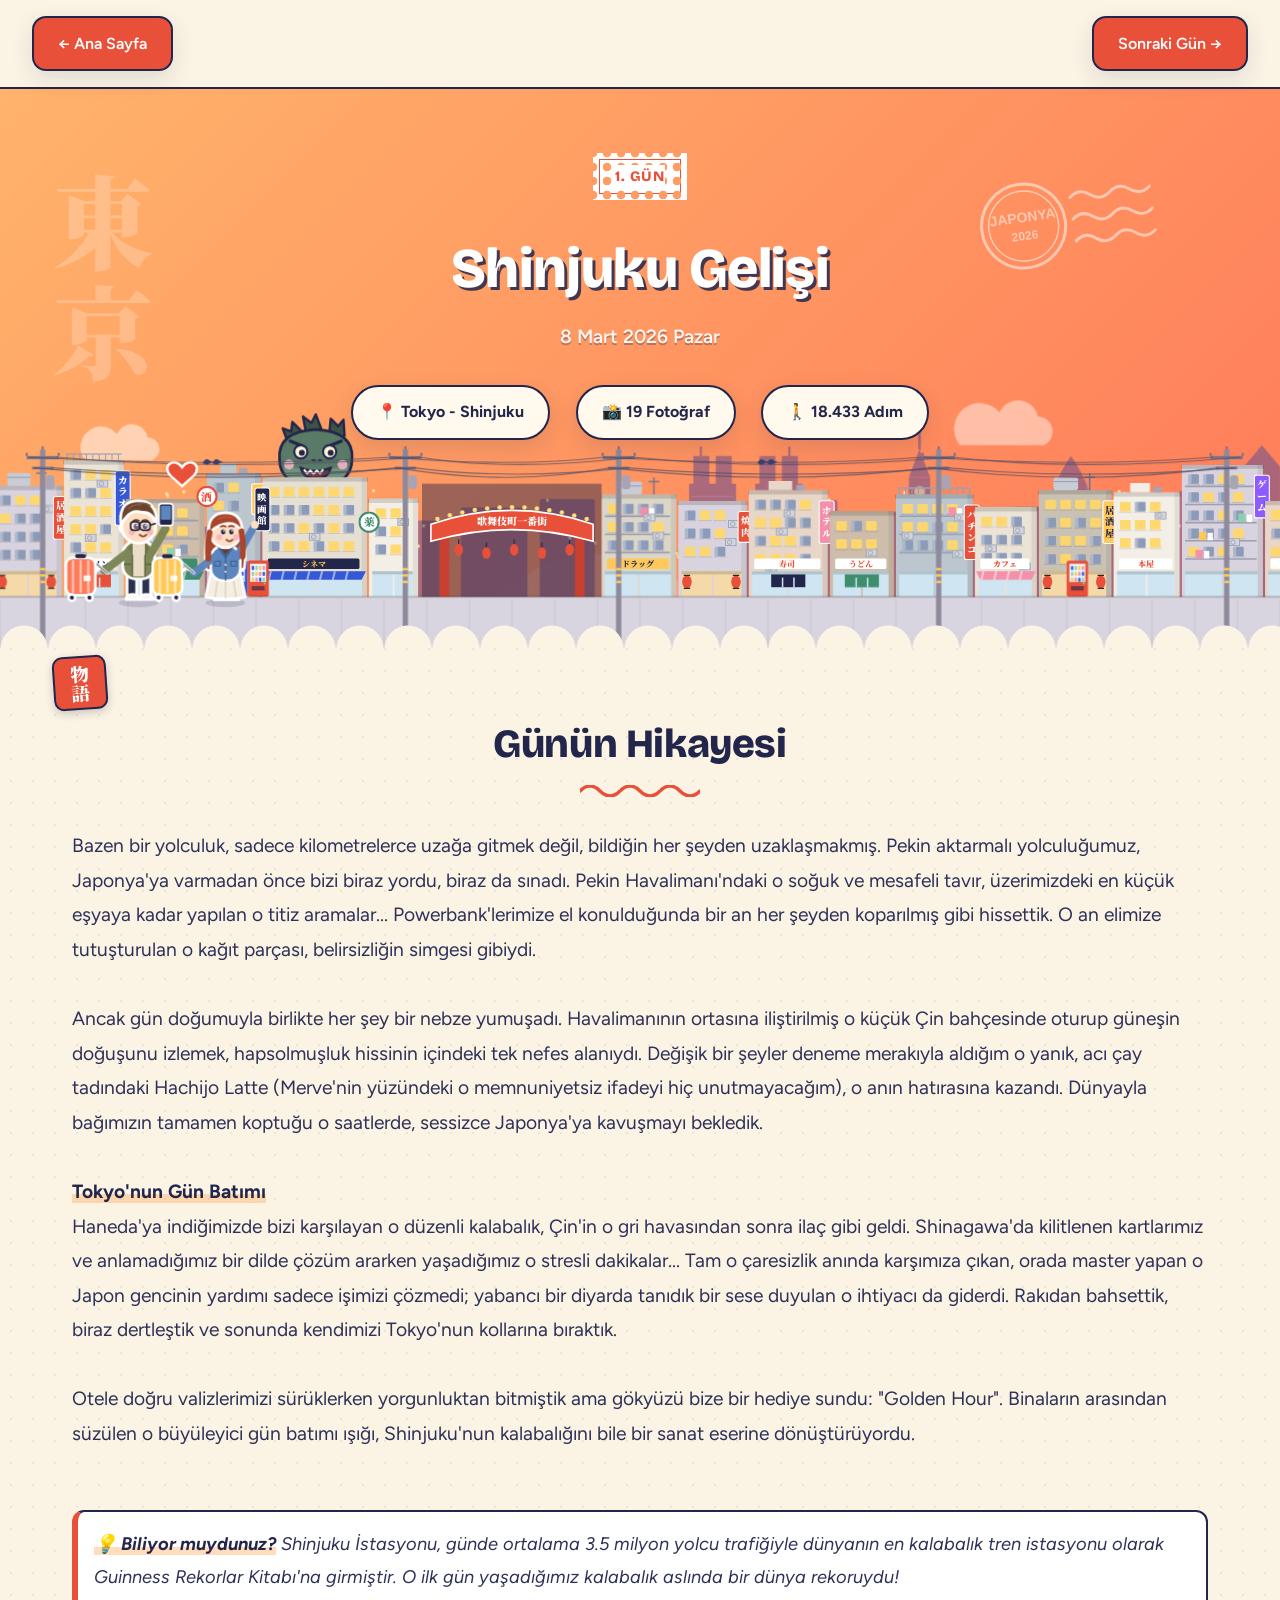
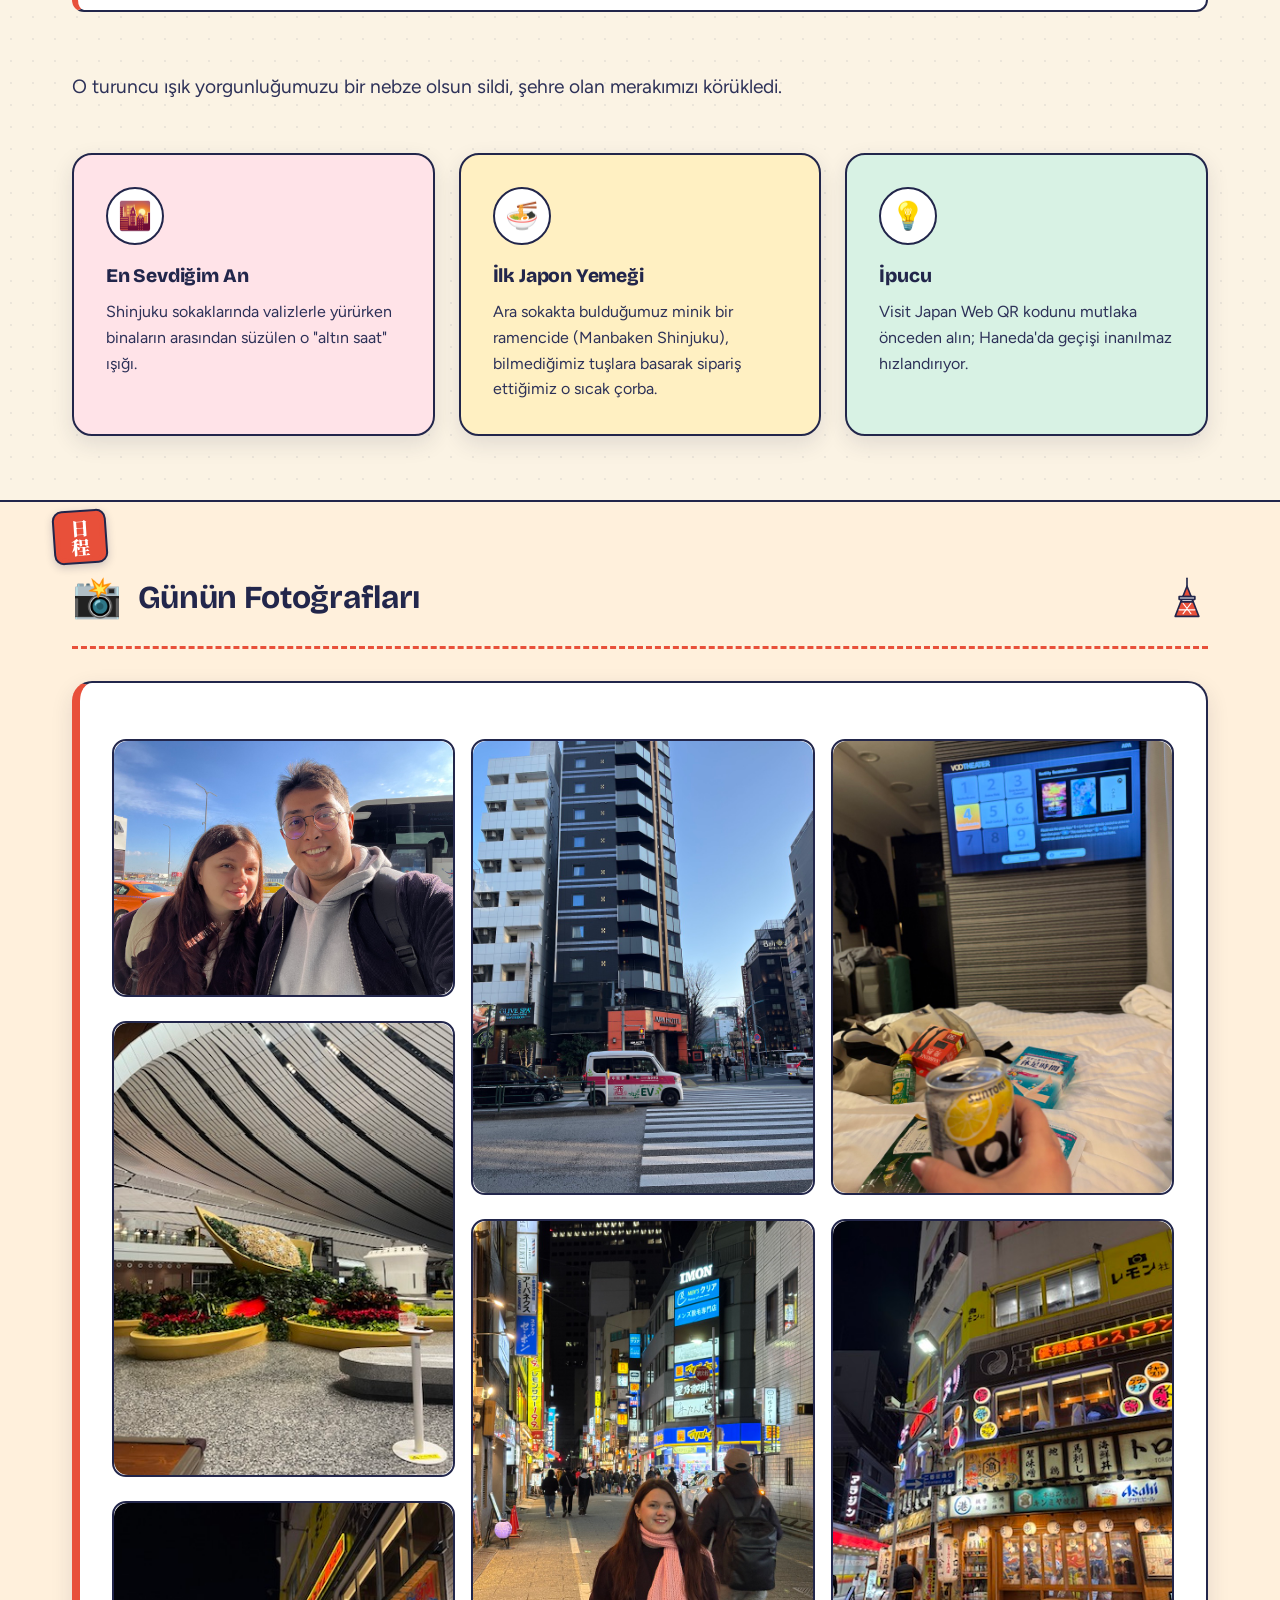
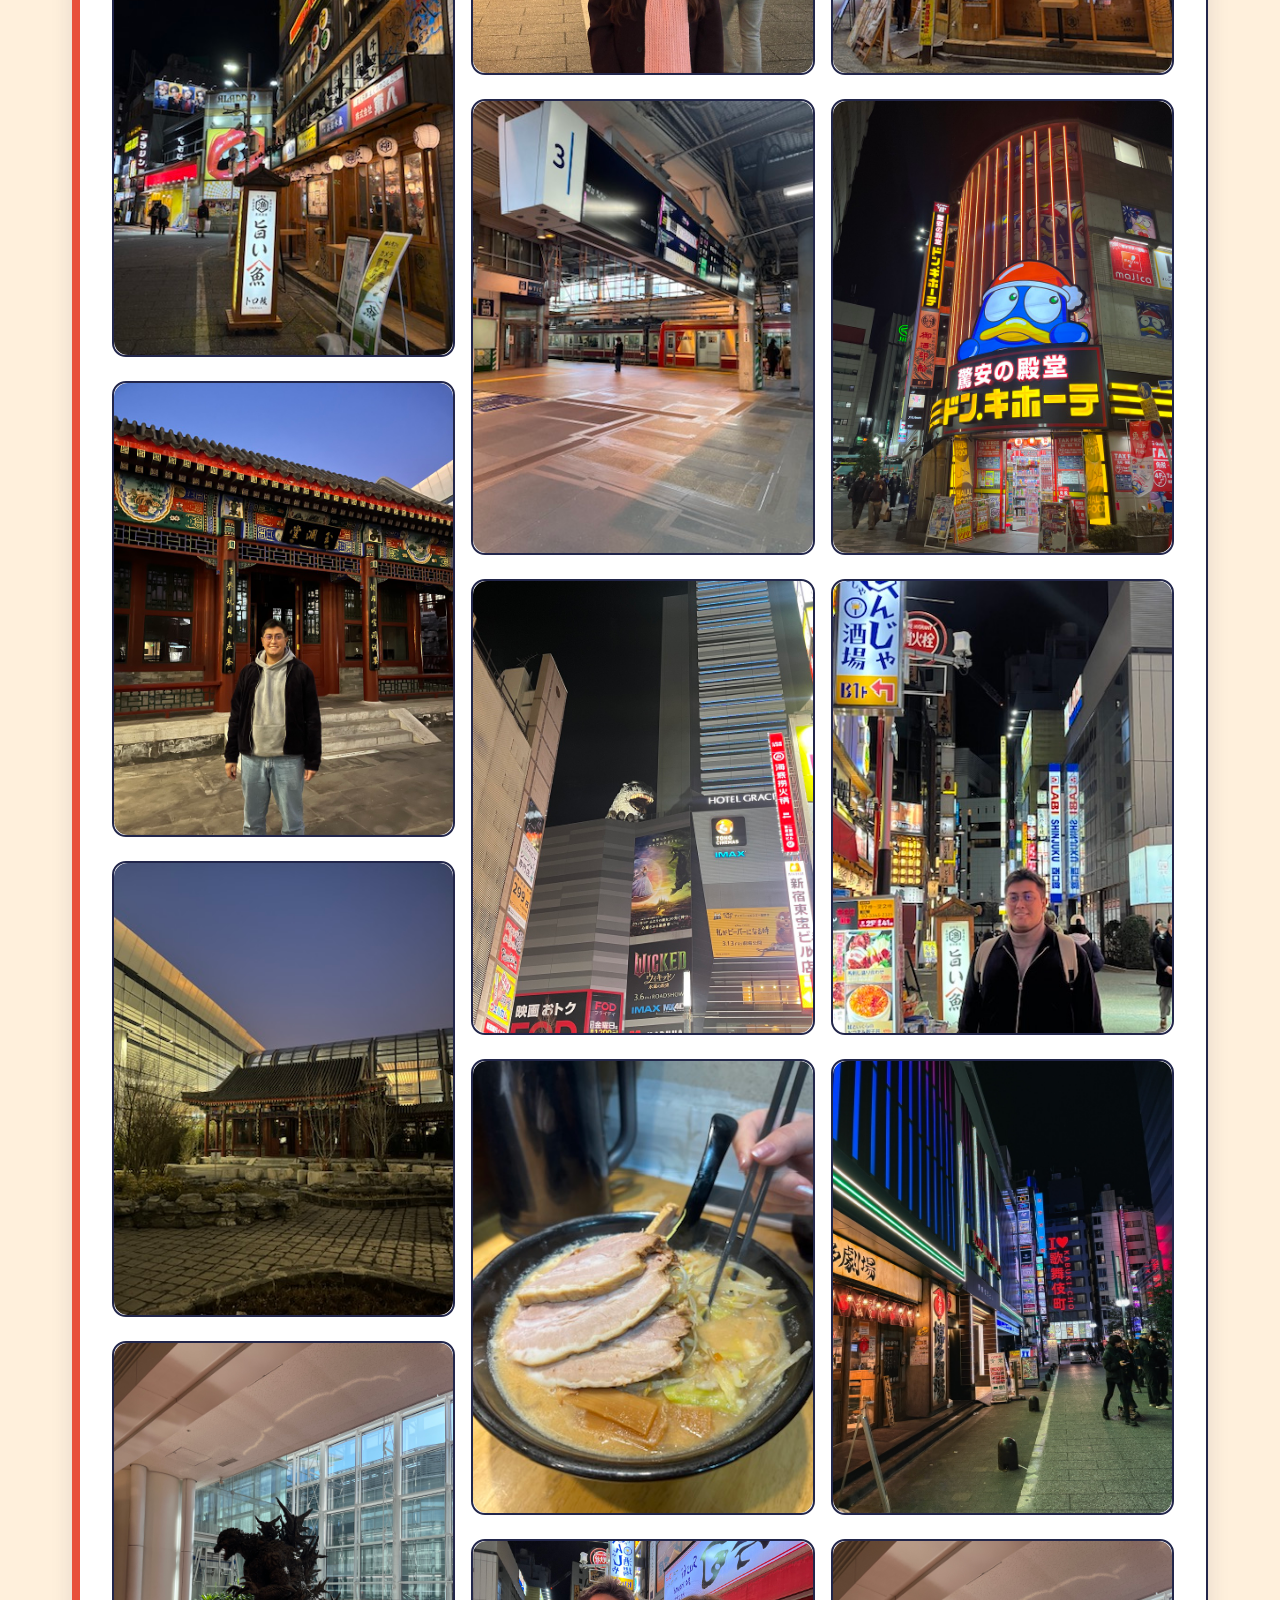
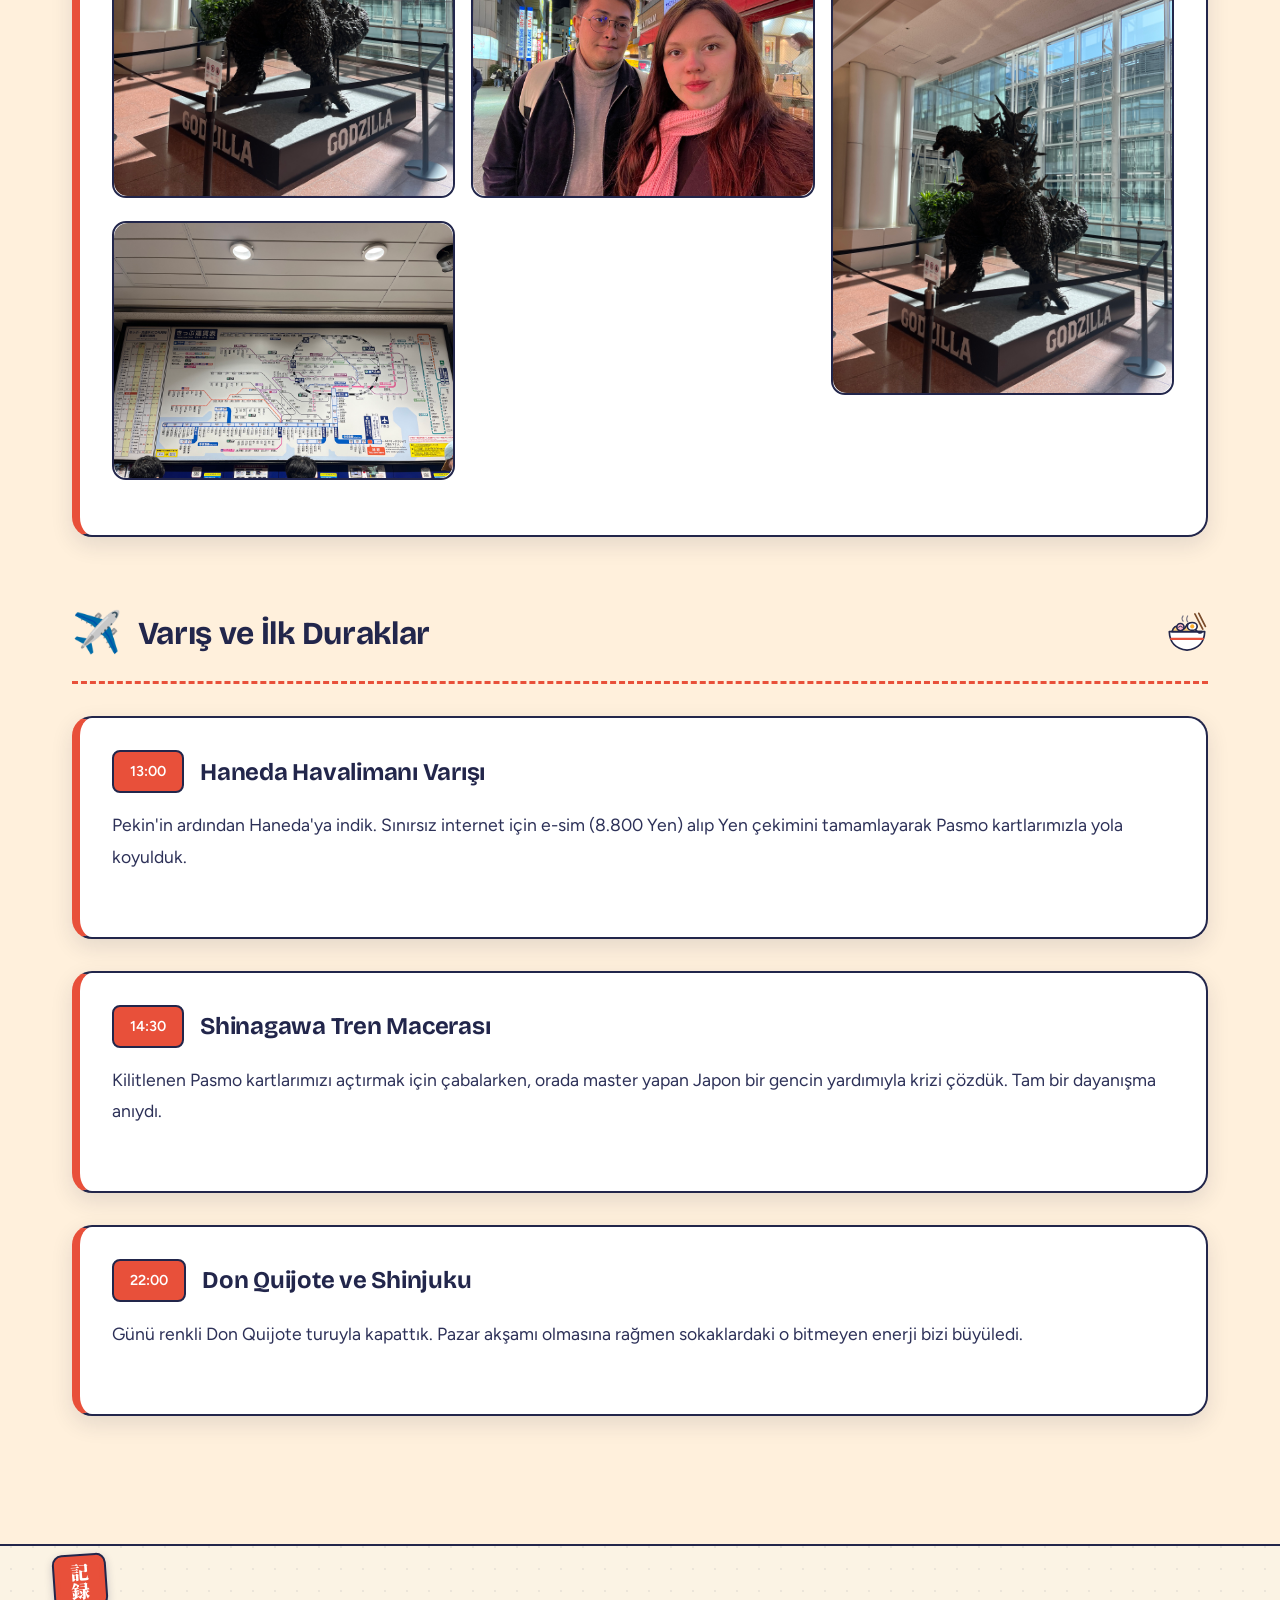
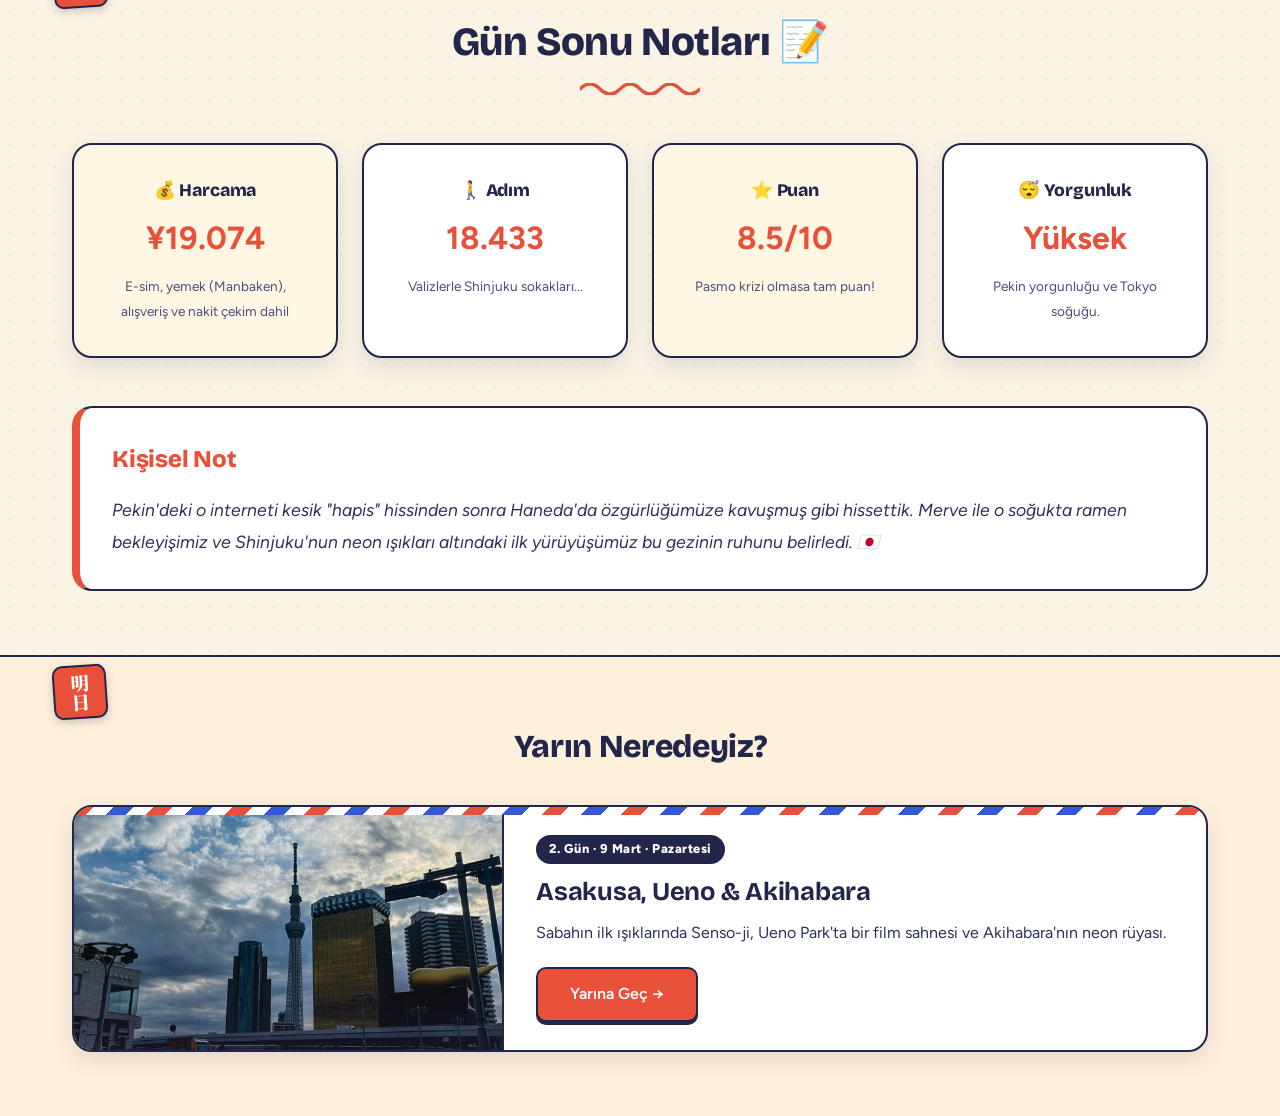
<file: days/day01.html>
<!DOCTYPE html>
<html lang="tr">
<head>
    <meta charset="UTF-8">
    <meta name="viewport" content="width=device-width, initial-scale=1.0">
    <title>1. Gün - Shinjuku Gelişi | Japonya 2026</title>
    <meta name="description" content="Pekin aktarmasından Tokyo'nun altın saatine: İlk günün yorgunluğu ve Shinjuku'nun büyüleyici ışıkları.">
    <link href="https://fonts.googleapis.com/css2?family=Yuji+Boku&family=Shippori+Mincho:wght@400;500;600;700;800&family=Zen+Antique&family=Inter:wght@300;400;600;700&display=swap" rel="stylesheet">
    <link href="https://fonts.googleapis.com/css2?family=Bricolage+Grotesque:opsz,wght@12..96,500;12..96,700;12..96,800&family=Figtree:wght@400;500;600;700&display=swap" rel="stylesheet">
    <link rel="stylesheet" href="../styles.css">
    <link rel="stylesheet" href="../gallery.css">
    <link rel="stylesheet" href="../responsive.css">
    <link rel="stylesheet" href="../theme.css">
    <link rel="stylesheet" href="../illustrated.css">
    <link rel="stylesheet" href="../decor.css?v=2">
    <script src="../decor.js?v=2" defer></script>
</head>
<body class="day-detail-page">
    
    <nav class="detail-nav">
        <a href="../index.html" class="btn-back">← Ana Sayfa</a>
        <div class="day-navigation">
            <a href="day02.html" class="btn-next">Sonraki Gün →</a>
        </div>
    </nav>

    <header class="day-hero" style="background: linear-gradient(135deg, #f3a683 0%, #f7d794 100%);">
        <div class="hero-overlay"></div>
        <div class="hero-content">
            <span class="day-label">1. Gün</span>
            <h1 class="day-title">Shinjuku Gelişi</h1>
            <p class="day-date">8 Mart 2026 Pazar</p>
            <div class="day-stats">
                <span class="stat">📍 Tokyo - Shinjuku</span>
                <span class="stat">📸 230 Fotoğraf</span>
                <span class="stat">🚶 18.433 Adım</span>
            </div>
        </div>
    </header>

    <section class="day-summary">
        <div class="container">
            <h2>Günün Hikayesi</h2>
            <p class="story-text">
                Bazen bir yolculuk, sadece kilometrelerce uzağa gitmek değil, bildiğin her şeyden uzaklaşmakmış. Pekin aktarmalı yolculuğumuz, Japonya'ya varmadan önce bizi biraz yordu, biraz da sınadı. Pekin Havalimanı'ndaki o soğuk ve mesafeli tavır, üzerimizdeki en küçük eşyaya kadar yapılan o titiz aramalar... Powerbank'lerimize el konulduğunda bir an her şeyden koparılmış gibi hissettik. O an elimize tutuşturulan o kağıt parçası, belirsizliğin simgesi gibiydi. <br><br>
                Ancak gün doğumuyla birlikte her şey bir nebze yumuşadı. Havalimanının ortasına iliştirilmiş o küçük Çin bahçesinde oturup güneşin doğuşunu izlemek, hapsolmuşluk hissinin içindeki tek nefes alanıydı. Değişik bir şeyler deneme merakıyla aldığım o yanık, acı çay tadındaki Hachijo Latte (Merve'nin yüzündeki o memnuniyetsiz ifadeyi hiç unutmayacağım), o anın hatırasına kazandı. Dünyayla bağımızın tamamen koptuğu o saatlerde, sessizce Japonya'ya kavuşmayı bekledik.<br><br>
                
                <strong>Tokyo'nun Gün Batımı</strong><br>
                Haneda'ya indiğimizde bizi karşılayan o düzenli kalabalık, Çin'in o gri havasından sonra ilaç gibi geldi. Shinagawa'da kilitlenen kartlarımız ve anlamadığımız bir dilde çözüm ararken yaşadığımız o stresli dakikalar... Tam o çaresizlik anında karşımıza çıkan, orada master yapan o Japon gencinin yardımı sadece işimizi çözmedi; yabancı bir diyarda tanıdık bir sese duyulan o ihtiyacı da giderdi. Rakıdan bahsettik, biraz dertleştik ve sonunda kendimizi Tokyo'nun kollarına bıraktık. <br><br>
                
                Otele doğru valizlerimizi sürüklerken yorgunluktan bitmiştik ama gökyüzü bize bir hediye sundu: "Golden Hour". Binaların arasından süzülen o büyüleyici gün batımı ışığı, Shinjuku'nun kalabalığını bile bir sanat eserine dönüştürüyordu. <br><br>
                
                <em style="display: block; padding: 1rem; background: rgba(255,255,255,0.05); border-left: 3px solid #f3a683; margin: 1.5rem 0; font-size: 0.95em;">
                    <strong>💡 Biliyor muydunuz?</strong> Shinjuku İstasyonu, günde ortalama 3.5 milyon yolcu trafiğiyle dünyanın en kalabalık tren istasyonu olarak Guinness Rekorlar Kitabı'na girmiştir. O ilk gün yaşadığımız kalabalık aslında bir dünya rekoruydu!
                </em><br>
                
                O turuncu ışık yorgunluğumuzu bir nebze olsun sildi, şehre olan merakımızı körükledi.
            </p>
            
            <div class="highlights-grid">
                <div class="highlight-box">
                    <div class="icon">🌇</div>
                    <h4>En Sevdiğim An</h4>
                    <p>Shinjuku sokaklarında valizlerle yürürken binaların arasından süzülen o "altın saat" ışığı.</p>
                </div>
                <div class="highlight-box">
                    <div class="icon">🍜</div>
                    <h4>İlk Japon Yemeği</h4>
                    <p>Ara sokakta bulduğumuz minik bir ramencide (Manbaken Shinjuku), bilmediğimiz tuşlara basarak sipariş ettiğimiz o sıcak çorba.</p>
                </div>
                <div class="highlight-box">
                    <div class="icon">💡</div>
                    <h4>İpucu</h4>
                    <p>Visit Japan Web QR kodunu mutlaka önceden alın; Haneda'da geçişi inanılmaz hızlandırıyor.</p>
                </div>
            </div>
        </div>
    </section>

    <section class="timeline-detailed">
        <div class="container">
            <div class="time-block">
                <h3 class="time-header">
                    <span class="time-icon">📸</span>
                    Günün Fotoğrafları
                </h3>
                <div class="activity-detail">
                    <div class="photo-gallery masonry" id="day01-all-photos"></div>
                </div>
            </div>

            <div class="time-block">
                <h3 class="time-header"><span class="time-icon">✈️</span> Varış ve İlk Duraklar</h3>
                <div class="activity-detail">
                    <div class="activity-header"><span class="time-badge">13:00</span><h4>Haneda Havalimanı Varışı</h4></div>
                    <p class="activity-story">Pekin'in ardından Haneda'ya indik. Sınırsız internet için e-sim (8.800 Yen) alıp Yen çekimini tamamlayarak Pasmo kartlarımızla yola koyulduk.</p>
                </div>
                <div class="activity-detail">
                    <div class="activity-header"><span class="time-badge">14:30</span><h4>Shinagawa Tren Macerası</h4></div>
                    <p class="activity-story">Kilitlenen Pasmo kartlarımızı açtırmak için çabalarken, orada master yapan Japon bir gencin yardımıyla krizi çözdük. Tam bir dayanışma anıydı.</p>
                </div>
                <div class="activity-detail">
                    <div class="activity-header"><span class="time-badge">22:00</span><h4>Don Quijote ve Shinjuku</h4></div>
                    <p class="activity-story">Günü renkli Don Quijote turuyla kapattık. Pazar akşamı olmasına rağmen sokaklardaki o bitmeyen enerji bizi büyüledi.</p>
                </div>
            </div>
        </div>
    </section>

    <section class="day-notes">
        <div class="container">
            <h2>Gün Sonu Notları 📝</h2>
            <div class="notes-grid">
                <div class="note-card">
                    <h4>💰 Harcama</h4>
                    <p>¥19.074</p>
                    <small>E-sim, yemek (Manbaken), alışveriş ve nakit çekim dahil</small>
                </div>
                <div class="note-card">
                    <h4>🚶 Adım</h4>
                    <p>18.433</p>
                    <small>Valizlerle Shinjuku sokakları...</small>
                </div>
                <div class="note-card">
                    <h4>⭐ Puan</h4>
                    <p>8.5/10</p>
                    <small>Pasmo krizi olmasa tam puan!</small>
                </div>
                <div class="note-card">
                    <h4>😴 Yorgunluk</h4>
                    <p>Yüksek</p>
                    <small>Pekin yorgunluğu ve Tokyo soğuğu.</small>
                </div>
            </div>
            
            <div class="personal-note">
                <h4>Kişisel Not</h4>
                <p>
                    Pekin'deki o interneti kesik "hapis" hissinden sonra Haneda'da özgürlüğümüze kavuşmuş gibi hissettik. 
                    Merve ile o soğukta ramen bekleyişimiz ve Shinjuku'nun neon ışıkları altındaki ilk yürüyüşümüz bu gezinin ruhunu belirledi. 🇯🇵
                </p>
            </div>
        </div>
    </section>

    <section class="next-day-preview">
        <div class="container">
            <h3>Yarın Neredeyiz?</h3>
            <a href="day02.html" class="next-day-card">
                <div class="next-day-image"><img src="../photos/previews/day02.jpg" alt="Asakusa, Ueno &amp; Akihabara" loading="lazy" onerror="this.remove()"></div>
                <div class="next-day-content">
                    <span class="next-label">2. Gün · 9 Mart · Pazartesi</span>
                    <h4>Asakusa, Ueno & Akihabara</h4>
                    <p>Sabahın ilk ışıklarında Senso-ji, Ueno Park'ta bir film sahnesi ve Akihabara'nın neon rüyası.</p>
                    <span class="btn-next-day">Yarına Geç →</span>
                </div>
            </a>
        </div>
    </section>

    <div id="lightbox" class="lightbox" onclick="closeLightbox()">
        <span class="lightbox-close">&times;</span>
        <img class="lightbox-content" id="lightbox-img">
        <div class="lightbox-caption" id="lightbox-caption"></div>
        <button class="lightbox-nav prev" onclick="event.stopPropagation(); navigateLightbox(-1)">‹</button>
        <button class="lightbox-nav next" onclick="event.stopPropagation(); navigateLightbox(1)">›</button>
    </div>

    <script src="../lightbox.js"></script>
    <script src="../photos/manifest.js"></script>
    <script src="../auto-loader.js"></script>
    <script>
        // Fotoğrafları yükle - hata olursa sessizce devam et
        (function() {
            try {
                loadAllPhotos('day01', 'day01-all-photos');
            } catch(e) {
                console.log('day01 photos not yet loaded');
            }
        })();
    </script>
</body>
</html>
</file>
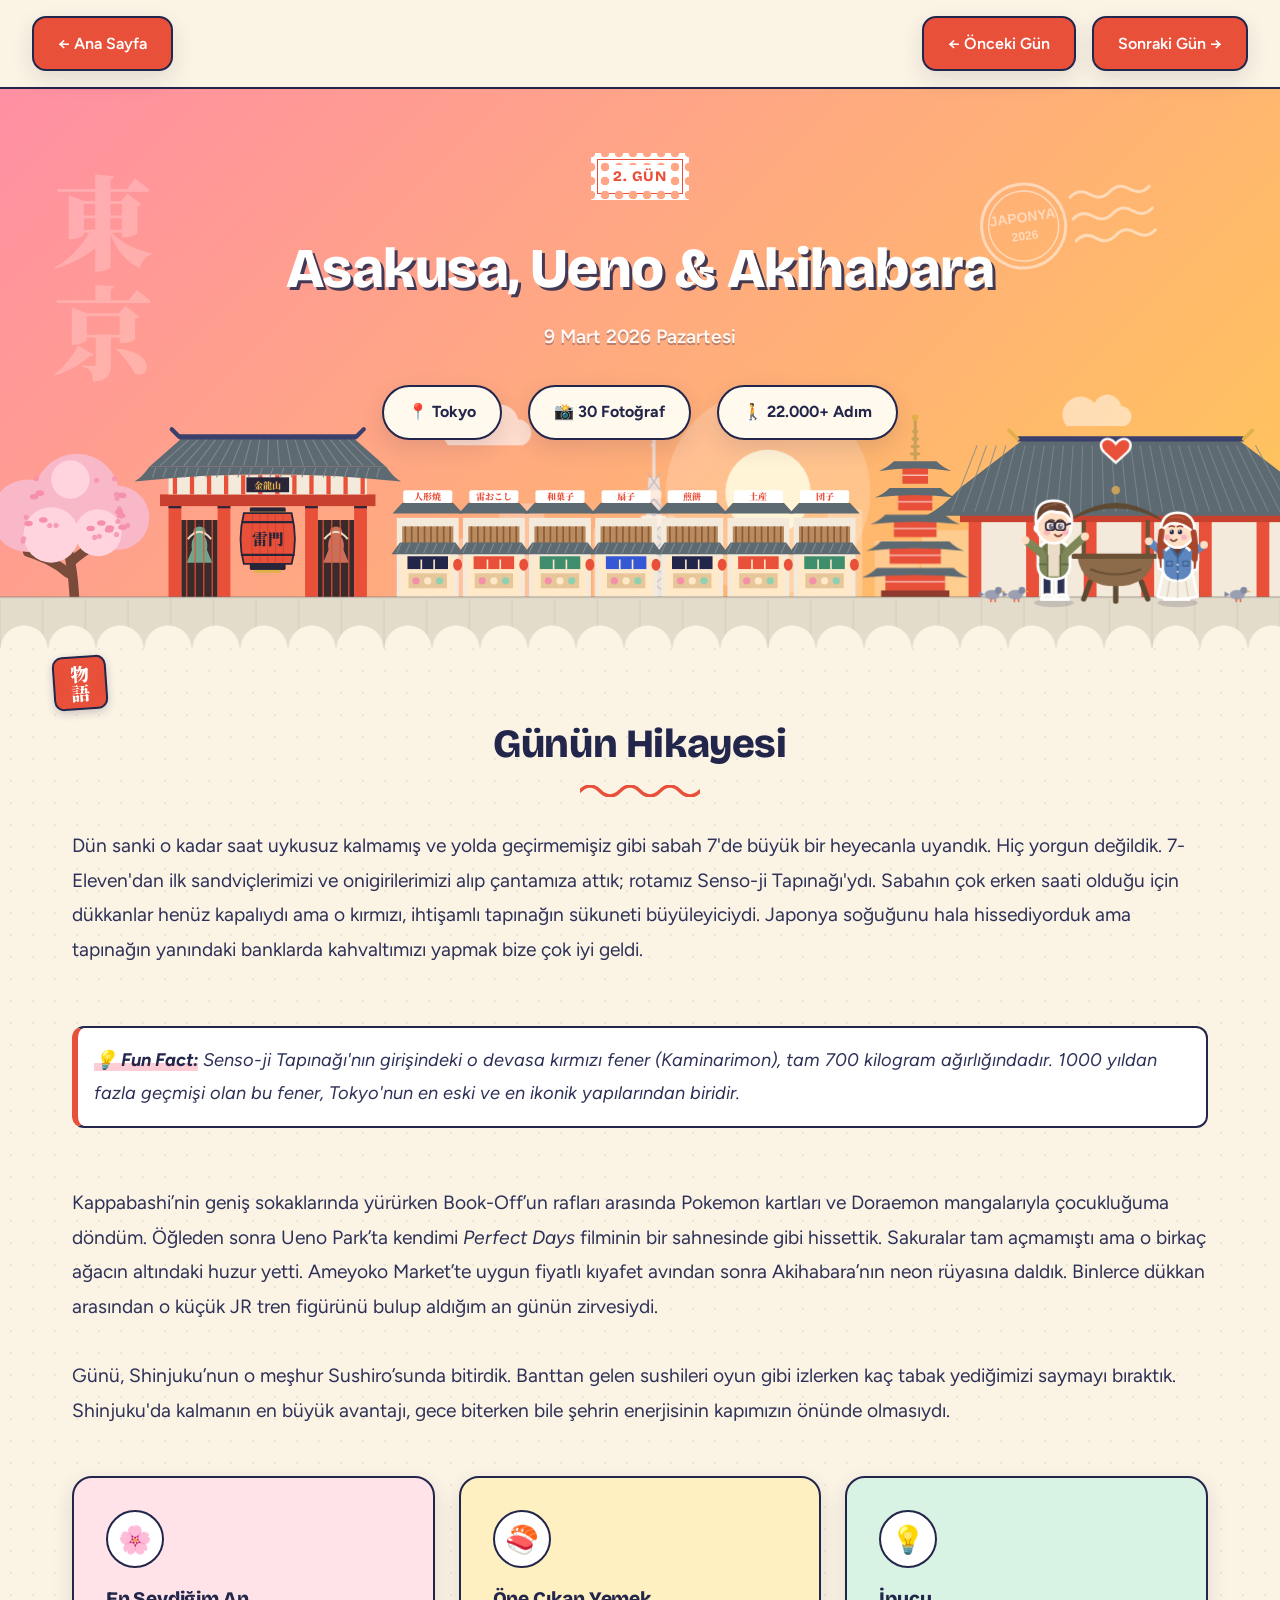
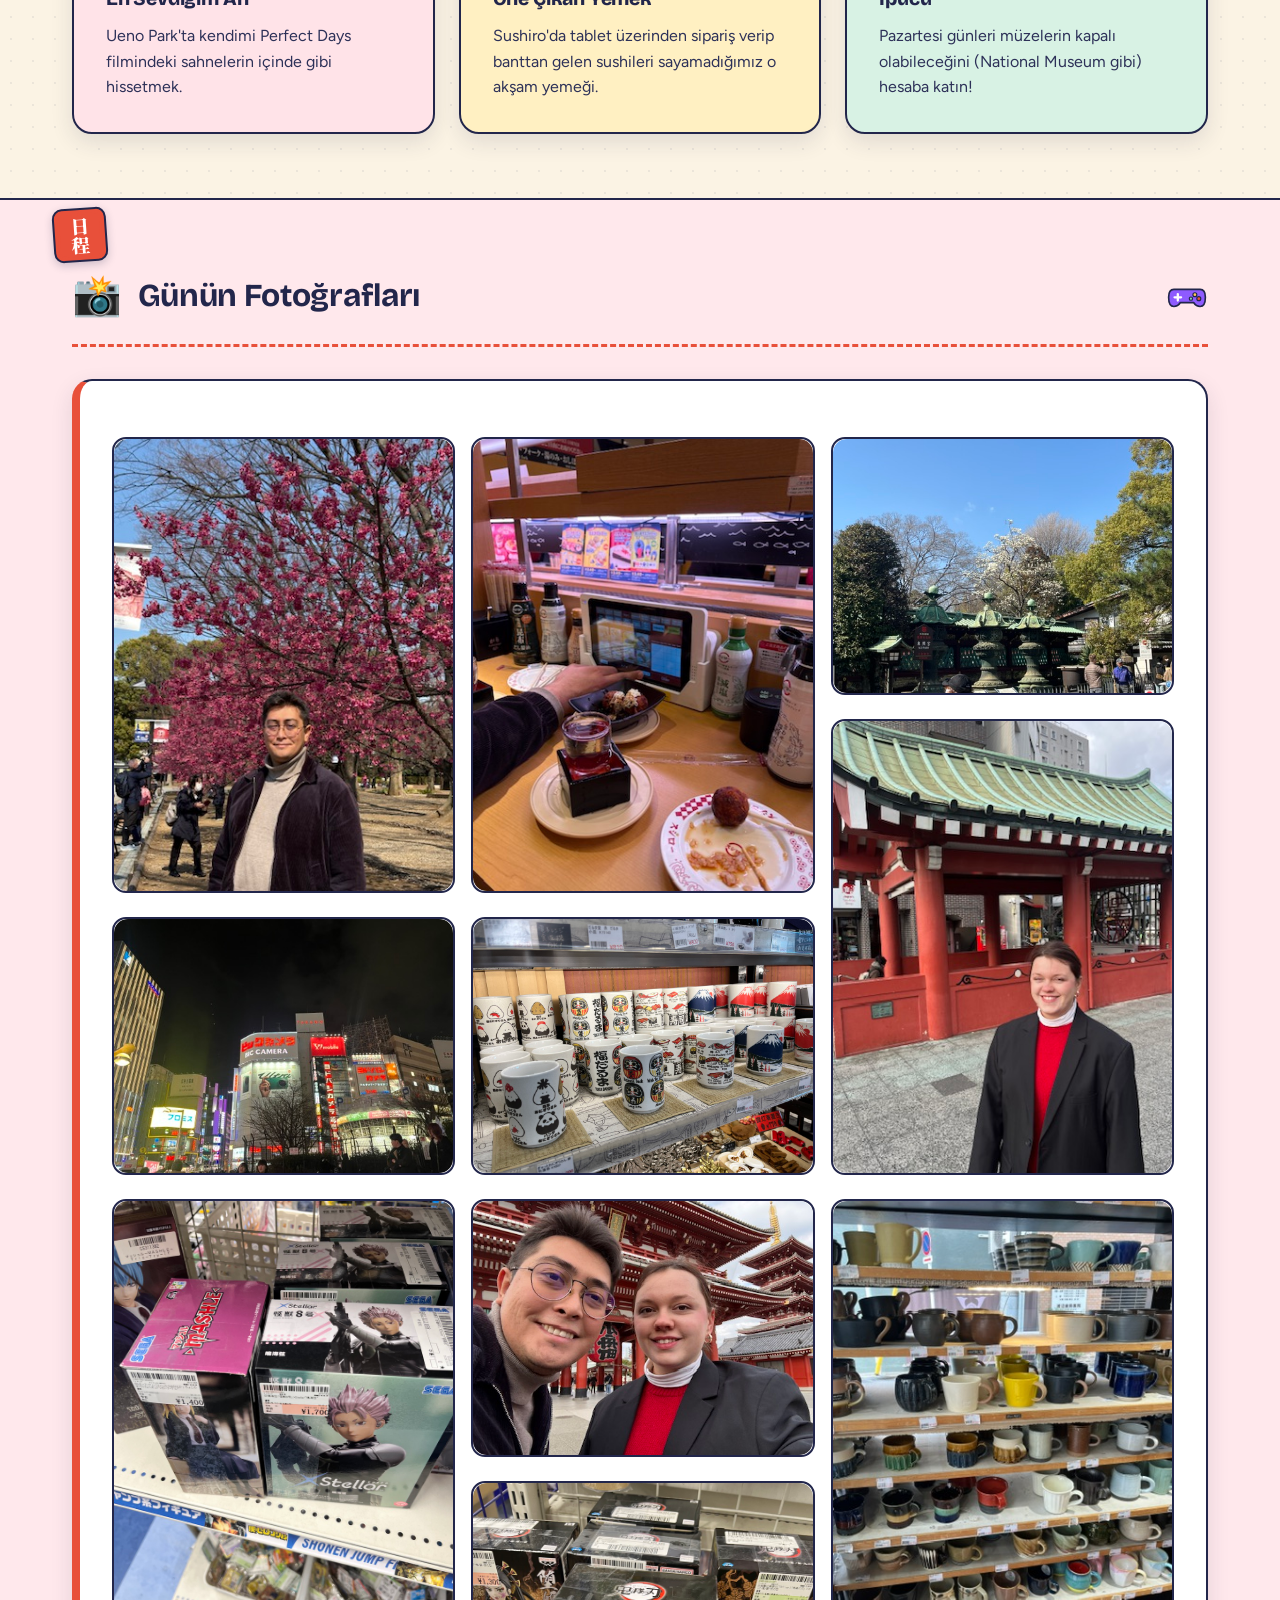
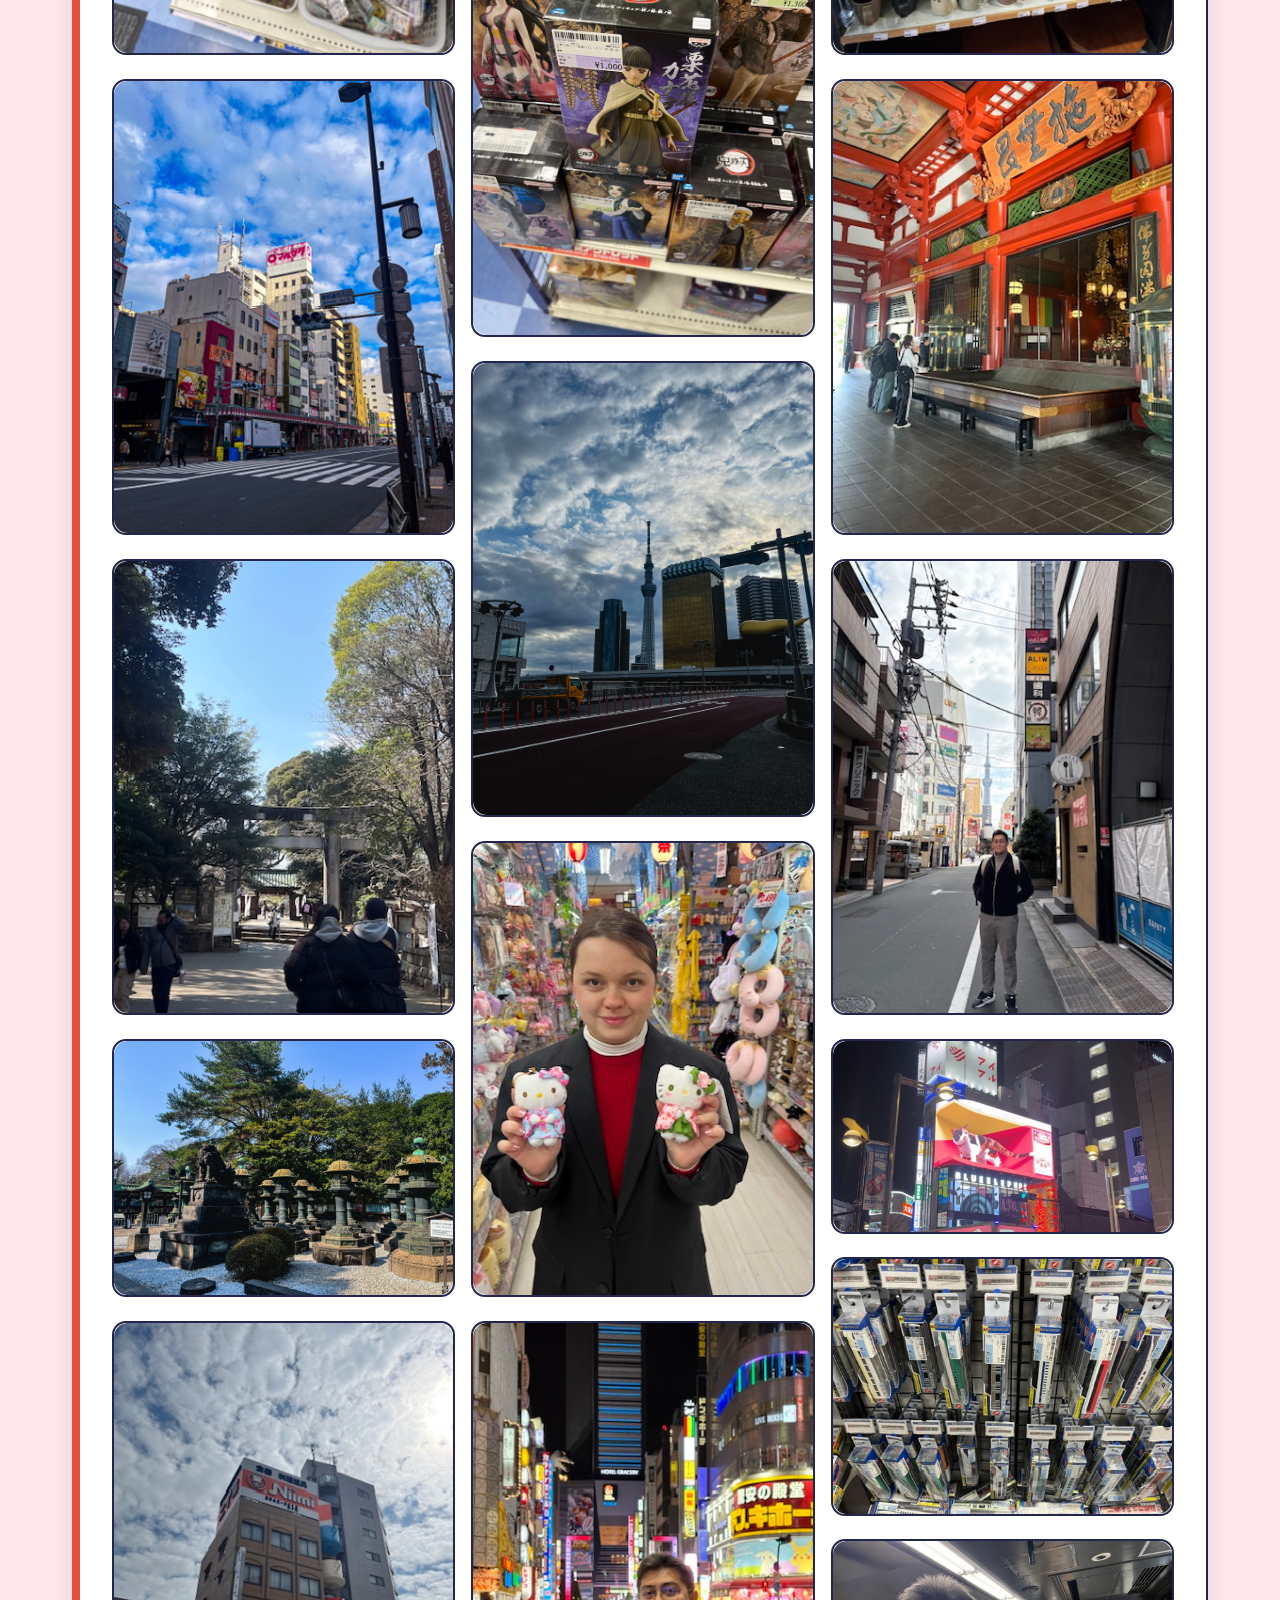
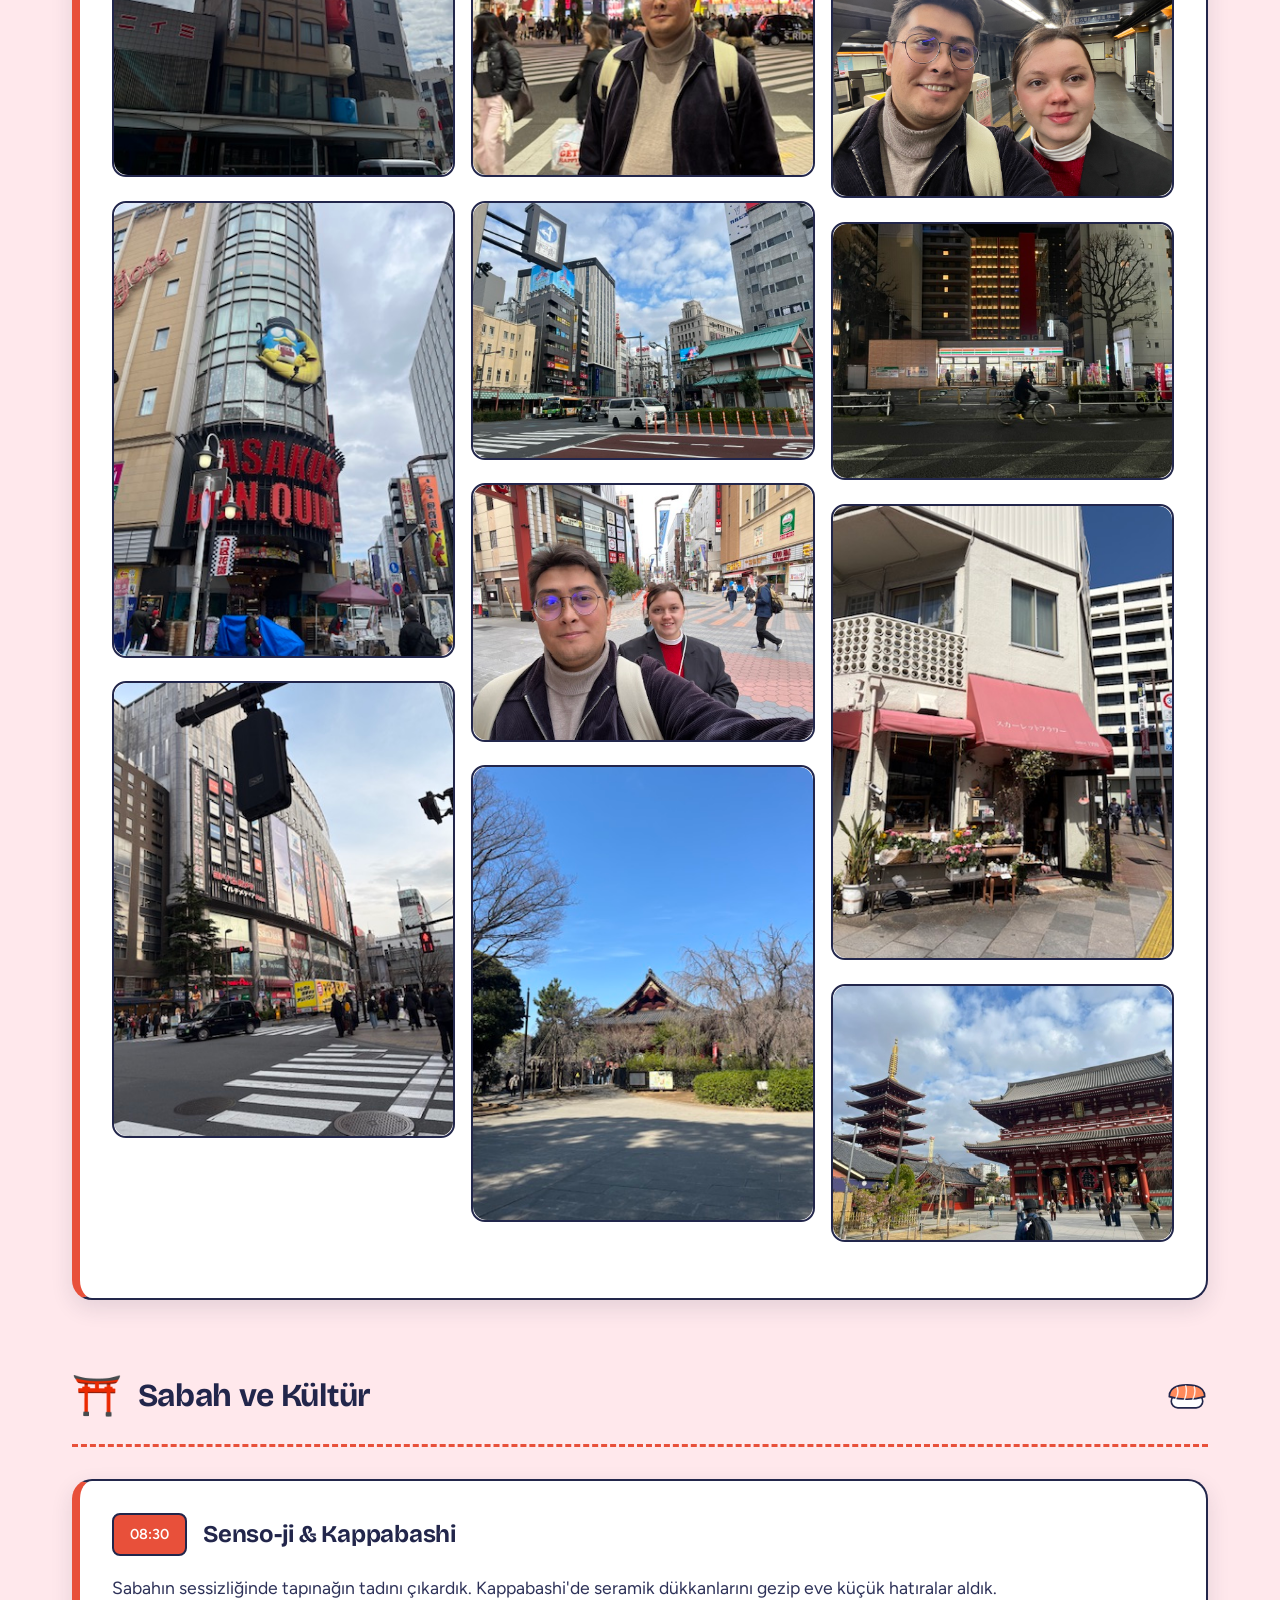
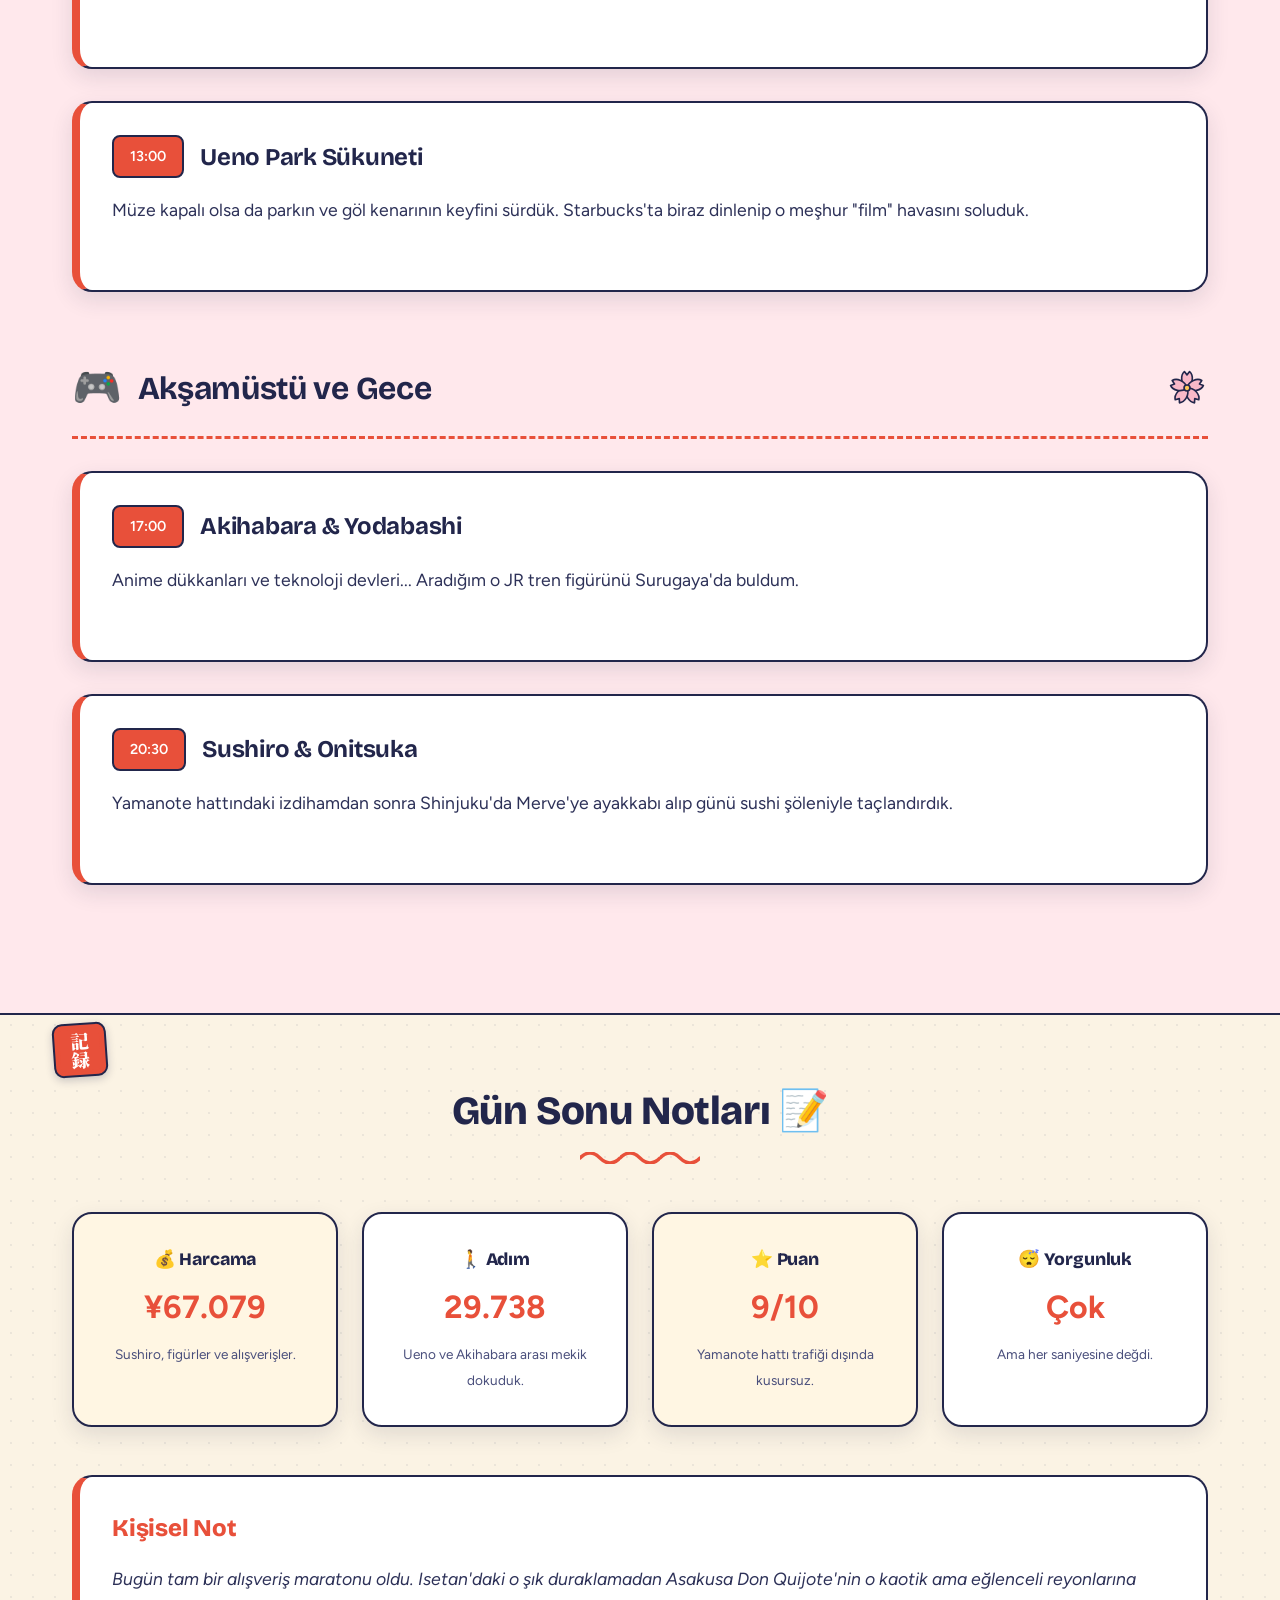
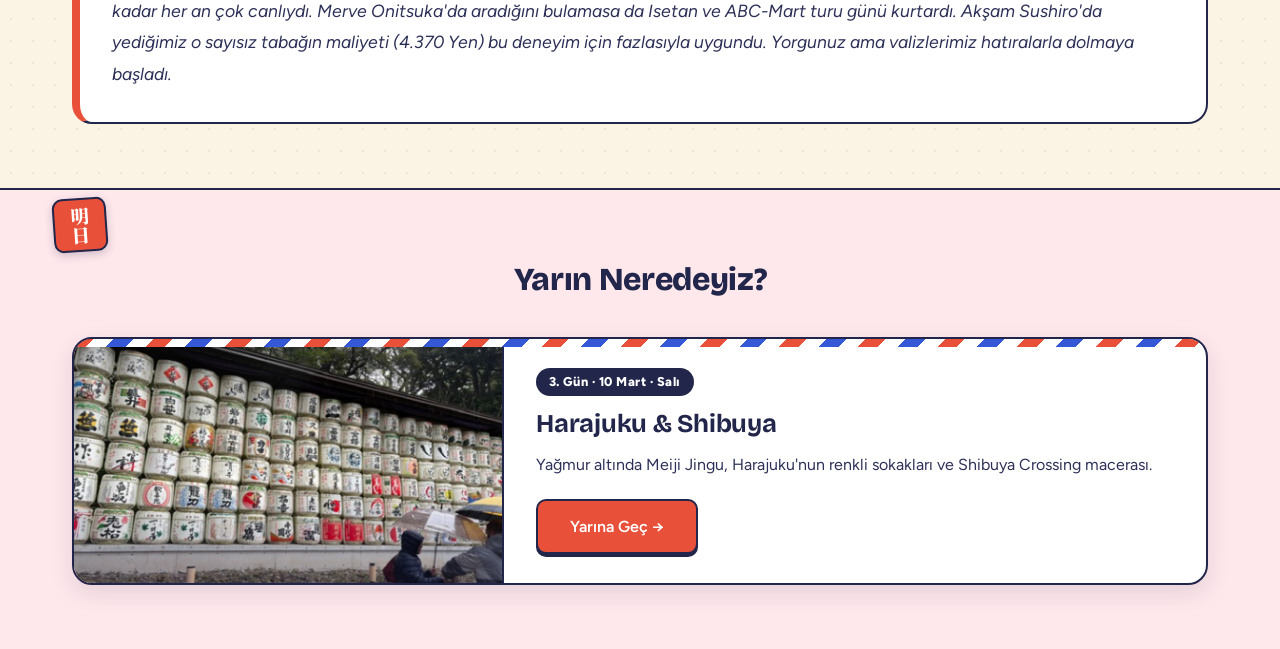
<file: days/day02.html>
<!DOCTYPE html>
<html lang="tr">
<head>
    <meta charset="UTF-8">
    <meta name="viewport" content="width=device-width, initial-scale=1.0">
    <title>2. Gün - Asakusa, Ueno & Akihabara | Japonya 2026</title>
    <meta name="description" content="Sabahın ilk ışıklarında Senso-ji, Ueno Park'ta bir film sahnesi ve Akihabara'nın neon rüyası.">
    <link href="https://fonts.googleapis.com/css2?family=Yuji+Boku&family=Shippori+Mincho:wght@400;500;600;700;800&family=Zen+Antique&family=Inter:wght@300;400;600;700&display=swap" rel="stylesheet">
    <link href="https://fonts.googleapis.com/css2?family=Bricolage+Grotesque:opsz,wght@12..96,500;12..96,700;12..96,800&family=Figtree:wght@400;500;600;700&display=swap" rel="stylesheet">
    <link rel="stylesheet" href="../styles.css">
    <link rel="stylesheet" href="../gallery.css">
    <link rel="stylesheet" href="../responsive.css">
    <link rel="stylesheet" href="../theme.css">
    <link rel="stylesheet" href="../illustrated.css">
    <link rel="stylesheet" href="../decor.css?v=2">
    <script src="../decor.js?v=2" defer></script>
</head>
<body class="day-detail-page">
    
    <nav class="detail-nav">
        <a href="../index.html" class="btn-back">← Ana Sayfa</a>
        <div class="day-navigation">
            <a href="day01.html" class="btn-back">← Önceki Gün</a>
            <a href="day03.html" class="btn-next">Sonraki Gün →</a>
        </div>
    </nav>

    <header class="day-hero" style="background: linear-gradient(135deg, #e66767 0%, #303952 100%);">
        <div class="hero-overlay"></div>
        <div class="hero-content">
            <span class="day-label">2. Gün</span>
            <h1 class="day-title">Asakusa, Ueno & Akihabara</h1>
            <p class="day-date">9 Mart 2026 Pazartesi</p>
            <div class="day-stats">
                <span class="stat">📍 Tokyo</span>
                <span class="stat">📸 20 Fotoğraf</span>
                <span class="stat">🚶 22.000+ Adım</span>
            </div>
        </div>
    </header>

    <section class="day-summary">
        <div class="container">
            <h2>Günün Hikayesi</h2>
            <p class="story-text">
                Dün sanki o kadar saat uykusuz kalmamış ve yolda geçirmemişiz gibi sabah 7'de büyük bir heyecanla uyandık. Hiç yorgun değildik. 7-Eleven'dan ilk sandviçlerimizi ve onigirilerimizi alıp çantamıza attık; rotamız Senso-ji Tapınağı'ydı. Sabahın çok erken saati olduğu için dükkanlar henüz kapalıydı ama o kırmızı, ihtişamlı tapınağın sükuneti büyüleyiciydi. Japonya soğuğunu hala hissediyorduk ama tapınağın yanındaki banklarda kahvaltımızı yapmak bize çok iyi geldi. <br><br>
                <em style="display: block; padding: 1rem; background: rgba(255,255,255,0.05); border-left: 3px solid #e66767; margin: 1.5rem 0; font-size: 0.95em;">
    <strong>💡 Fun Fact:</strong> Senso-ji Tapınağı'nın girişindeki o devasa kırmızı fener (Kaminarimon), tam 700 kilogram ağırlığındadır. 1000 yıldan fazla geçmişi olan bu fener, Tokyo'nun en eski ve en ikonik yapılarından biridir.
</em><br>
                
                Kappabashi’nin geniş sokaklarında yürürken Book-Off’un rafları arasında Pokemon kartları ve Doraemon mangalarıyla çocukluğuma döndüm. Öğleden sonra Ueno Park’ta kendimi <i>Perfect Days</i> filminin bir sahnesinde gibi hissettik. Sakuralar tam açmamıştı ama o birkaç ağacın altındaki huzur yetti. Ameyoko Market’te uygun fiyatlı kıyafet avından sonra Akihabara’nın neon rüyasına daldık. Binlerce dükkan arasından o küçük JR tren figürünü bulup aldığım an günün zirvesiydi. <br><br>
                Günü, Shinjuku’nun o meşhur Sushiro’sunda bitirdik. Banttan gelen sushileri oyun gibi izlerken kaç tabak yediğimizi saymayı bıraktık. Shinjuku'da kalmanın en büyük avantajı, gece biterken bile şehrin enerjisinin kapımızın önünde olmasıydı.
            </p>
            
            <div class="highlights-grid">
                <div class="highlight-box">
                    <div class="icon">🌸</div>
                    <h4>En Sevdiğim An</h4>
                    <p>Ueno Park'ta kendimi Perfect Days filmindeki sahnelerin içinde gibi hissetmek.</p>
                </div>
                <div class="highlight-box">
                    <div class="icon">🍣</div>
                    <h4>Öne Çıkan Yemek</h4>
                    <p>Sushiro'da tablet üzerinden sipariş verip banttan gelen sushileri sayamadığımız o akşam yemeği.</p>
                </div>
                <div class="highlight-box">
                    <div class="icon">💡</div>
                    <h4>İpucu</h4>
                    <p>Pazartesi günleri müzelerin kapalı olabileceğini (National Museum gibi) hesaba katın!</p>
                </div>
            </div>
        </div>
    </section>

    <section class="timeline-detailed">
        <div class="container">
            <div class="time-block">
                <h3 class="time-header">
                    <span class="time-icon">📸</span>
                    Günün Fotoğrafları
                </h3>
                <div class="activity-detail">
                    <div class="photo-gallery masonry" id="day02-all-photos">
                        </div>
                </div>
            </div>

            <div class="time-block">
                <h3 class="time-header"><span class="time-icon">⛩️</span> Sabah ve Kültür</h3>
                <div class="activity-detail">
                    <div class="activity-header"><span class="time-badge">08:30</span><h4>Senso-ji & Kappabashi</h4></div>
                    <p class="activity-story">Sabahın sessizliğinde tapınağın tadını çıkardık. Kappabashi'de seramik dükkanlarını gezip eve küçük hatıralar aldık.</p>
                </div>
                <div class="activity-detail">
                    <div class="activity-header"><span class="time-badge">13:00</span><h4>Ueno Park Sükuneti</h4></div>
                    <p class="activity-story">Müze kapalı olsa da parkın ve göl kenarının keyfini sürdük. Starbucks'ta biraz dinlenip o meşhur "film" havasını soluduk.</p>
                </div>
            </div>

            <div class="time-block">
                <h3 class="time-header"><span class="time-icon">🎮</span> Akşamüstü ve Gece</h3>
                <div class="activity-detail">
                    <div class="activity-header"><span class="time-badge">17:00</span><h4>Akihabara & Yodabashi</h4></div>
                    <p class="activity-story">Anime dükkanları ve teknoloji devleri... Aradığım o JR tren figürünü Surugaya'da buldum.</p>
                </div>
                <div class="activity-detail">
                    <div class="activity-header"><span class="time-badge">20:30</span><h4>Sushiro & Onitsuka</h4></div>
                    <p class="activity-story">Yamanote hattındaki izdihamdan sonra Shinjuku'da Merve'ye ayakkabı alıp günü sushi şöleniyle taçlandırdık.</p>
                </div>
            </div>
        </div>
    </section>

    <section class="day-notes">
        <div class="container">
            <h2>Gün Sonu Notları 📝</h2>
            <div class="notes-grid">
                <div class="note-card">
                    <h4>💰 Harcama</h4>
                    <p>¥67.079</p>
                    <small>Sushiro, figürler ve alışverişler.</small>
                </div>
                <div class="note-card">
                    <h4>🚶 Adım</h4>
                    <p>29.738</p>
                    <small>Ueno ve Akihabara arası mekik dokuduk.</small>
                </div>
                <div class="note-card">
                    <h4>⭐ Puan</h4>
                    <p>9/10</p>
                    <small>Yamanote hattı trafiği dışında kusursuz.</small>
                </div>
                <div class="note-card">
                    <h4>😴 Yorgunluk</h4>
                    <p>Çok</p>
                    <small>Ama her saniyesine değdi.</small>
                </div>
            </div>
            <div class="personal-note">
                <h4>Kişisel Not</h4>
                <p>Bugün tam bir alışveriş maratonu oldu. Isetan'daki o şık duraklamadan Asakusa Don Quijote'nin o kaotik ama eğlenceli reyonlarına kadar her an çok canlıydı. Merve Onitsuka'da aradığını bulamasa da Isetan ve ABC-Mart turu günü kurtardı. Akşam Sushiro'da yediğimiz o sayısız tabağın maliyeti (4.370 Yen) bu deneyim için fazlasıyla uygundu. Yorgunuz ama valizlerimiz hatıralarla dolmaya başladı.</p>
            </div>
        </div>
    </section>

    <section class="next-day-preview">
        <div class="container">
            <h3>Yarın Neredeyiz?</h3>
            <a href="day03.html" class="next-day-card">
                <div class="next-day-image"><img src="../photos/previews/day03.jpg" alt="Harajuku &amp; Shibuya" loading="lazy" onerror="this.remove()"></div>
                <div class="next-day-content">
                    <span class="next-label">3. Gün · 10 Mart · Salı</span>
                    <h4>Harajuku & Shibuya</h4>
                    <p>Yağmur altında Meiji Jingu, Harajuku'nun renkli sokakları ve Shibuya Crossing macerası.</p>
                    <span class="btn-next-day">Yarına Geç →</span>
                </div>
            </a>
        </div>
    </section>

    <script src="../lightbox.js"></script>
    <script src="../photos/manifest.js"></script>
    <script src="../auto-loader.js"></script>
    <script>
        // Fotoğrafları yükle - hata olursa sessizce devam et
        (function() {
            try {
                loadAllPhotos('day02', 'day02-all-photos');
            } catch(e) {
                console.log('day02 photos not yet loaded');
            }
        })();
    </script>
</body>
</html>
</file>
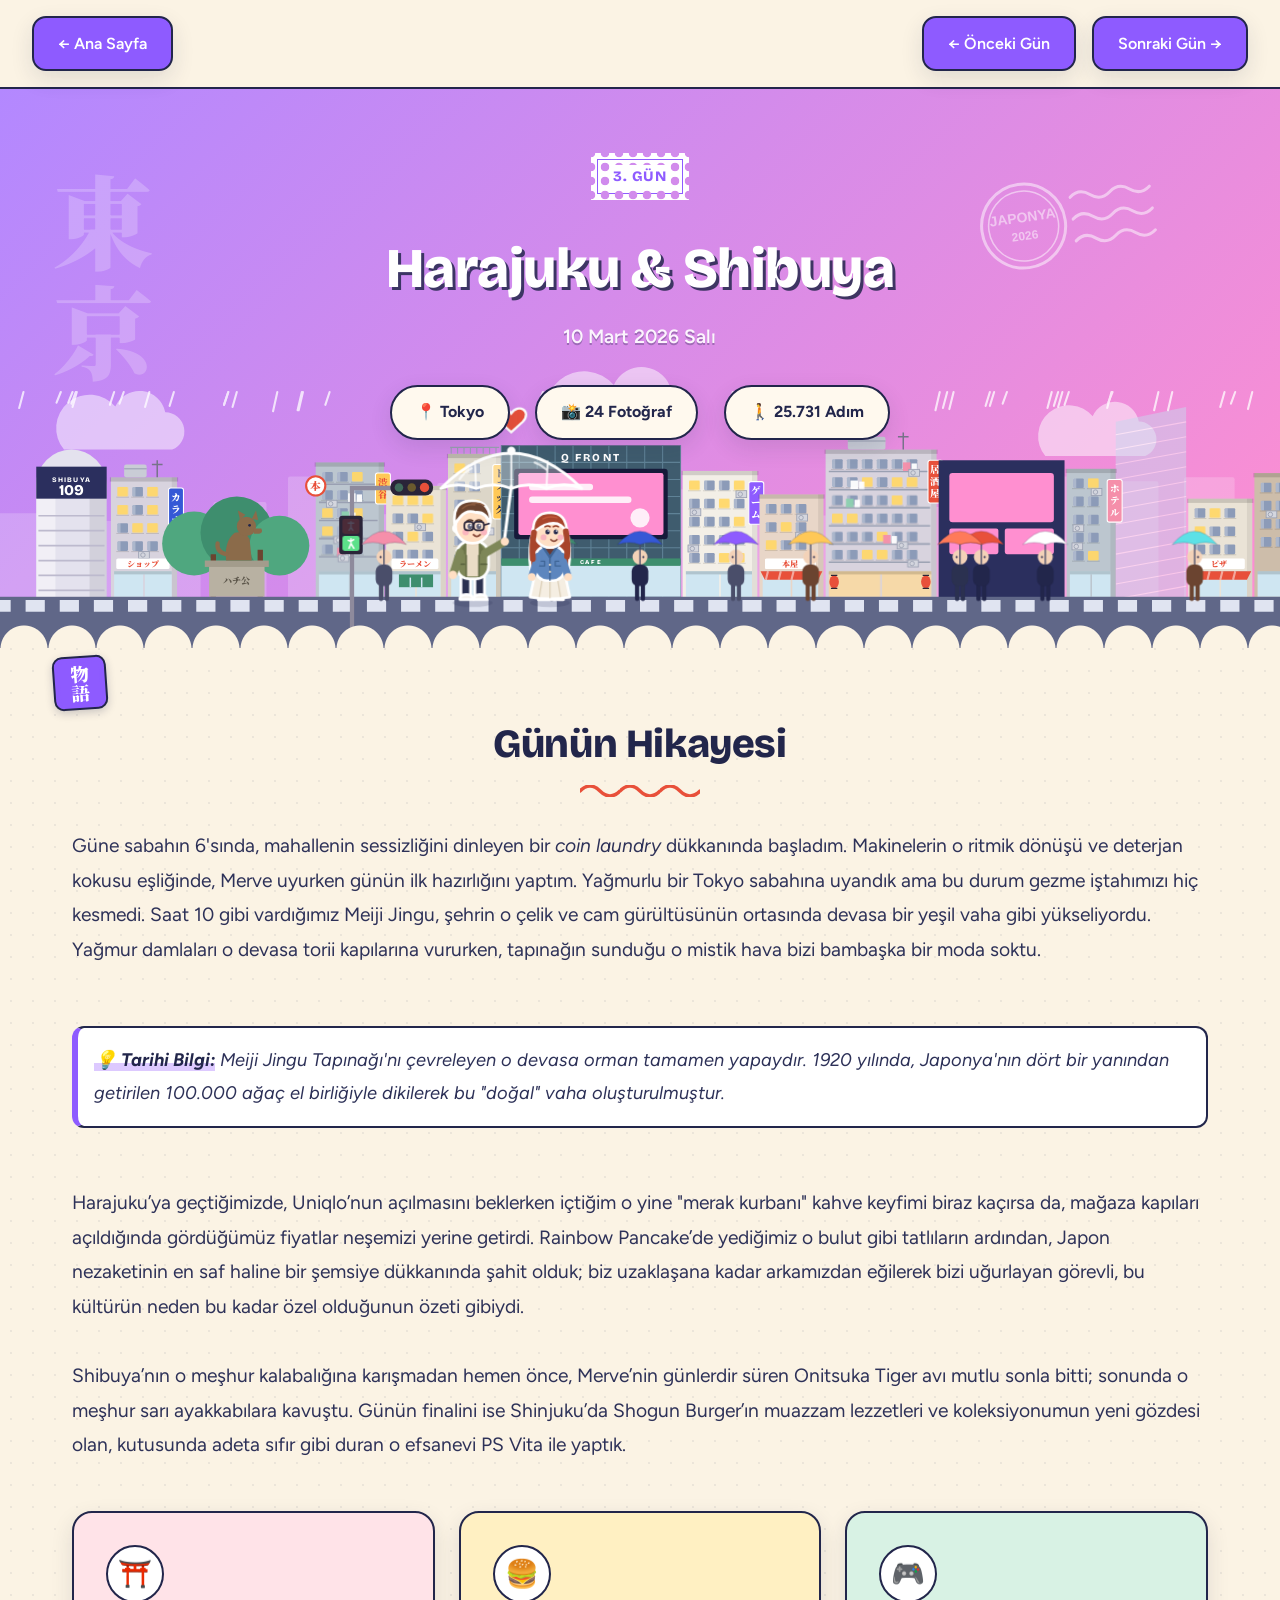
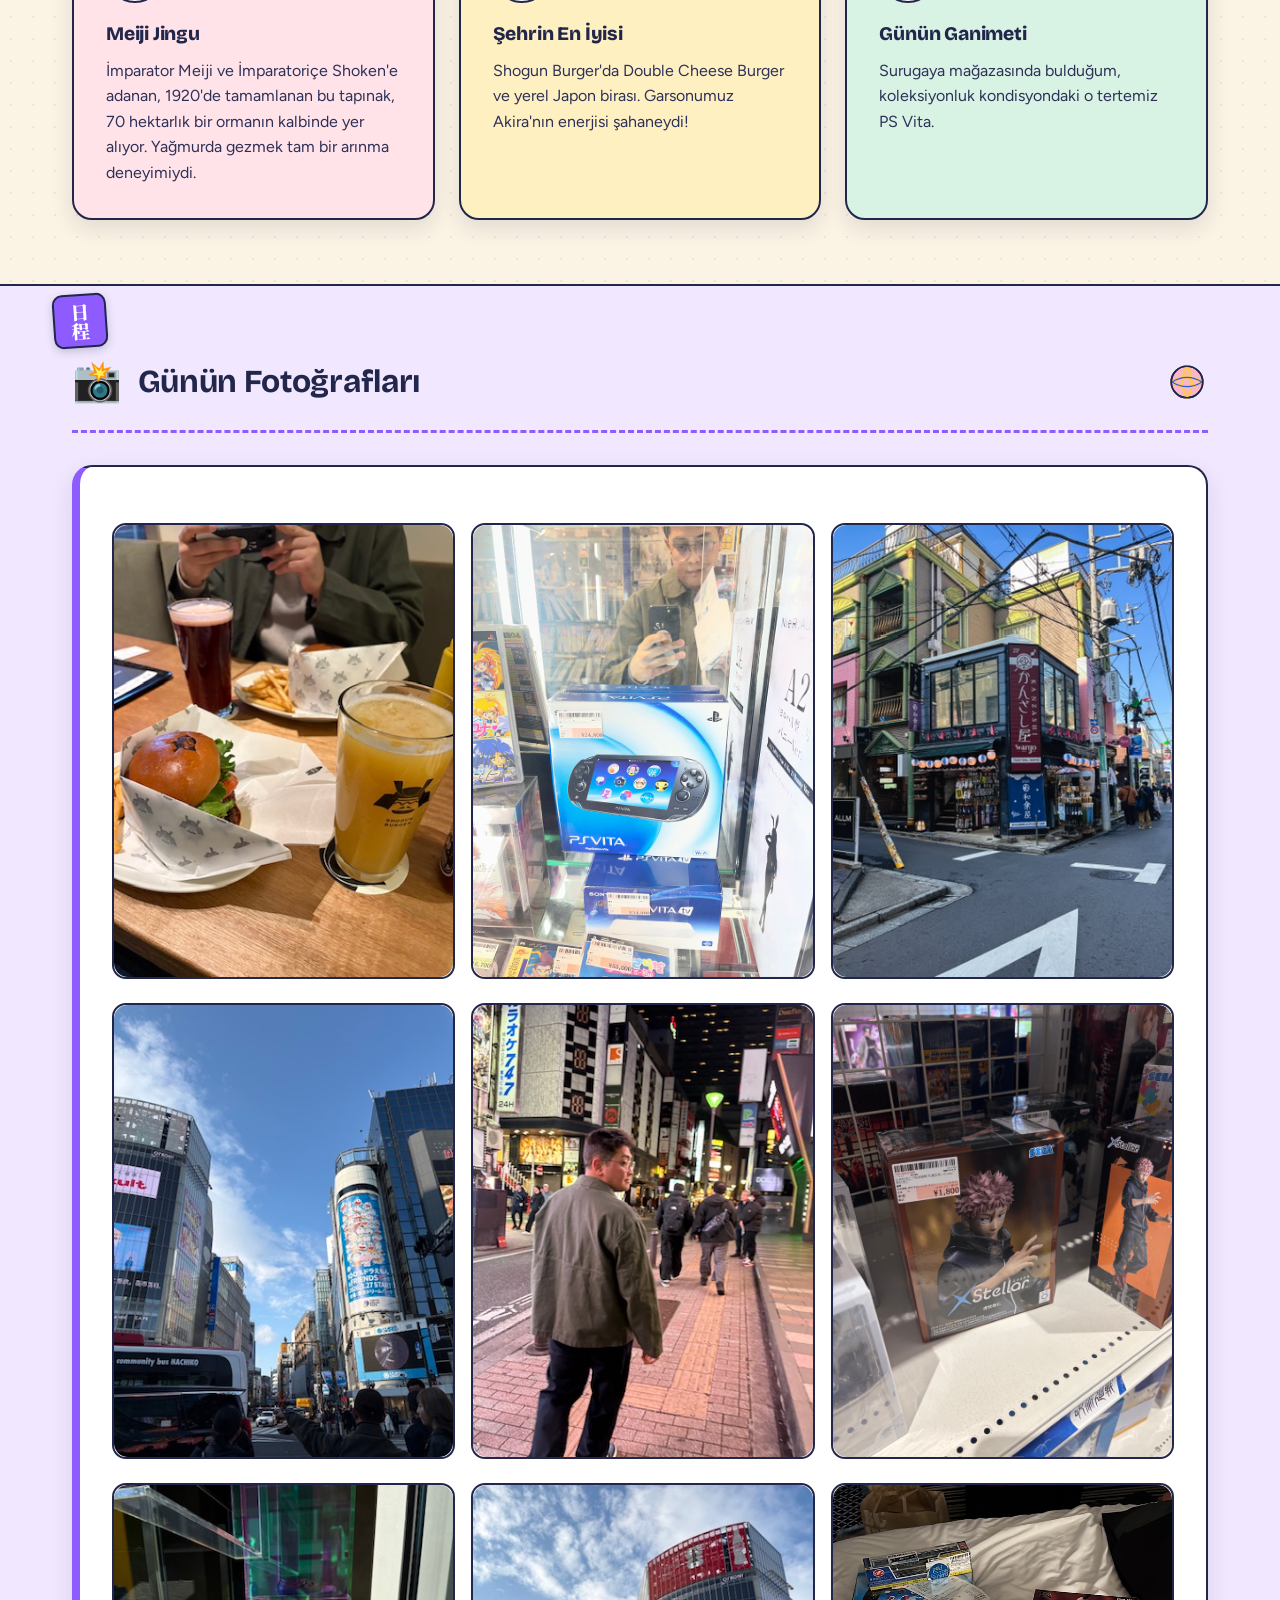
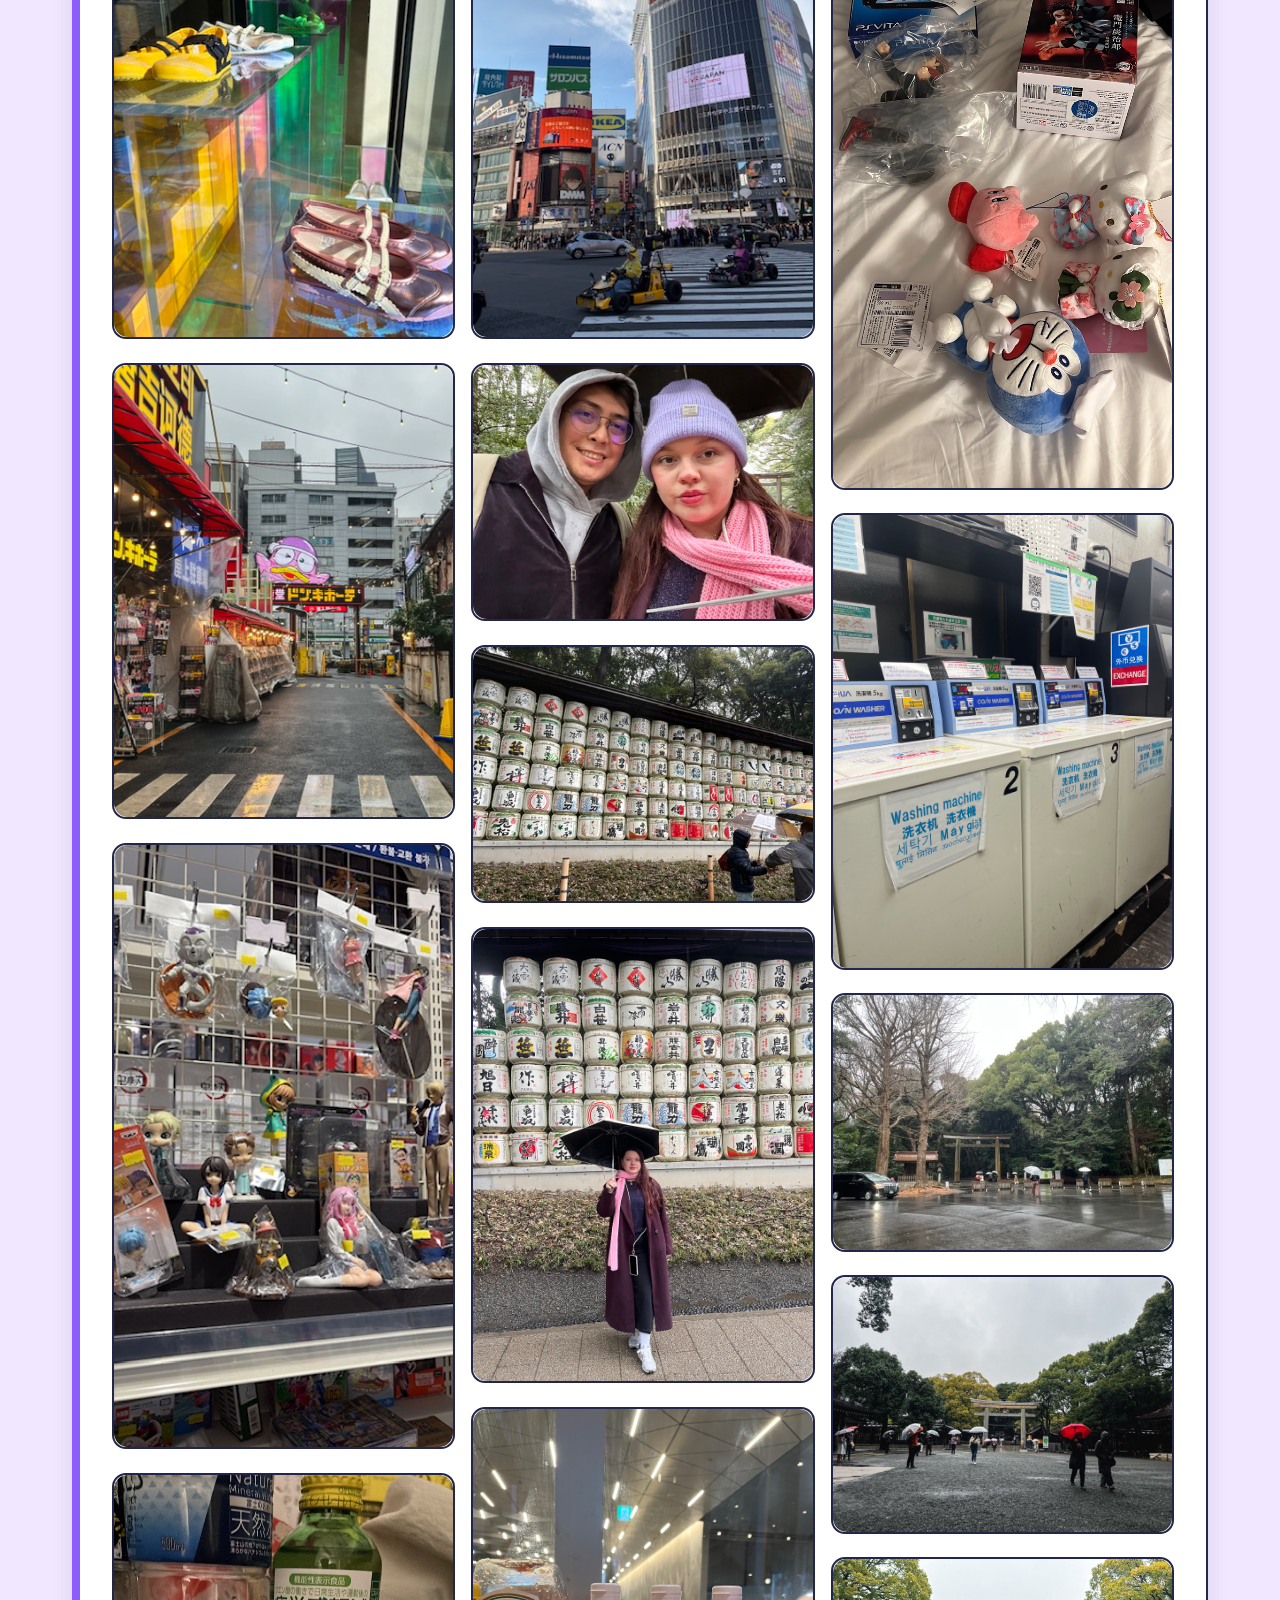
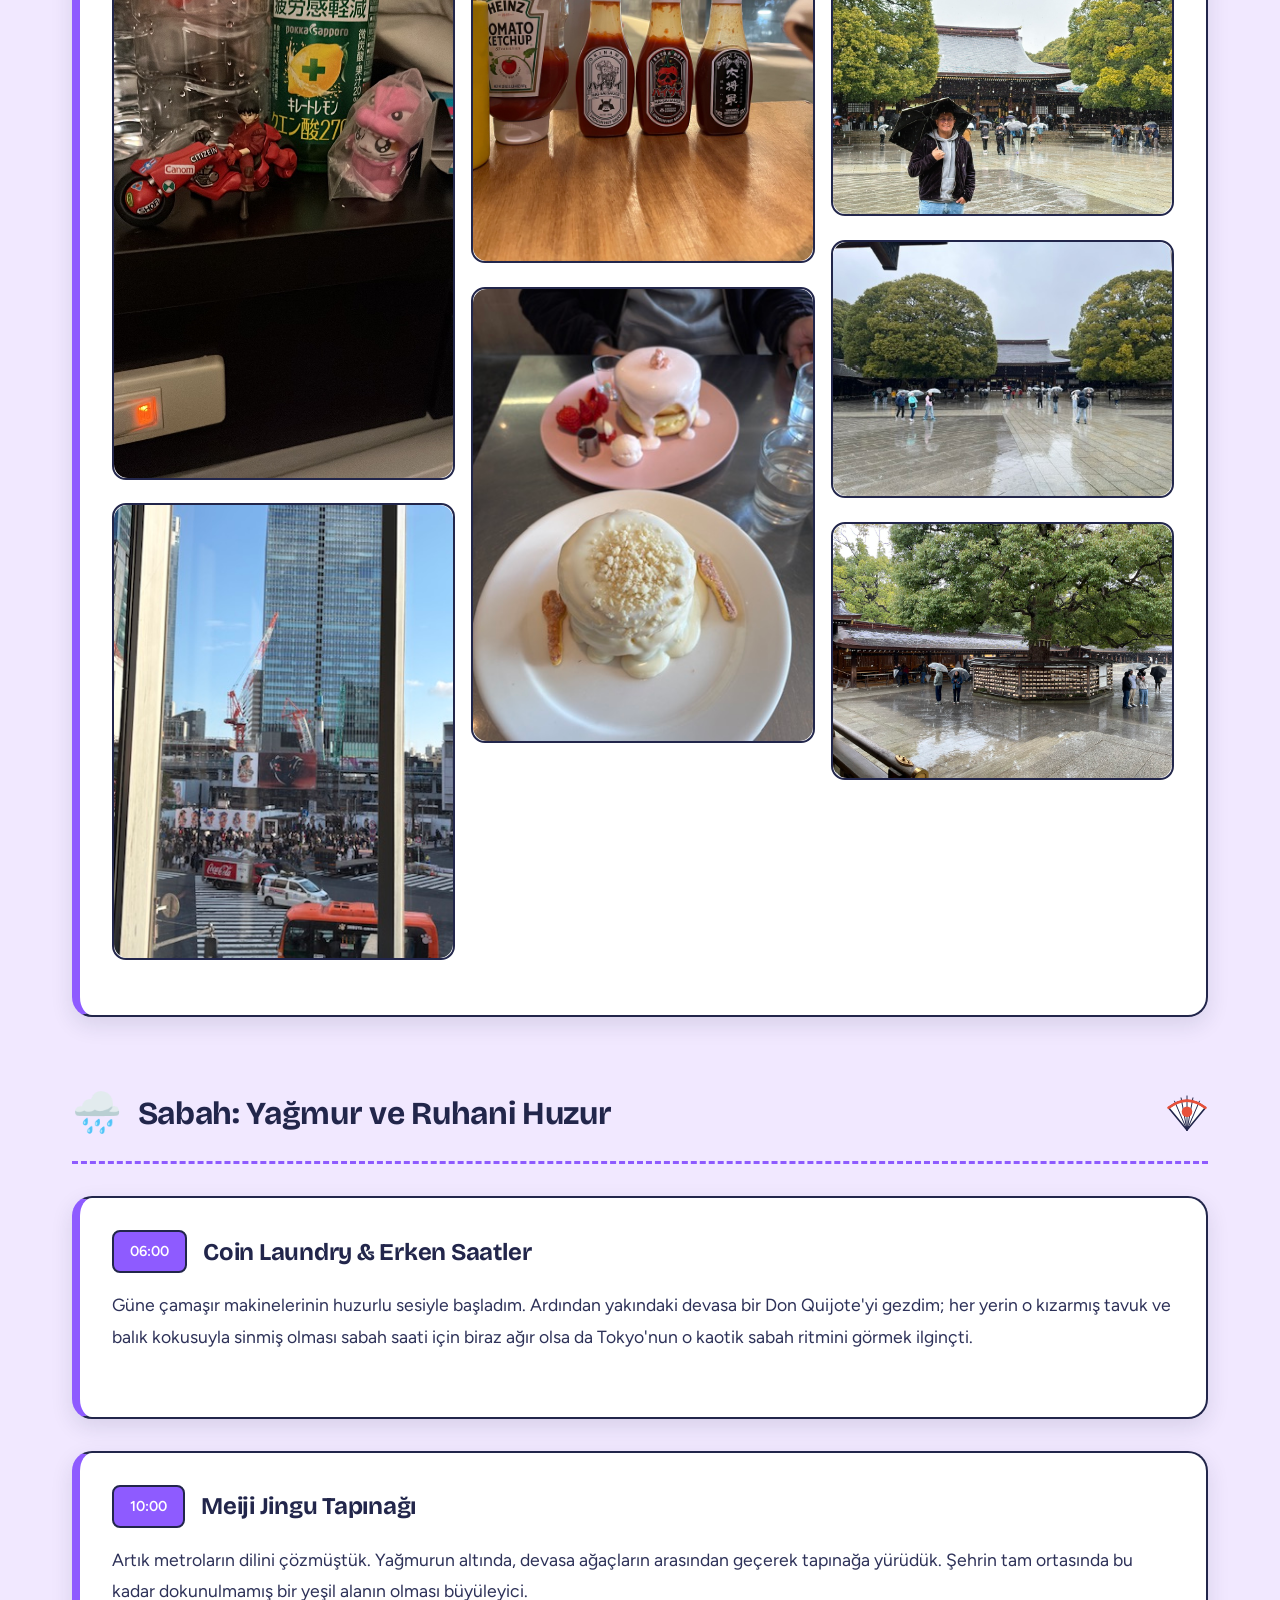
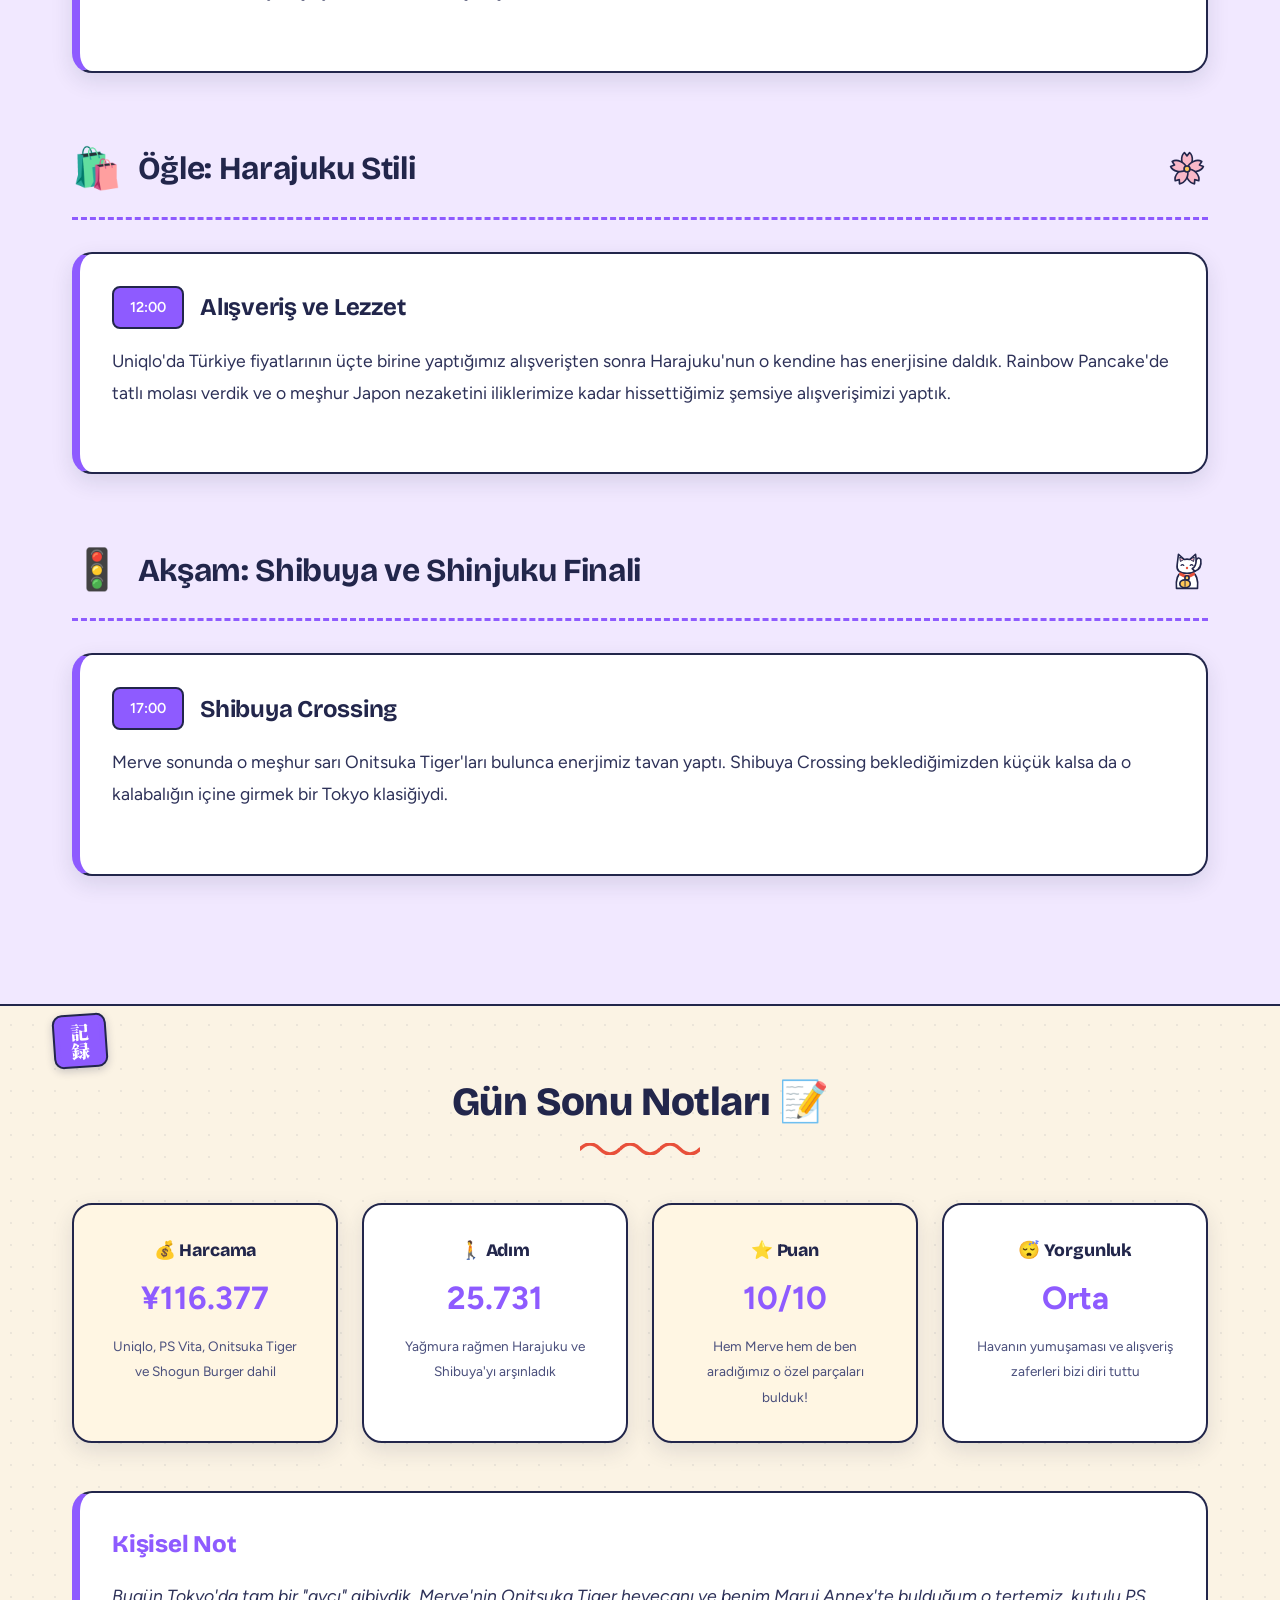
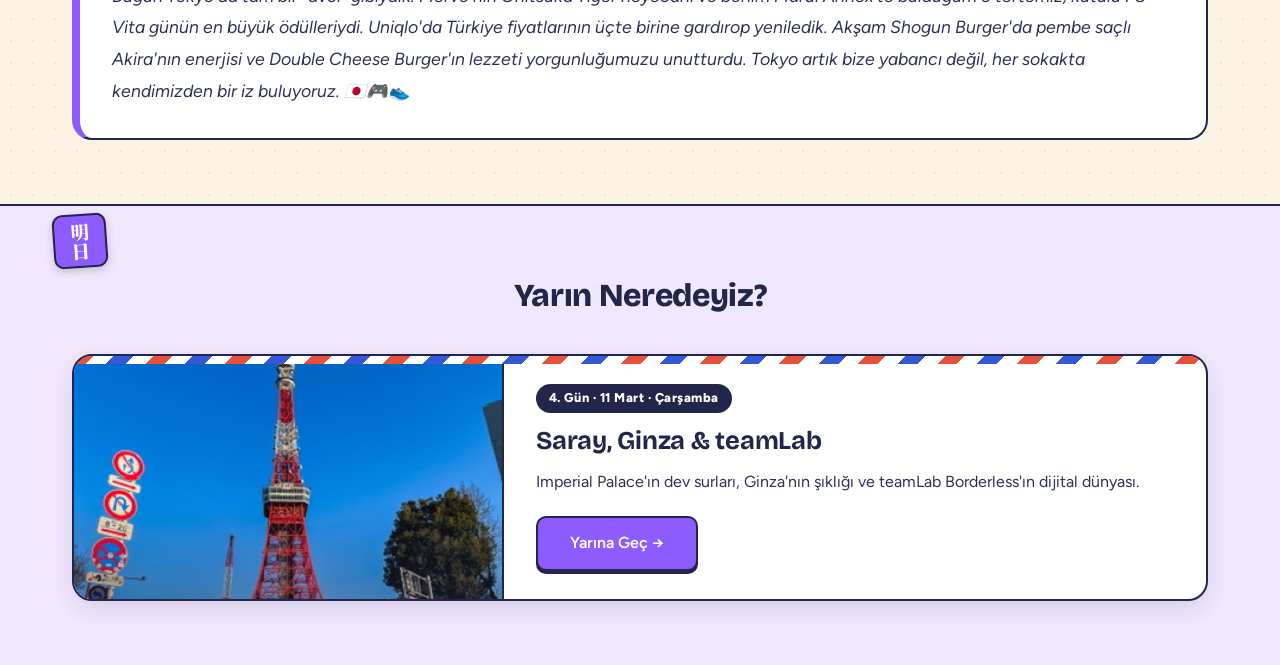
<file: days/day03.html>
<!DOCTYPE html>
<html lang="tr">
<head>
    <meta charset="UTF-8">
    <meta name="viewport" content="width=device-width, initial-scale=1.0">
    <title>3. Gün - Harajuku & Shibuya | Japonya 2026</title>
    <meta name="description" content="Yağmur altında Meiji Jingu, Harajuku'nun renkli sokakları ve Shibuya Crossing macerası.">
    <link href="https://fonts.googleapis.com/css2?family=Yuji+Boku&family=Shippori+Mincho:wght@400;500;600;700;800&family=Zen+Antique&family=Inter:wght@300;400;600;700&display=swap" rel="stylesheet">
    <link href="https://fonts.googleapis.com/css2?family=Bricolage+Grotesque:opsz,wght@12..96,500;12..96,700;12..96,800&family=Figtree:wght@400;500;600;700&display=swap" rel="stylesheet">
    <link rel="stylesheet" href="../styles.css">
    <link rel="stylesheet" href="../gallery.css">
    <link rel="stylesheet" href="../responsive.css">
    <link rel="stylesheet" href="../theme.css">
    <link rel="stylesheet" href="../illustrated.css">
    <link rel="stylesheet" href="../decor.css?v=2">
    <script src="../decor.js?v=2" defer></script>
</head>
<body class="day-detail-page">
    
    <nav class="detail-nav">
        <a href="../index.html" class="btn-back">← Ana Sayfa</a>
        <div class="day-navigation">
            <a href="day02.html" class="btn-back">← Önceki Gün</a>
            <a href="day04.html" class="btn-next">Sonraki Gün →</a>
        </div>
    </nav>

    <header class="day-hero" style="background: linear-gradient(135deg, #a8e6cf 0%, #3d84a8 100%);">
        <div class="hero-overlay"></div>
        <div class="hero-content">
            <span class="day-label">3. Gün</span>
            <h1 class="day-title">Harajuku & Shibuya</h1>
            <p class="day-date">10 Mart 2026 Salı</p>
            <div class="day-stats">
                <span class="stat">📍 Tokyo</span>
                <span class="stat">📸 30+ Fotoğraf</span>
                <span class="stat">🚶 25.731 Adım</span>
            </div>
        </div>
    </header>

    <section class="day-summary">
        <div class="container">
            <h2>Günün Hikayesi</h2>
            <p class="story-text">
                Güne sabahın 6'sında, mahallenin sessizliğini dinleyen bir <i>coin laundry</i> dükkanında başladım. Makinelerin o ritmik dönüşü ve deterjan kokusu eşliğinde, Merve uyurken günün ilk hazırlığını yaptım. Yağmurlu bir Tokyo sabahına uyandık ama bu durum gezme iştahımızı hiç kesmedi. Saat 10 gibi vardığımız Meiji Jingu, şehrin o çelik ve cam gürültüsünün ortasında devasa bir yeşil vaha gibi yükseliyordu. Yağmur damlaları o devasa torii kapılarına vururken, tapınağın sunduğu o mistik hava bizi bambaşka bir moda soktu. <br><br>
                <em style="display: block; padding: 1rem; background: rgba(255,255,255,0.05); border-left: 3px solid #a8e6cf; margin: 1.5rem 0; font-size: 0.95em;">
    <strong>💡 Tarihi Bilgi:</strong> Meiji Jingu Tapınağı'nı çevreleyen o devasa orman tamamen yapaydır. 1920 yılında, Japonya'nın dört bir yanından getirilen 100.000 ağaç el birliğiyle dikilerek bu "doğal" vaha oluşturulmuştur.
</em><br>
                
                Harajuku’ya geçtiğimizde, Uniqlo’nun açılmasını beklerken içtiğim o yine "merak kurbanı" kahve keyfimi biraz kaçırsa da, mağaza kapıları açıldığında gördüğümüz fiyatlar neşemizi yerine getirdi. Rainbow Pancake’de yediğimiz o bulut gibi tatlıların ardından, Japon nezaketinin en saf haline bir şemsiye dükkanında şahit olduk; biz uzaklaşana kadar arkamızdan eğilerek bizi uğurlayan görevli, bu kültürün neden bu kadar özel olduğunun özeti gibiydi. <br><br>
                Shibuya’nın o meşhur kalabalığına karışmadan hemen önce, Merve’nin günlerdir süren Onitsuka Tiger avı mutlu sonla bitti; sonunda o meşhur sarı ayakkabılara kavuştu. Günün finalini ise Shinjuku’da Shogun Burger’ın muazzam lezzetleri ve koleksiyonumun yeni gözdesi olan, kutusunda adeta sıfır gibi duran o efsanevi PS Vita ile yaptık. 
            </p>
            
            <div class="highlights-grid">
                <div class="highlight-box">
                    <div class="icon">⛩️</div>
                    <h4>Meiji Jingu</h4>
                    <p>İmparator Meiji ve İmparatoriçe Shoken'e adanan, 1920'de tamamlanan bu tapınak, 70 hektarlık bir ormanın kalbinde yer alıyor. Yağmurda gezmek tam bir arınma deneyimiydi.</p>
                </div>
                <div class="highlight-box">
                    <div class="icon">🍔</div>
                    <h4>Şehrin En İyisi</h4>
                    <p>Shogun Burger'da Double Cheese Burger ve yerel Japon birası. Garsonumuz Akira'nın enerjisi şahaneydi!</p>
                </div>
                <div class="highlight-box">
                    <div class="icon">🎮</div>
                    <h4>Günün Ganimeti</h4>
                    <p>Surugaya mağazasında bulduğum, koleksiyonluk kondisyondaki o tertemiz PS Vita.</p>
                </div>
            </div>
        </div>
    </section>

    <section class="timeline-detailed">
        <div class="container">

            <div class="time-block">
                <h3 class="time-header">
                    <span class="time-icon">📸</span>
                    Günün Fotoğrafları
                </h3>
                <div class="activity-detail">
                    <div class="photo-gallery masonry" id="day03-all-photos"></div>
                </div>
            </div>

            <div class="time-block">
                <h3 class="time-header">
                    <span class="time-icon">🌧️</span>
                    Sabah: Yağmur ve Ruhani Huzur
                </h3>
                
                <div class="activity-detail">
                    <div class="activity-header">
                        <span class="time-badge">06:00</span>
                        <h4>Coin Laundry & Erken Saatler</h4>
                    </div>
                    <p class="activity-story">
                        Güne çamaşır makinelerinin huzurlu sesiyle başladım. Ardından yakındaki devasa bir Don Quijote'yi gezdim; her yerin o kızarmış tavuk ve balık kokusuyla sinmiş olması sabah saati için biraz ağır olsa da Tokyo'nun o kaotik sabah ritmini görmek ilginçti.
                    </p>
                </div>

                <div class="activity-detail">
                    <div class="activity-header">
                        <span class="time-badge">10:00</span>
                        <h4>Meiji Jingu Tapınağı</h4>
                    </div>
                    <p class="activity-story">
                        Artık metroların dilini çözmüştük. Yağmurun altında, devasa ağaçların arasından geçerek tapınağa yürüdük. Şehrin tam ortasında bu kadar dokunulmamış bir yeşil alanın olması büyüleyici.
                    </p>
                </div>
            </div>

            <div class="time-block">
                <h3 class="time-header">
                    <span class="time-icon">🛍️</span>
                    Öğle: Harajuku Stili
                </h3>
                
                <div class="activity-detail">
                    <div class="activity-header">
                        <span class="time-badge">12:00</span>
                        <h4>Alışveriş ve Lezzet</h4>
                    </div>
                    <p class="activity-story">
                        Uniqlo'da Türkiye fiyatlarının üçte birine yaptığımız alışverişten sonra Harajuku'nun o kendine has enerjisine daldık. Rainbow Pancake'de tatlı molası verdik ve o meşhur Japon nezaketini iliklerimize kadar hissettiğimiz şemsiye alışverişimizi yaptık.
                    </p>
                </div>
            </div>

            <div class="time-block">
                <h3 class="time-header">
                    <span class="time-icon">🚦</span>
                    Akşam: Shibuya ve Shinjuku Finali
                </h3>
                
                <div class="activity-detail">
                    <div class="activity-header">
                        <span class="time-badge">17:00</span>
                        <h4>Shibuya Crossing</h4>
                    </div>
                    <p class="activity-story">
                        Merve sonunda o meşhur sarı Onitsuka Tiger'ları bulunca enerjimiz tavan yaptı. Shibuya Crossing beklediğimizden küçük kalsa da o kalabalığın içine girmek bir Tokyo klasiğiydi.
                    </p>
                </div>
            </div>
        </div>
    </section>

    <section class="day-notes">
        <div class="container">
            <h2>Gün Sonu Notları 📝</h2>
            <div class="notes-grid">
                <div class="note-card">
                    <h4>💰 Harcama</h4>
                    <p>¥116.377</p>
                    <small>Uniqlo, PS Vita, Onitsuka Tiger ve Shogun Burger dahil</small>
                </div>
                <div class="note-card">
                    <h4>🚶 Adım</h4>
                    <p>25.731</p>
                    <small>Yağmura rağmen Harajuku ve Shibuya'yı arşınladık</small>
                </div>
                <div class="note-card">
                    <h4>⭐ Puan</h4>
                    <p>10/10</p>
                    <small>Hem Merve hem de ben aradığımız o özel parçaları bulduk!</small>
                </div>
                <div class="note-card">
                    <h4>😴 Yorgunluk</h4>
                    <p>Orta</p>
                    <small>Havanın yumuşaması ve alışveriş zaferleri bizi diri tuttu</small>
                </div>
            </div>
            
            <div class="personal-note">
                <h4>Kişisel Not</h4>
                <p>
                    Bugün Tokyo'da tam bir "avcı" gibiydik. Merve'nin Onitsuka Tiger heyecanı ve benim Marui Annex'te bulduğum o tertemiz, kutulu PS Vita günün en büyük ödülleriydi. Uniqlo'da Türkiye fiyatlarının üçte birine gardırop yeniledik. Akşam Shogun Burger'da pembe saçlı Akira'nın enerjisi ve Double Cheese Burger'ın lezzeti yorgunluğumuzu unutturdu. Tokyo artık bize yabancı değil, her sokakta kendimizden bir iz buluyoruz. 🇯🇵🎮👟
                </p>
            </div>
        </div>
    </section>

    <section class="next-day-preview">
        <div class="container">
            <h3>Yarın Neredeyiz?</h3>
            <a href="day04.html" class="next-day-card">
                <div class="next-day-image"><img src="../photos/previews/day04.jpg" alt="Saray, Ginza &amp; teamLab" loading="lazy" onerror="this.remove()"></div>
                <div class="next-day-content">
                    <span class="next-label">4. Gün · 11 Mart · Çarşamba</span>
                    <h4>Saray, Ginza & teamLab</h4>
                    <p>Imperial Palace'ın dev surları, Ginza'nın şıklığı ve teamLab Borderless'ın dijital dünyası.</p>
                    <span class="btn-next-day">Yarına Geç →</span>
                </div>
            </a>
        </div>
    </section>

    <div id="lightbox" class="lightbox" onclick="closeLightbox()">
        <span class="lightbox-close">&times;</span>
        <img class="lightbox-content" id="lightbox-img">
        <div class="lightbox-caption" id="lightbox-caption"></div>
        <button class="lightbox-nav prev" onclick="event.stopPropagation(); navigateLightbox(-1)">‹</button>
        <button class="lightbox-nav next" onclick="event.stopPropagation(); navigateLightbox(1)">›</button>
    </div>

    <script src="../lightbox.js"></script>
    <script src="../photos/manifest.js"></script>
    <script src="../auto-loader.js"></script>
    <script>
        // Fotoğrafları yükle - hata olursa sessizce devam et
        (function() {
            try {
                loadAllPhotos('day03', 'day03-all-photos');
            } catch(e) {
                console.log('day03 photos not yet loaded');
            }
        })();
    </script>
</body>
</html>
</file>
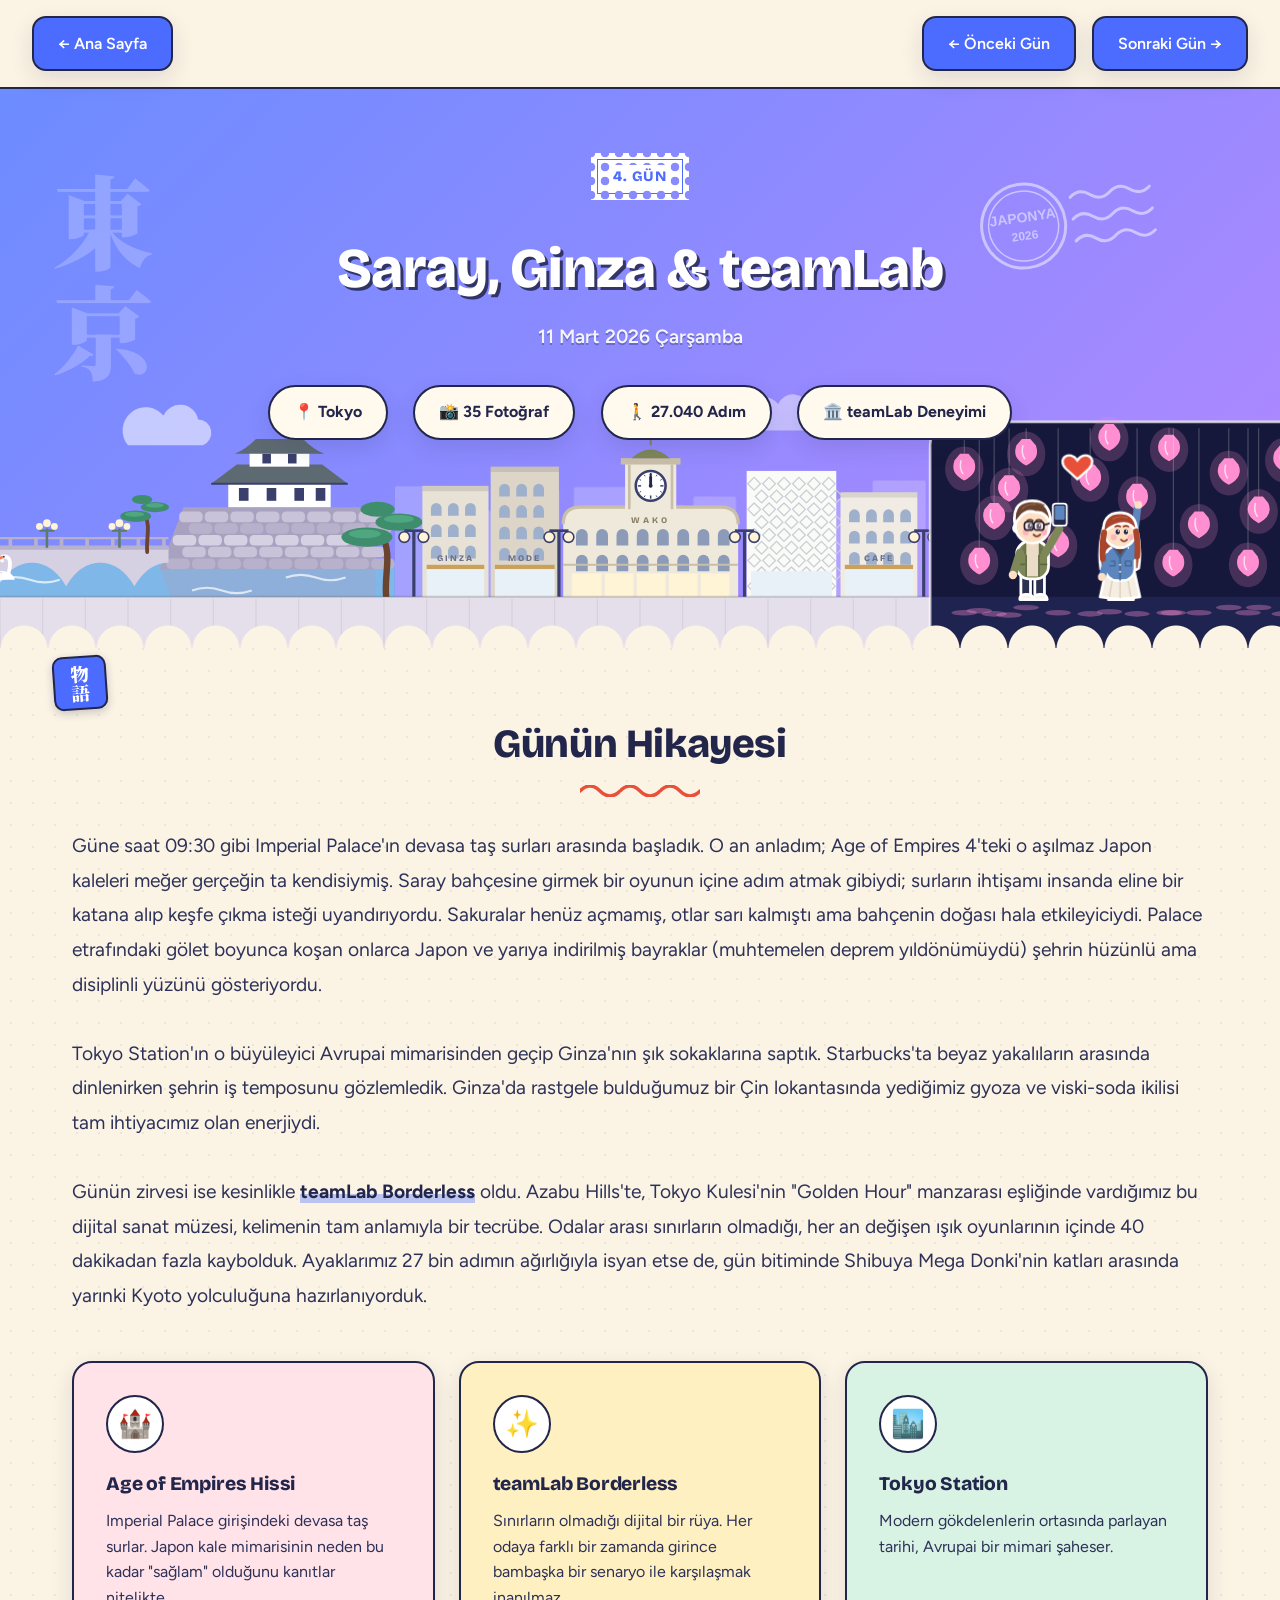
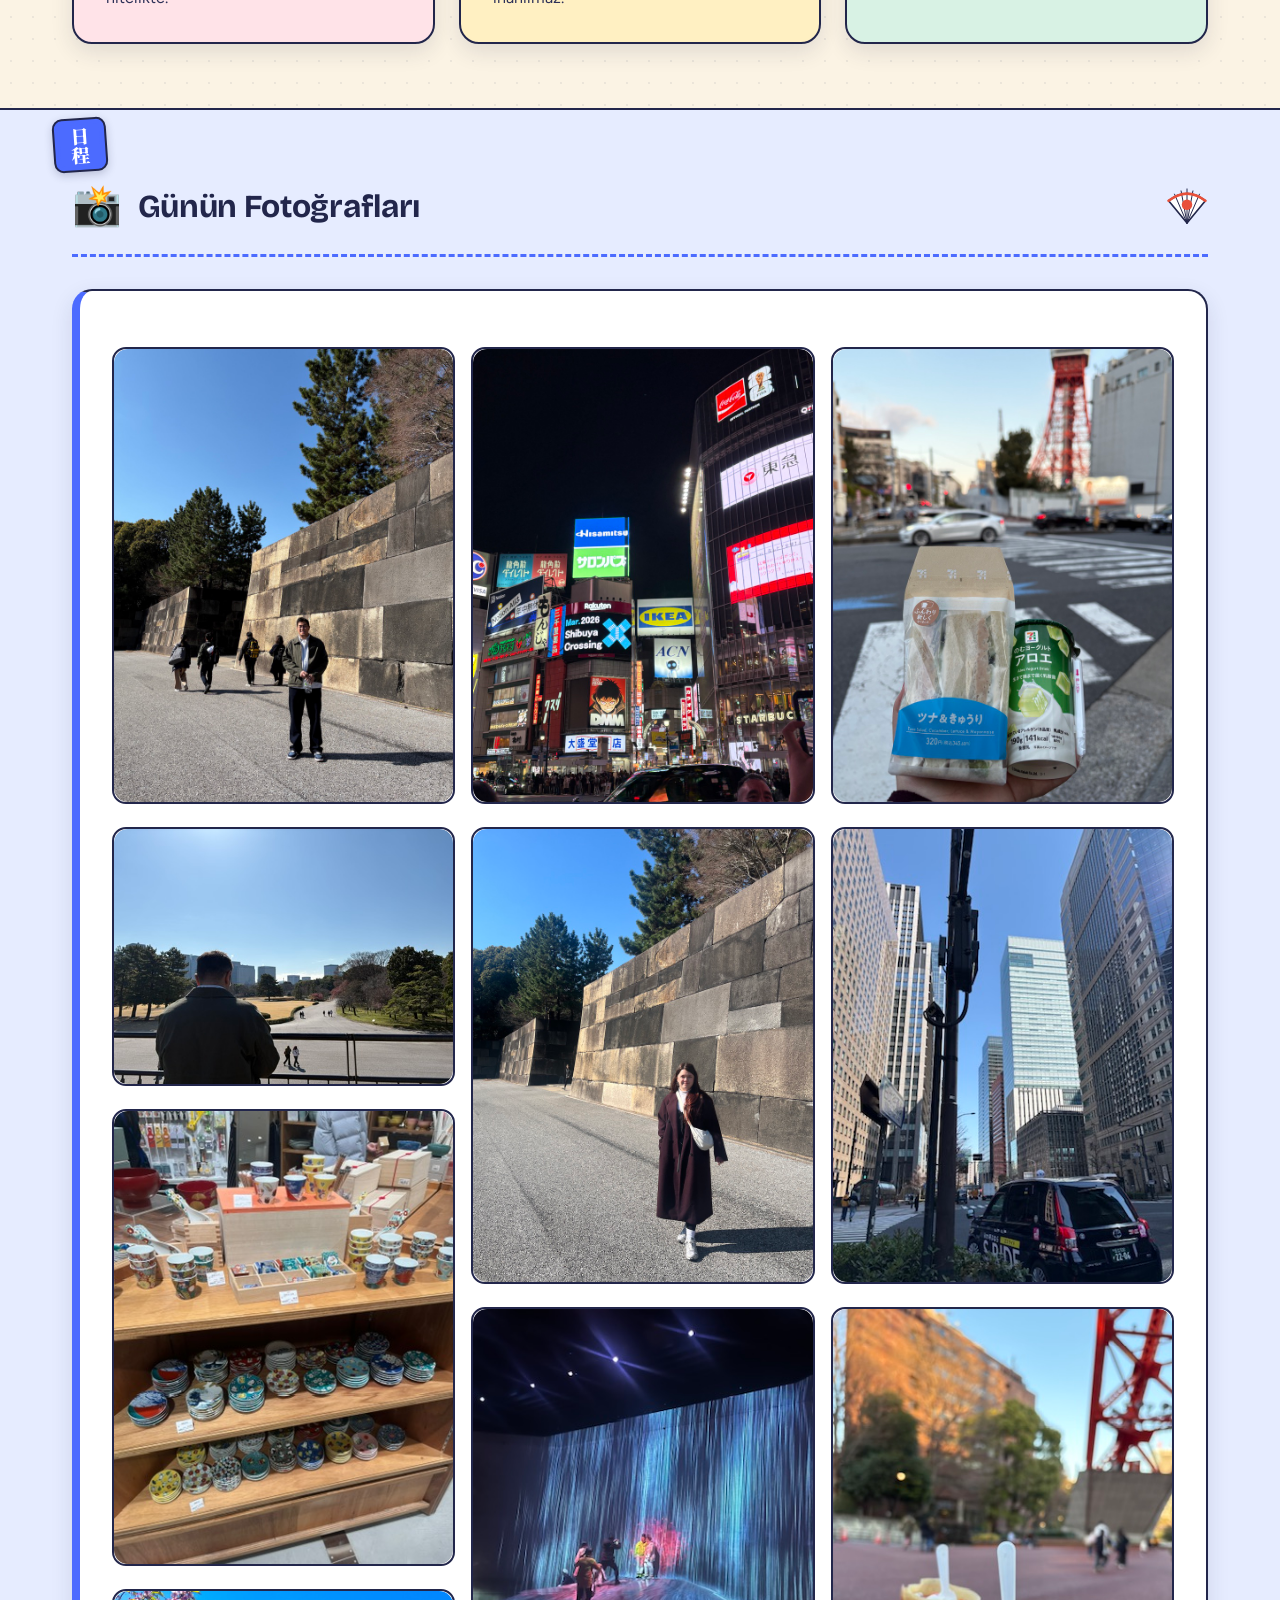
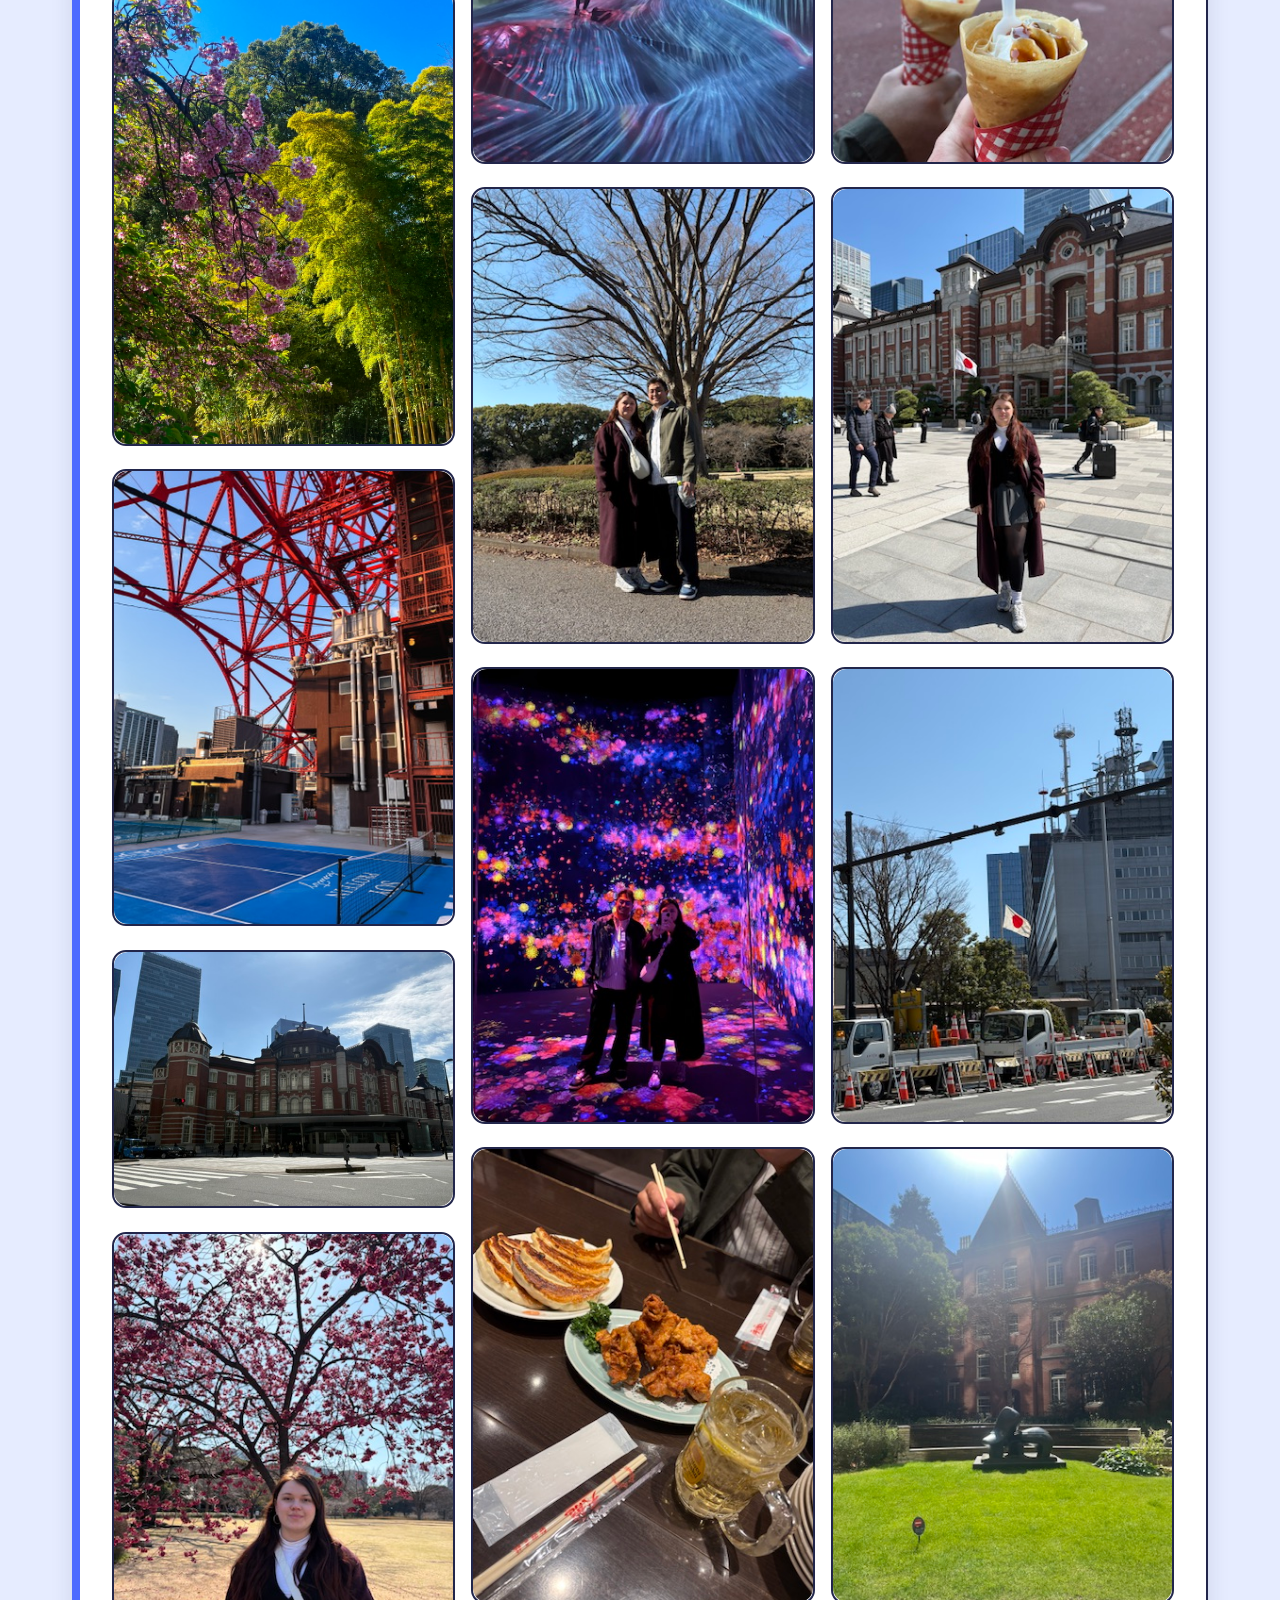
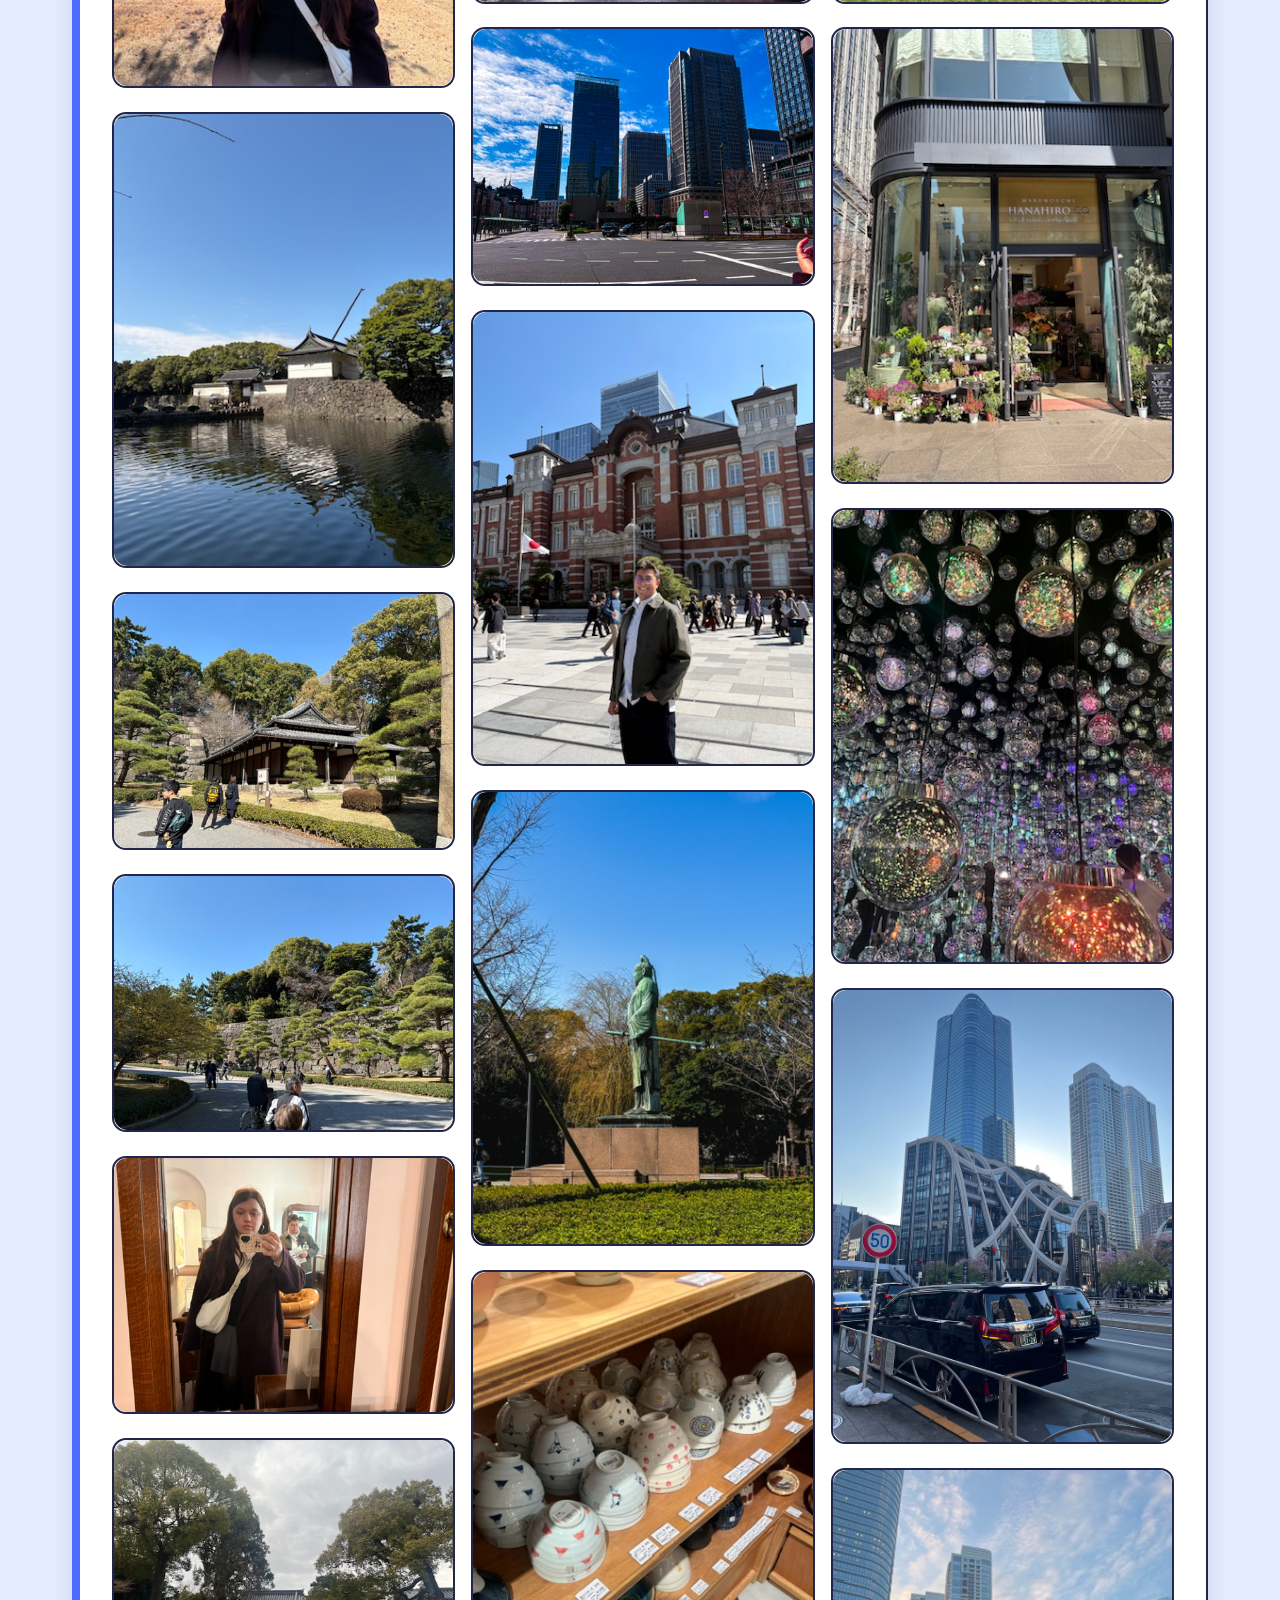
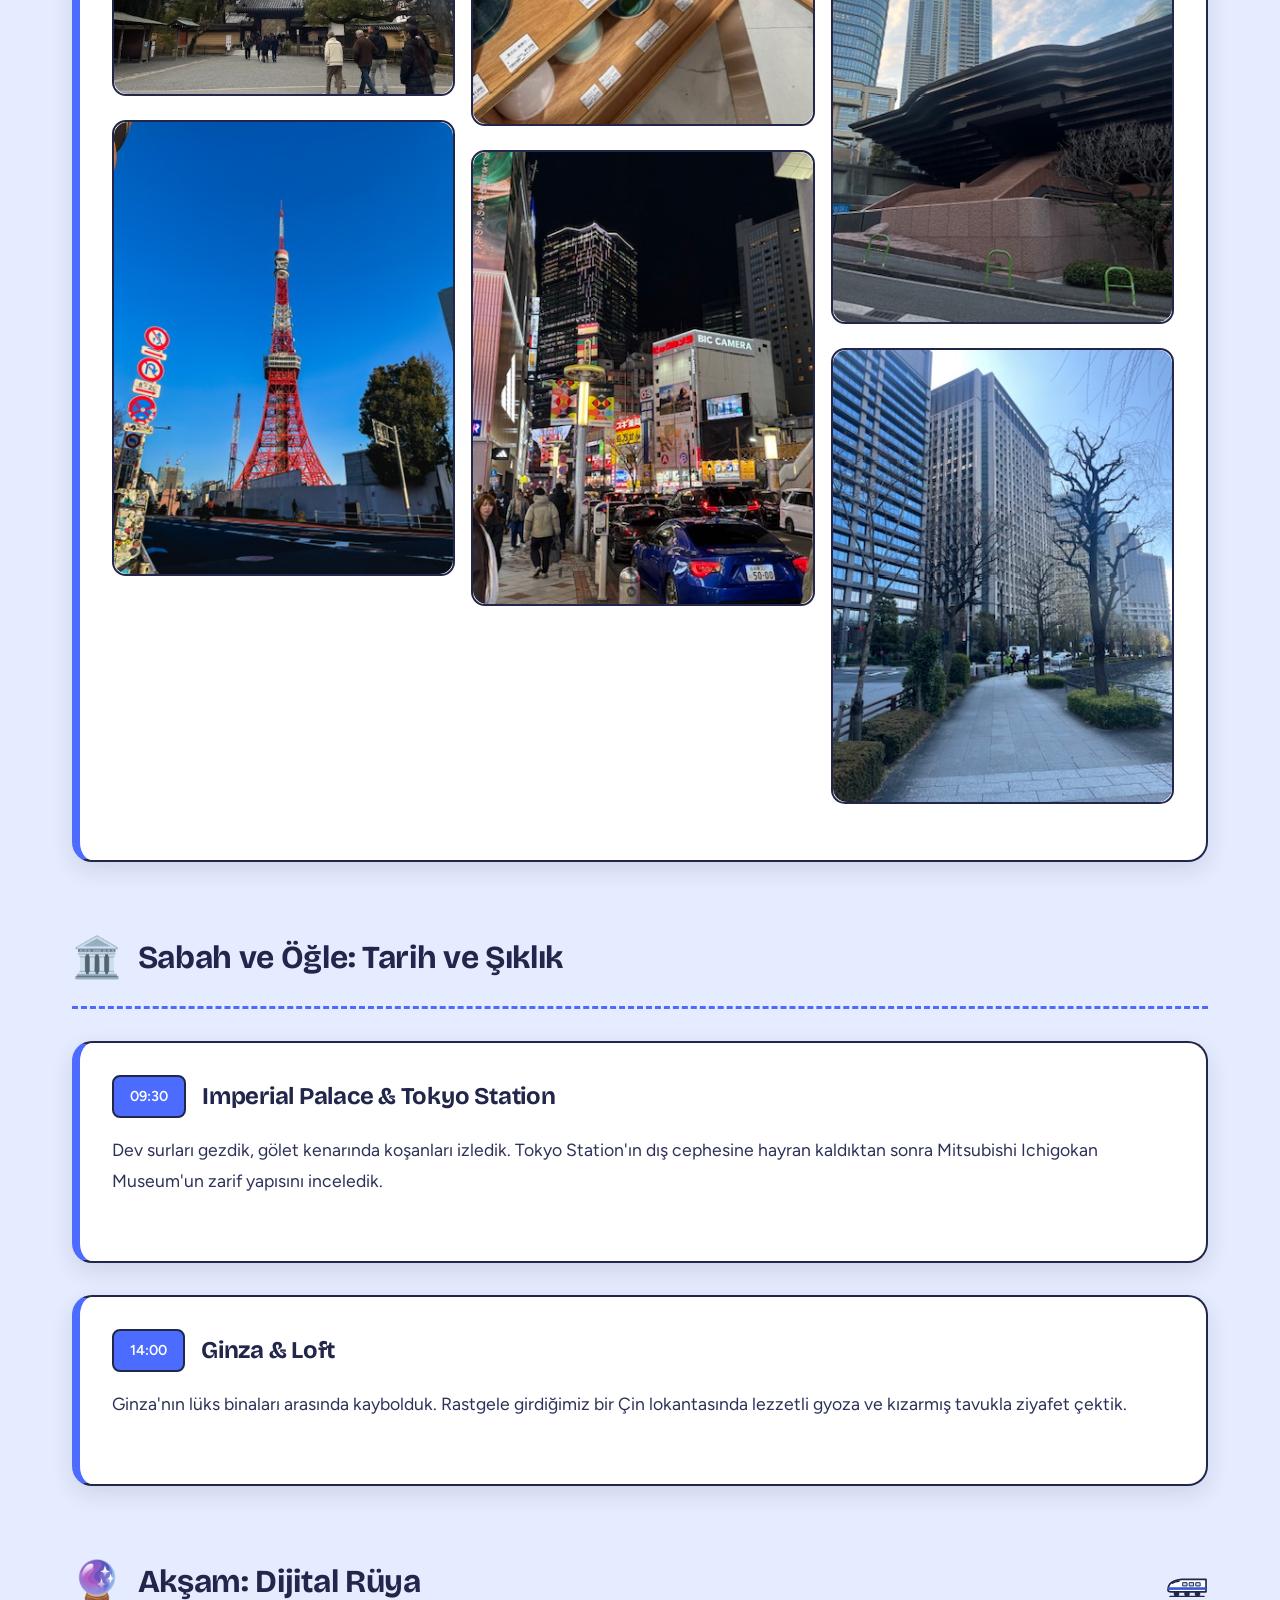
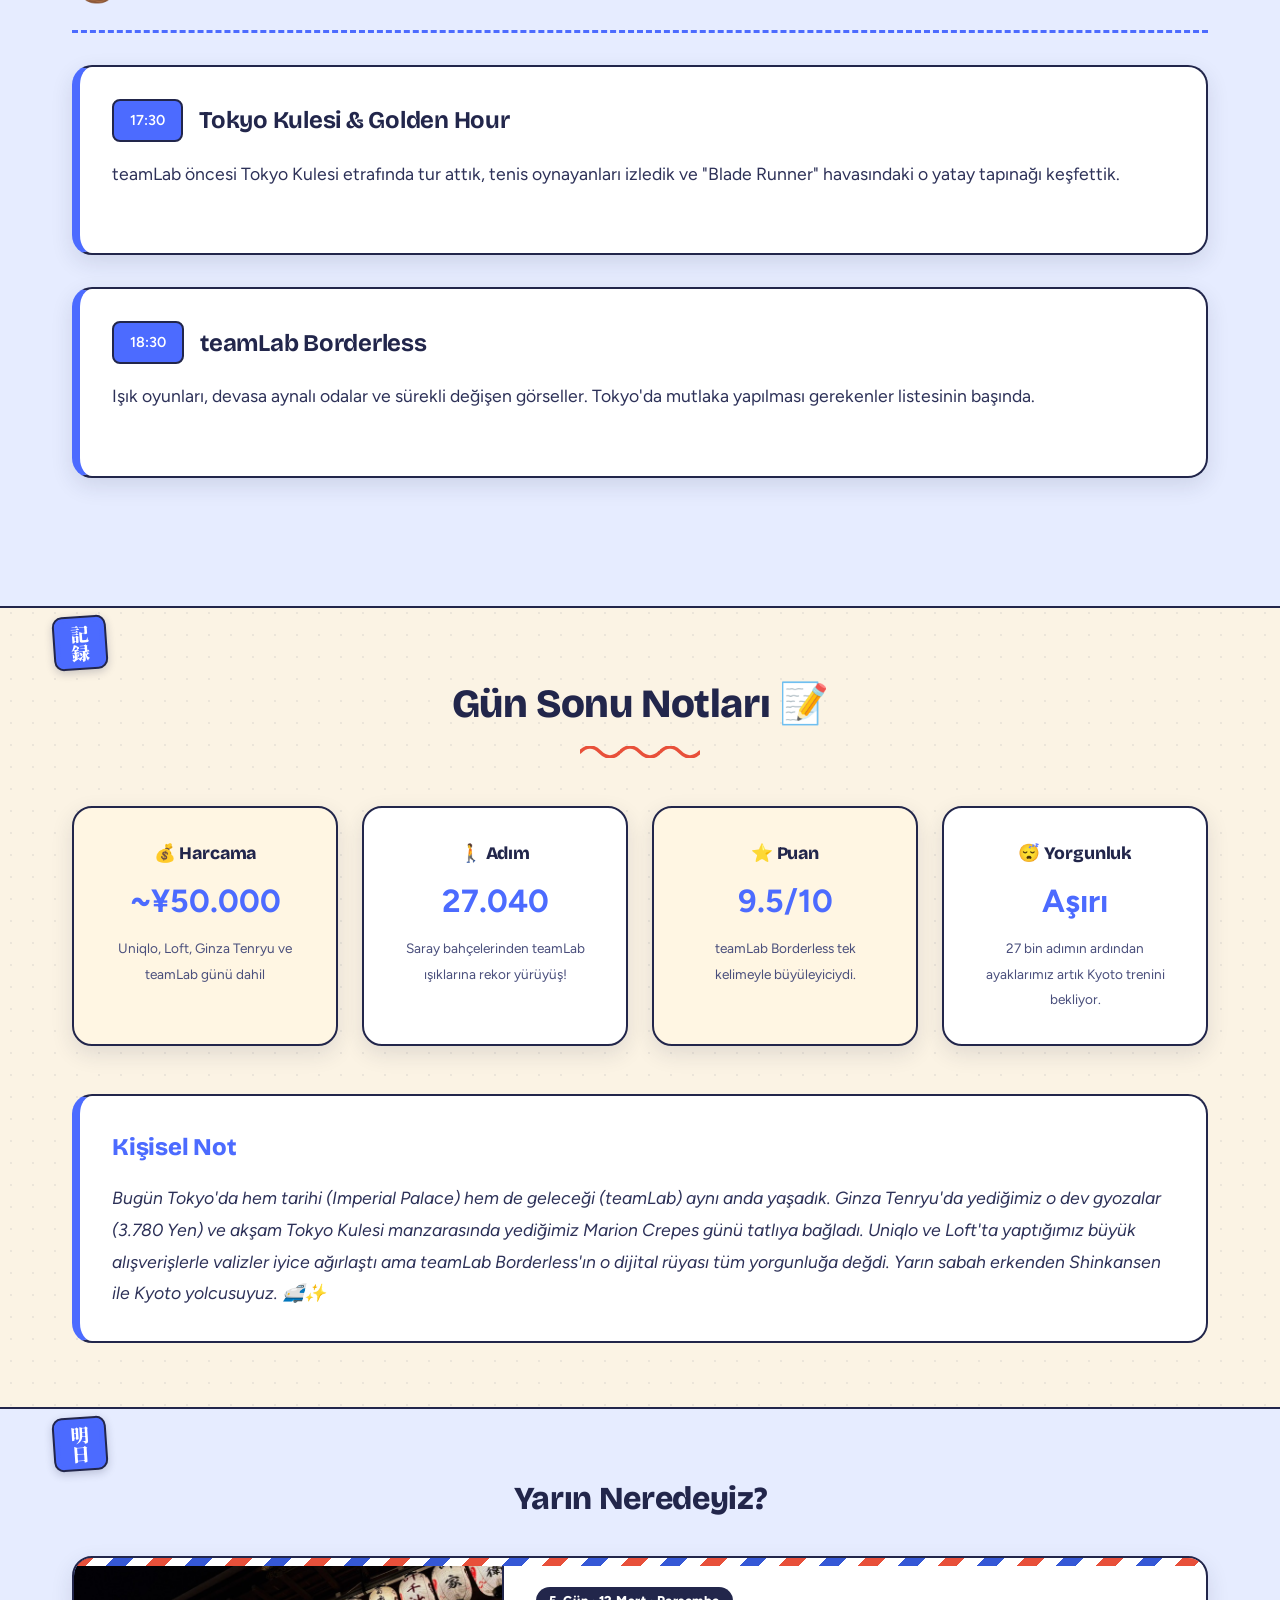
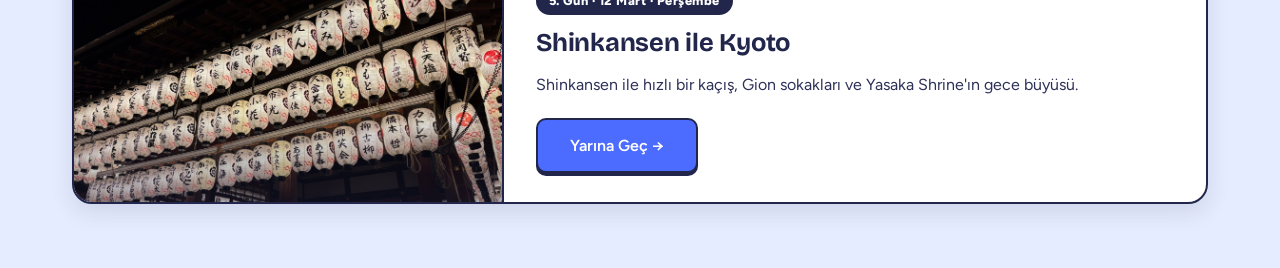
<file: days/day04.html>
<!DOCTYPE html>
<html lang="tr">
<head>
    <meta charset="UTF-8">
    <meta name="viewport" content="width=device-width, initial-scale=1.0">
    <title>4. Gün - Saray Bahçeleri, Ginza & teamLab | Japonya 2026</title>
    <meta name="description" content="Imperial Palace'ın dev surları, Ginza'nın şıklığı ve teamLab Borderless'ın dijital dünyası.">
    <link href="https://fonts.googleapis.com/css2?family=Yuji+Boku&family=Shippori+Mincho:wght@400;500;600;700;800&family=Zen+Antique&family=Inter:wght@300;400;600;700&display=swap" rel="stylesheet">
    <link href="https://fonts.googleapis.com/css2?family=Bricolage+Grotesque:opsz,wght@12..96,500;12..96,700;12..96,800&family=Figtree:wght@400;500;600;700&display=swap" rel="stylesheet">
    <link rel="stylesheet" href="../styles.css">
    <link rel="stylesheet" href="../gallery.css">
    <link rel="stylesheet" href="../responsive.css">
    <link rel="stylesheet" href="../theme.css">
    <link rel="stylesheet" href="../illustrated.css">
    <link rel="stylesheet" href="../decor.css?v=2">
    <script src="../decor.js?v=2" defer></script>
</head>
<body class="day-detail-page">
    
    <nav class="detail-nav">
        <a href="../index.html" class="btn-back">← Ana Sayfa</a>
        <div class="day-navigation">
            <a href="day03.html" class="btn-back">← Önceki Gün</a>
            <a href="day05.html" class="btn-next">Sonraki Gün →</a>
        </div>
    </nav>

    <header class="day-hero" style="background: linear-gradient(135deg, #1e3799 0%, #0c2461 100%);">
        <div class="hero-overlay"></div>
        <div class="hero-content">
            <span class="day-label">4. Gün</span>
            <h1 class="day-title">Saray, Ginza & teamLab</h1>
            <p class="day-date">11 Mart 2026 Çarşamba</p>
            <div class="day-stats">
                <span class="stat">📍 Tokyo</span>
                <span class="stat">🚶 27.040 Adım</span>
                <span class="stat">🏛️ teamLab Deneyimi</span>
            </div>
        </div>
    </header>

    <section class="day-summary">
        <div class="container">
            <h2>Günün Hikayesi</h2>
            <p class="story-text">
                Güne saat 09:30 gibi Imperial Palace'ın devasa taş surları arasında başladık. O an anladım; Age of Empires 4'teki o aşılmaz Japon kaleleri meğer gerçeğin ta kendisiymiş. Saray bahçesine girmek bir oyunun içine adım atmak gibiydi; surların ihtişamı insanda eline bir katana alıp keşfe çıkma isteği uyandırıyordu. Sakuralar henüz açmamış, otlar sarı kalmıştı ama bahçenin doğası hala etkileyiciydi. Palace etrafındaki gölet boyunca koşan onlarca Japon ve yarıya indirilmiş bayraklar (muhtemelen deprem yıldönümüydü) şehrin hüzünlü ama disiplinli yüzünü gösteriyordu. <br><br>
                Tokyo Station'ın o büyüleyici Avrupai mimarisinden geçip Ginza'nın şık sokaklarına saptık. Starbucks'ta beyaz yakalıların arasında dinlenirken şehrin iş temposunu gözlemledik. Ginza'da rastgele bulduğumuz bir Çin lokantasında yediğimiz gyoza ve viski-soda ikilisi tam ihtiyacımız olan enerjiydi. <br><br>
                Günün zirvesi ise kesinlikle <strong>teamLab Borderless</strong> oldu. Azabu Hills'te, Tokyo Kulesi'nin "Golden Hour" manzarası eşliğinde vardığımız bu dijital sanat müzesi, kelimenin tam anlamıyla bir tecrübe. Odalar arası sınırların olmadığı, her an değişen ışık oyunlarının içinde 40 dakikadan fazla kaybolduk. Ayaklarımız 27 bin adımın ağırlığıyla isyan etse de, gün bitiminde Shibuya Mega Donki'nin katları arasında yarınki Kyoto yolculuğuna hazırlanıyorduk.
            </p>
            
            <div class="highlights-grid">
                <div class="highlight-box">
                    <div class="icon">🏰</div>
                    <h4>Age of Empires Hissi</h4>
                    <p>Imperial Palace girişindeki devasa taş surlar. Japon kale mimarisinin neden bu kadar "sağlam" olduğunu kanıtlar nitelikte.</p>
                </div>
                <div class="highlight-box">
                    <div class="icon">✨</div>
                    <h4>teamLab Borderless</h4>
                    <p>Sınırların olmadığı dijital bir rüya. Her odaya farklı bir zamanda girince bambaşka bir senaryo ile karşılaşmak inanılmaz.</p>
                </div>
                <div class="highlight-box">
                    <div class="icon">🏙️</div>
                    <h4>Tokyo Station</h4>
                    <p>Modern gökdelenlerin ortasında parlayan tarihi, Avrupai bir mimari şaheser.</p>
                </div>
            </div>
        </div>
    </section>

    <section class="timeline-detailed">
        <div class="container">
            <div class="time-block">
                <h3 class="time-header"><span class="time-icon">📸</span> Günün Fotoğrafları</h3>
                <div class="activity-detail">
                    <div class="photo-gallery masonry" id="day04-all-photos">
                        </div>
                </div>
            </div>

            <div class="time-block">
                <h3 class="time-header"><span class="time-icon">🏛️</span> Sabah ve Öğle: Tarih ve Şıklık</h3>
                <div class="activity-detail">
                    <div class="activity-header"><span class="time-badge">09:30</span><h4>Imperial Palace & Tokyo Station</h4></div>
                    <p class="activity-story">Dev surları gezdik, gölet kenarında koşanları izledik. Tokyo Station'ın dış cephesine hayran kaldıktan sonra Mitsubishi Ichigokan Museum'un zarif yapısını inceledik.</p>
                </div>
                <div class="activity-detail">
                    <div class="activity-header"><span class="time-badge">14:00</span><h4>Ginza & Loft</h4></div>
                    <p class="activity-story">Ginza'nın lüks binaları arasında kaybolduk. Rastgele girdiğimiz bir Çin lokantasında lezzetli gyoza ve kızarmış tavukla ziyafet çektik.</p>
                </div>
            </div>

            <div class="time-block">
                <h3 class="time-header"><span class="time-icon">🔮</span> Akşam: Dijital Rüya</h3>
                <div class="activity-detail">
                    <div class="activity-header"><span class="time-badge">17:30</span><h4>Tokyo Kulesi & Golden Hour</h4></div>
                    <p class="activity-story">teamLab öncesi Tokyo Kulesi etrafında tur attık, tenis oynayanları izledik ve "Blade Runner" havasındaki o yatay tapınağı keşfettik.</p>
                </div>
                <div class="activity-detail">
                    <div class="activity-header"><span class="time-badge">18:30</span><h4>teamLab Borderless</h4></div>
                    <p class="activity-story">Işık oyunları, devasa aynalı odalar ve sürekli değişen görseller. Tokyo'da mutlaka yapılması gerekenler listesinin başında.</p>
                </div>
            </div>
        </div>
    </section>

    <section class="day-notes">
        <div class="container">
            <h2>Gün Sonu Notları 📝</h2>
            <div class="notes-grid">
                <div class="note-card">
                    <h4>💰 Harcama</h4>
                    <p>~¥50.000</p>
                    <small>Uniqlo, Loft, Ginza Tenryu ve teamLab günü dahil</small>
                </div>
                <div class="note-card">
                    <h4>🚶 Adım</h4>
                    <p>27.040</p>
                    <small>Saray bahçelerinden teamLab ışıklarına rekor yürüyüş!</small>
                </div>
                <div class="note-card">
                    <h4>⭐ Puan</h4>
                    <p>9.5/10</p>
                    <small>teamLab Borderless tek kelimeyle büyüleyiciydi.</small>
                </div>
                <div class="note-card">
                    <h4>😴 Yorgunluk</h4>
                    <p>Aşırı</p>
                    <small>27 bin adımın ardından ayaklarımız artık Kyoto trenini bekliyor.</small>
                </div>
            </div>
            
            <div class="personal-note">
                <h4>Kişisel Not</h4>
                <p>
                    Bugün Tokyo'da hem tarihi (Imperial Palace) hem de geleceği (teamLab) aynı anda yaşadık. Ginza Tenryu'da yediğimiz o dev gyozalar (3.780 Yen) ve akşam Tokyo Kulesi manzarasında yediğimiz Marion Crepes günü tatlıya bağladı. Uniqlo ve Loft'ta yaptığımız büyük alışverişlerle valizler iyice ağırlaştı ama teamLab Borderless'ın o dijital rüyası tüm yorgunluğa değdi. Yarın sabah erkenden Shinkansen ile Kyoto yolcusuyuz. 🚅✨
                </p>
            </div>
        </div>
    </section>

    <section class="next-day-preview">
        <div class="container">
            <h3>Yarın Neredeyiz?</h3>
            <a href="day05.html" class="next-day-card">
                <div class="next-day-image"><img src="../photos/previews/day05.jpg" alt="Shinkansen ile Kyoto" loading="lazy" onerror="this.remove()"></div>
                <div class="next-day-content">
                    <span class="next-label">5. Gün · 12 Mart · Perşembe</span>
                    <h4>Shinkansen ile Kyoto</h4>
                    <p>Shinkansen ile hızlı bir kaçış, Gion sokakları ve Yasaka Shrine'ın gece büyüsü.</p>
                    <span class="btn-next-day">Yarına Geç →</span>
                </div>
            </a>
        </div>
    </section>

    <div id="lightbox" class="lightbox" onclick="closeLightbox()">
        <span class="lightbox-close">&times;</span>
        <img class="lightbox-content" id="lightbox-img">
        <div class="lightbox-caption" id="lightbox-caption"></div>
        <button class="lightbox-nav prev" onclick="event.stopPropagation(); navigateLightbox(-1)">‹</button>
        <button class="lightbox-nav next" onclick="event.stopPropagation(); navigateLightbox(1)">›</button>
    </div>

    <script src="../lightbox.js"></script>
    <script src="../photos/manifest.js"></script>
    <script src="../auto-loader.js"></script>
    <script>
        // Fotoğrafları yükle - hata olursa sessizce devam et
        (function() {
            try {
                loadAllPhotos('day04', 'day04-all-photos');
            } catch(e) {
                console.log('day04 photos not yet loaded');
            }
        })();
    </script>
</body>
</html>
</file>
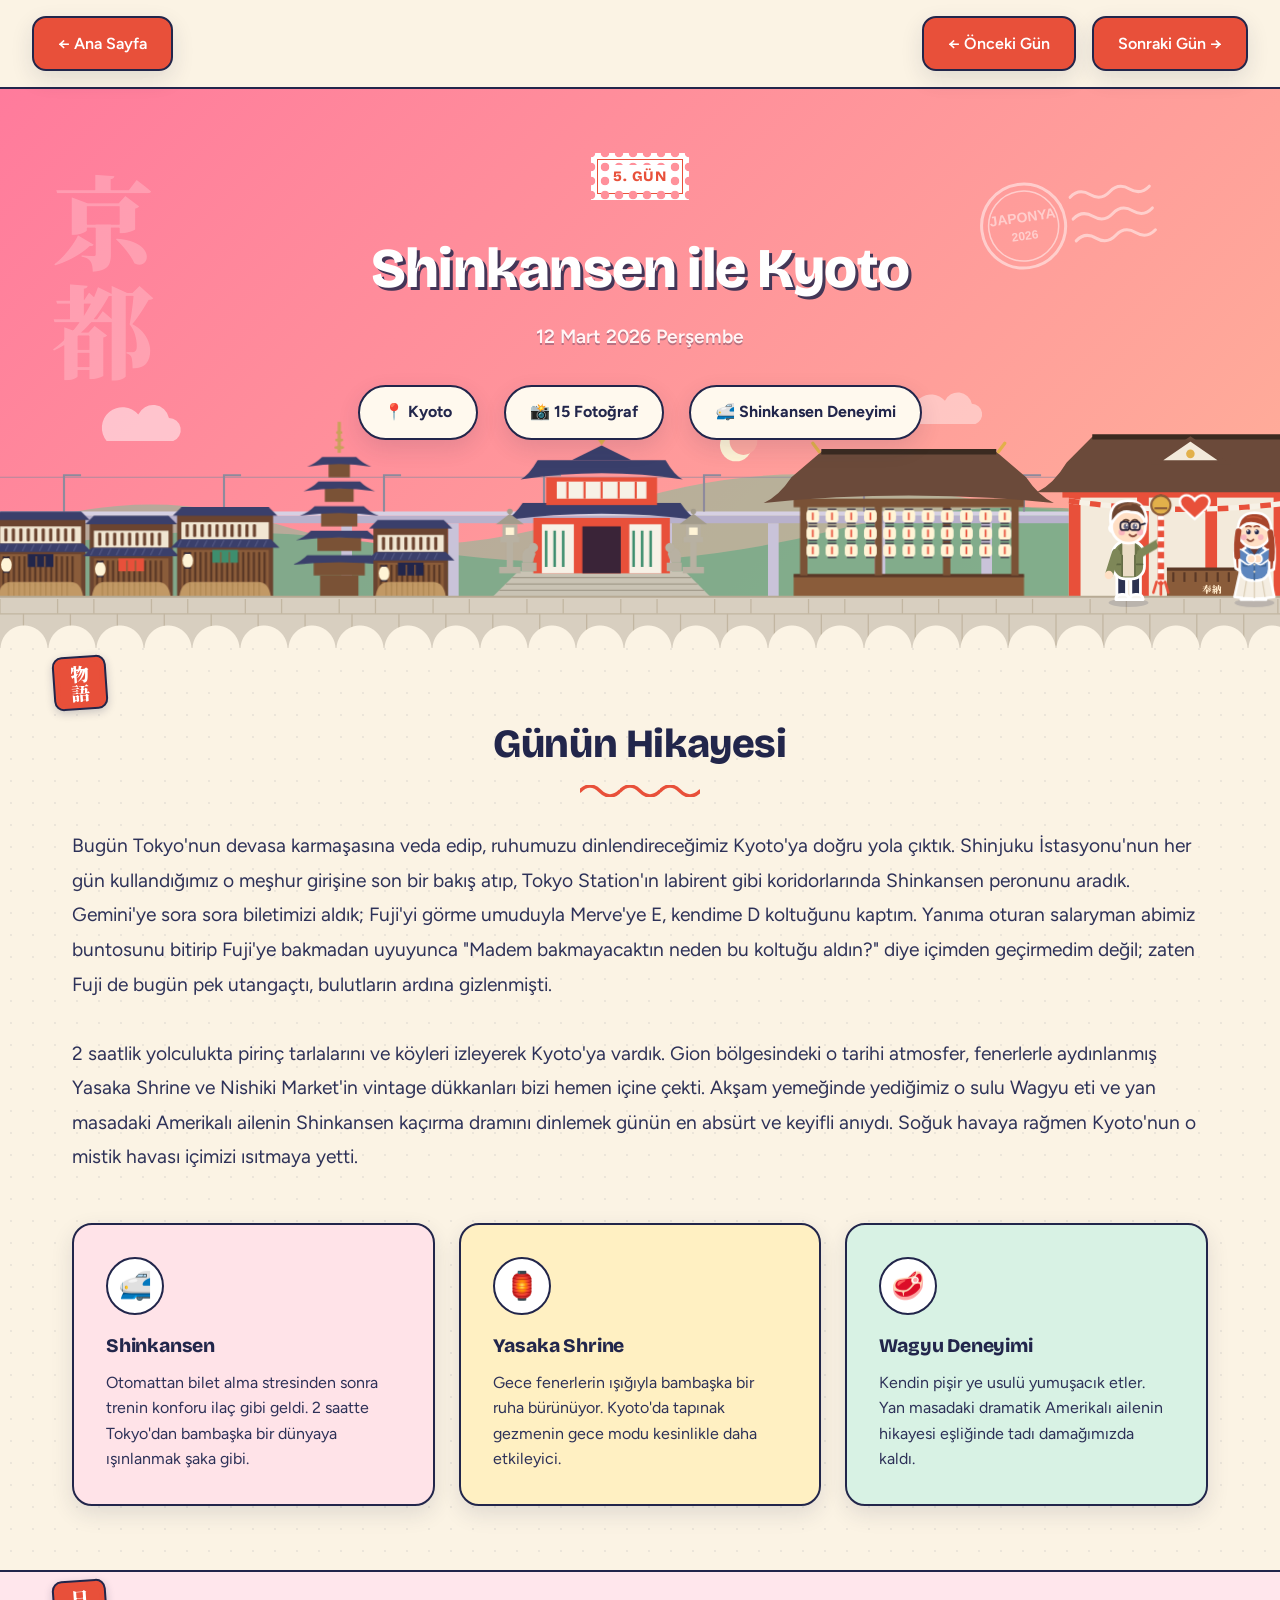
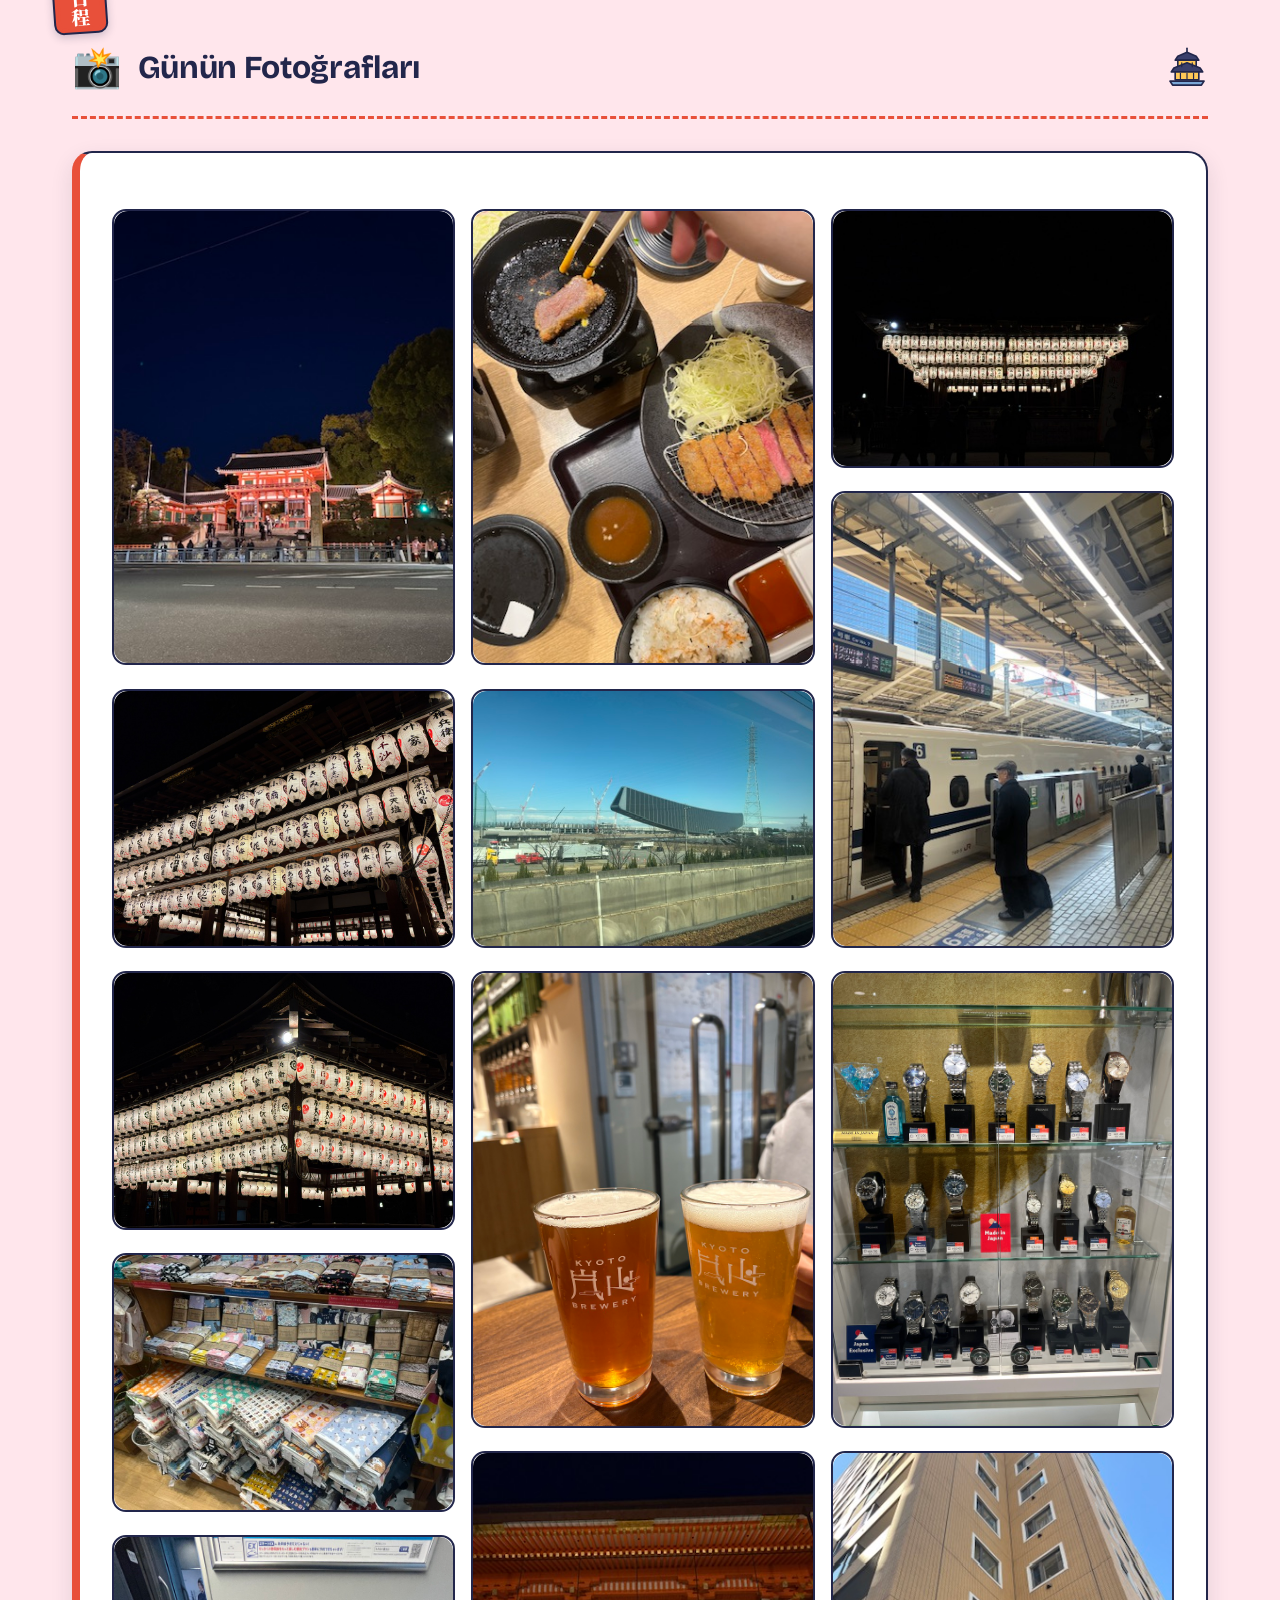
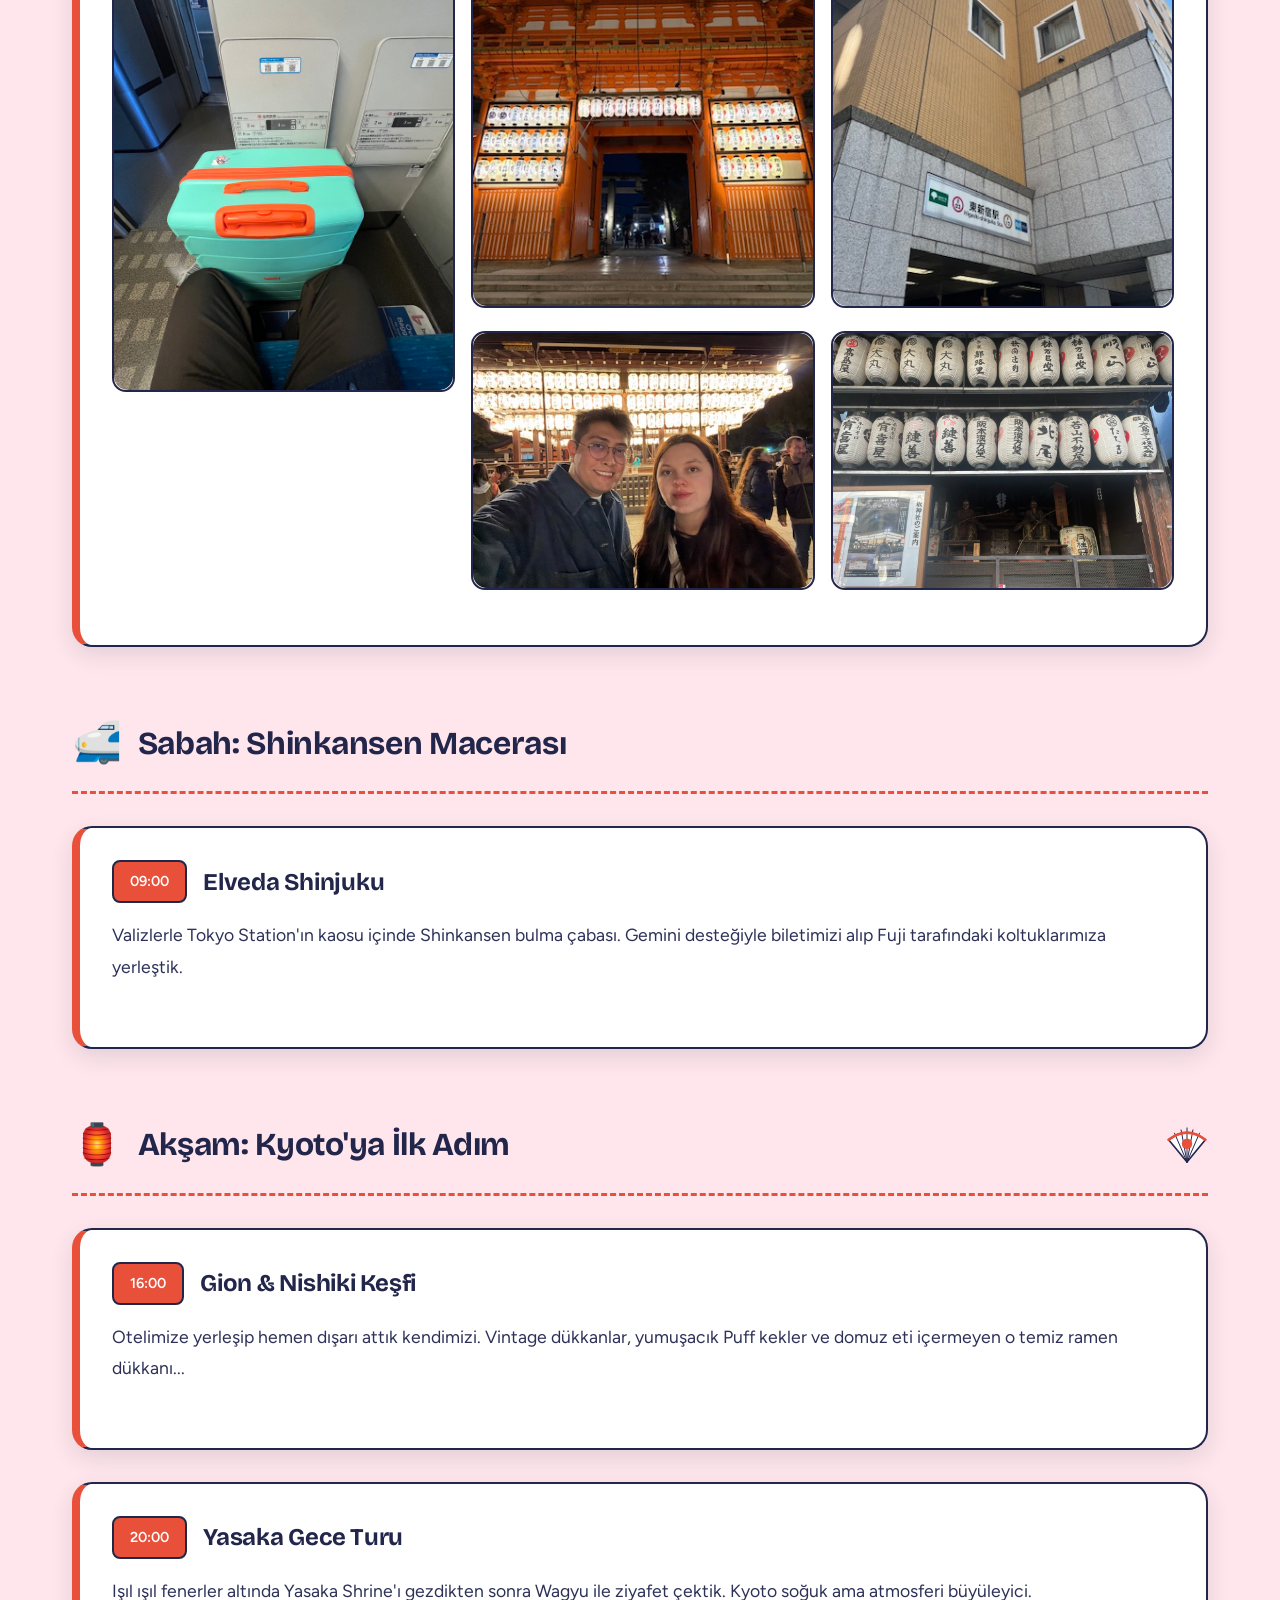
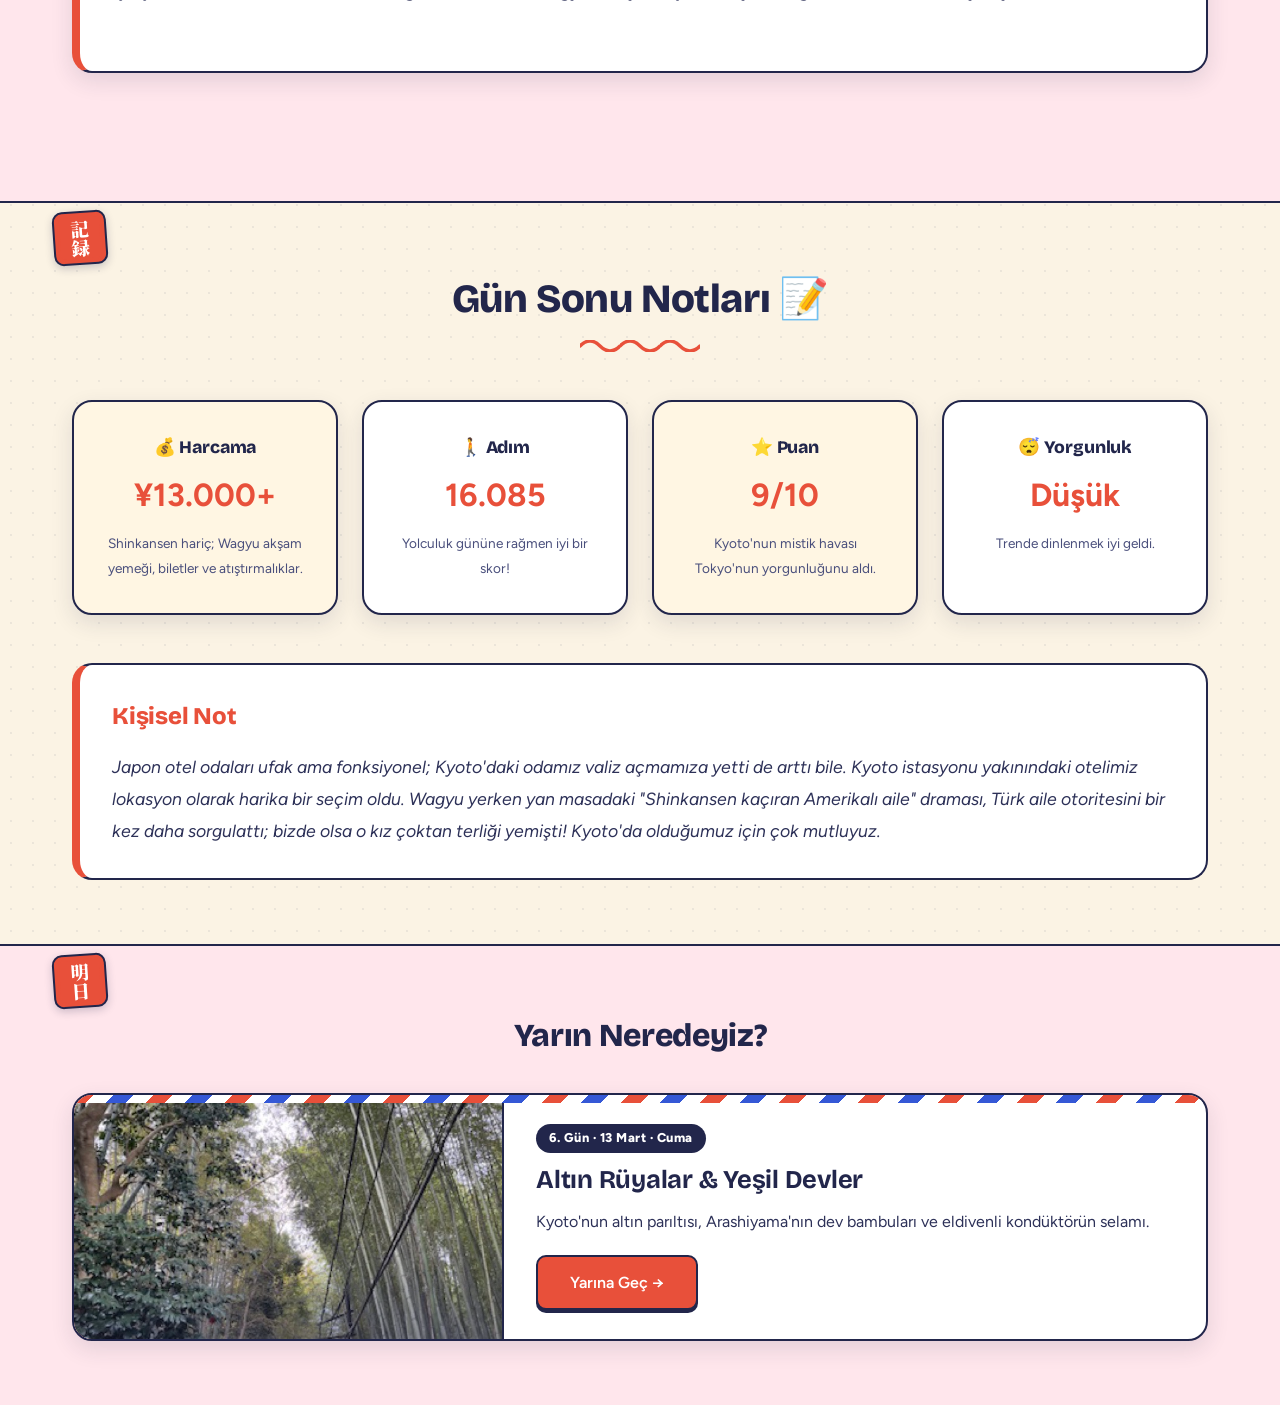
<file: days/day05.html>
<!DOCTYPE html>
<html lang="tr">
<head>
    <meta charset="UTF-8">
    <meta name="viewport" content="width=device-width, initial-scale=1.0">
    <title>5. Gün - Elveda Tokyo, Merhaba Kyoto | Japonya 2026</title>
    <meta name="description" content="Shinkansen ile hızlı bir kaçış, Gion sokakları ve Yasaka Shrine'ın gece büyüsü.">
    <link href="https://fonts.googleapis.com/css2?family=Yuji+Boku&family=Shippori+Mincho:wght@400;500;600;700;800&family=Zen+Antique&family=Inter:wght@300;400;600;700&display=swap" rel="stylesheet">
    <link href="https://fonts.googleapis.com/css2?family=Bricolage+Grotesque:opsz,wght@12..96,500;12..96,700;12..96,800&family=Figtree:wght@400;500;600;700&display=swap" rel="stylesheet">
    <link rel="stylesheet" href="../styles.css">
    <link rel="stylesheet" href="../gallery.css">
    <link rel="stylesheet" href="../responsive.css">
    <link rel="stylesheet" href="../theme.css">
    <link rel="stylesheet" href="../illustrated.css">
    <link rel="stylesheet" href="../decor.css?v=2">
    <script src="../decor.js?v=2" defer></script>
</head>
<body class="day-detail-page">
    
    <nav class="detail-nav">
        <a href="../index.html" class="btn-back">← Ana Sayfa</a>
        <div class="day-navigation">
            <a href="day04.html" class="btn-back">← Önceki Gün</a>
            <a href="day06.html" class="btn-next">Sonraki Gün →</a>
        </div>
    </nav>

    <header class="day-hero" style="background: linear-gradient(135deg, #cf6a87 0%, #eb4d4b 100%);">
        <div class="hero-overlay"></div>
        <div class="hero-content">
            <span class="day-label">5. Gün</span>
            <h1 class="day-title">Shinkansen ile Kyoto</h1>
            <p class="day-date">12 Mart 2026 Perşembe</p>
            <div class="day-stats">
                <span class="stat">📍 Kyoto</span>
                <span class="stat">📸 20 Fotoğraf</span>
                <span class="stat">🚅 Shinkansen Deneyimi</span>
            </div>
        </div>
    </header>

    <section class="day-summary">
        <div class="container">
            <h2>Günün Hikayesi</h2>
            <p class="story-text">
                Bugün Tokyo'nun devasa karmaşasına veda edip, ruhumuzu dinlendireceğimiz Kyoto'ya doğru yola çıktık. Shinjuku İstasyonu'nun her gün kullandığımız o meşhur girişine son bir bakış atıp, Tokyo Station'ın labirent gibi koridorlarında Shinkansen peronunu aradık. Gemini'ye sora sora biletimizi aldık; Fuji'yi görme umuduyla Merve'ye E, kendime D koltuğunu kaptım. Yanıma oturan salaryman abimiz buntosunu bitirip Fuji'ye bakmadan uyuyunca "Madem bakmayacaktın neden bu koltuğu aldın?" diye içimden geçirmedim değil; zaten Fuji de bugün pek utangaçtı, bulutların ardına gizlenmişti.<br><br>
                2 saatlik yolculukta pirinç tarlalarını ve köyleri izleyerek Kyoto'ya vardık. Gion bölgesindeki o tarihi atmosfer, fenerlerle aydınlanmış Yasaka Shrine ve Nishiki Market'in vintage dükkanları bizi hemen içine çekti. Akşam yemeğinde yediğimiz o sulu Wagyu eti ve yan masadaki Amerikalı ailenin Shinkansen kaçırma dramını dinlemek günün en absürt ve keyifli anıydı. Soğuk havaya rağmen Kyoto'nun o mistik havası içimizi ısıtmaya yetti.
            </p>
            
            <div class="highlights-grid">
                <div class="highlight-box">
                    <div class="icon">🚅</div>
                    <h4>Shinkansen</h4>
                    <p>Otomattan bilet alma stresinden sonra trenin konforu ilaç gibi geldi. 2 saatte Tokyo'dan bambaşka bir dünyaya ışınlanmak şaka gibi.</p>
                </div>
                <div class="highlight-box">
                    <div class="icon">🏮</div>
                    <h4>Yasaka Shrine</h4>
                    <p>Gece fenerlerin ışığıyla bambaşka bir ruha bürünüyor. Kyoto'da tapınak gezmenin gece modu kesinlikle daha etkileyici.</p>
                </div>
                <div class="highlight-box">
                    <div class="icon">🥩</div>
                    <h4>Wagyu Deneyimi</h4>
                    <p>Kendin pişir ye usulü yumuşacık etler. Yan masadaki dramatik Amerikalı ailenin hikayesi eşliğinde tadı damağımızda kaldı.</p>
                </div>
            </div>
        </div>
    </section>

    <section class="timeline-detailed">
        <div class="container">
            <div class="time-block">
                <h3 class="time-header"><span class="time-icon">📸</span> Günün Fotoğrafları</h3>
                <div class="activity-detail">
                    <div class="photo-gallery masonry" id="day05-all-photos">
                        </div>
                </div>
            </div>

            <div class="time-block">
                <h3 class="time-header"><span class="time-icon">🚅</span> Sabah: Shinkansen Macerası</h3>
                <div class="activity-detail">
                    <div class="activity-header"><span class="time-badge">09:00</span><h4>Elveda Shinjuku</h4></div>
                    <p class="activity-story">Valizlerle Tokyo Station'ın kaosu içinde Shinkansen bulma çabası. Gemini desteğiyle biletimizi alıp Fuji tarafındaki koltuklarımıza yerleştik.</p>
                </div>
            </div>

            <div class="time-block">
                <h3 class="time-header"><span class="time-icon">🏮</span> Akşam: Kyoto'ya İlk Adım</h3>
                <div class="activity-detail">
                    <div class="activity-header"><span class="time-badge">16:00</span><h4>Gion & Nishiki Keşfi</h4></div>
                    <p class="activity-story">Otelimize yerleşip hemen dışarı attık kendimizi. Vintage dükkanlar, yumuşacık Puff kekler ve domuz eti içermeyen o temiz ramen dükkanı...</p>
                </div>
                <div class="activity-detail">
                    <div class="activity-header"><span class="time-badge">20:00</span><h4>Yasaka Gece Turu</h4></div>
                    <p class="activity-story">Işıl ışıl fenerler altında Yasaka Shrine'ı gezdikten sonra Wagyu ile ziyafet çektik. Kyoto soğuk ama atmosferi büyüleyici.</p>
                </div>
            </div>
        </div>
    </section>

    <section class="day-notes">
        <div class="container">
            <h2>Gün Sonu Notları 📝</h2>
            <div class="notes-grid">
                <div class="note-card">
                    <h4>💰 Harcama</h4>
                    <p>¥13.000+</p>
                    <small>Shinkansen hariç; Wagyu akşam yemeği, biletler ve atıştırmalıklar.</small>
                </div>
                <div class="note-card">
                    <h4>🚶 Adım</h4>
                    <p>16.085</p>
                    <small>Yolculuk gününe rağmen iyi bir skor!</small>
                </div>
                <div class="note-card">
                    <h4>⭐ Puan</h4>
                    <p>9/10</p>
                    <small>Kyoto'nun mistik havası Tokyo'nun yorgunluğunu aldı.</small>
                </div>
                <div class="note-card">
                    <h4>😴 Yorgunluk</h4>
                    <p>Düşük</p>
                    <small>Trende dinlenmek iyi geldi.</small>
                </div>
            </div>
            <div class="personal-note">
                <h4>Kişisel Not</h4>
                <p>Japon otel odaları ufak ama fonksiyonel; Kyoto'daki odamız valiz açmamıza yetti de arttı bile. Kyoto istasyonu yakınındaki otelimiz lokasyon olarak harika bir seçim oldu. Wagyu yerken yan masadaki "Shinkansen kaçıran Amerikalı aile" draması, Türk aile otoritesini bir kez daha sorgulattı; bizde olsa o kız çoktan terliği yemişti! Kyoto'da olduğumuz için çok mutluyuz.</p>
            </div>
        </div>
    </section>

    <section class="next-day-preview">
        <div class="container">
            <h3>Yarın Neredeyiz?</h3>
            <a href="day06.html" class="next-day-card">
                <div class="next-day-image"><img src="../photos/previews/day06.jpg" alt="Altın Rüyalar &amp; Yeşil Devler" loading="lazy" onerror="this.remove()"></div>
                <div class="next-day-content">
                    <span class="next-label">6. Gün · 13 Mart · Cuma</span>
                    <h4>Altın Rüyalar & Yeşil Devler</h4>
                    <p>Kyoto'nun altın parıltısı, Arashiyama'nın dev bambuları ve eldivenli kondüktörün selamı.</p>
                    <span class="btn-next-day">Yarına Geç →</span>
                </div>
            </a>
        </div>
    </section>

    <div id="lightbox" class="lightbox" onclick="closeLightbox()">
        <span class="lightbox-close">&times;</span>
        <img class="lightbox-content" id="lightbox-img">
        <div class="lightbox-caption" id="lightbox-caption"></div>
    </div>

    <script src="../lightbox.js"></script>
    <script src="../photos/manifest.js"></script>
    <script src="../auto-loader.js"></script>
    <script>
        // Fotoğrafları yükle - hata olursa sessizce devam et
        (function() {
            try {
                loadAllPhotos('day05', 'day05-all-photos');
            } catch(e) {
                console.log('day05 photos not yet loaded');
            }
        })();
    </script>
</body>
</html>
</file>
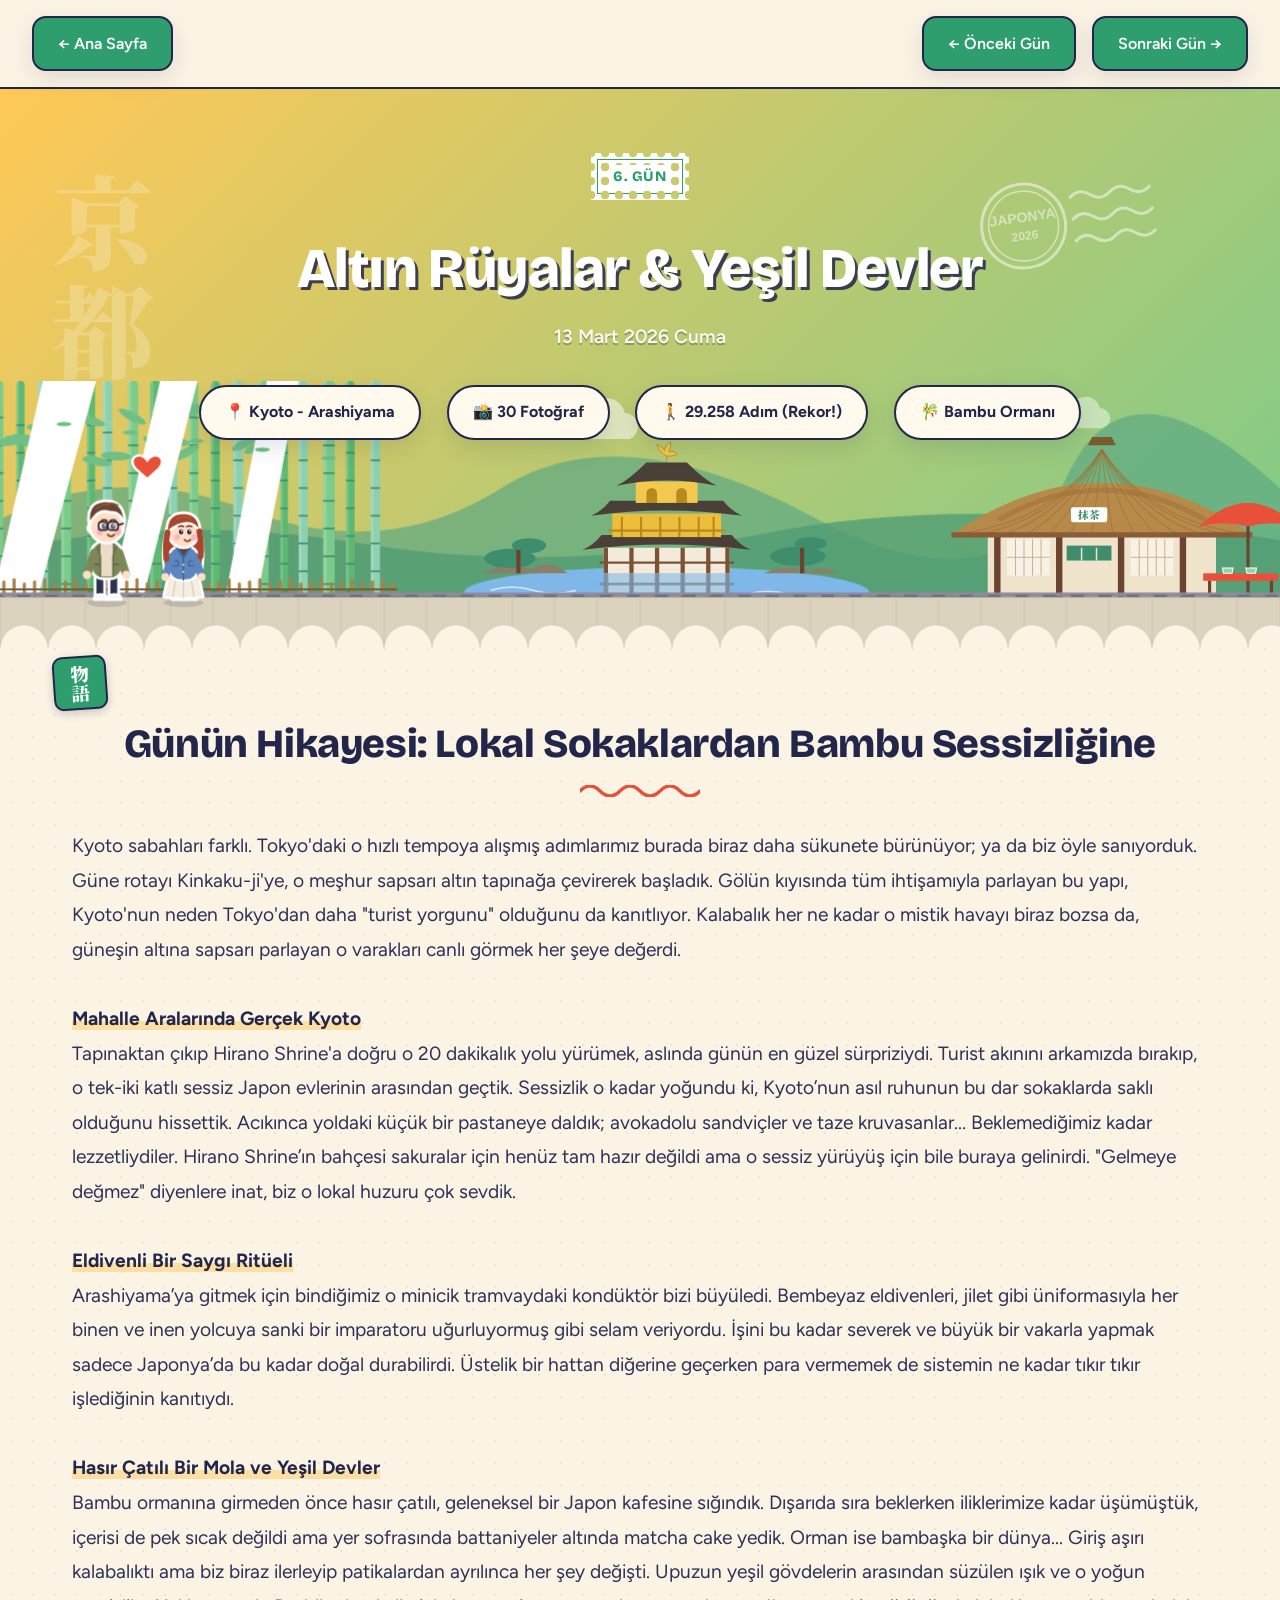
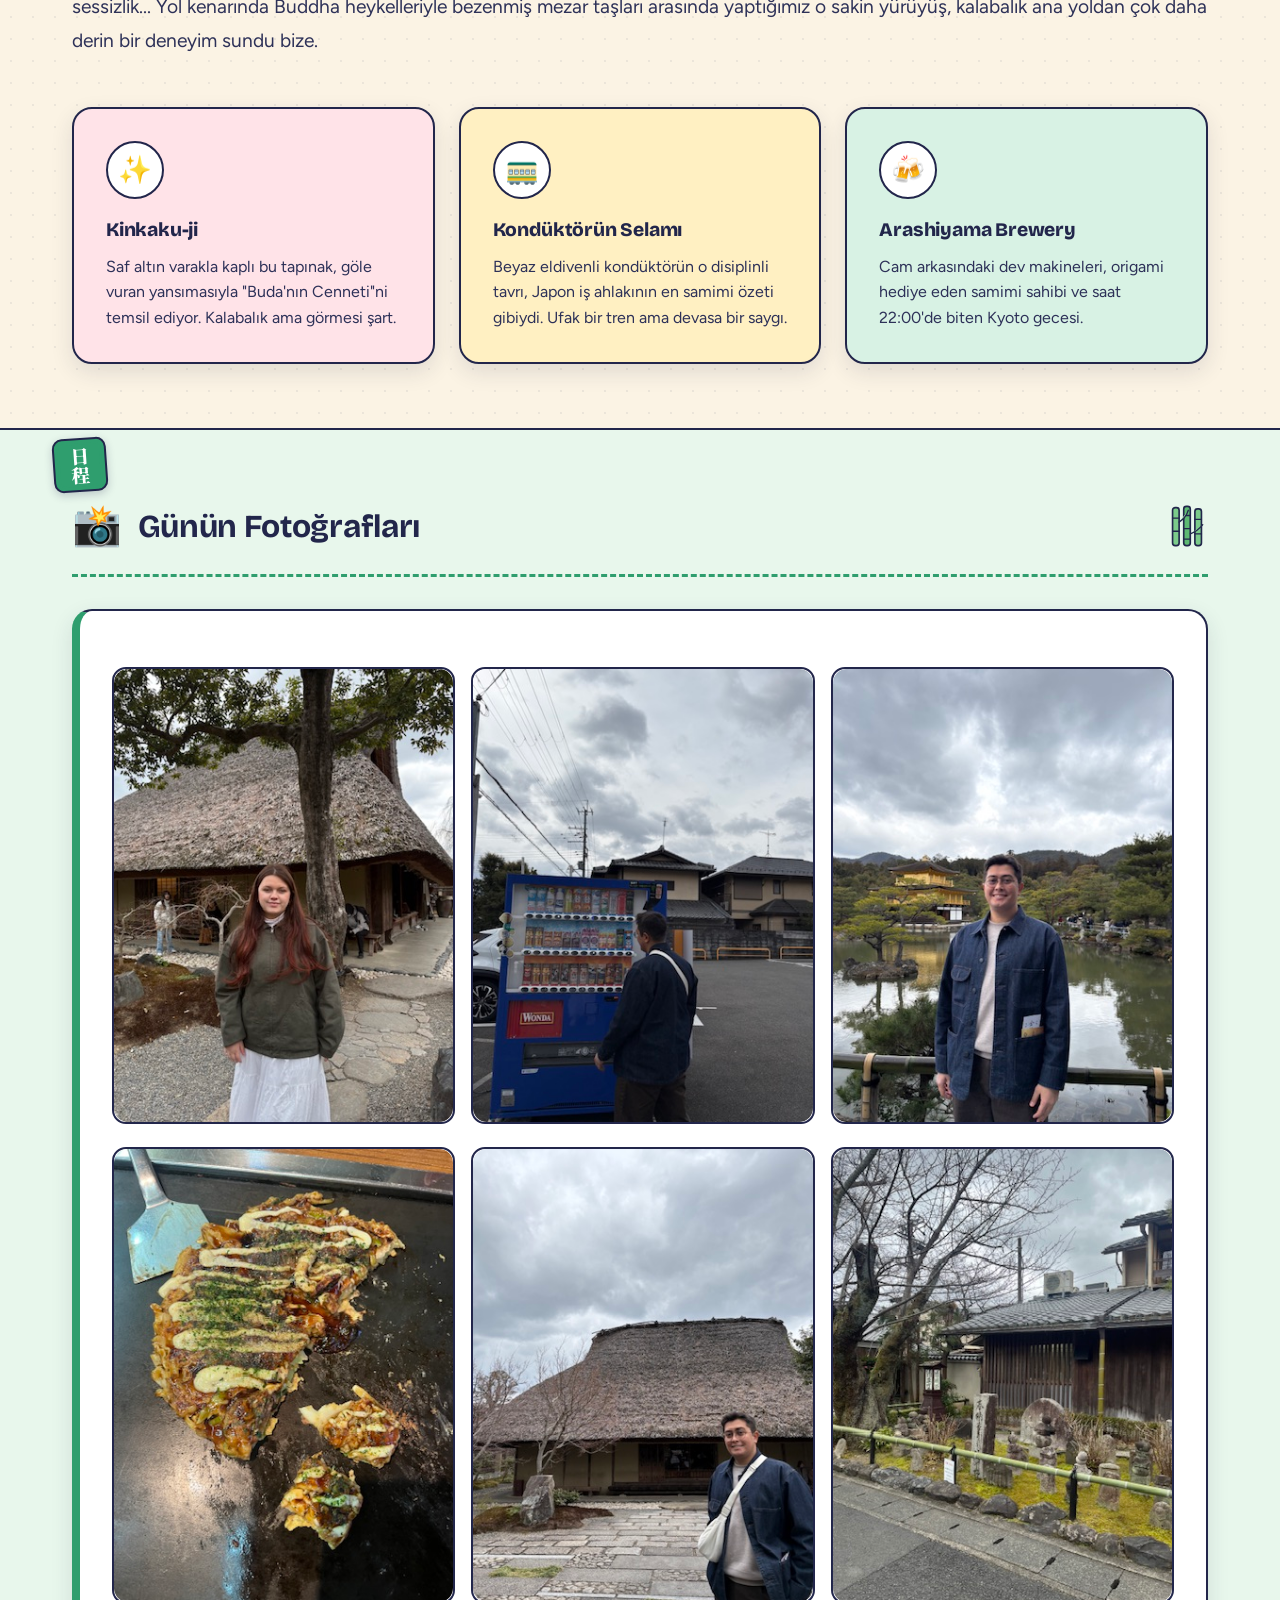
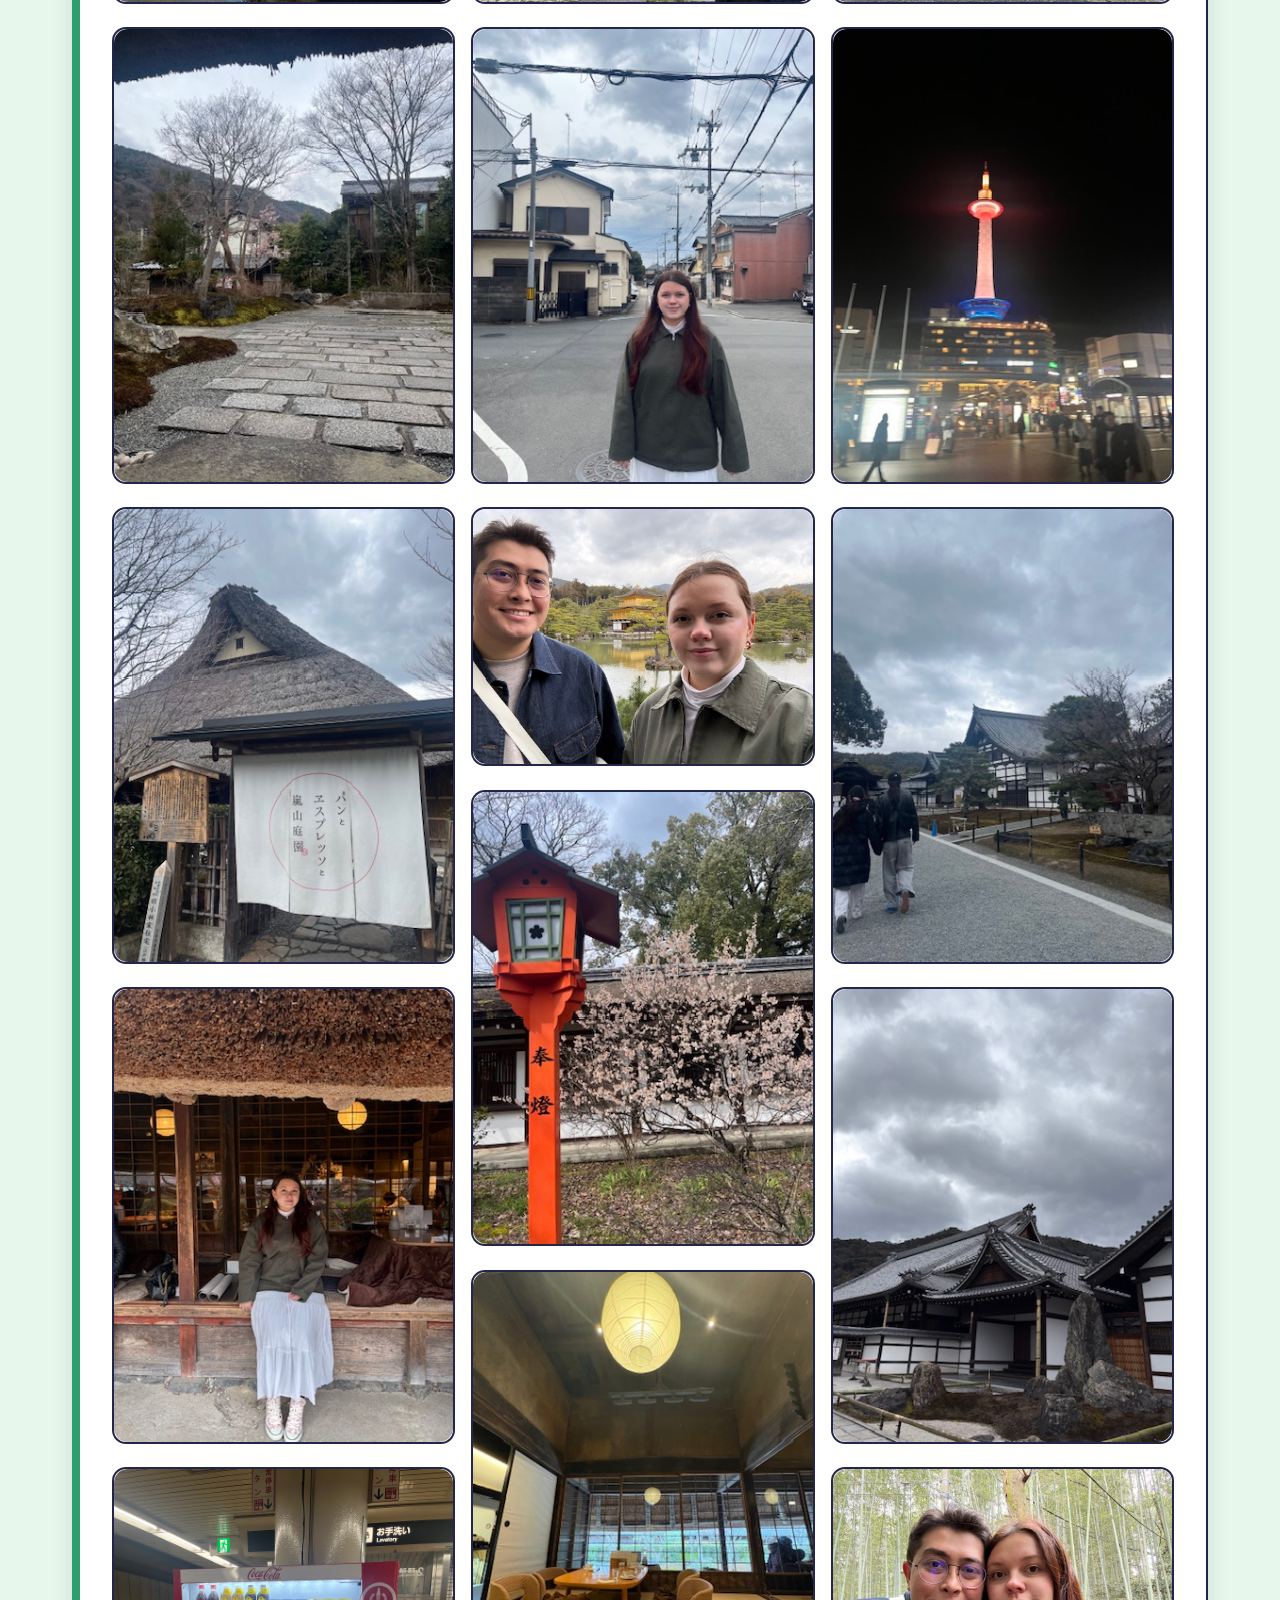
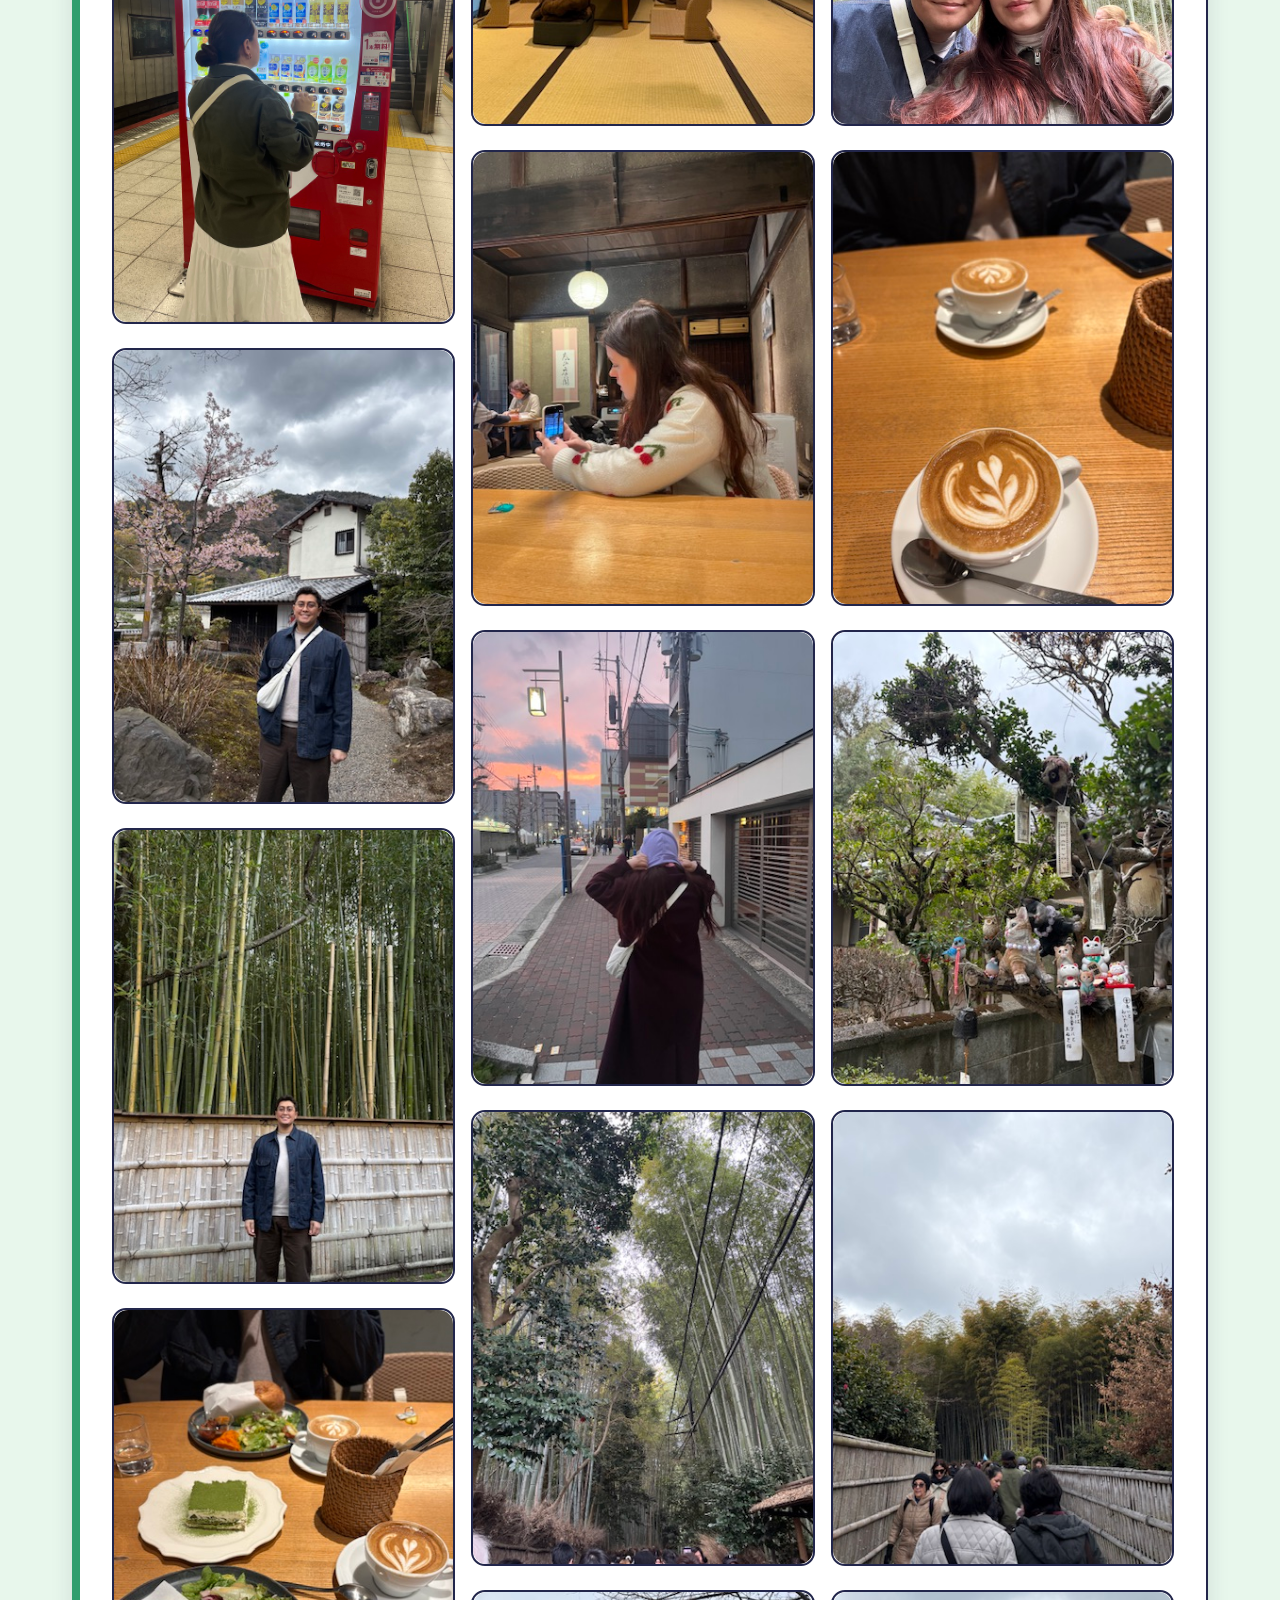
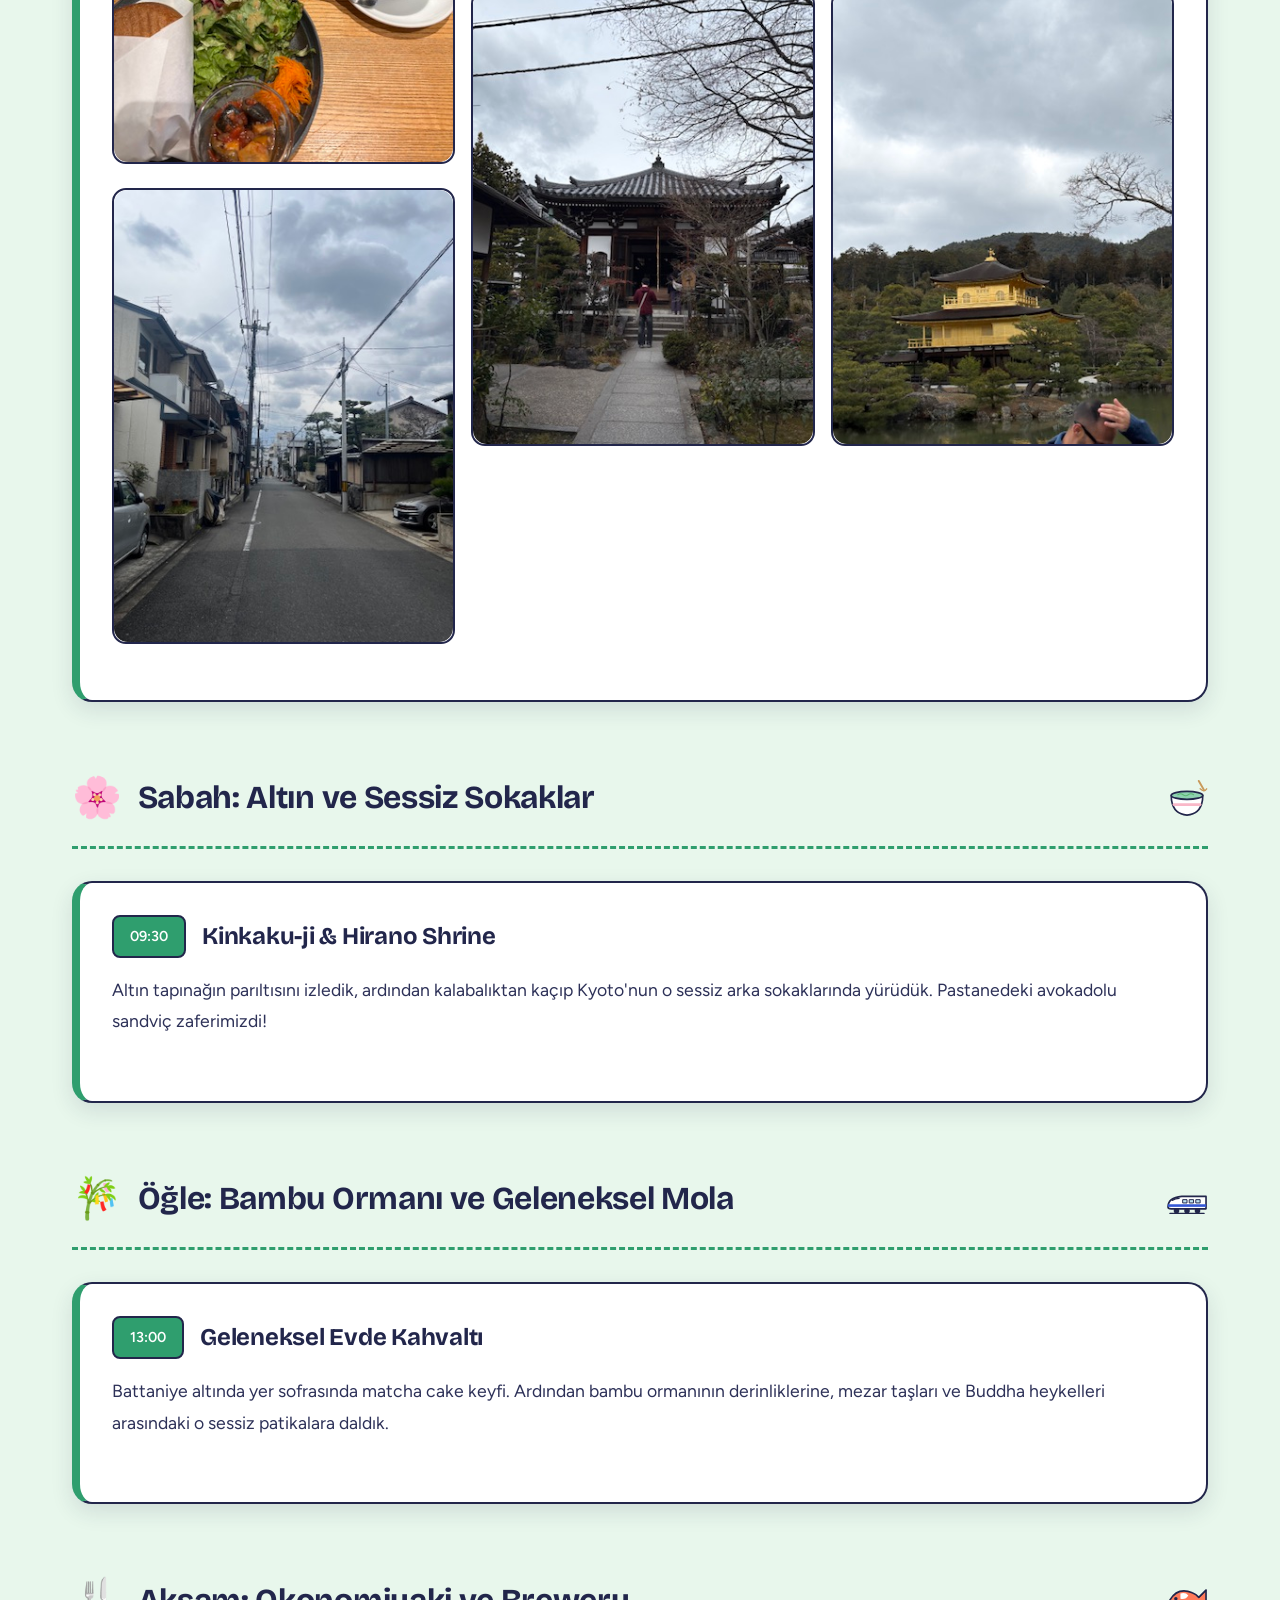
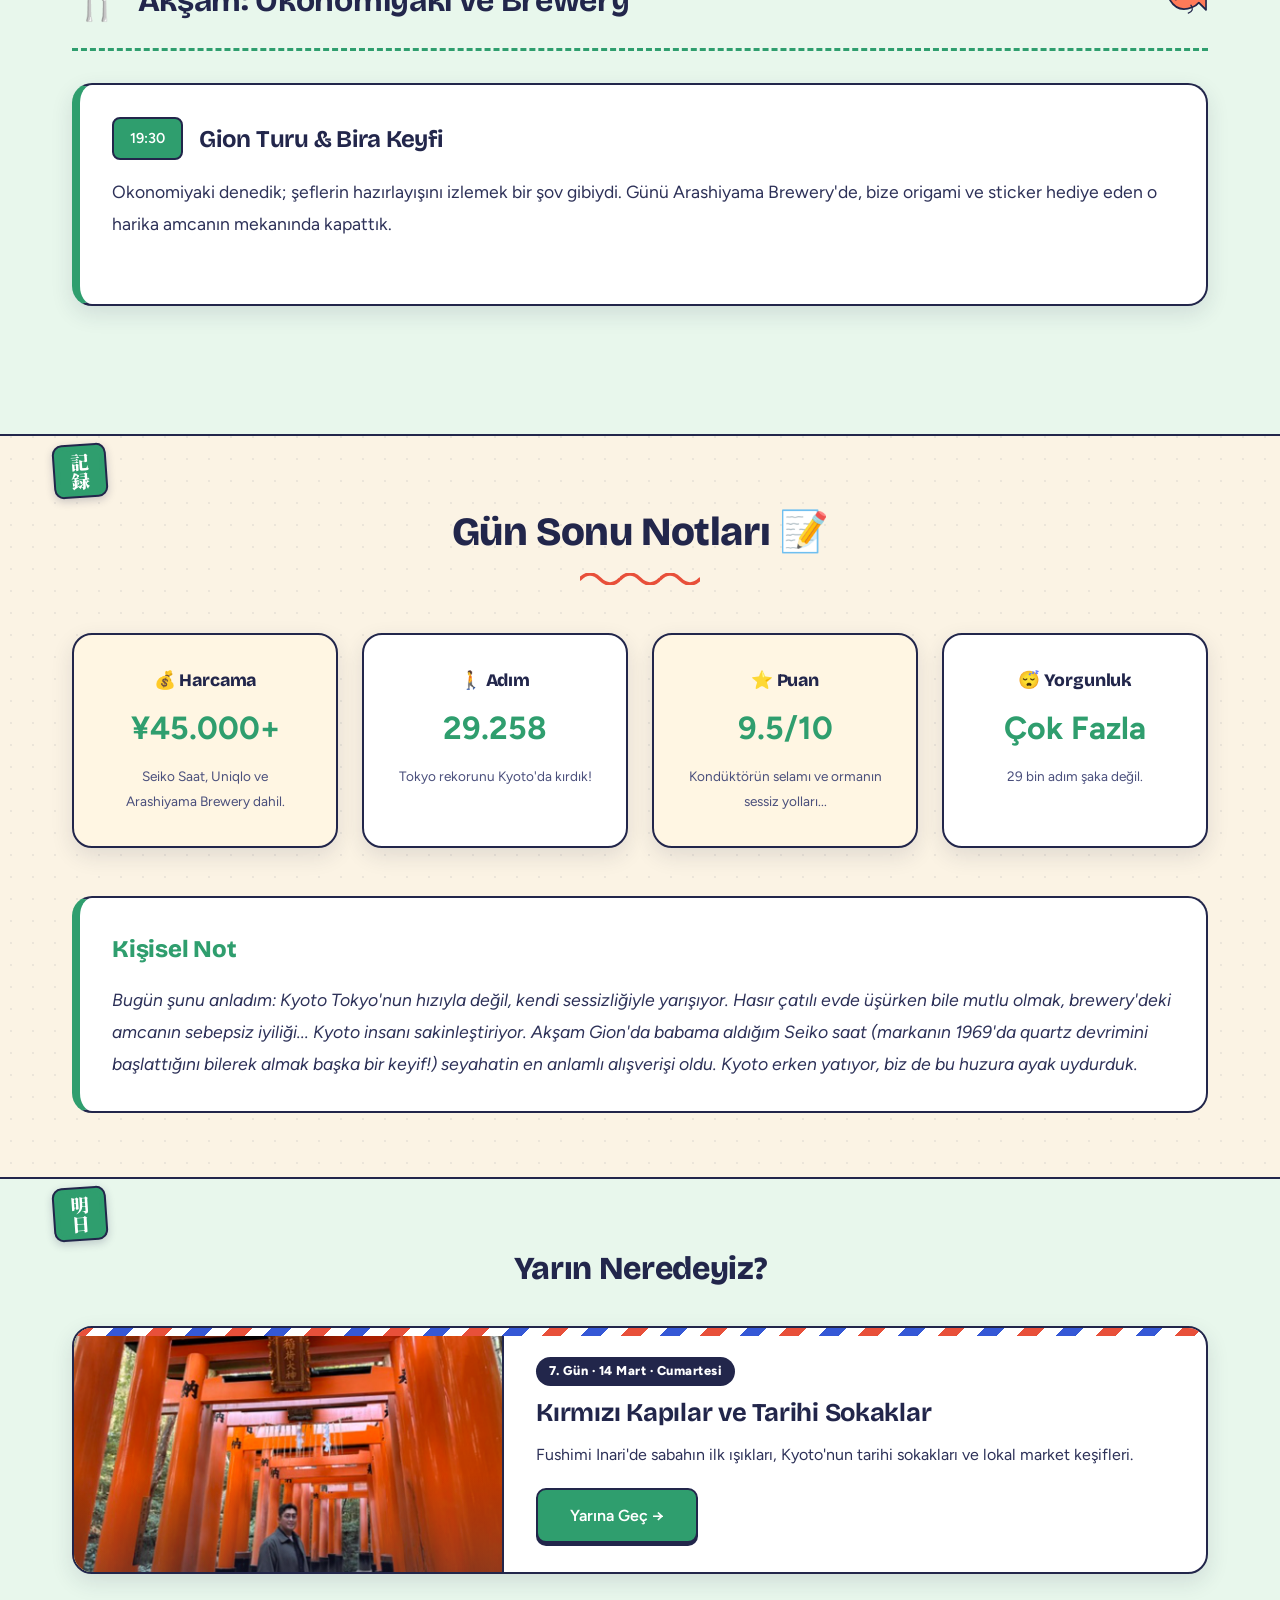
<file: days/day06.html>
<!DOCTYPE html>
<html lang="tr">
<head>
    <meta charset="UTF-8">
    <meta name="viewport" content="width=device-width, initial-scale=1.0">
    <title>6. Gün - Altın Tapınak ve Bambu Ormanı | Japonya 2026</title>
    <meta name="description" content="Kyoto'nun altın parıltısı, Arashiyama'nın dev bambuları ve eldivenli kondüktörün selamı.">
    <link href="https://fonts.googleapis.com/css2?family=Yuji+Boku&family=Shippori+Mincho:wght@400;500;600;700;800&family=Zen+Antique&family=Inter:wght@300;400;600;700&display=swap" rel="stylesheet">
    <link href="https://fonts.googleapis.com/css2?family=Bricolage+Grotesque:opsz,wght@12..96,500;12..96,700;12..96,800&family=Figtree:wght@400;500;600;700&display=swap" rel="stylesheet">
    <link rel="stylesheet" href="../styles.css">
    <link rel="stylesheet" href="../gallery.css">
    <link rel="stylesheet" href="../responsive.css">
    <link rel="stylesheet" href="../theme.css">
    <link rel="stylesheet" href="../illustrated.css">
    <link rel="stylesheet" href="../decor.css?v=2">
    <script src="../decor.js?v=2" defer></script>
</head>
<body class="day-detail-page">
    
    <nav class="detail-nav">
        <a href="../index.html" class="btn-back">← Ana Sayfa</a>
        <div class="day-navigation">
            <a href="day05.html" class="btn-back">← Önceki Gün</a>
            <a href="day07.html" class="btn-next">Sonraki Gün →</a>
        </div>
    </nav>

    <header class="day-hero" style="background: linear-gradient(135deg, #f1c40f 0%, #f39c12 100%);">
        <div class="hero-overlay"></div>
        <div class="hero-content">
            <span class="day-label">6. Gün</span>
            <h1 class="day-title">Altın Rüyalar & Yeşil Devler</h1>
            <p class="day-date">13 Mart 2026 Cuma</p>
            <div class="day-stats">
                <span class="stat">📍 Kyoto - Arashiyama</span>
                <span class="stat">🚶 29.258 Adım (Rekor!)</span>
                <span class="stat">🎋 Bambu Ormanı</span>
            </div>
        </div>
    </header>

    <section class="day-summary">
        <div class="container">
            <h2>Günün Hikayesi: Lokal Sokaklardan Bambu Sessizliğine</h2>
            <p class="story-text">
                Kyoto sabahları farklı. Tokyo'daki o hızlı tempoya alışmış adımlarımız burada biraz daha sükunete bürünüyor; ya da biz öyle sanıyorduk. Güne rotayı Kinkaku-ji'ye, o meşhur sapsarı altın tapınağa çevirerek başladık. Gölün kıyısında tüm ihtişamıyla parlayan bu yapı, Kyoto'nun neden Tokyo'dan daha "turist yorgunu" olduğunu da kanıtlıyor. Kalabalık her ne kadar o mistik havayı biraz bozsa da, güneşin altına sapsarı parlayan o varakları canlı görmek her şeye değerdi.<br><br>

                <strong>Mahalle Aralarında Gerçek Kyoto</strong><br>
                Tapınaktan çıkıp Hirano Shrine'a doğru o 20 dakikalık yolu yürümek, aslında günün en güzel sürpriziydi. Turist akınını arkamızda bırakıp, o tek-iki katlı sessiz Japon evlerinin arasından geçtik. Sessizlik o kadar yoğundu ki, Kyoto’nun asıl ruhunun bu dar sokaklarda saklı olduğunu hissettik. Acıkınca yoldaki küçük bir pastaneye daldık; avokadolu sandviçler ve taze kruvasanlar... Beklemediğimiz kadar lezzetliydiler. Hirano Shrine’ın bahçesi sakuralar için henüz tam hazır değildi ama o sessiz yürüyüş için bile buraya gelinirdi. "Gelmeye değmez" diyenlere inat, biz o lokal huzuru çok sevdik.<br><br>

                <strong>Eldivenli Bir Saygı Ritüeli</strong><br>
                Arashiyama’ya gitmek için bindiğimiz o minicik tramvaydaki kondüktör bizi büyüledi. Bembeyaz eldivenleri, jilet gibi üniformasıyla her binen ve inen yolcuya sanki bir imparatoru uğurluyormuş gibi selam veriyordu. İşini bu kadar severek ve büyük bir vakarla yapmak sadece Japonya’da bu kadar doğal durabilirdi. Üstelik bir hattan diğerine geçerken para vermemek de sistemin ne kadar tıkır tıkır işlediğinin kanıtıydı.<br><br>

                <strong>Hasır Çatılı Bir Mola ve Yeşil Devler</strong><br>
                Bambu ormanına girmeden önce hasır çatılı, geleneksel bir Japon kafesine sığındık. Dışarıda sıra beklerken iliklerimize kadar üşümüştük, içerisi de pek sıcak değildi ama yer sofrasında battaniyeler altında matcha cake yedik. Orman ise bambaşka bir dünya... Giriş aşırı kalabalıktı ama biz biraz ilerleyip patikalardan ayrılınca her şey değişti. Upuzun yeşil gövdelerin arasından süzülen ışık ve o yoğun sessizlik... Yol kenarında Buddha heykelleriyle bezenmiş mezar taşları arasında yaptığımız o sakin yürüyüş, kalabalık ana yoldan çok daha derin bir deneyim sundu bize.
            </p>
            
            <div class="highlights-grid">
                <div class="highlight-box">
                    <div class="icon">✨</div>
                    <h4>Kinkaku-ji</h4>
                    <p>Saf altın varakla kaplı bu tapınak, göle vuran yansımasıyla "Buda'nın Cenneti"ni temsil ediyor. Kalabalık ama görmesi şart.</p>
                </div>
                <div class="highlight-box">
                    <div class="icon">🚃</div>
                    <h4>Kondüktörün Selamı</h4>
                    <p>Beyaz eldivenli kondüktörün o disiplinli tavrı, Japon iş ahlakının en samimi özeti gibiydi. Ufak bir tren ama devasa bir saygı.</p>
                </div>
                <div class="highlight-box">
                    <div class="icon">🍻</div>
                    <h4>Arashiyama Brewery</h4>
                    <p>Cam arkasındaki dev makineleri, origami hediye eden samimi sahibi ve saat 22:00'de biten Kyoto gecesi.</p>
                </div>
            </div>
        </div>
    </section>

    <section class="timeline-detailed">
        <div class="container">
            <div class="time-block">
                <h3 class="time-header"><span class="time-icon">📸</span> Günün Fotoğrafları</h3>
                <div class="activity-detail">
                    <div class="photo-gallery masonry" id="day06-all-photos">
                        </div>
                </div>
            </div>

            <div class="time-block">
                <h3 class="time-header"><span class="time-icon">🌸</span> Sabah: Altın ve Sessiz Sokaklar</h3>
                <div class="activity-detail">
                    <div class="activity-header"><span class="time-badge">09:30</span><h4>Kinkaku-ji & Hirano Shrine</h4></div>
                    <p class="activity-story">Altın tapınağın parıltısını izledik, ardından kalabalıktan kaçıp Kyoto'nun o sessiz arka sokaklarında yürüdük. Pastanedeki avokadolu sandviç zaferimizdi!</p>
                </div>
            </div>

            <div class="time-block">
                <h3 class="time-header"><span class="time-icon">🎋</span> Öğle: Bambu Ormanı ve Geleneksel Mola</h3>
                <div class="activity-detail">
                    <div class="activity-header"><span class="time-badge">13:00</span><h4>Geleneksel Evde Kahvaltı</h4></div>
                    <p class="activity-story">Battaniye altında yer sofrasında matcha cake keyfi. Ardından bambu ormanının derinliklerine, mezar taşları ve Buddha heykelleri arasındaki o sessiz patikalara daldık.</p>
                </div>
            </div>

            <div class="time-block">
                <h3 class="time-header"><span class="time-icon">🍴</span> Akşam: Okonomiyaki ve Brewery</h3>
                <div class="activity-detail">
                    <div class="activity-header"><span class="time-badge">19:30</span><h4>Gion Turu & Bira Keyfi</h4></div>
                    <p class="activity-story">Okonomiyaki denedik; şeflerin hazırlayışını izlemek bir şov gibiydi. Günü Arashiyama Brewery'de, bize origami ve sticker hediye eden o harika amcanın mekanında kapattık.</p>
                </div>
            </div>
        </div>
    </section>

    <section class="day-notes">
        <div class="container">
            <h2>Gün Sonu Notları 📝</h2>
            <div class="notes-grid">
                <div class="note-card">
                    <h4>💰 Harcama</h4>
                    <p>¥45.000+</p>
                    <small>Seiko Saat, Uniqlo ve Arashiyama Brewery dahil.</small>
                </div>
                <div class="note-card">
                    <h4>🚶 Adım</h4>
                    <p>29.258</p>
                    <small>Tokyo rekorunu Kyoto'da kırdık!</small>
                </div>
                <div class="note-card">
                    <h4>⭐ Puan</h4>
                    <p>9.5/10</p>
                    <small>Kondüktörün selamı ve ormanın sessiz yolları...</small>
                </div>
                <div class="note-card">
                    <h4>😴 Yorgunluk</h4>
                    <p>Çok Fazla</p>
                    <small>29 bin adım şaka değil.</small>
                </div>
            </div>
            <div class="personal-note">
                <h4>Kişisel Not</h4>
                <p>Bugün şunu anladım: Kyoto Tokyo'nun hızıyla değil, kendi sessizliğiyle yarışıyor. Hasır çatılı evde üşürken bile mutlu olmak, brewery'deki amcanın sebepsiz iyiliği... Kyoto insanı sakinleştiriyor. Akşam Gion'da babama aldığım Seiko saat (markanın 1969'da quartz devrimini başlattığını bilerek almak başka bir keyif!) seyahatin en anlamlı alışverişi oldu. Kyoto erken yatıyor, biz de bu huzura ayak uydurduk.</p>
            </div>
        </div>
    </section>

    <section class="next-day-preview">
        <div class="container">
            <h3>Yarın Neredeyiz?</h3>
            <a href="day07.html" class="next-day-card">
                <div class="next-day-image"><img src="../photos/previews/day07.jpg" alt="Kırmızı Kapılar ve Tarihi Sokaklar" loading="lazy" onerror="this.remove()"></div>
                <div class="next-day-content">
                    <span class="next-label">7. Gün · 14 Mart · Cumartesi</span>
                    <h4>Kırmızı Kapılar ve Tarihi Sokaklar</h4>
                    <p>Fushimi Inari'de sabahın ilk ışıkları, Kyoto'nun tarihi sokakları ve lokal market keşifleri.</p>
                    <span class="btn-next-day">Yarına Geç →</span>
                </div>
            </a>
        </div>
    </section>

    <script src="../lightbox.js"></script>
    <script src="../photos/manifest.js"></script>
    <script src="../auto-loader.js"></script>
    <script>
        loadAllPhotos('day06', 'day06-all-photos');
    </script>
</body>
</html>
</file>
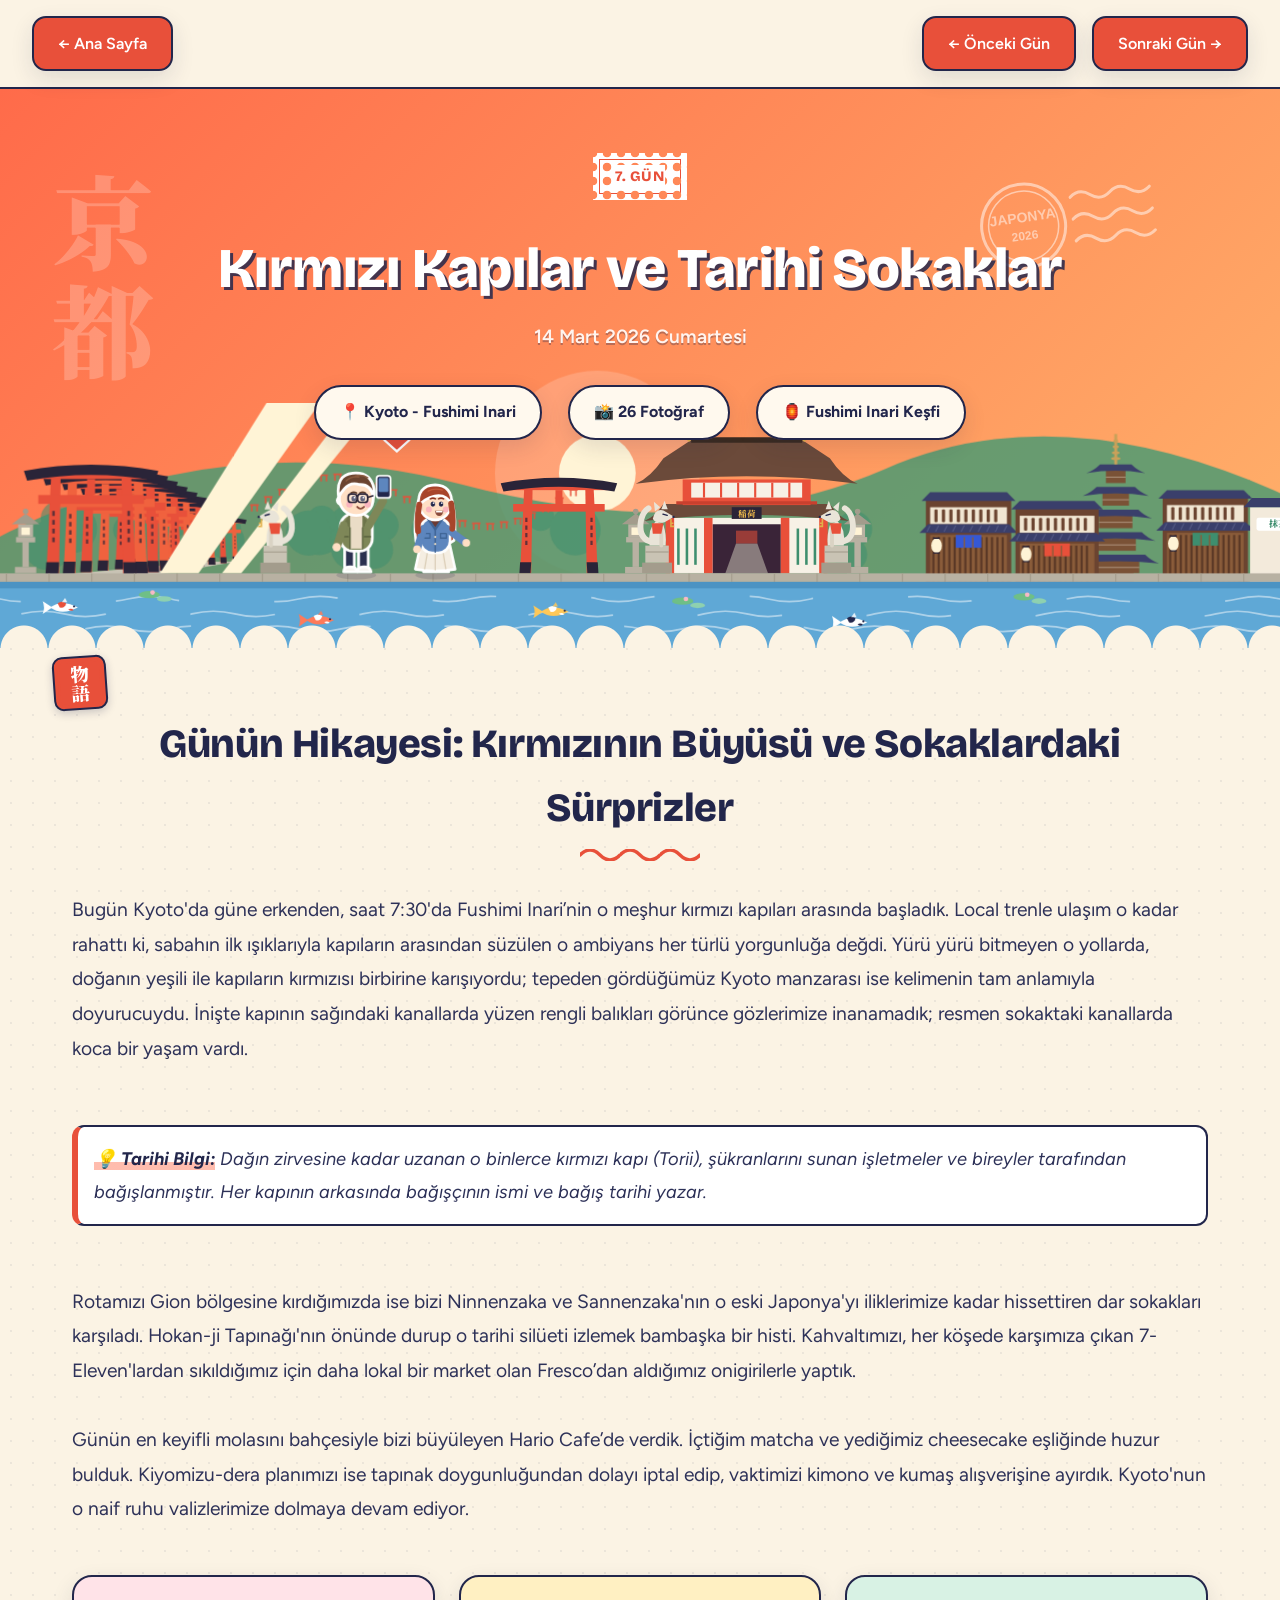
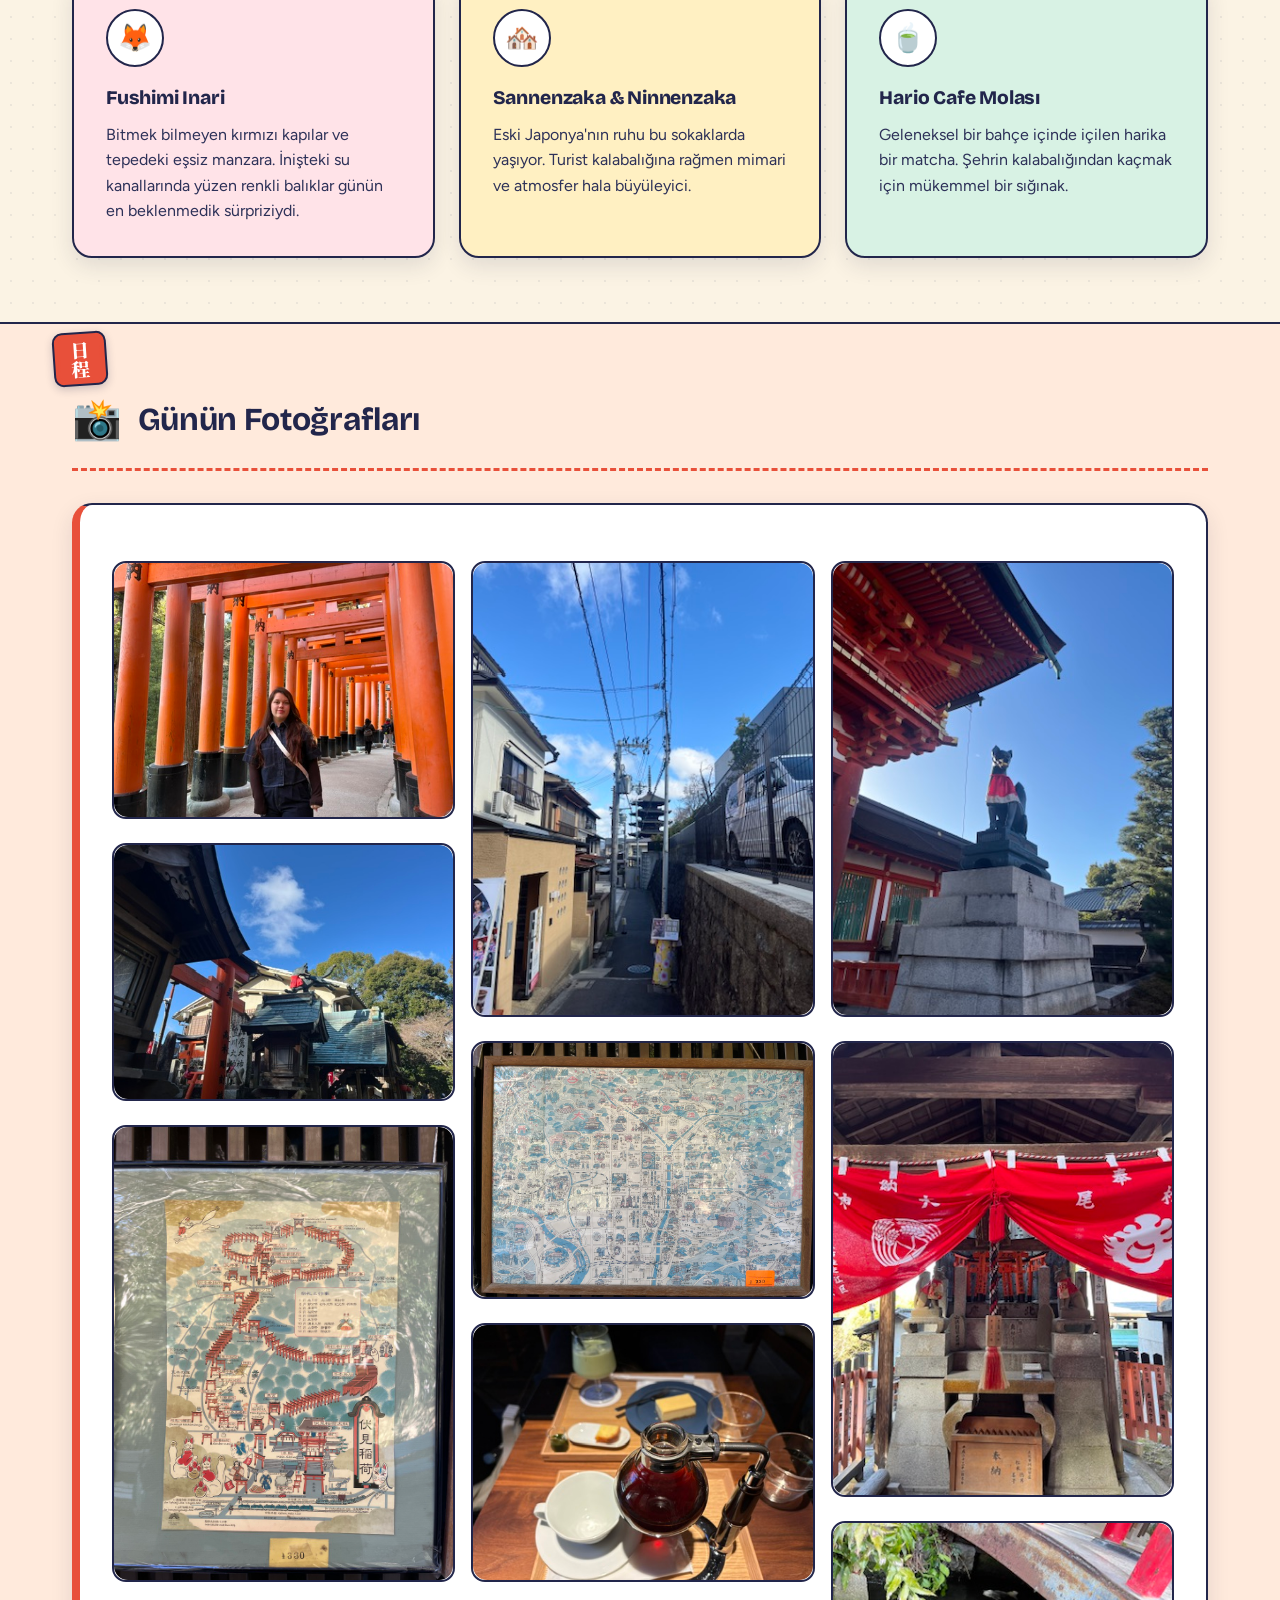
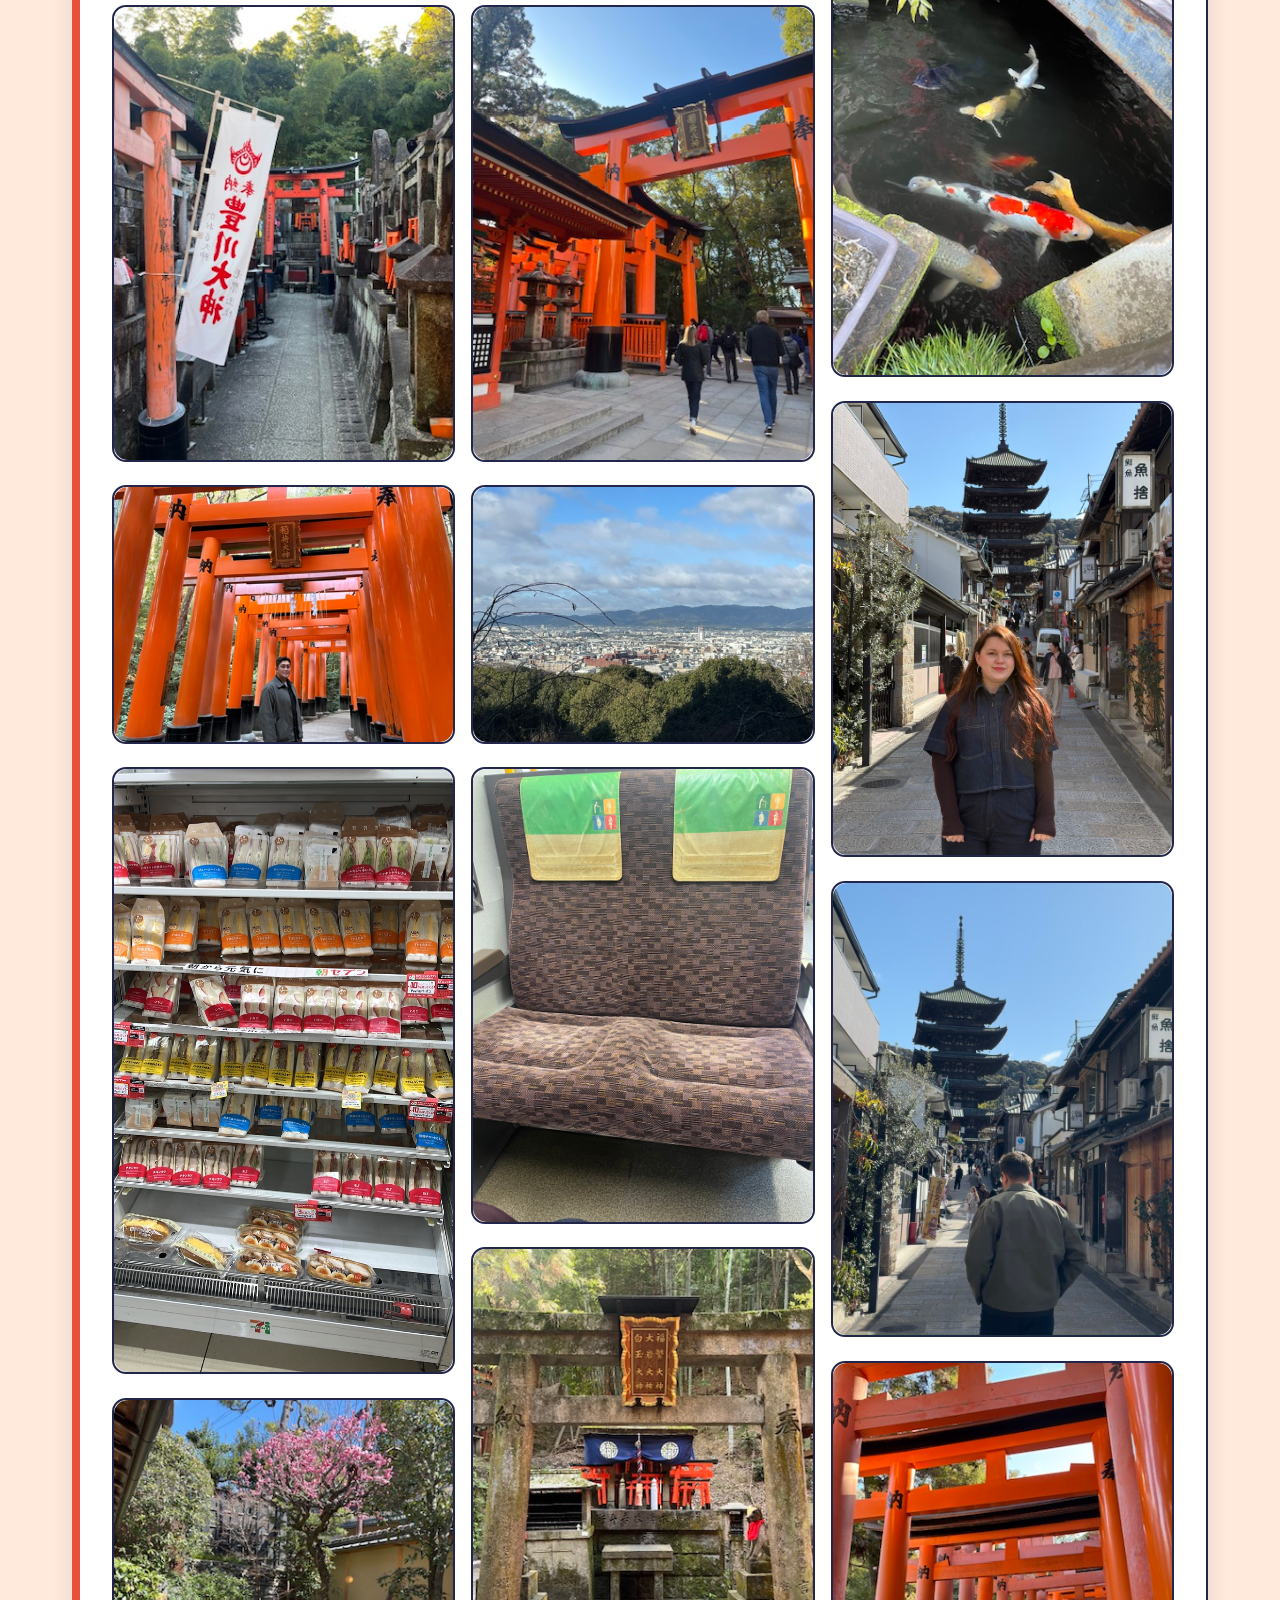
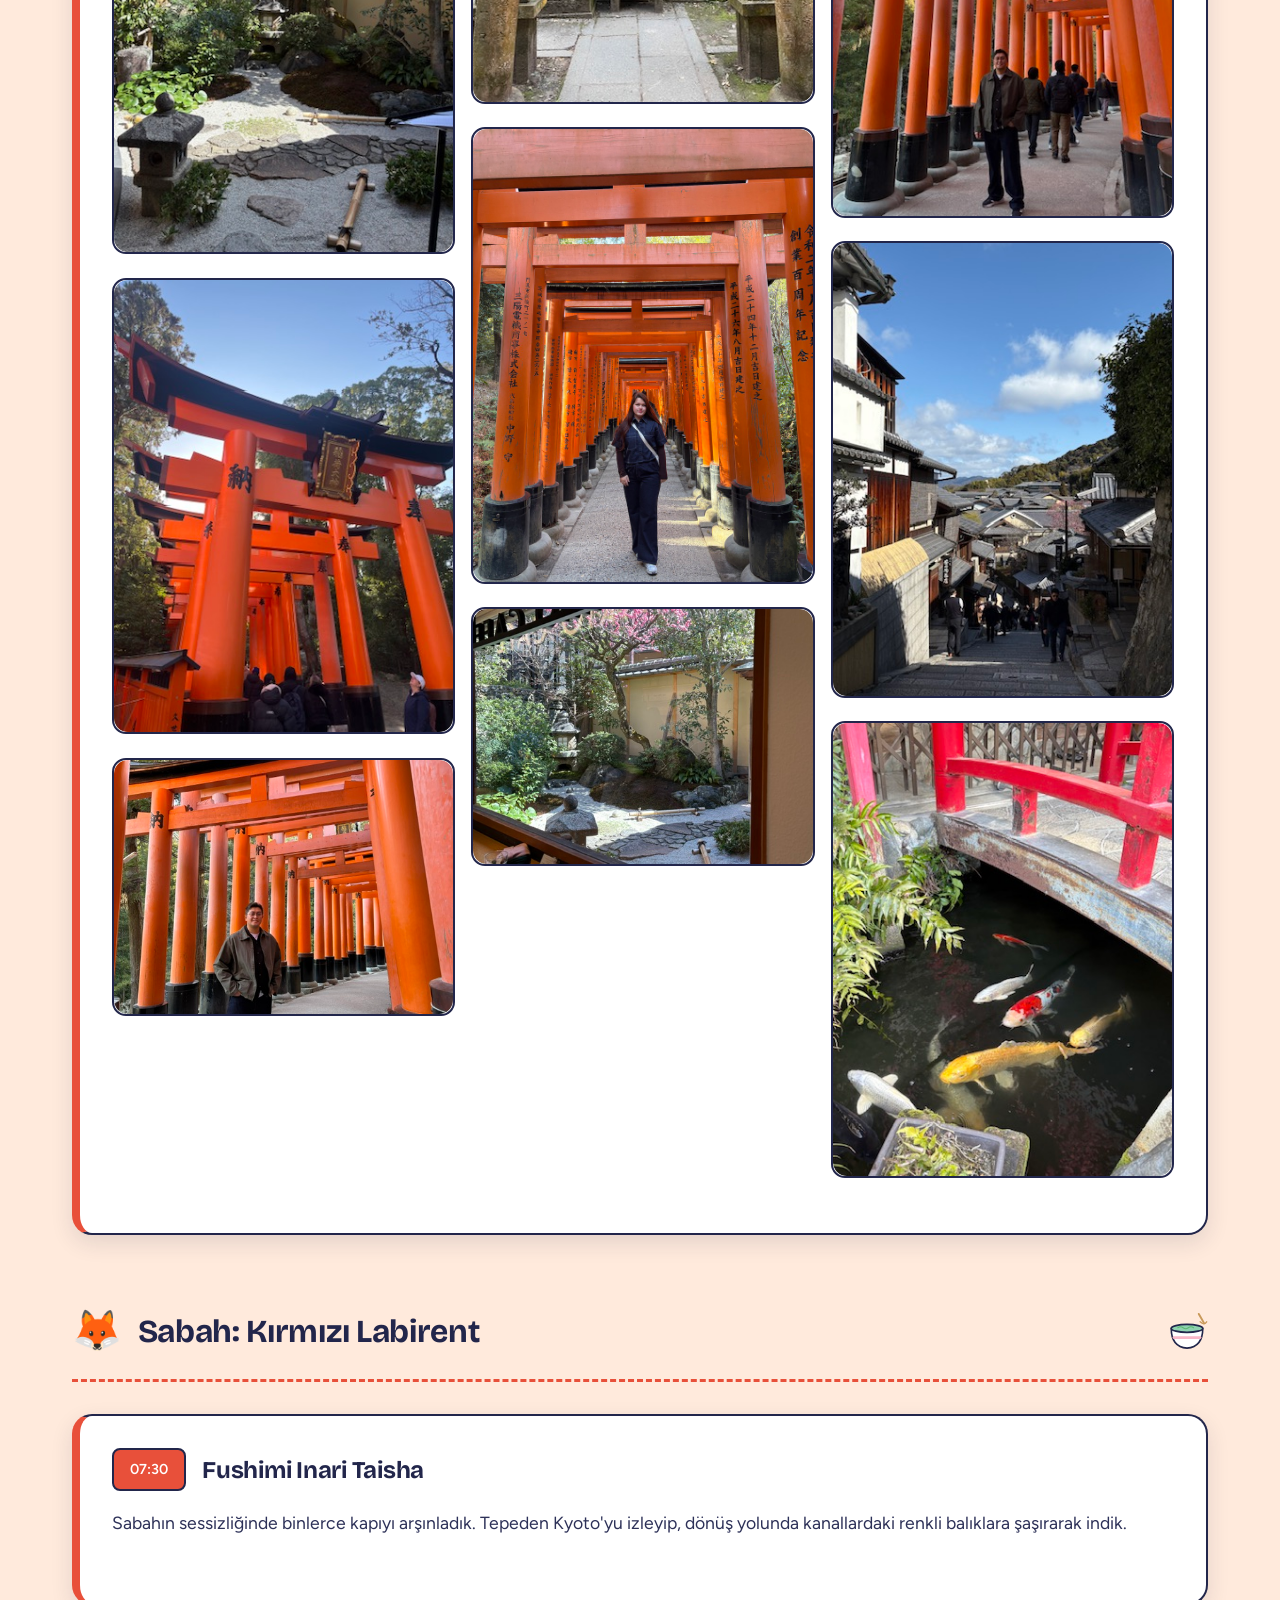
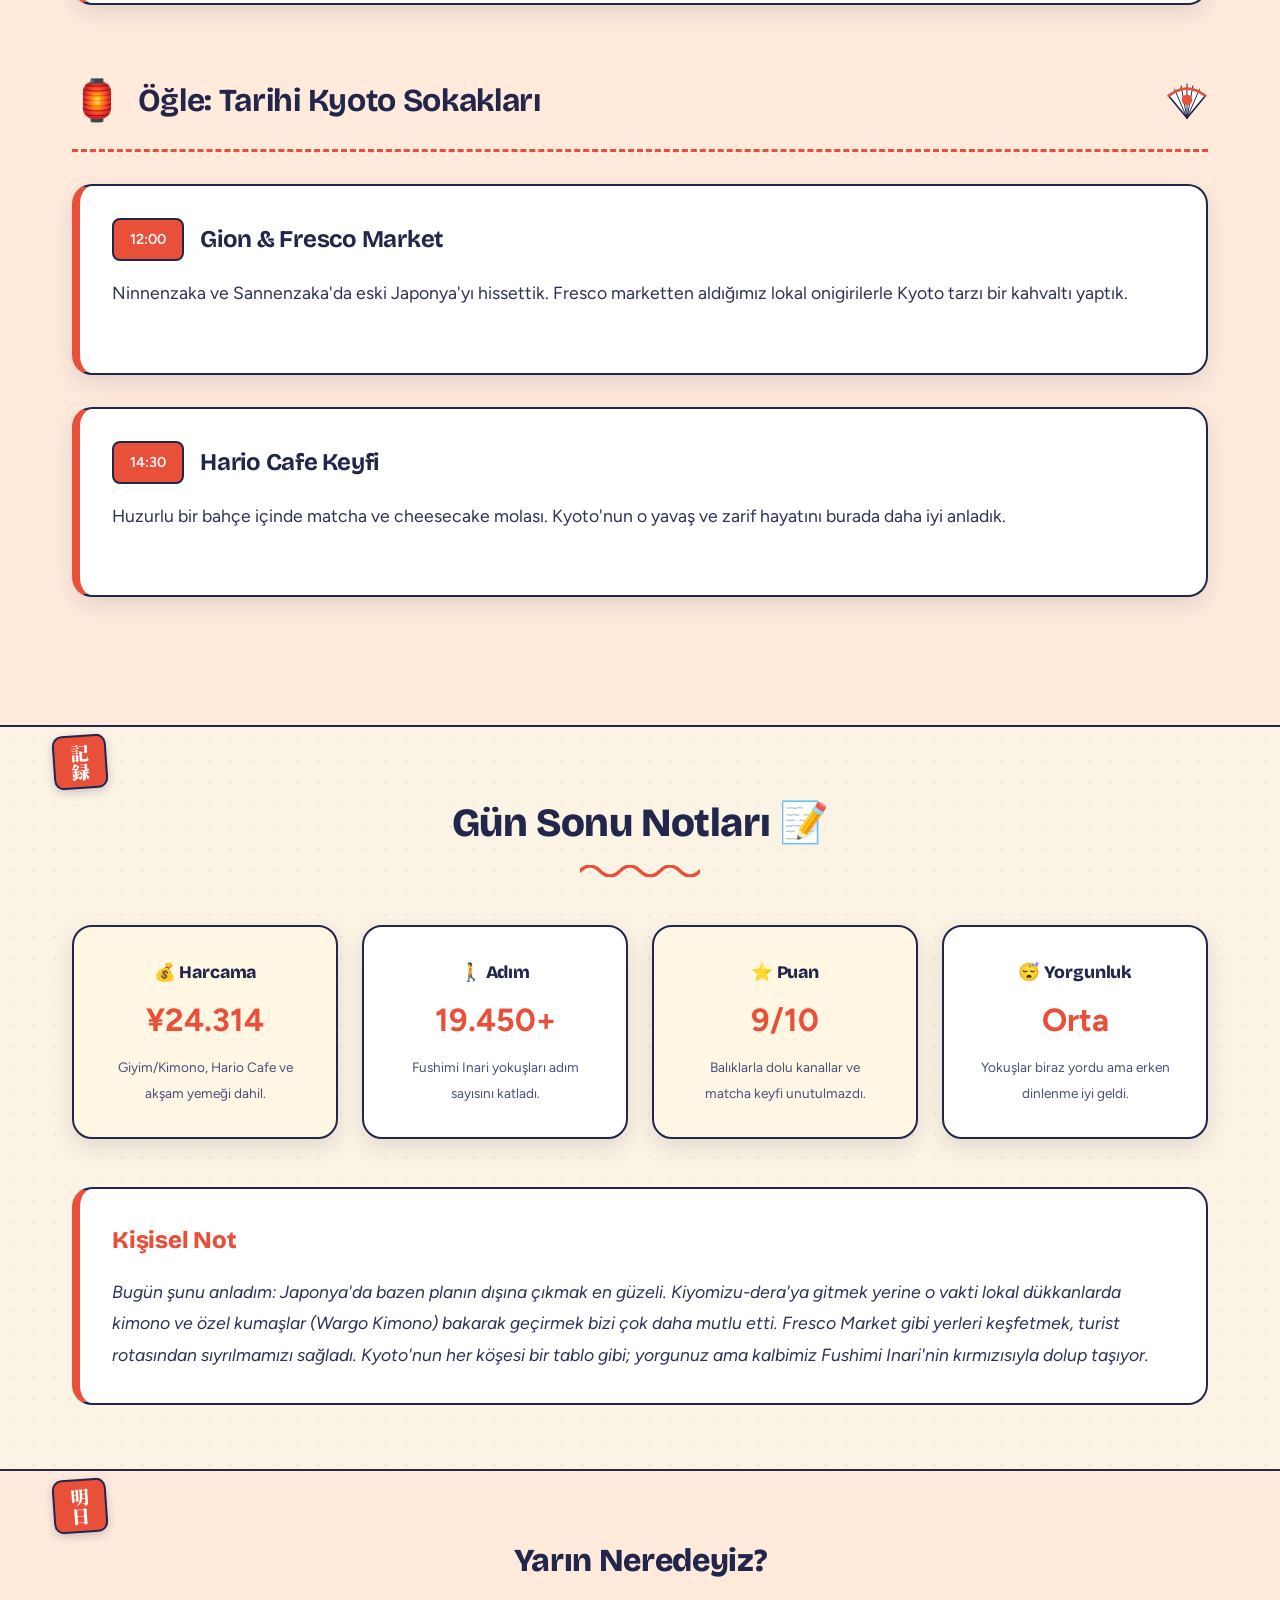
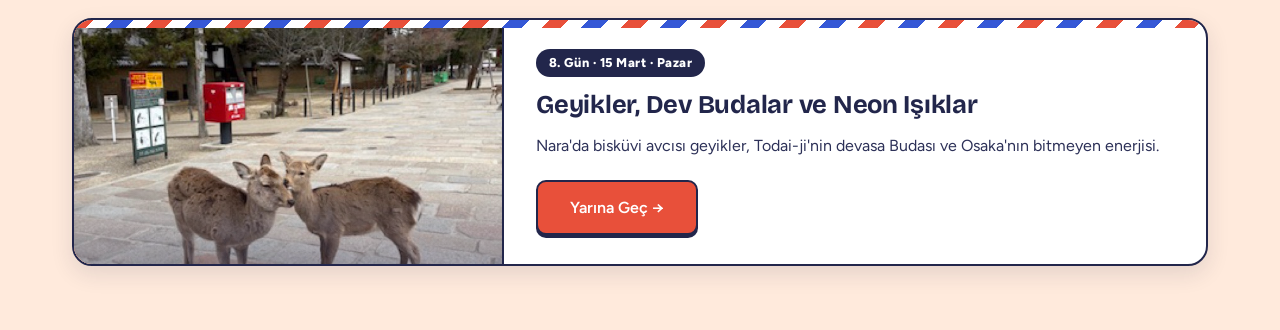
<file: days/day07.html>
<!DOCTYPE html>
<html lang="tr">
<head>
    <meta charset="UTF-8">
    <meta name="viewport" content="width=device-width, initial-scale=1.0">
    <title>7. Gün - Fushimi Inari'nin Kırmızı Kapıları ve Gion'un Eski Ruhuna Yolculuk | Japonya 2026</title>
    <meta name="description" content="Fushimi Inari'de sabahın ilk ışıkları, Kyoto'nun tarihi sokakları ve lokal market keşifleri.">
    <link href="https://fonts.googleapis.com/css2?family=Yuji+Boku&family=Shippori+Mincho:wght@400;500;600;700;800&family=Zen+Antique&family=Inter:wght@300;400;600;700&display=swap" rel="stylesheet">
    <link href="https://fonts.googleapis.com/css2?family=Bricolage+Grotesque:opsz,wght@12..96,500;12..96,700;12..96,800&family=Figtree:wght@400;500;600;700&display=swap" rel="stylesheet">
    <link rel="stylesheet" href="../styles.css">
    <link rel="stylesheet" href="../gallery.css">
    <link rel="stylesheet" href="../responsive.css">
    <link rel="stylesheet" href="../theme.css">
    <link rel="stylesheet" href="../illustrated.css">
    <link rel="stylesheet" href="../decor.css?v=2">
    <script src="../decor.js?v=2" defer></script>
</head>
<body class="day-detail-page">
    
    <nav class="detail-nav">
        <a href="../index.html" class="btn-back">← Ana Sayfa</a>
        <div class="day-navigation">
            <a href="day06.html" class="btn-back">← Önceki Gün</a>
            <a href="day08.html" class="btn-next">Sonraki Gün →</a>
        </div>
    </nav>

    <header class="day-hero" style="background: linear-gradient(135deg, #ff4d4d 0%, #ff944d 100%);">
        <div class="hero-overlay"></div>
        <div class="hero-content">
            <span class="day-label">7. Gün</span>
            <h1 class="day-title">Kırmızı Kapılar ve Tarihi Sokaklar</h1>
            <p class="day-date">14 Mart 2026 Cumartesi</p>
            <div class="day-stats">
                <span class="stat">📍 Kyoto - Fushimi Inari</span>
                <span class="stat">📸 20+ Fotoğraf</span>
                <span class="stat">🏮 Fushimi Inari Keşfi</span>
            </div>
        </div>
    </header>

    <section class="day-summary">
        <div class="container">
            <h2>Günün Hikayesi: Kırmızının Büyüsü ve Sokaklardaki Sürprizler</h2>
            <p class="story-text">
                Bugün Kyoto'da güne erkenden, saat 7:30'da Fushimi Inari’nin o meşhur kırmızı kapıları arasında başladık. Local trenle ulaşım o kadar rahattı ki, sabahın ilk ışıklarıyla kapıların arasından süzülen o ambiyans her türlü yorgunluğa değdi. Yürü yürü bitmeyen o yollarda, doğanın yeşili ile kapıların kırmızısı birbirine karışıyordu; tepeden gördüğümüz Kyoto manzarası ise kelimenin tam anlamıyla doyurucuydu. İnişte kapının sağındaki kanallarda yüzen rengli balıkları görünce gözlerimize inanamadık; resmen sokaktaki kanallarda koca bir yaşam vardı. <br><br>
                <em style="display: block; padding: 1rem; background: rgba(255,255,255,0.05); border-left: 3px solid #ff4d4d; margin: 1.5rem 0; font-size: 0.95em;">
    <strong>💡 Tarihi Bilgi:</strong> Dağın zirvesine kadar uzanan o binlerce kırmızı kapı (Torii), şükranlarını sunan işletmeler ve bireyler tarafından bağışlanmıştır. Her kapının arkasında bağışçının ismi ve bağış tarihi yazar.
</em><br>

                
                Rotamızı Gion bölgesine kırdığımızda ise bizi Ninnenzaka ve Sannenzaka'nın o eski Japonya'yı iliklerimize kadar hissettiren dar sokakları karşıladı. Hokan-ji Tapınağı'nın önünde durup o tarihi silüeti izlemek bambaşka bir histi. Kahvaltımızı, her köşede karşımıza çıkan 7-Eleven'lardan sıkıldığımız için daha lokal bir market olan Fresco’dan aldığımız onigirilerle yaptık. <br><br>
                Günün en keyifli molasını bahçesiyle bizi büyüleyen Hario Cafe’de verdik. İçtiğim matcha ve yediğimiz cheesecake eşliğinde huzur bulduk. Kiyomizu-dera planımızı ise tapınak doygunluğundan dolayı iptal edip, vaktimizi kimono ve kumaş alışverişine ayırdık. Kyoto'nun o naif ruhu valizlerimize dolmaya devam ediyor.
            </p>
            
            <div class="highlights-grid">
                <div class="highlight-box">
                    <div class="icon">🦊</div>
                    <h4>Fushimi Inari</h4>
                    <p>Bitmek bilmeyen kırmızı kapılar ve tepedeki eşsiz manzara. İnişteki su kanallarında yüzen renkli balıklar günün en beklenmedik sürpriziydi.</p>
                </div>
                <div class="highlight-box">
                    <div class="icon">🏘️</div>
                    <h4>Sannenzaka & Ninnenzaka</h4>
                    <p>Eski Japonya'nın ruhu bu sokaklarda yaşıyor. Turist kalabalığına rağmen mimari ve atmosfer hala büyüleyici.</p>
                </div>
                <div class="highlight-box">
                    <div class="icon">🍵</div>
                    <h4>Hario Cafe Molası</h4>
                    <p>Geleneksel bir bahçe içinde içilen harika bir matcha. Şehrin kalabalığından kaçmak için mükemmel bir sığınak.</p>
                </div>
            </div>
        </div>
    </section>

    <section class="timeline-detailed">
        <div class="container">
            <div class="time-block">
                <h3 class="time-header"><span class="time-icon">📸</span> Günün Fotoğrafları</h3>
                <div class="activity-detail">
                    <div class="photo-gallery masonry" id="day07-all-photos">
                        </div>
                </div>
            </div>

            <div class="time-block">
                <h3 class="time-header"><span class="time-icon">🦊</span> Sabah: Kırmızı Labirent</h3>
                <div class="activity-detail">
                    <div class="activity-header"><span class="time-badge">07:30</span><h4>Fushimi Inari Taisha</h4></div>
                    <p class="activity-story">Sabahın sessizliğinde binlerce kapıyı arşınladık. Tepeden Kyoto'yu izleyip, dönüş yolunda kanallardaki renkli balıklara şaşırarak indik.</p>
                </div>
            </div>

            <div class="time-block">
                <h3 class="time-header"><span class="time-icon">🏮</span> Öğle: Tarihi Kyoto Sokakları</h3>
                <div class="activity-detail">
                    <div class="activity-header"><span class="time-badge">12:00</span><h4>Gion & Fresco Market</h4></div>
                    <p class="activity-story">Ninnenzaka ve Sannenzaka'da eski Japonya'yı hissettik. Fresco marketten aldığımız lokal onigirilerle Kyoto tarzı bir kahvaltı yaptık.</p>
                </div>
                <div class="activity-detail">
                    <div class="activity-header"><span class="time-badge">14:30</span><h4>Hario Cafe Keyfi</h4></div>
                    <p class="activity-story">Huzurlu bir bahçe içinde matcha ve cheesecake molası. Kyoto'nun o yavaş ve zarif hayatını burada daha iyi anladık.</p>
                </div>
            </div>
        </div>
    </section>

    <section class="day-notes">
        <div class="container">
            <h2>Gün Sonu Notları 📝</h2>
            <div class="notes-grid">
                <div class="note-card">
                    <h4>💰 Harcama</h4>
                    <p>¥24.314</p>
                    <small>Giyim/Kimono, Hario Cafe ve akşam yemeği dahil.</small>
                </div>
                <div class="note-card">
                    <h4>🚶 Adım</h4>
                    <p>19.450+</p>
                    <small>Fushimi Inari yokuşları adım sayısını katladı.</small>
                </div>
                <div class="note-card">
                    <h4>⭐ Puan</h4>
                    <p>9/10</p>
                    <small>Balıklarla dolu kanallar ve matcha keyfi unutulmazdı.</small>
                </div>
                <div class="note-card">
                    <h4>😴 Yorgunluk</h4>
                    <p>Orta</p>
                    <small>Yokuşlar biraz yordu ama erken dinlenme iyi geldi.</small>
                </div>
            </div>
            <div class="personal-note">
                <h4>Kişisel Not</h4>
                <p>Bugün şunu anladım: Japonya'da bazen planın dışına çıkmak en güzeli. Kiyomizu-dera'ya gitmek yerine o vakti lokal dükkanlarda kimono ve özel kumaşlar (Wargo Kimono) bakarak geçirmek bizi çok daha mutlu etti. Fresco Market gibi yerleri keşfetmek, turist rotasından sıyrılmamızı sağladı. Kyoto'nun her köşesi bir tablo gibi; yorgunuz ama kalbimiz Fushimi Inari'nin kırmızısıyla dolup taşıyor.</p>
            </div>
        </div>
    </section>

    <section class="next-day-preview">
        <div class="container">
            <h3>Yarın Neredeyiz?</h3>
            <a href="day08.html" class="next-day-card">
                <div class="next-day-image"><img src="../photos/previews/day08.jpg" alt="Geyikler, Dev Budalar ve Neon Işıklar" loading="lazy" onerror="this.remove()"></div>
                <div class="next-day-content">
                    <span class="next-label">8. Gün · 15 Mart · Pazar</span>
                    <h4>Geyikler, Dev Budalar ve Neon Işıklar</h4>
                    <p>Nara'da bisküvi avcısı geyikler, Todai-ji'nin devasa Budası ve Osaka'nın bitmeyen enerjisi.</p>
                    <span class="btn-next-day">Yarına Geç →</span>
                </div>
            </a>
        </div>
    </section>

    <div id="lightbox" class="lightbox" onclick="closeLightbox()">
        <span class="lightbox-close">&times;</span>
        <img class="lightbox-content" id="lightbox-img">
        <div class="lightbox-caption" id="lightbox-caption"></div>
    </div>

    <script src="../lightbox.js"></script>
    <script src="../photos/manifest.js"></script>
    <script src="../auto-loader.js"></script>
    <script>
        // Fotoğrafları yükle - hata olursa sessizce devam et
        (function() {
            try {
                loadAllPhotos('day07', 'day07-all-photos');
            } catch(e) {
                console.log('day07 photos not yet loaded');
            }
        })();
    </script>
</body>
</html>
</file>
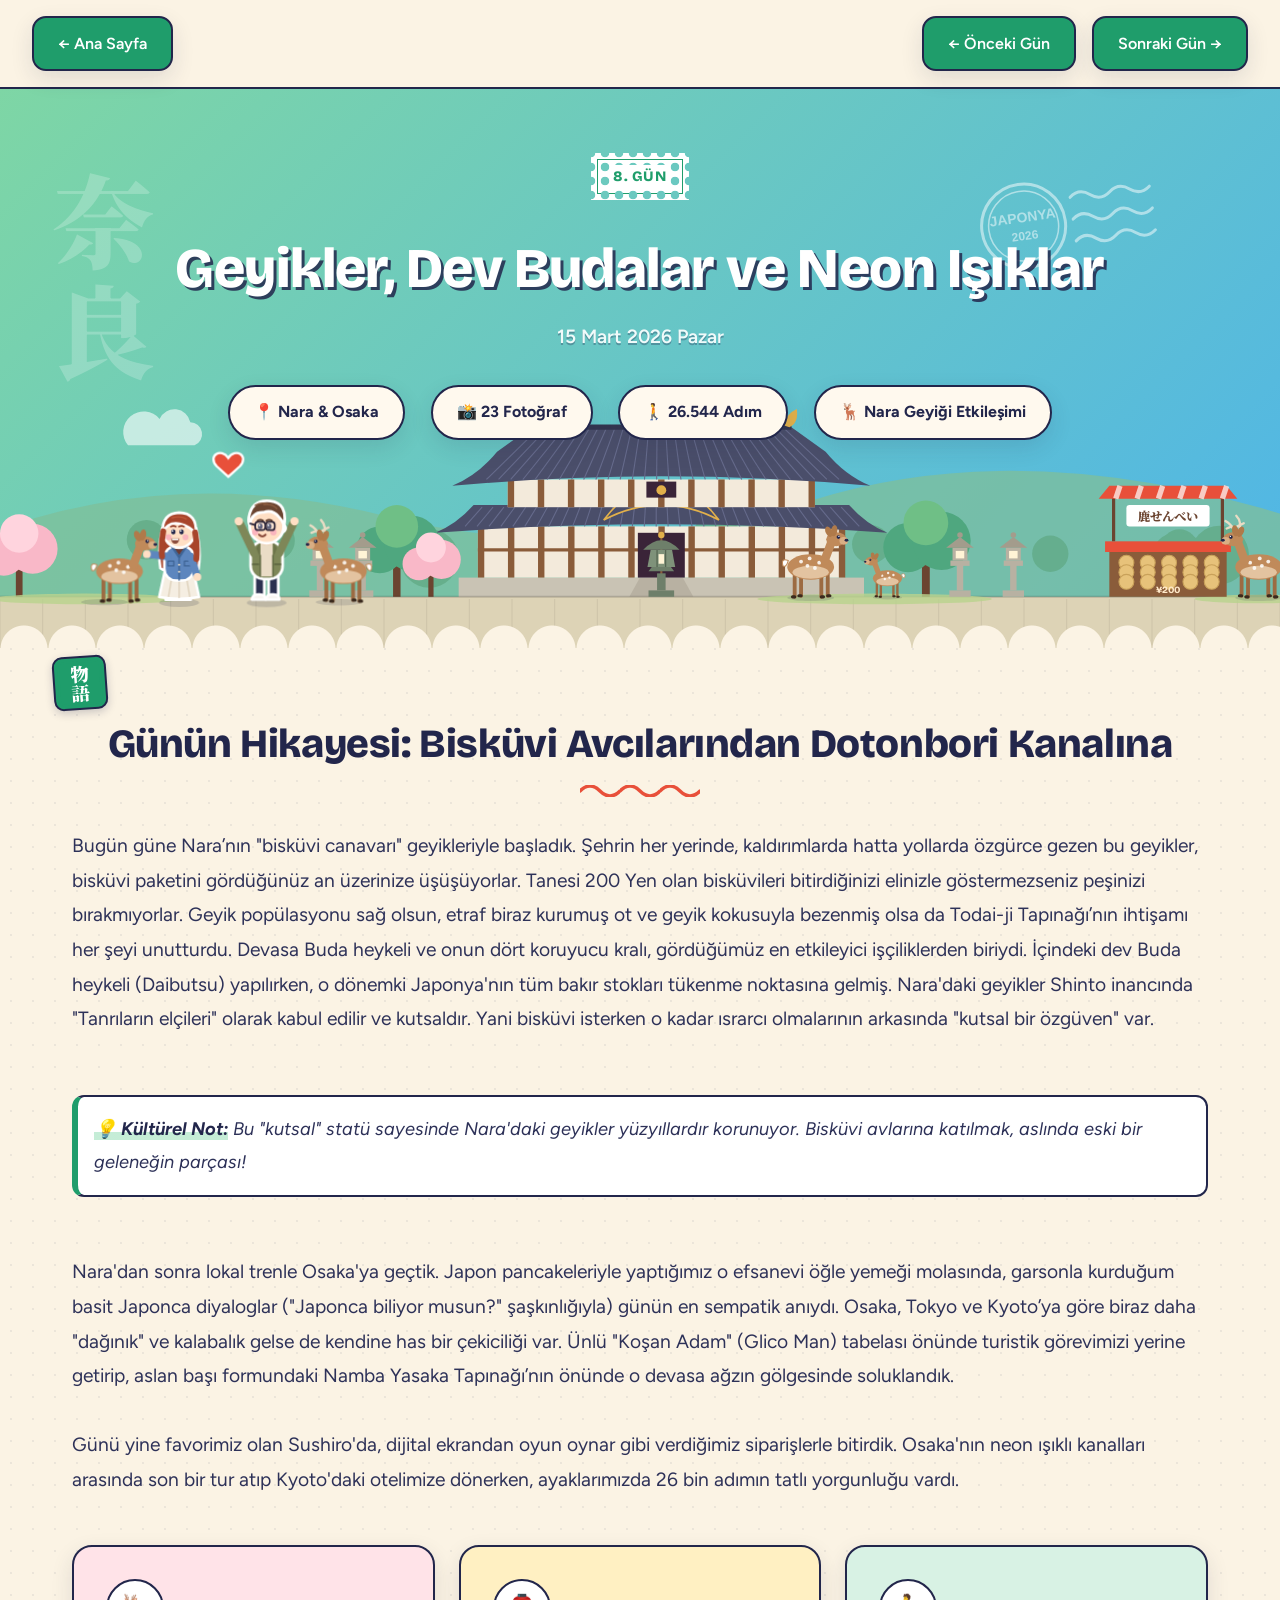
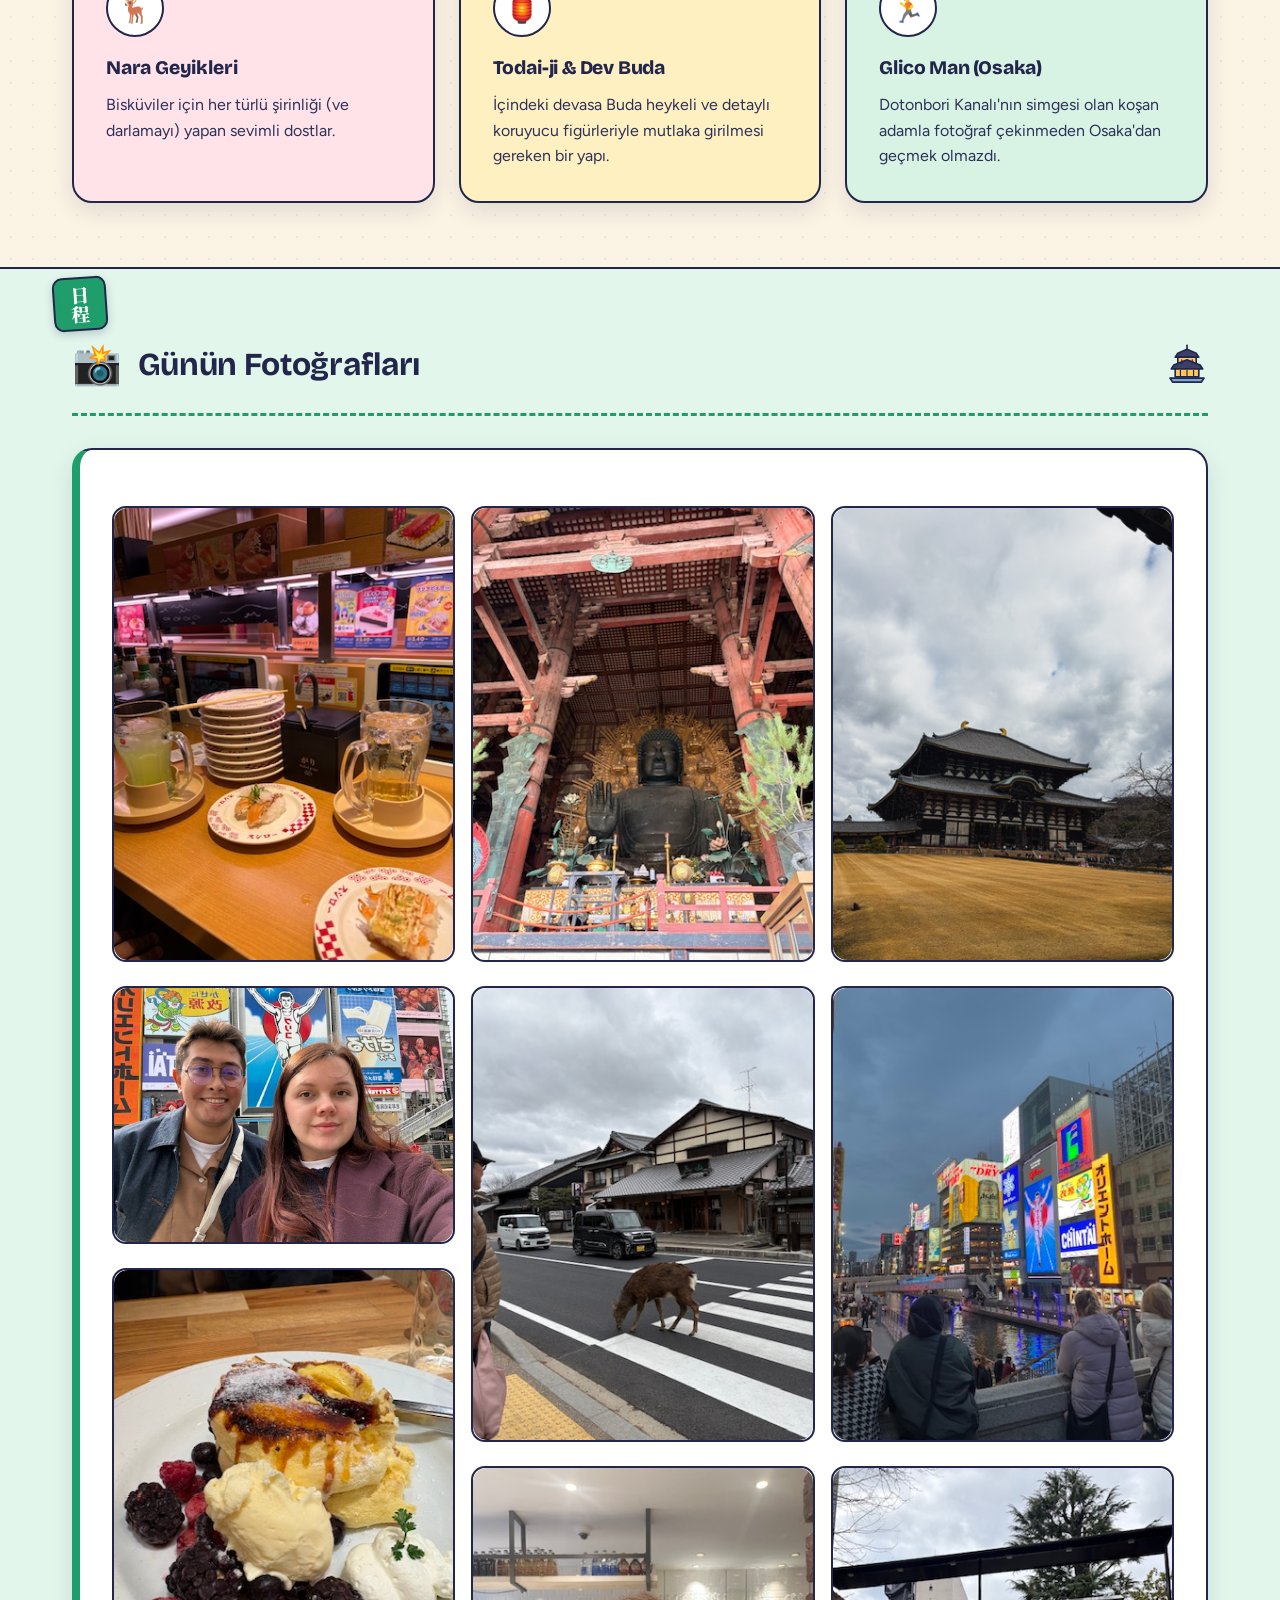
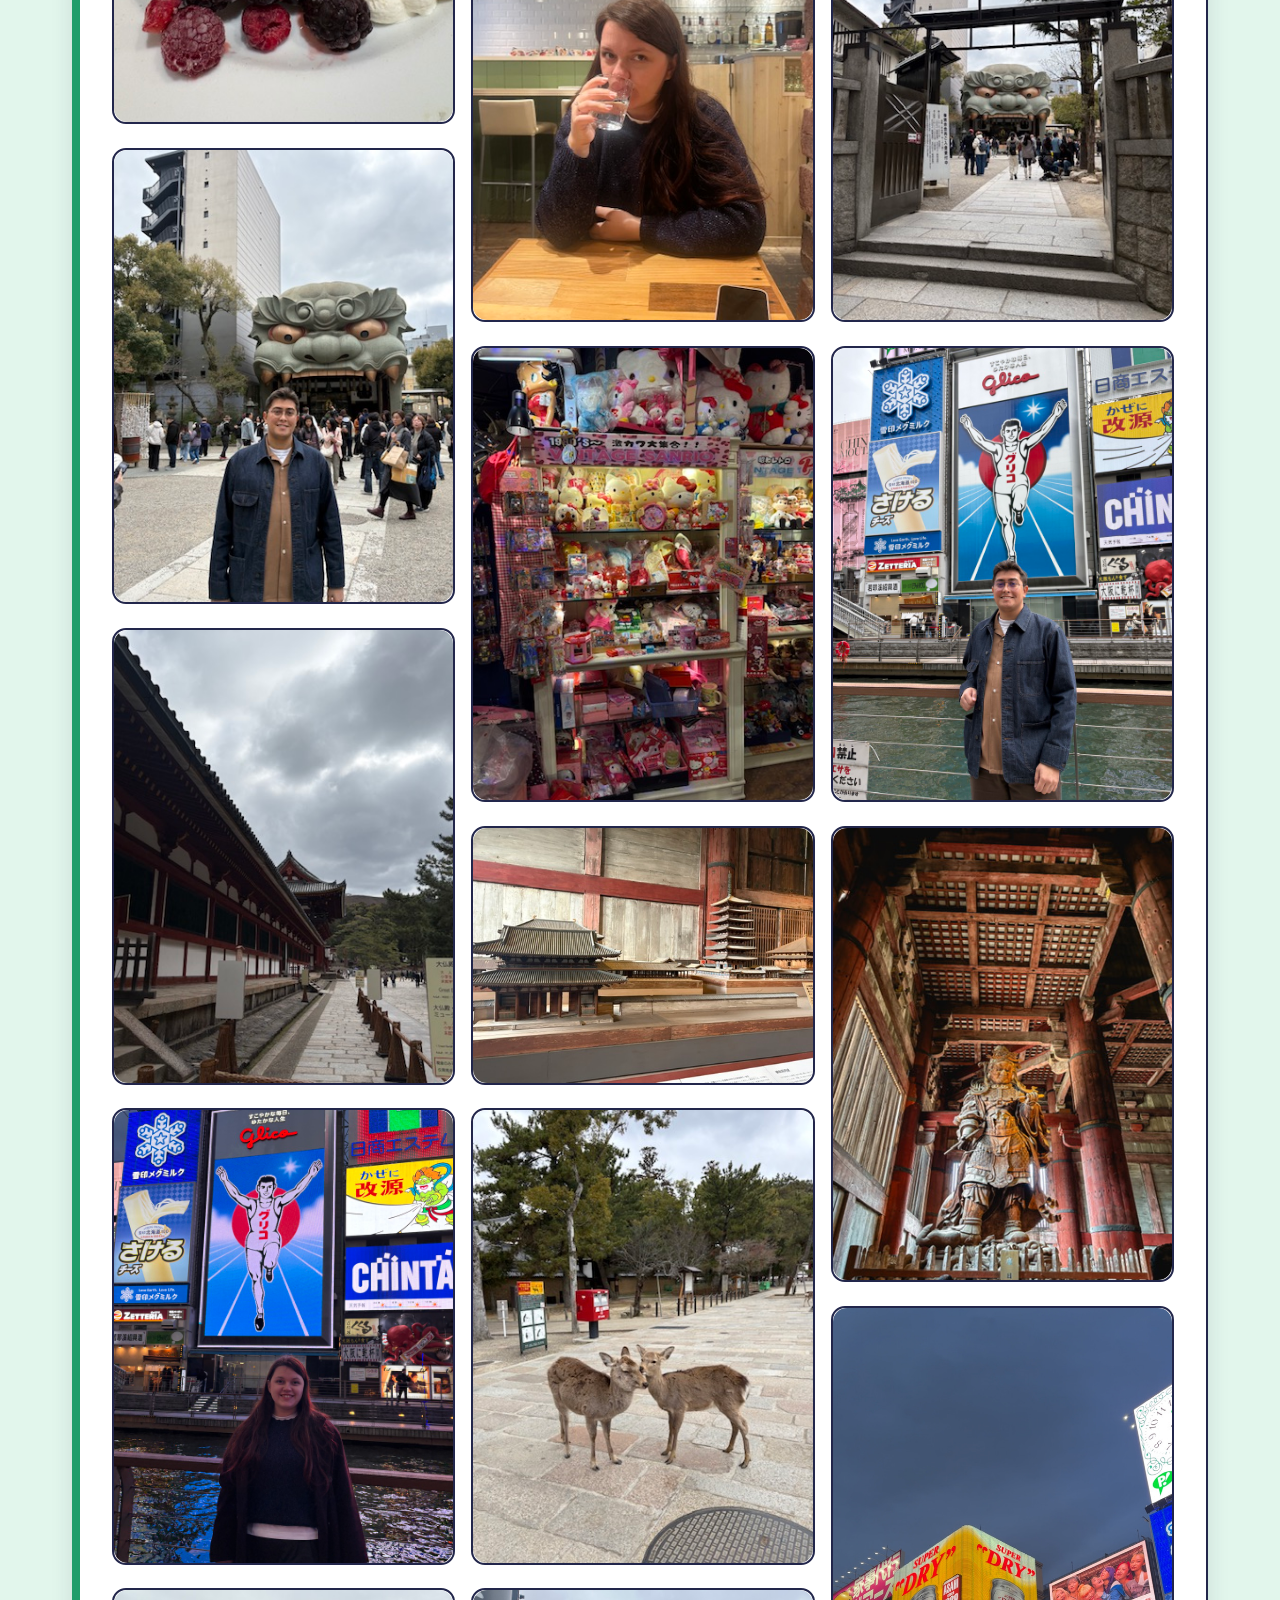
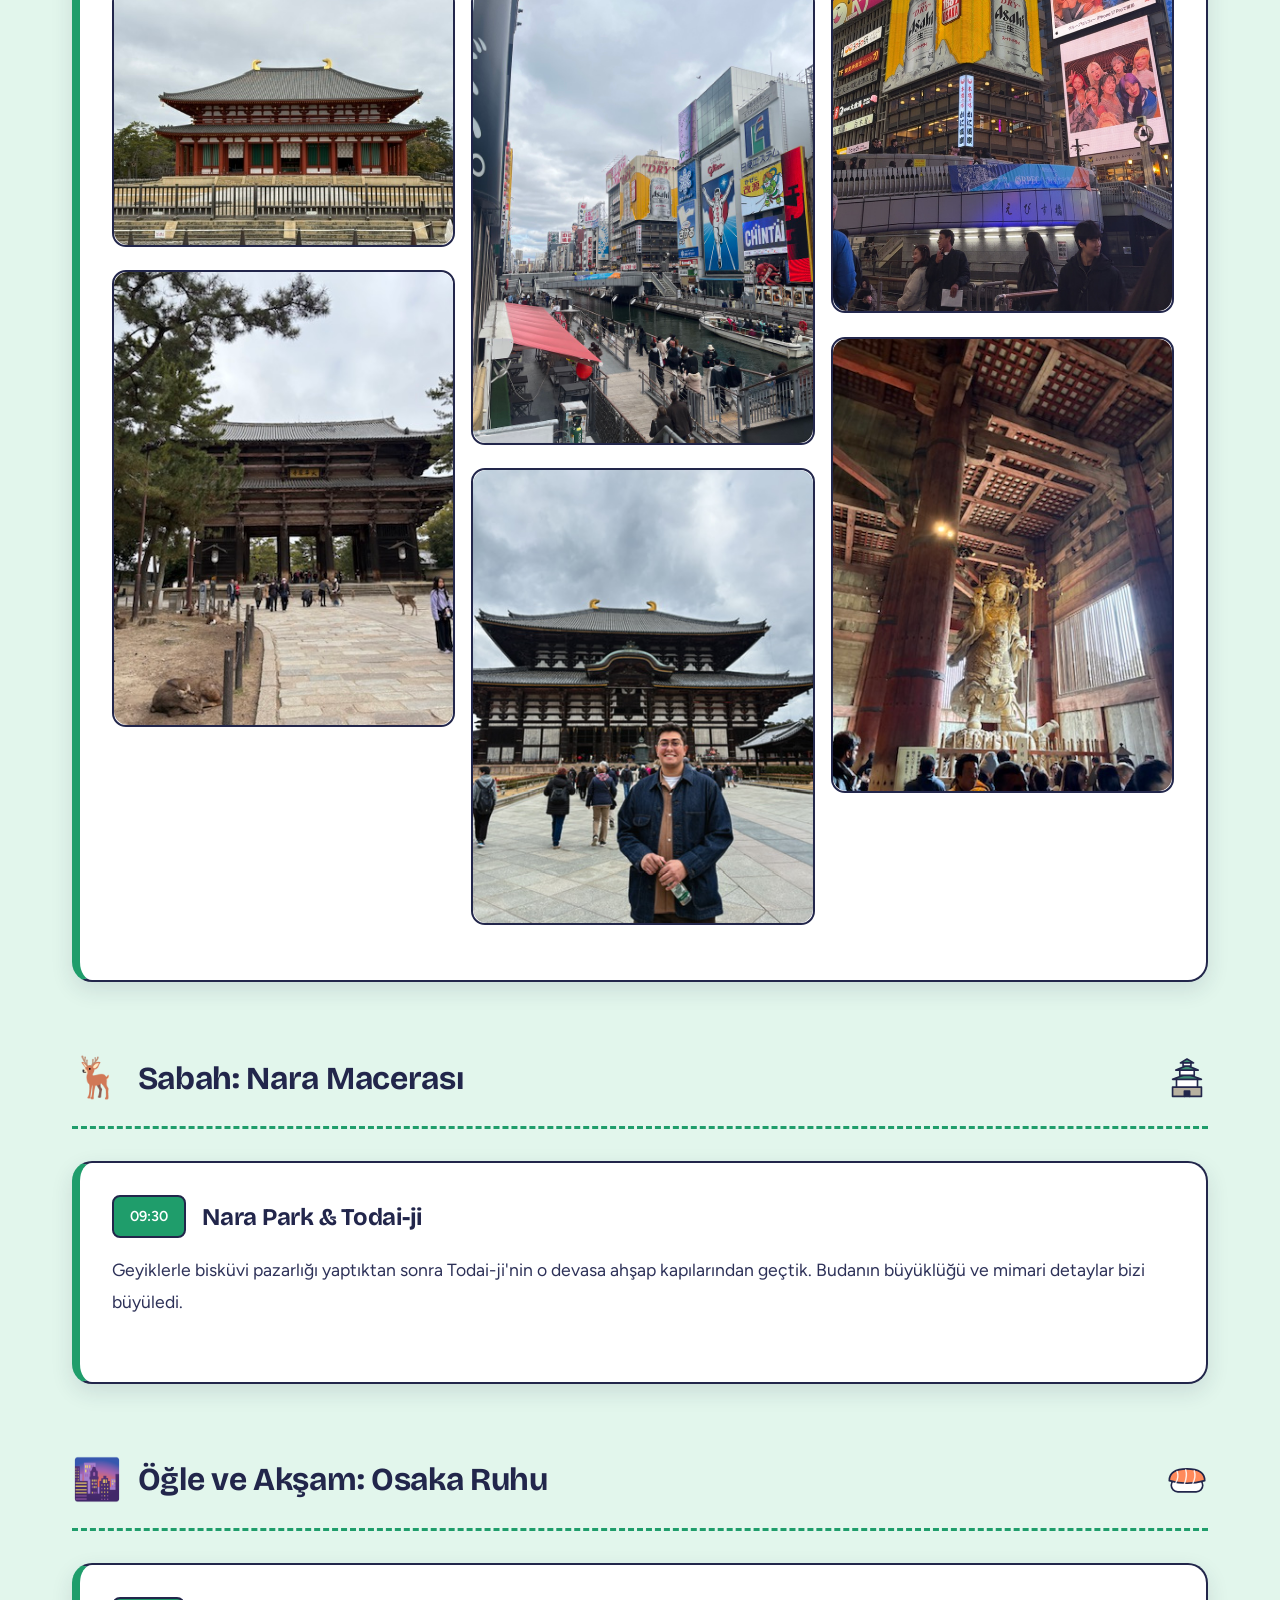
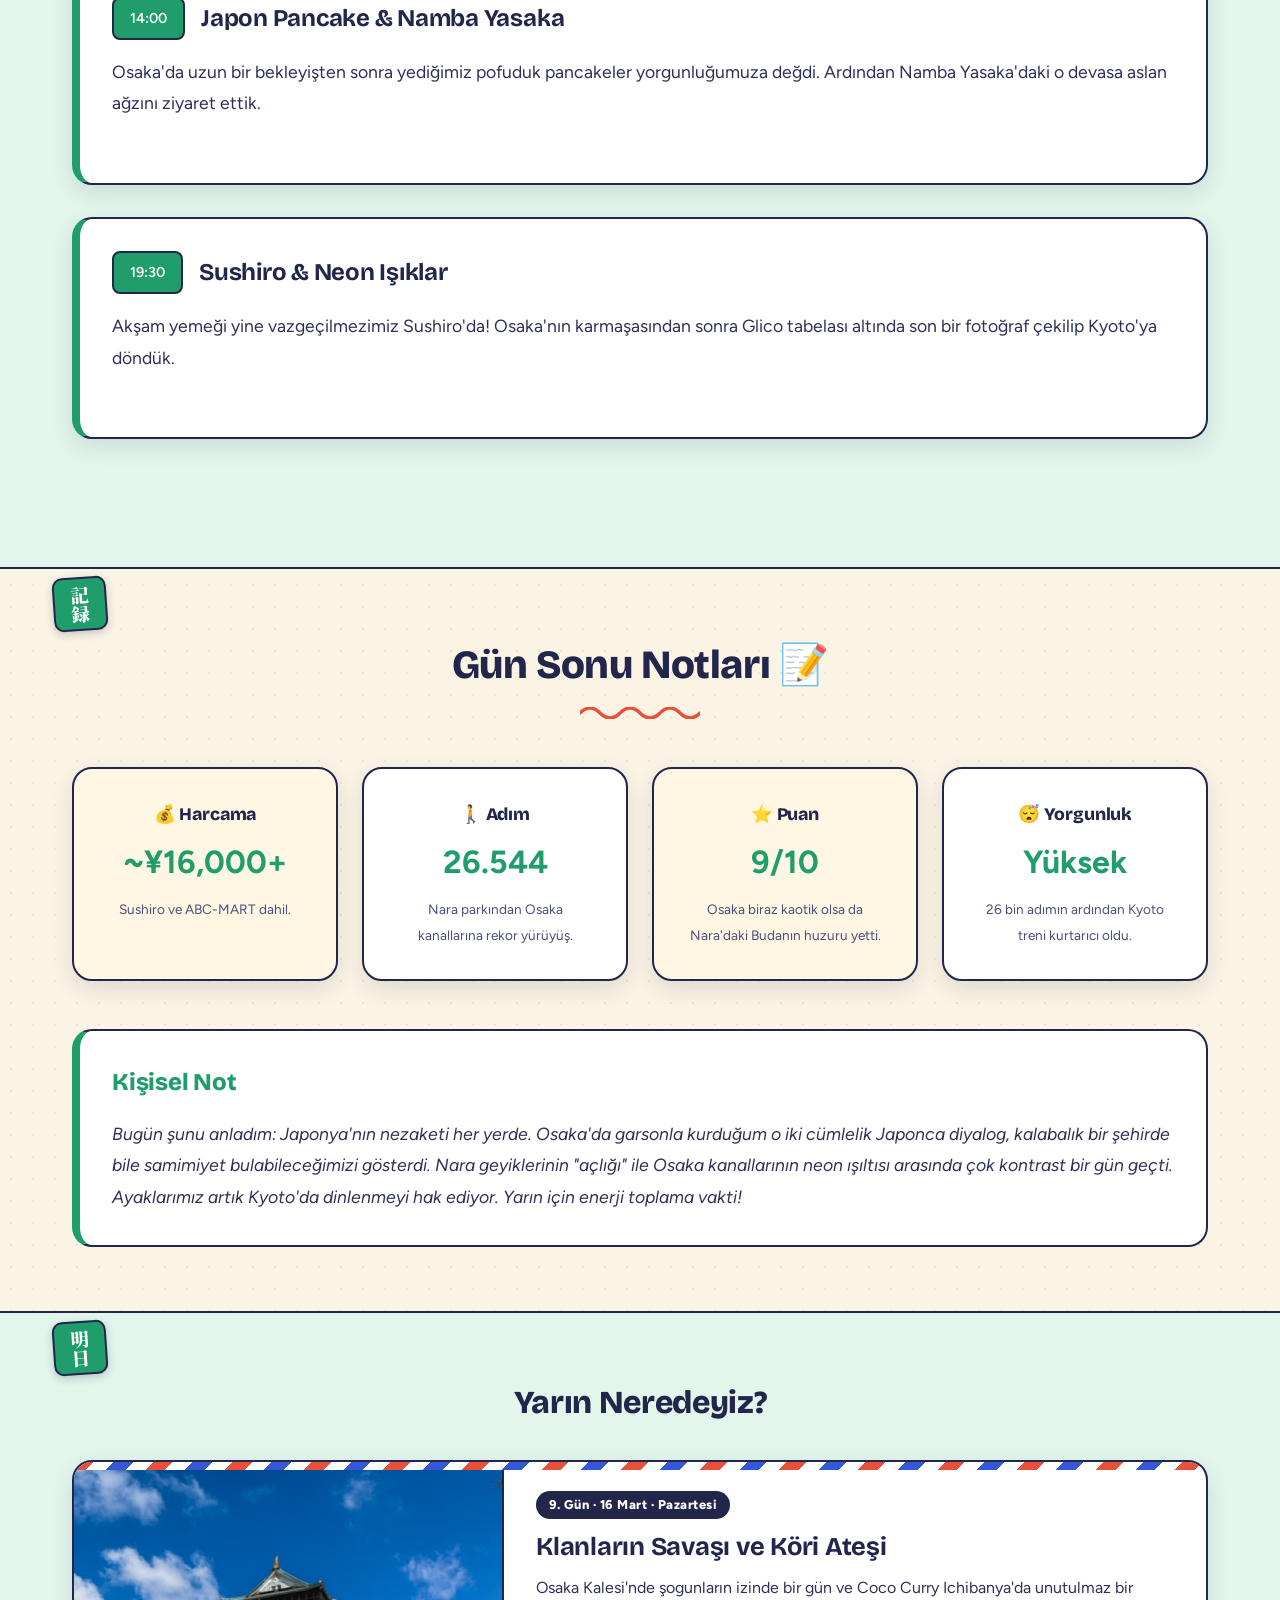
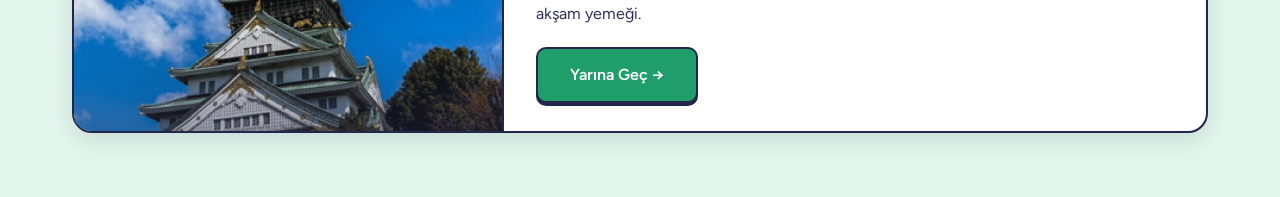
<file: days/day08.html>
<!DOCTYPE html>
<html lang="tr">
<head>
    <meta charset="UTF-8">
    <meta name="viewport" content="width=device-width, initial-scale=1.0">
    <title>8. Gün - Nara'nın Geyikleri ve Osaka'nın Renkli Kaosu | Japonya 2026</title>
    <meta name="description" content="Nara'da bisküvi avcısı geyikler, Todai-ji'nin devasa Budası ve Osaka'nın bitmeyen enerjisi.">
    <link href="https://fonts.googleapis.com/css2?family=Yuji+Boku&family=Shippori+Mincho:wght@400;500;600;700;800&family=Zen+Antique&family=Inter:wght@300;400;600;700&display=swap" rel="stylesheet">
    <link href="https://fonts.googleapis.com/css2?family=Bricolage+Grotesque:opsz,wght@12..96,500;12..96,700;12..96,800&family=Figtree:wght@400;500;600;700&display=swap" rel="stylesheet">
    <link rel="stylesheet" href="../styles.css">
    <link rel="stylesheet" href="../gallery.css">
    <link rel="stylesheet" href="../responsive.css">
    <link rel="stylesheet" href="../theme.css">
    <link rel="stylesheet" href="../illustrated.css">
    <link rel="stylesheet" href="../decor.css?v=2">
    <script src="../decor.js?v=2" defer></script>
</head>
<body class="day-detail-page">
    
    <nav class="detail-nav">
        <a href="../index.html" class="btn-back">← Ana Sayfa</a>
        <div class="day-navigation">
            <a href="day07.html" class="btn-back">← Önceki Gün</a>
            <a href="day09.html" class="btn-next">Sonraki Gün →</a>
        </div>
    </nav>

    <header class="day-hero" style="background: linear-gradient(135deg, #f39c12 0%, #e74c3c 100%);">
        <div class="hero-overlay"></div>
        <div class="hero-content">
            <span class="day-label">8. Gün</span>
            <h1 class="day-title">Geyikler, Dev Budalar ve Neon Işıklar</h1>
            <p class="day-date">15 Mart 2026 Pazar</p>
            <div class="day-stats">
                <span class="stat">📍 Nara & Osaka</span>
                <span class="stat">🚶 26.544 Adım</span>
                <span class="stat">🦌 Nara Geyiği Etkileşimi</span>
            </div>
        </div>
    </header>

    <section class="day-summary">
        <div class="container">
            <h2>Günün Hikayesi: Bisküvi Avcılarından Dotonbori Kanalına</h2>
            <p class="story-text">
                Bugün güne Nara’nın "bisküvi canavarı" geyikleriyle başladık. Şehrin her yerinde, kaldırımlarda hatta yollarda özgürce gezen bu geyikler, bisküvi paketini gördüğünüz an üzerinize üşüşüyorlar. Tanesi 200 Yen olan bisküvileri bitirdiğinizi elinizle göstermezseniz peşinizi bırakmıyorlar. Geyik popülasyonu sağ olsun, etraf biraz kurumuş ot ve geyik kokusuyla bezenmiş olsa da Todai-ji Tapınağı’nın ihtişamı her şeyi unutturdu. Devasa Buda heykeli ve onun dört koruyucu kralı, gördüğümüz en etkileyici işçiliklerden biriydi. İçindeki dev Buda heykeli (Daibutsu) yapılırken, o dönemki Japonya'nın tüm bakır stokları tükenme noktasına gelmiş. Nara'daki geyikler Shinto inancında "Tanrıların elçileri" olarak kabul edilir ve kutsaldır. Yani bisküvi isterken o kadar ısrarcı olmalarının arkasında "kutsal bir özgüven" var.<br><br>
                <em style="display: block; padding: 1rem; background: rgba(255,255,255,0.05); border-left: 3px solid #f39c12; margin: 1.5rem 0; font-size: 0.95em;">
    <strong>💡 Kültürel Not:</strong> Bu "kutsal" statü sayesinde Nara&#39;daki geyikler yüzyıllardır korunuyor. Bisküvi avlarına katılmak, aslında eski bir geleneğin parçası!
</em><br>
                
                Nara'dan sonra lokal trenle Osaka'ya geçtik. Japon pancakeleriyle yaptığımız o efsanevi öğle yemeği molasında, garsonla kurduğum basit Japonca diyaloglar ("Japonca biliyor musun?" şaşkınlığıyla) günün en sempatik anıydı. Osaka, Tokyo ve Kyoto’ya göre biraz daha "dağınık" ve kalabalık gelse de kendine has bir çekiciliği var. Ünlü "Koşan Adam" (Glico Man) tabelası önünde turistik görevimizi yerine getirip, aslan başı formundaki Namba Yasaka Tapınağı’nın önünde o devasa ağzın gölgesinde soluklandık. <br><br>
                Günü yine favorimiz olan Sushiro'da, dijital ekrandan oyun oynar gibi verdiğimiz siparişlerle bitirdik. Osaka'nın neon ışıklı kanalları arasında son bir tur atıp Kyoto'daki otelimize dönerken, ayaklarımızda 26 bin adımın tatlı yorgunluğu vardı.
            </p>
            
            <div class="highlights-grid">
                <div class="highlight-box">
                    <div class="icon">🦌</div>
                    <h4>Nara Geyikleri</h4>
                    <p>Bisküviler için her türlü şirinliği (ve darlamayı) yapan sevimli dostlar.</p>
                </div>
                <div class="highlight-box">
                    <div class="icon">🏮</div>
                    <h4>Todai-ji & Dev Buda</h4>
                    <p>İçindeki devasa Buda heykeli ve detaylı koruyucu figürleriyle mutlaka girilmesi gereken bir yapı.</p>
                </div>
                <div class="highlight-box">
                    <div class="icon">🏃</div>
                    <h4>Glico Man (Osaka)</h4>
                    <p>Dotonbori Kanalı'nın simgesi olan koşan adamla fotoğraf çekinmeden Osaka'dan geçmek olmazdı.</p>
                </div>
            </div>
        </div>
    </section>

    <section class="timeline-detailed">
        <div class="container">
            <div class="time-block">
                <h3 class="time-header"><span class="time-icon">📸</span> Günün Fotoğrafları</h3>
                <div class="activity-detail">
                    <div class="photo-gallery masonry" id="day08-all-photos">
                        </div>
                </div>
            </div>

            <div class="time-block">
                <h3 class="time-header"><span class="time-icon">🦌</span> Sabah: Nara Macerası</h3>
                <div class="activity-detail">
                    <div class="activity-header"><span class="time-badge">09:30</span><h4>Nara Park & Todai-ji</h4></div>
                    <p class="activity-story">Geyiklerle bisküvi pazarlığı yaptıktan sonra Todai-ji'nin o devasa ahşap kapılarından geçtik. Budanın büyüklüğü ve mimari detaylar bizi büyüledi.</p>
                </div>
            </div>

            <div class="time-block">
                <h3 class="time-header"><span class="time-icon">🌆</span> Öğle ve Akşam: Osaka Ruhu</h3>
                <div class="activity-detail">
                    <div class="activity-header"><span class="time-badge">14:00</span><h4>Japon Pancake & Namba Yasaka</h4></div>
                    <p class="activity-story">Osaka'da uzun bir bekleyişten sonra yediğimiz pofuduk pancakeler yorgunluğumuza değdi. Ardından Namba Yasaka'daki o devasa aslan ağzını ziyaret ettik.</p>
                </div>
                <div class="activity-detail">
                    <div class="activity-header"><span class="time-badge">19:30</span><h4>Sushiro & Neon Işıklar</h4></div>
                    <p class="activity-story">Akşam yemeği yine vazgeçilmezimiz Sushiro'da! Osaka'nın karmaşasından sonra Glico tabelası altında son bir fotoğraf çekilip Kyoto'ya döndük.</p>
                </div>
            </div>
        </div>
    </section>

    <section class="day-notes">
        <div class="container">
            <h2>Gün Sonu Notları 📝</h2>
            <div class="notes-grid">
                <div class="note-card">
                    <h4>💰 Harcama</h4>
                    <p>~¥16,000+</p>
                    <small>Sushiro ve ABC-MART dahil.</small>
                </div>
                <div class="note-card">
                    <h4>🚶 Adım</h4>
                    <p>26.544</p>
                    <small>Nara parkından Osaka kanallarına rekor yürüyüş.</small>
                </div>
                <div class="note-card">
                    <h4>⭐ Puan</h4>
                    <p>9/10</p>
                    <small>Osaka biraz kaotik olsa da Nara'daki Budanın huzuru yetti.</small>
                </div>
                <div class="note-card">
                    <h4>😴 Yorgunluk</h4>
                    <p>Yüksek</p>
                    <small>26 bin adımın ardından Kyoto treni kurtarıcı oldu.</small>
                </div>
            </div>
            
            <div class="personal-note">
                <h4>Kişisel Not</h4>
                <p>Bugün şunu anladım: Japonya'nın nezaketi her yerde. Osaka'da garsonla kurduğum o iki cümlelik Japonca diyalog, kalabalık bir şehirde bile samimiyet bulabileceğimizi gösterdi. Nara geyiklerinin "açlığı" ile Osaka kanallarının neon ışıltısı arasında çok kontrast bir gün geçti. Ayaklarımız artık Kyoto'da dinlenmeyi hak ediyor. Yarın için enerji toplama vakti!</p>
            </div>
        </div>
    </section>

    <section class="next-day-preview">
        <div class="container">
            <h3>Yarın Neredeyiz?</h3>
            <a href="day09.html" class="next-day-card">
                <div class="next-day-image"><img src="../photos/previews/day09.jpg" alt="Klanların Savaşı ve Köri Ateşi" loading="lazy" onerror="this.remove()"></div>
                <div class="next-day-content">
                    <span class="next-label">9. Gün · 16 Mart · Pazartesi</span>
                    <h4>Klanların Savaşı ve Köri Ateşi</h4>
                    <p>Osaka Kalesi'nde şogunların izinde bir gün ve Coco Curry Ichibanya'da unutulmaz bir akşam yemeği.</p>
                    <span class="btn-next-day">Yarına Geç →</span>
                </div>
            </a>
        </div>
    </section>

    <div id="lightbox" class="lightbox" onclick="closeLightbox()">
        <span class="lightbox-close">&times;</span>
        <img class="lightbox-content" id="lightbox-img">
        <div class="lightbox-caption" id="lightbox-caption"></div>
    </div>

    <script src="../lightbox.js"></script>
    <script src="../photos/manifest.js"></script>
    <script src="../auto-loader.js"></script>
    <script>
        // Fotoğrafları yükle - hata olursa sessizce devam et
        (function() {
            try {
                loadAllPhotos('day08', 'day08-all-photos');
            } catch(e) {
                console.log('day08 photos not yet loaded');
            }
        })();
    </script>
</body>
</html>
</file>
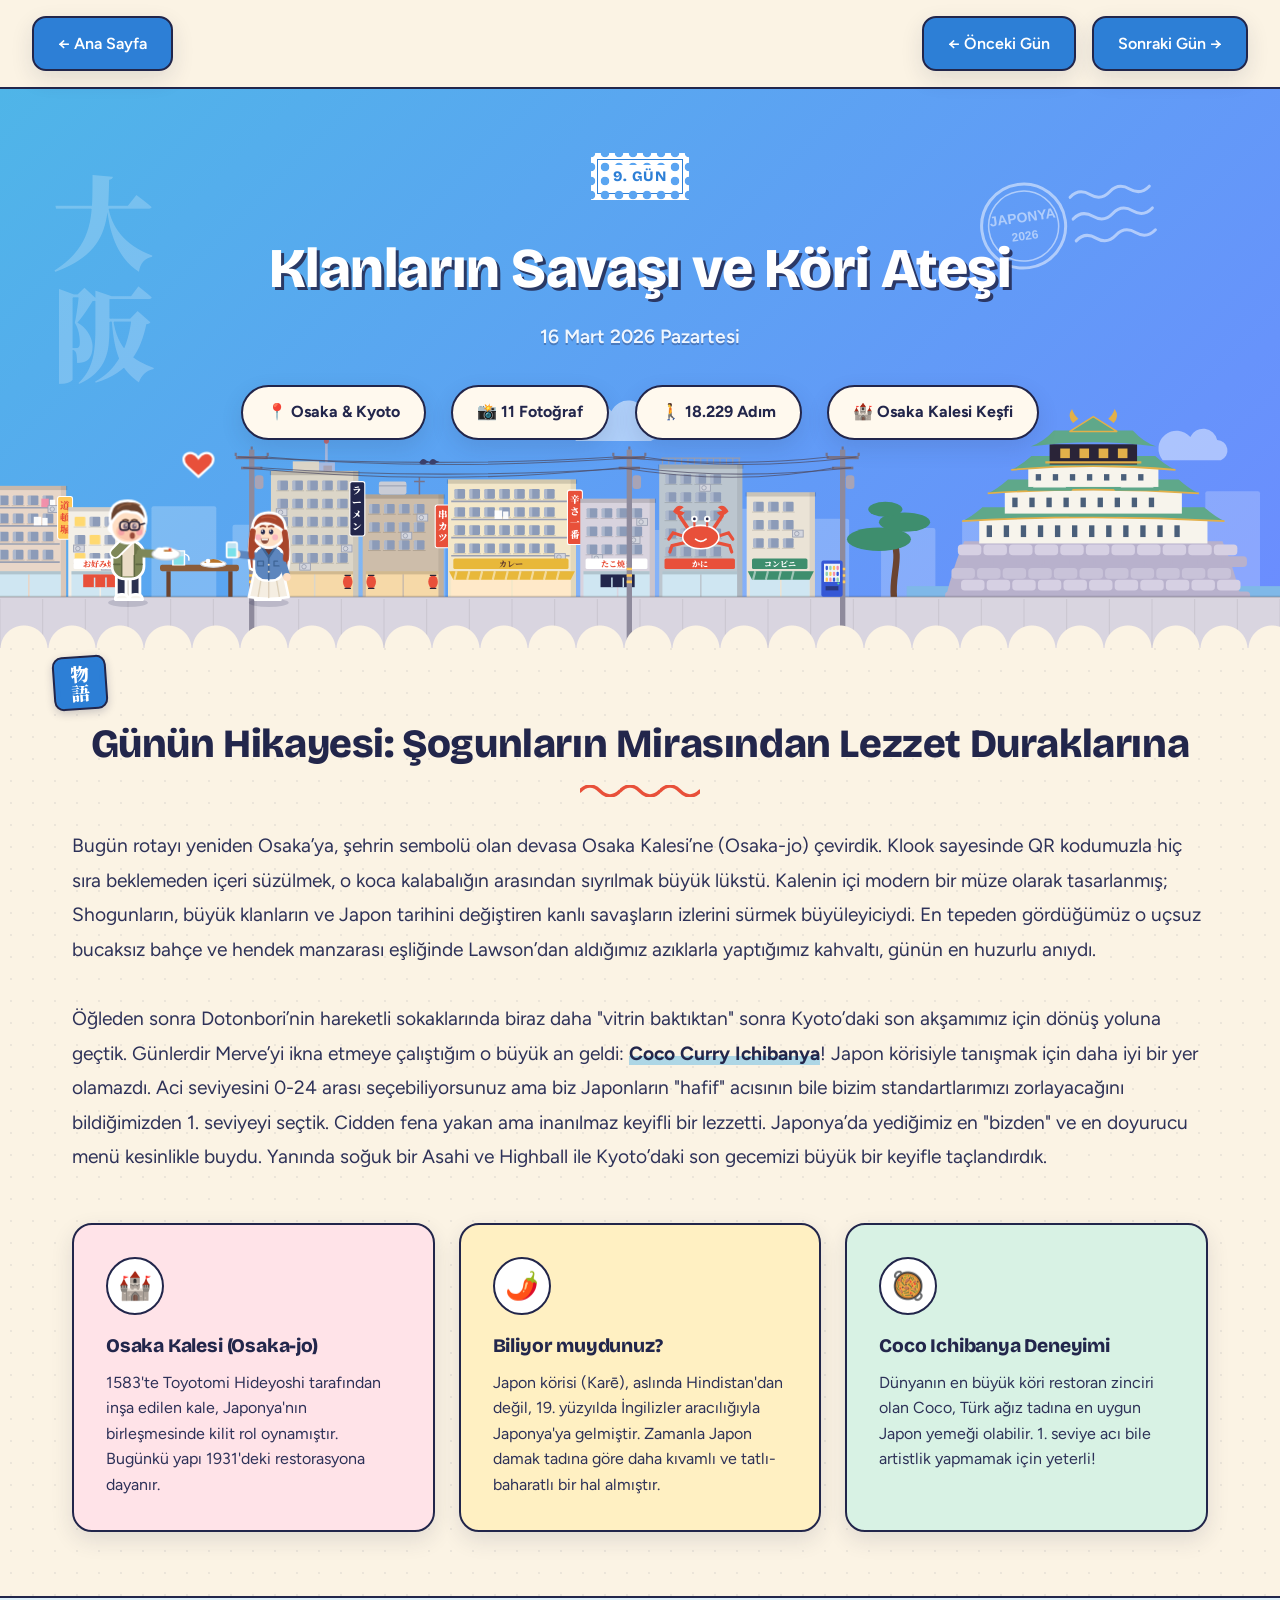
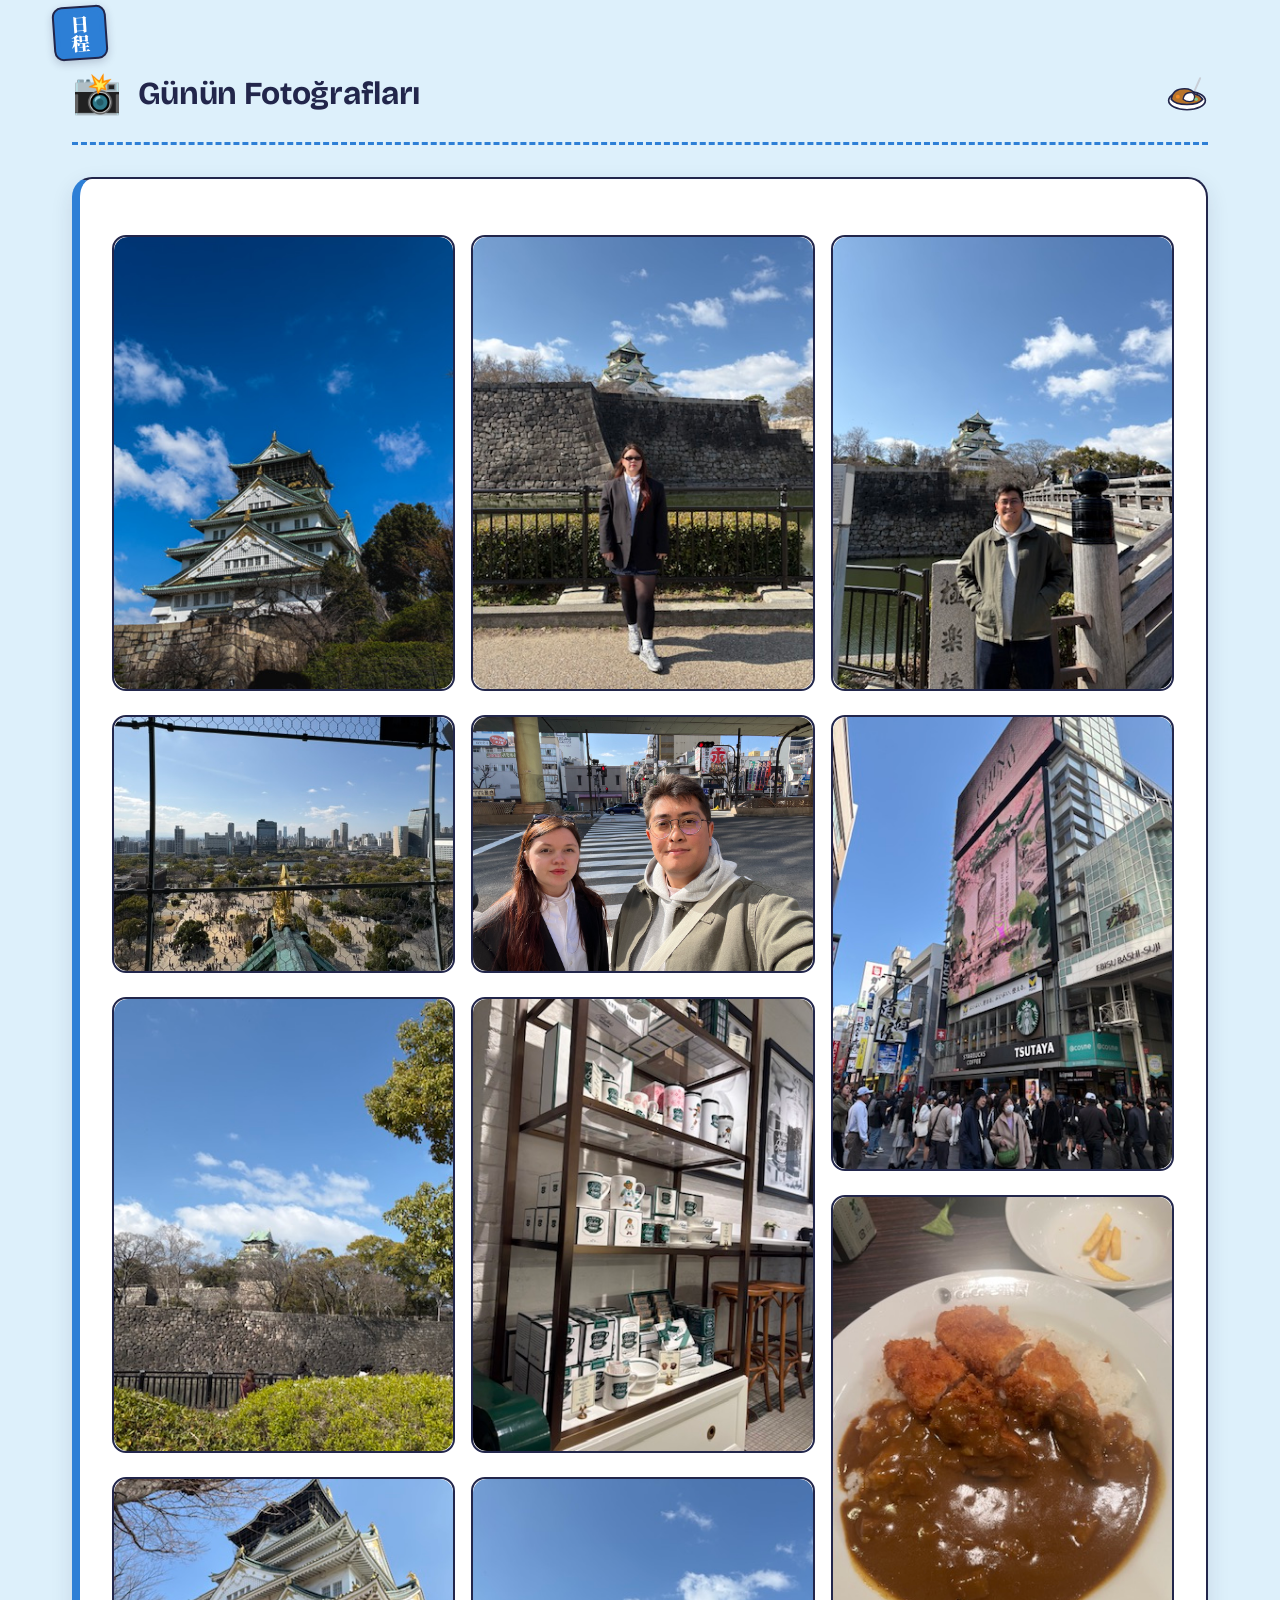
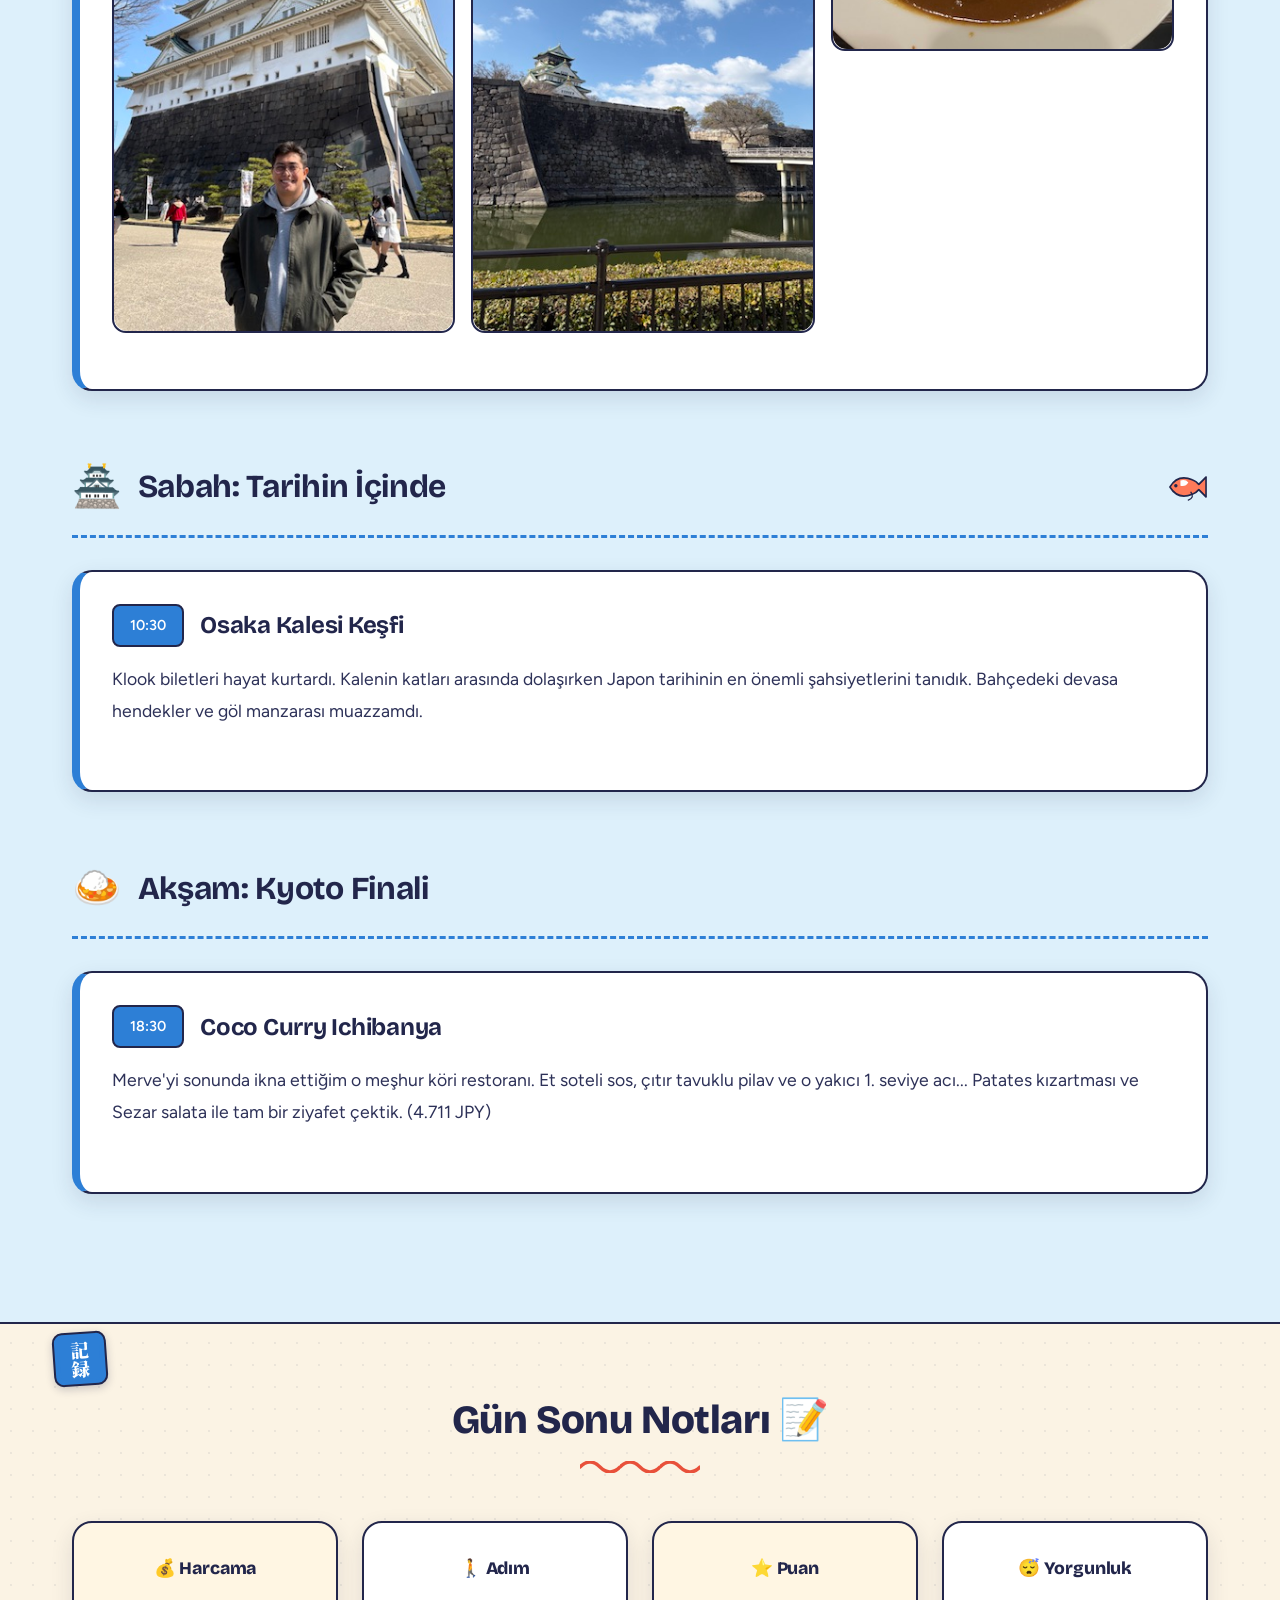
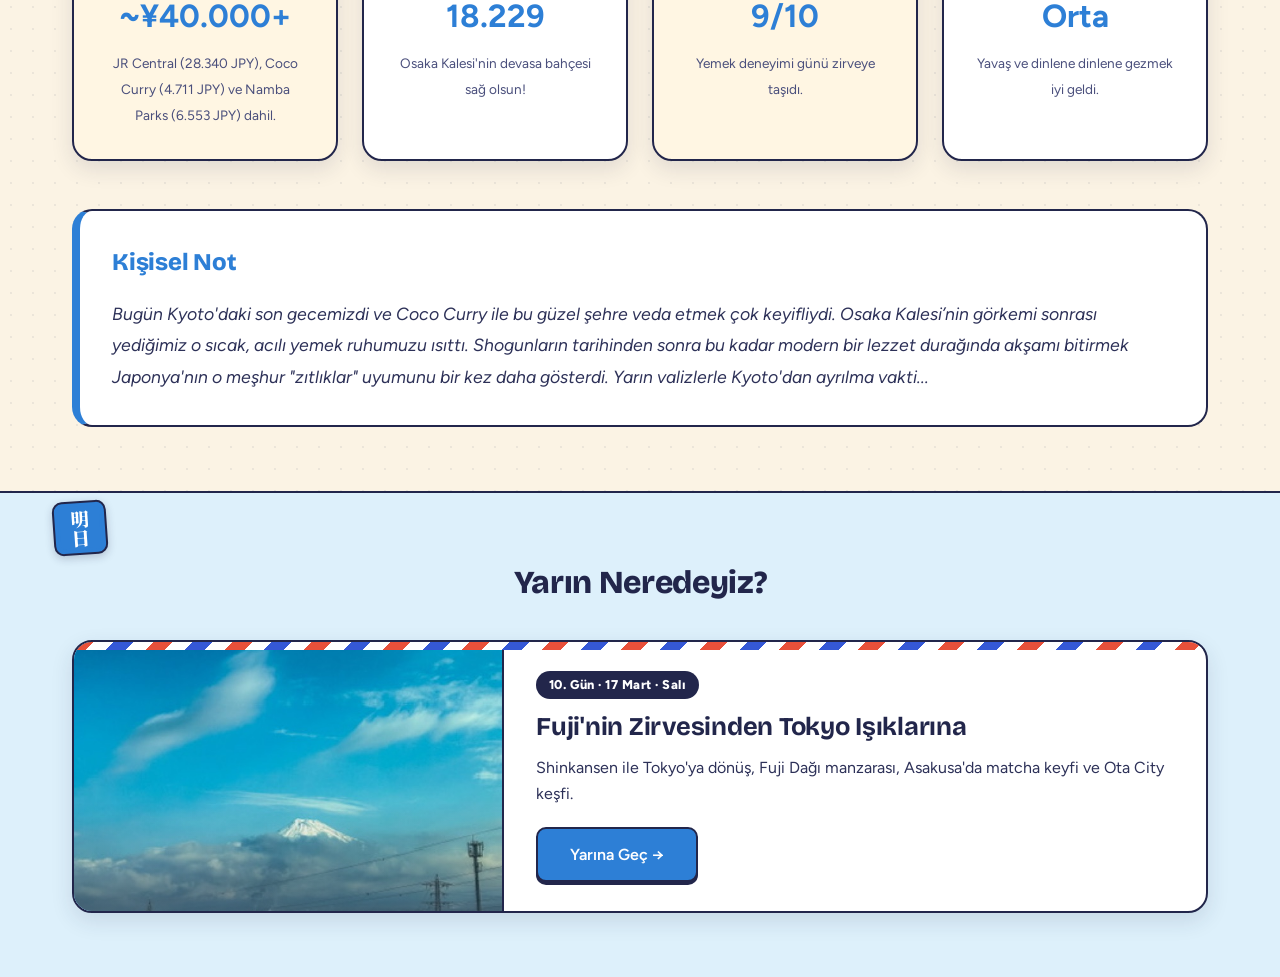
<file: days/day09.html>
<!DOCTYPE html>
<html lang="tr">
<head>
    <meta charset="UTF-8">
    <meta name="viewport" content="width=device-width, initial-scale=1.0">
    <title>9. Gün - Osaka Kalesi'nin İhtişamı ve Köri Serüveni | Japonya 2026</title>
    <meta name="description" content="Osaka Kalesi'nde şogunların izinde bir gün ve Coco Curry Ichibanya'da unutulmaz bir akşam yemeği.">
    <link href="https://fonts.googleapis.com/css2?family=Yuji+Boku&family=Shippori+Mincho:wght@400;500;600;700;800&family=Zen+Antique&family=Inter:wght@300;400;600;700&display=swap" rel="stylesheet">
    <link href="https://fonts.googleapis.com/css2?family=Bricolage+Grotesque:opsz,wght@12..96,500;12..96,700;12..96,800&family=Figtree:wght@400;500;600;700&display=swap" rel="stylesheet">
    <link rel="stylesheet" href="../styles.css">
    <link rel="stylesheet" href="../gallery.css">
    <link rel="stylesheet" href="../responsive.css">
    <link rel="stylesheet" href="../theme.css">
    <link rel="stylesheet" href="../illustrated.css">
    <link rel="stylesheet" href="../decor.css?v=2">
    <script src="../decor.js?v=2" defer></script>
</head>
<body class="day-detail-page">
    
    <nav class="detail-nav">
        <a href="../index.html" class="btn-back">← Ana Sayfa</a>
        <div class="day-navigation">
            <a href="day08.html" class="btn-back">← Önceki Gün</a>
            <a href="day10.html" class="btn-next">Sonraki Gün →</a>
        </div>
    </nav>

    <header class="day-hero" style="background: linear-gradient(135deg, #2c3e50 0%, #bdc3c7 100%);">
        <div class="hero-overlay"></div>
        <div class="hero-content">
            <span class="day-label">9. Gün</span>
            <h1 class="day-title">Klanların Savaşı ve Köri Ateşi</h1>
            <p class="day-date">16 Mart 2026 Pazartesi</p>
            <div class="day-stats">
                <span class="stat">📍 Osaka & Kyoto</span>
                <span class="stat">🚶 18.229 Adım</span>
                <span class="stat">🏰 Osaka Kalesi Keşfi</span>
            </div>
        </div>
    </header>

    <section class="day-summary">
        <div class="container">
            <h2>Günün Hikayesi: Şogunların Mirasından Lezzet Duraklarına</h2>
            <p class="story-text">
                Bugün rotayı yeniden Osaka’ya, şehrin sembolü olan devasa Osaka Kalesi’ne (Osaka-jo) çevirdik. Klook sayesinde QR kodumuzla hiç sıra beklemeden içeri süzülmek, o koca kalabalığın arasından sıyrılmak büyük lükstü. Kalenin içi modern bir müze olarak tasarlanmış; Shogunların, büyük klanların ve Japon tarihini değiştiren kanlı savaşların izlerini sürmek büyüleyiciydi. En tepeden gördüğümüz o uçsuz bucaksız bahçe ve hendek manzarası eşliğinde Lawson’dan aldığımız azıklarla yaptığımız kahvaltı, günün en huzurlu anıydı. <br><br>
                Öğleden sonra Dotonbori’nin hareketli sokaklarında biraz daha "vitrin baktıktan" sonra Kyoto’daki son akşamımız için dönüş yoluna geçtik. Günlerdir Merve’yi ikna etmeye çalıştığım o büyük an geldi: <strong>Coco Curry Ichibanya</strong>! Japon körisiyle tanışmak için daha iyi bir yer olamazdı. Aci seviyesini 0-24 arası seçebiliyorsunuz ama biz Japonların "hafif" acısının bile bizim standartlarımızı zorlayacağını bildiğimizden 1. seviyeyi seçtik. Cidden fena yakan ama inanılmaz keyifli bir lezzetti. Japonya’da yediğimiz en "bizden" ve en doyurucu menü kesinlikle buydu. Yanında soğuk bir Asahi ve Highball ile Kyoto’daki son gecemizi büyük bir keyifle taçlandırdık.
            </p>
            
            <div class="highlights-grid">
                <div class="highlight-box">
                    <div class="icon">🏰</div>
                    <h4>Osaka Kalesi (Osaka-jo)</h4>
                    <p>1583'te Toyotomi Hideyoshi tarafından inşa edilen kale, Japonya'nın birleşmesinde kilit rol oynamıştır. Bugünkü yapı 1931'deki restorasyona dayanır.</p>
                </div>
                <div class="highlight-box">
                    <div class="icon">🌶️</div>
                    <h4>Biliyor muydunuz?</h4>
                    <p>Japon körisi (Karē), aslında Hindistan'dan değil, 19. yüzyılda İngilizler aracılığıyla Japonya'ya gelmiştir. Zamanla Japon damak tadına göre daha kıvamlı ve tatlı-baharatlı bir hal almıştır.</p>
                </div>
                <div class="highlight-box">
                    <div class="icon">🥘</div>
                    <h4>Coco Ichibanya Deneyimi</h4>
                    <p>Dünyanın en büyük köri restoran zinciri olan Coco, Türk ağız tadına en uygun Japon yemeği olabilir. 1. seviye acı bile artistlik yapmamak için yeterli!</p>
                </div>
            </div>
        </div>
    </section>

    <section class="timeline-detailed">
        <div class="container">
            <div class="time-block">
                <h3 class="time-header"><span class="time-icon">📸</span> Günün Fotoğrafları</h3>
                <div class="activity-detail">
                    <div class="photo-gallery masonry" id="day09-all-photos">
                        </div>
                </div>
            </div>

            <div class="time-block">
                <h3 class="time-header"><span class="time-icon">🏯</span> Sabah: Tarihin İçinde</h3>
                <div class="activity-detail">
                    <div class="activity-header"><span class="time-badge">10:30</span><h4>Osaka Kalesi Keşfi</h4></div>
                    <p class="activity-story">Klook biletleri hayat kurtardı. Kalenin katları arasında dolaşırken Japon tarihinin en önemli şahsiyetlerini tanıdık. Bahçedeki devasa hendekler ve göl manzarası muazzamdı.</p>
                </div>
            </div>

            <div class="time-block">
                <h3 class="time-header"><span class="time-icon">🍛</span> Akşam: Kyoto Finali</h3>
                <div class="activity-detail">
                    <div class="activity-header"><span class="time-badge">18:30</span><h4>Coco Curry Ichibanya</h4></div>
                    <p class="activity-story">Merve'yi sonunda ikna ettiğim o meşhur köri restoranı. Et soteli sos, çıtır tavuklu pilav ve o yakıcı 1. seviye acı... Patates kızartması ve Sezar salata ile tam bir ziyafet çektik. (4.711 JPY)</p>
                </div>
            </div>
        </div>
    </section>

    <section class="day-notes">
        <div class="container">
            <h2>Gün Sonu Notları 📝</h2>
            <div class="notes-grid">
                <div class="note-card">
                    <h4>💰 Harcama</h4>
                    <p>~¥40.000+</p>
                    <small>JR Central (28.340 JPY), Coco Curry (4.711 JPY) ve Namba Parks (6.553 JPY) dahil.</small>
                </div>
                <div class="note-card">
                    <h4>🚶 Adım</h4>
                    <p>18.229</p>
                    <small>Osaka Kalesi'nin devasa bahçesi sağ olsun!</small>
                </div>
                <div class="note-card">
                    <h4>⭐ Puan</h4>
                    <p>9/10</p>
                    <small>Yemek deneyimi günü zirveye taşıdı.</small>
                </div>
                <div class="note-card">
                    <h4>😴 Yorgunluk</h4>
                    <p>Orta</p>
                    <small>Yavaş ve dinlene dinlene gezmek iyi geldi.</small>
                </div>
            </div>
            <div class="personal-note">
                <h4>Kişisel Not</h4>
                <p>Bugün Kyoto'daki son gecemizdi ve Coco Curry ile bu güzel şehre veda etmek çok keyifliydi. Osaka Kalesi’nin görkemi sonrası yediğimiz o sıcak, acılı yemek ruhumuzu ısıttı. Shogunların tarihinden sonra bu kadar modern bir lezzet durağında akşamı bitirmek Japonya'nın o meşhur "zıtlıklar" uyumunu bir kez daha gösterdi. Yarın valizlerle Kyoto'dan ayrılma vakti...</p>
            </div>
        </div>
    </section>

    <section class="next-day-preview">
        <div class="container">
            <h3>Yarın Neredeyiz?</h3>
            <a href="day10.html" class="next-day-card">
                <div class="next-day-image"><img src="../photos/previews/day10.jpg" alt="Fuji&#x27;nin Zirvesinden Tokyo Işıklarına" loading="lazy" onerror="this.remove()"></div>
                <div class="next-day-content">
                    <span class="next-label">10. Gün · 17 Mart · Salı</span>
                    <h4>Fuji'nin Zirvesinden Tokyo Işıklarına</h4>
                    <p>Shinkansen ile Tokyo'ya dönüş, Fuji Dağı manzarası, Asakusa'da matcha keyfi ve Ota City keşfi.</p>
                    <span class="btn-next-day">Yarına Geç →</span>
                </div>
            </a>
        </div>
    </section>

    <div id="lightbox" class="lightbox" onclick="closeLightbox()">
        <span class="lightbox-close">&times;</span>
        <img class="lightbox-content" id="lightbox-img">
        <div class="lightbox-caption" id="lightbox-caption"></div>
    </div>

    <script src="../lightbox.js"></script>
    <script src="../photos/manifest.js"></script>
    <script src="../auto-loader.js"></script>
    <script>
        // Fotoğrafları yükle - hata olursa sessizce devam et
        (function() {
            try {
                loadAllPhotos('day09', 'day09-all-photos');
            } catch(e) {
                console.log('day09 photos not yet loaded');
            }
        })();
    </script>
</body>
</html>
</file>
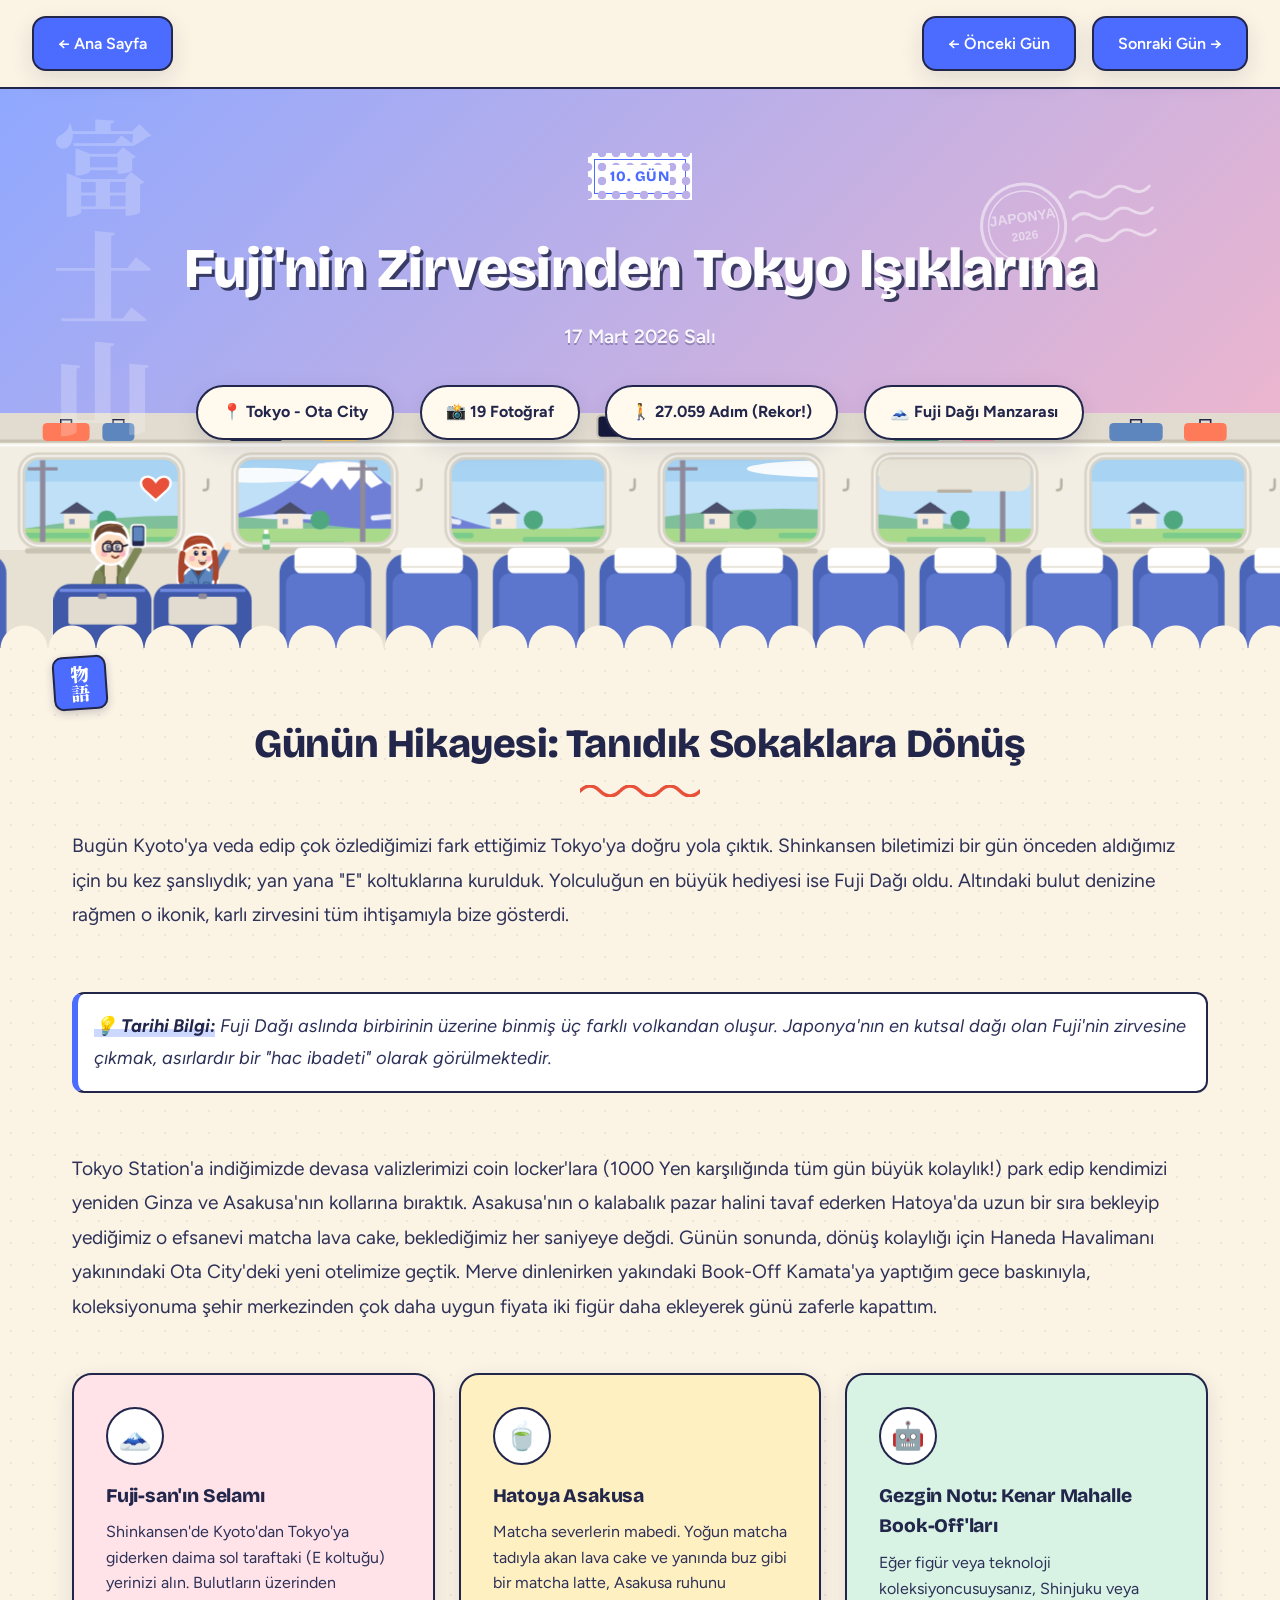
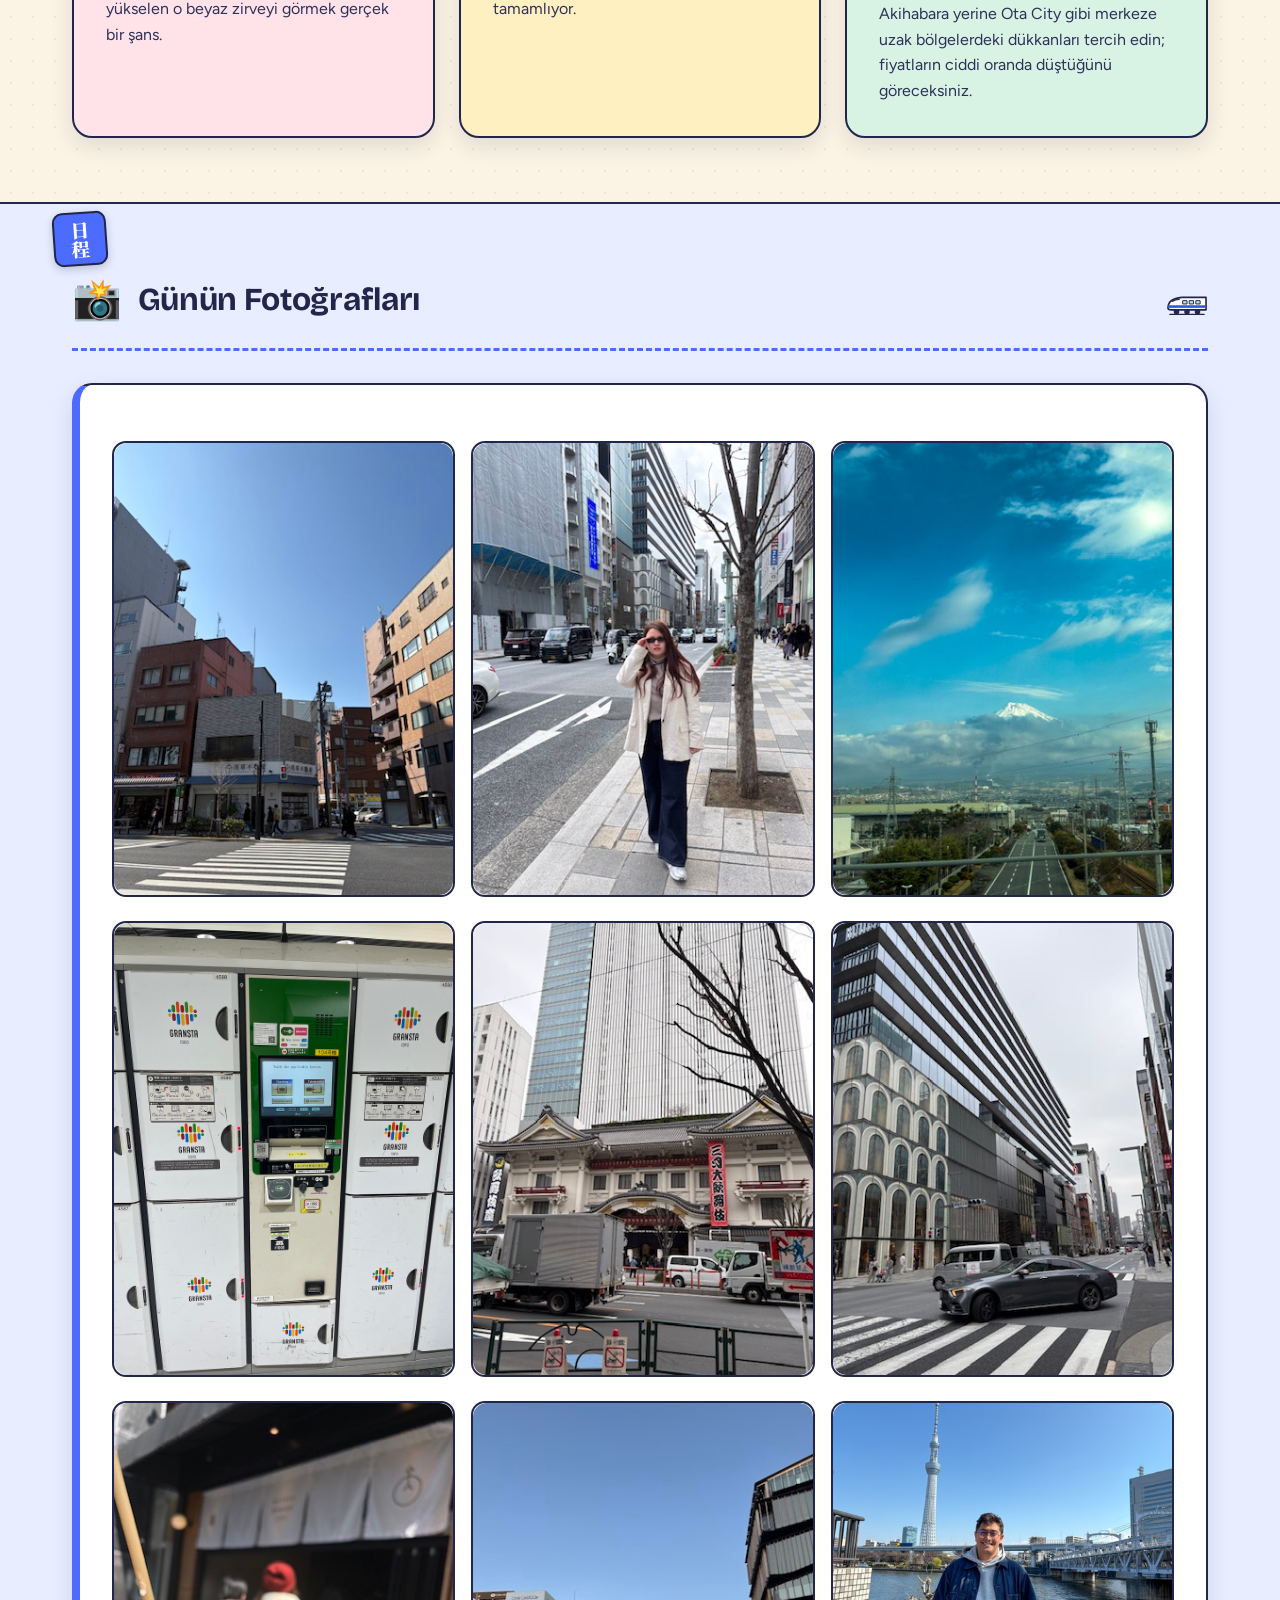
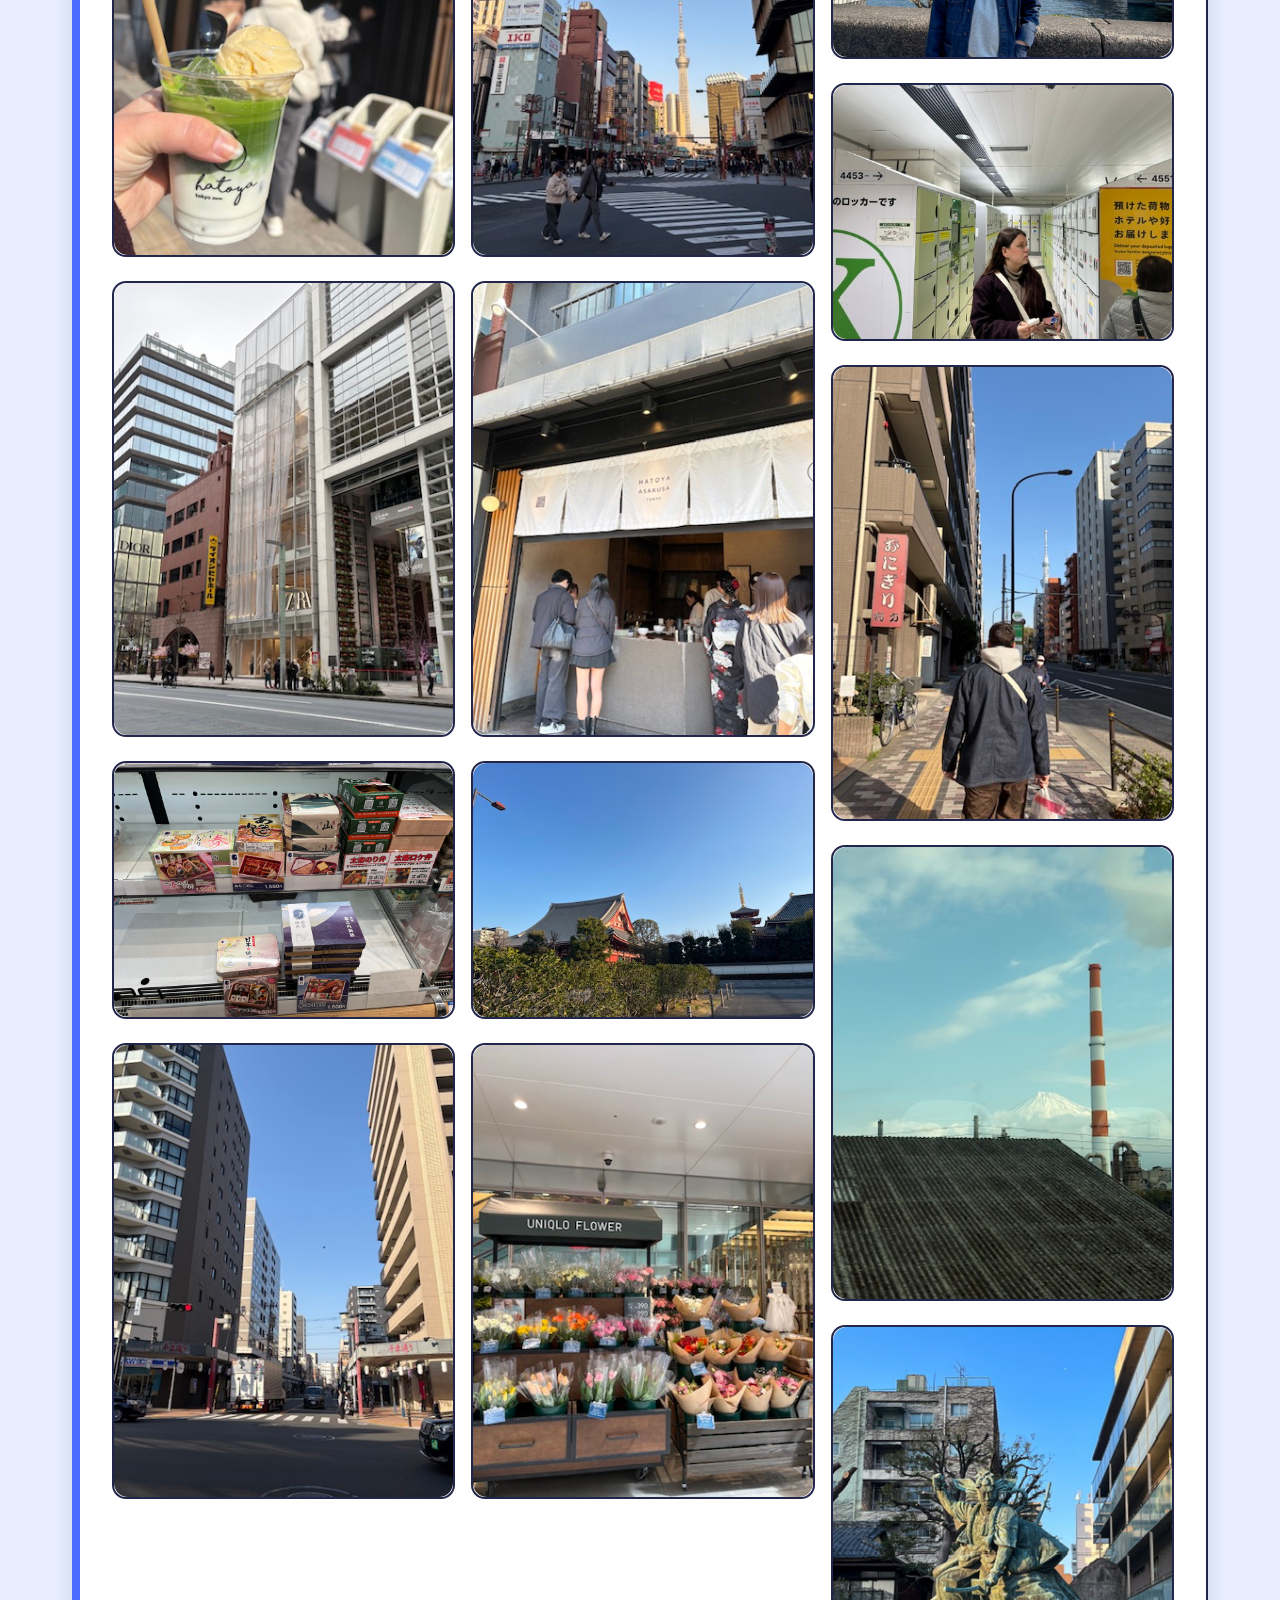
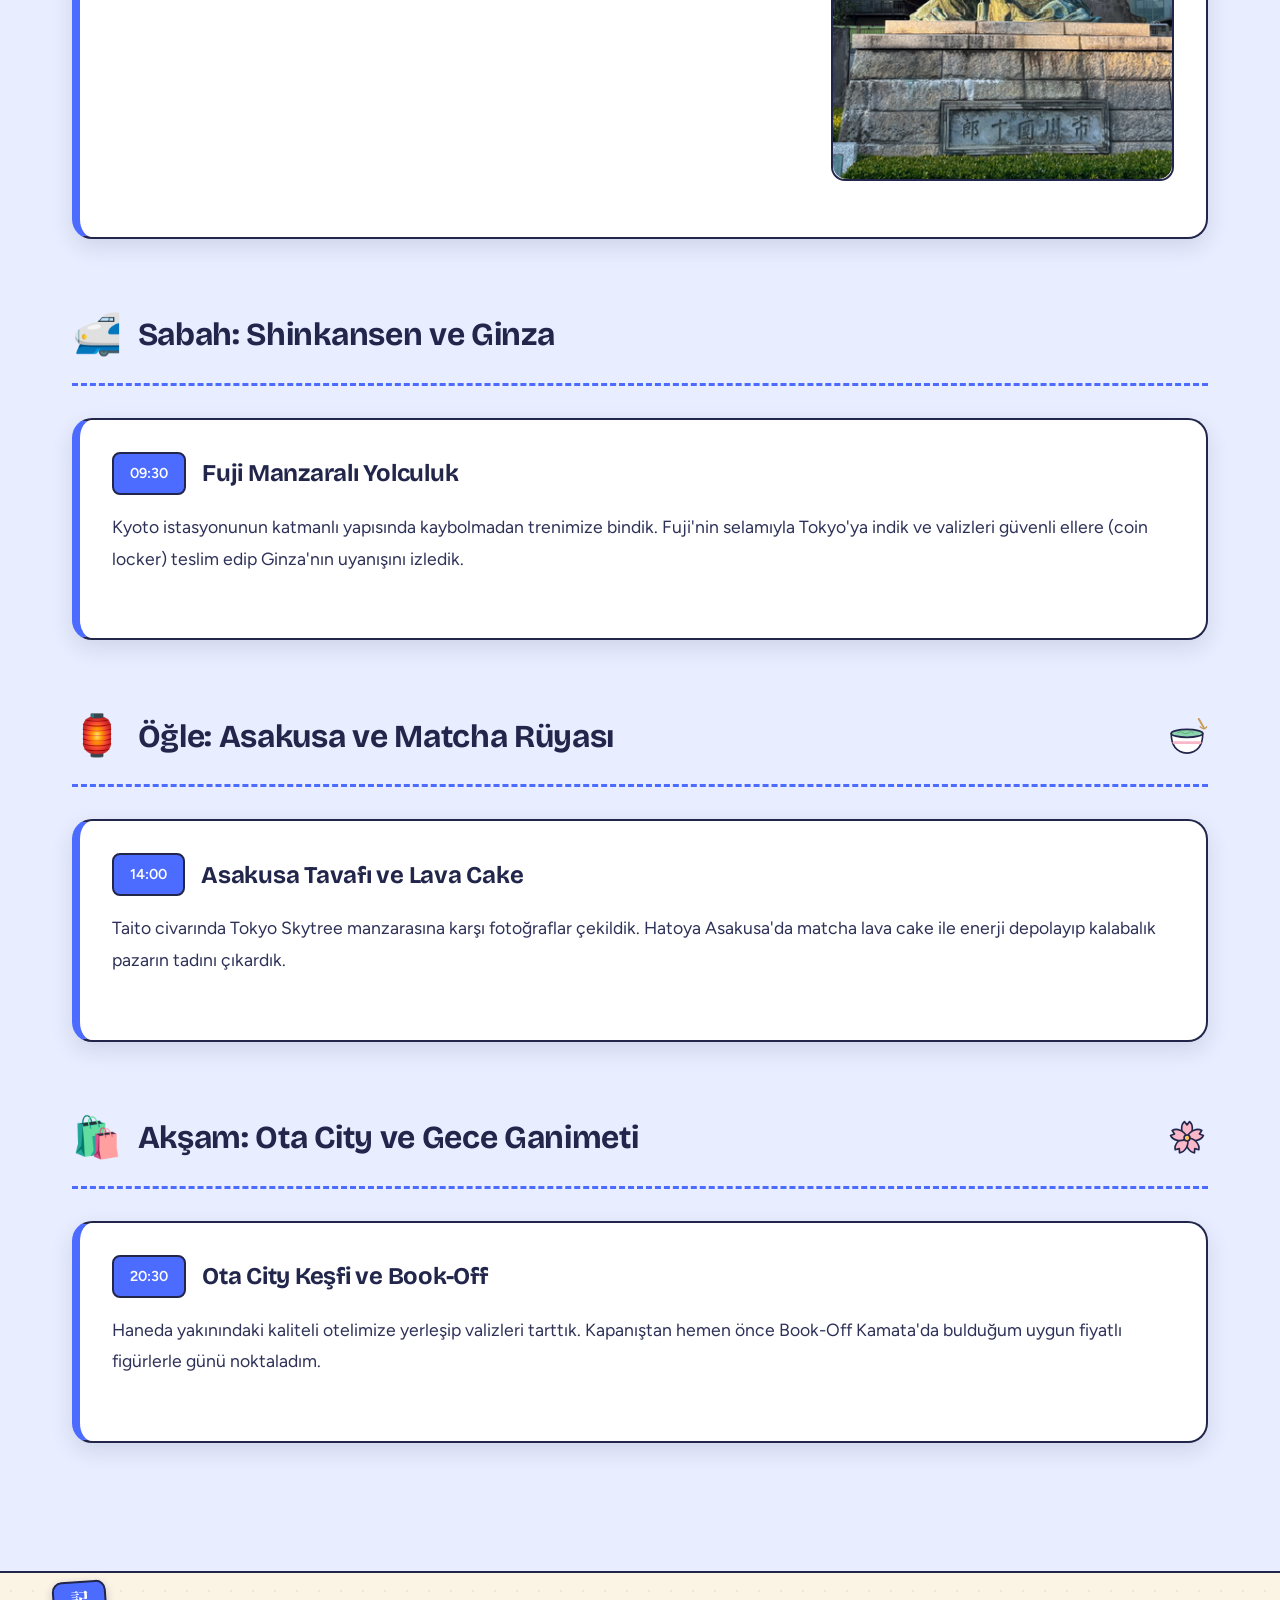
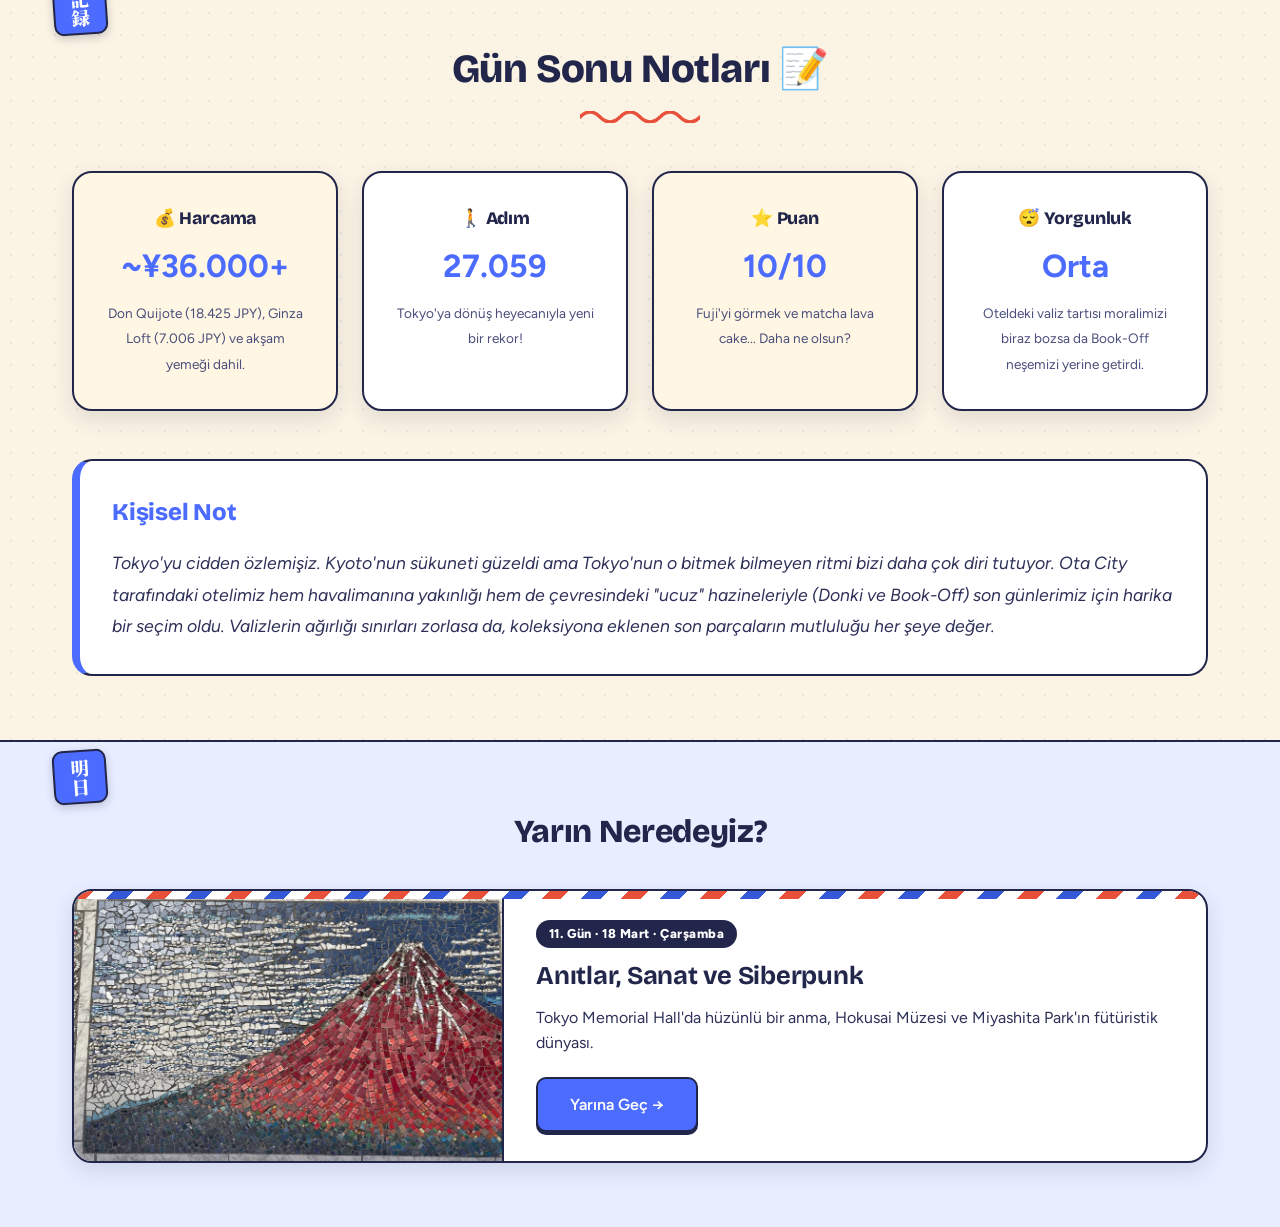
<file: days/day10.html>
<!DOCTYPE html>
<html lang="tr">
<head>
    <meta charset="UTF-8">
    <meta name="viewport" content="width=device-width, initial-scale=1.0">
    <title>10. Gün - Tokyo'ya Dönüş ve Fuji'nin Selamı | Japonya 2026</title>
    <meta name="description" content="Shinkansen ile Tokyo'ya dönüş, Fuji Dağı manzarası, Asakusa'da matcha keyfi ve Ota City keşfi.">
    <link href="https://fonts.googleapis.com/css2?family=Yuji+Boku&family=Shippori+Mincho:wght@400;500;600;700;800&family=Zen+Antique&family=Inter:wght@300;400;600;700&display=swap" rel="stylesheet">
    <link href="https://fonts.googleapis.com/css2?family=Bricolage+Grotesque:opsz,wght@12..96,500;12..96,700;12..96,800&family=Figtree:wght@400;500;600;700&display=swap" rel="stylesheet">
    <link rel="stylesheet" href="../styles.css">
    <link rel="stylesheet" href="../gallery.css">
    <link rel="stylesheet" href="../responsive.css">
    <link rel="stylesheet" href="../theme.css">
    <link rel="stylesheet" href="../illustrated.css">
    <link rel="stylesheet" href="../decor.css?v=2">
    <script src="../decor.js?v=2" defer></script>
</head>
<body class="day-detail-page">
    
    <nav class="detail-nav">
        <a href="../index.html" class="btn-back">← Ana Sayfa</a>
        <div class="day-navigation">
            <a href="day09.html" class="btn-back">← Önceki Gün</a>
            <a href="day11.html" class="btn-next">Sonraki Gün →</a>
        </div>
    </nav>

    <header class="day-hero" style="background: linear-gradient(135deg, #74b9ff 0%, #0984e3 100%);">
        <div class="hero-overlay"></div>
        <div class="hero-content">
            <span class="day-label">10. Gün</span>
            <h1 class="day-title">Fuji'nin Zirvesinden Tokyo Işıklarına</h1>
            <p class="day-date">17 Mart 2026 Salı</p>
            <div class="day-stats">
                <span class="stat">📍 Tokyo - Ota City</span>
                <span class="stat">🚶 27.059 Adım (Rekor!)</span>
                <span class="stat">🗻 Fuji Dağı Manzarası</span>
            </div>
        </div>
    </header>

    <section class="day-summary">
        <div class="container">
            <h2>Günün Hikayesi: Tanıdık Sokaklara Dönüş</h2>
            <p class="story-text">
                Bugün Kyoto'ya veda edip çok özlediğimizi fark ettiğimiz Tokyo'ya doğru yola çıktık. Shinkansen biletimizi bir gün önceden aldığımız için bu kez şanslıydık; yan yana "E" koltuklarına kurulduk. Yolculuğun en büyük hediyesi ise Fuji Dağı oldu. Altındaki bulut denizine rağmen o ikonik, karlı zirvesini tüm ihtişamıyla bize gösterdi. <br><br>
                <em style="display: block; padding: 1rem; background: rgba(255,255,255,0.05); border-left: 3px solid #74b9ff; margin: 1.5rem 0; font-size: 0.95em;">
    <strong>💡 Tarihi Bilgi:</strong> Fuji Dağı aslında birbirinin üzerine binmiş üç farklı volkandan oluşur. Japonya'nın en kutsal dağı olan Fuji'nin zirvesine çıkmak, asırlardır bir "hac ibadeti" olarak görülmektedir.
</em><br>
                
                Tokyo Station'a indiğimizde devasa valizlerimizi coin locker'lara (1000 Yen karşılığında tüm gün büyük kolaylık!) park edip kendimizi yeniden Ginza ve Asakusa'nın kollarına bıraktık. Asakusa'nın o kalabalık pazar halini tavaf ederken Hatoya'da uzun bir sıra bekleyip yediğimiz o efsanevi matcha lava cake, beklediğimiz her saniyeye değdi. Günün sonunda, dönüş kolaylığı için Haneda Havalimanı yakınındaki Ota City'deki yeni otelimize geçtik. Merve dinlenirken yakındaki Book-Off Kamata'ya yaptığım gece baskınıyla, koleksiyonuma şehir merkezinden çok daha uygun fiyata iki figür daha ekleyerek günü zaferle kapattım.
            </p>
            
            <div class="highlights-grid">
                <div class="highlight-box">
                    <div class="icon">🗻</div>
                    <h4>Fuji-san'ın Selamı</h4>
                    <p>Shinkansen'de Kyoto'dan Tokyo'ya giderken daima sol taraftaki (E koltuğu) yerinizi alın. Bulutların üzerinden yükselen o beyaz zirveyi görmek gerçek bir şans.</p>
                </div>
                <div class="highlight-box">
                    <div class="icon">🍵</div>
                    <h4>Hatoya Asakusa</h4>
                    <p>Matcha severlerin mabedi. Yoğun matcha tadıyla akan lava cake ve yanında buz gibi bir matcha latte, Asakusa ruhunu tamamlıyor.</p>
                </div>
                <div class="highlight-box">
                    <div class="icon">🤖</div>
                    <h4>Gezgin Notu: Kenar Mahalle Book-Off'ları</h4>
                    <p>Eğer figür veya teknoloji koleksiyoncusuysanız, Shinjuku veya Akihabara yerine Ota City gibi merkeze uzak bölgelerdeki dükkanları tercih edin; fiyatların ciddi oranda düştüğünü göreceksiniz.</p>
                </div>
            </div>
        </div>
    </section>

    <section class="timeline-detailed">
        <div class="container">
            <div class="time-block">
                <h3 class="time-header"><span class="time-icon">📸</span> Günün Fotoğrafları</h3>
                <div class="activity-detail">
                    <div class="photo-gallery masonry" id="day10-all-photos">
                        </div>
                </div>
            </div>

            <div class="time-block">
                <h3 class="time-header"><span class="time-icon">🚅</span> Sabah: Shinkansen ve Ginza</h3>
                <div class="activity-detail">
                    <div class="activity-header"><span class="time-badge">09:30</span><h4>Fuji Manzaralı Yolculuk</h4></div>
                    <p class="activity-story">Kyoto istasyonunun katmanlı yapısında kaybolmadan trenimize bindik. Fuji'nin selamıyla Tokyo'ya indik ve valizleri güvenli ellere (coin locker) teslim edip Ginza'nın uyanışını izledik.</p>
                </div>
            </div>

            <div class="time-block">
                <h3 class="time-header"><span class="time-icon">🏮</span> Öğle: Asakusa ve Matcha Rüyası</h3>
                <div class="activity-detail">
                    <div class="activity-header"><span class="time-badge">14:00</span><h4>Asakusa Tavafı ve Lava Cake</h4></div>
                    <p class="activity-story">Taito civarında Tokyo Skytree manzarasına karşı fotoğraflar çekildik. Hatoya Asakusa'da matcha lava cake ile enerji depolayıp kalabalık pazarın tadını çıkardık.</p>
                </div>
            </div>

            <div class="time-block">
                <h3 class="time-header"><span class="time-icon">🛍️</span> Akşam: Ota City ve Gece Ganimeti</h3>
                <div class="activity-detail">
                    <div class="activity-header"><span class="time-badge">20:30</span><h4>Ota City Keşfi ve Book-Off</h4></div>
                    <p class="activity-story">Haneda yakınındaki kaliteli otelimize yerleşip valizleri tarttık. Kapanıştan hemen önce Book-Off Kamata'da bulduğum uygun fiyatlı figürlerle günü noktaladım.</p>
                </div>
            </div>
        </div>
    </section>

    <section class="day-notes">
        <div class="container">
            <h2>Gün Sonu Notları 📝</h2>
            <div class="notes-grid">
                <div class="note-card">
                    <h4>💰 Harcama</h4>
                    <p>~¥36.000+</p>
                    <small>Don Quijote (18.425 JPY), Ginza Loft (7.006 JPY) ve akşam yemeği dahil.</small>
                </div>
                <div class="note-card">
                    <h4>🚶 Adım</h4>
                    <p>27.059</p>
                    <small>Tokyo'ya dönüş heyecanıyla yeni bir rekor!</small>
                </div>
                <div class="note-card">
                    <h4>⭐ Puan</h4>
                    <p>10/10</p>
                    <small>Fuji'yi görmek ve matcha lava cake... Daha ne olsun?</small>
                </div>
                <div class="note-card">
                    <h4>😴 Yorgunluk</h4>
                    <p>Orta</p>
                    <small>Oteldeki valiz tartısı moralimizi biraz bozsa da Book-Off neşemizi yerine getirdi.</small>
                </div>
            </div>
            <div class="personal-note">
                <h4>Kişisel Not</h4>
                <p>Tokyo'yu cidden özlemişiz. Kyoto'nun sükuneti güzeldi ama Tokyo'nun o bitmek bilmeyen ritmi bizi daha çok diri tutuyor. Ota City tarafındaki otelimiz hem havalimanına yakınlığı hem de çevresindeki "ucuz" hazineleriyle (Donki ve Book-Off) son günlerimiz için harika bir seçim oldu. Valizlerin ağırlığı sınırları zorlasa da, koleksiyona eklenen son parçaların mutluluğu her şeye değer.</p>
            </div>
        </div>
    </section>

    <section class="next-day-preview">
        <div class="container">
            <h3>Yarın Neredeyiz?</h3>
            <a href="day11.html" class="next-day-card">
                <div class="next-day-image"><img src="../photos/previews/day11.jpg" alt="Anıtlar, Sanat ve Siberpunk" loading="lazy" onerror="this.remove()"></div>
                <div class="next-day-content">
                    <span class="next-label">11. Gün · 18 Mart · Çarşamba</span>
                    <h4>Anıtlar, Sanat ve Siberpunk</h4>
                    <p>Tokyo Memorial Hall'da hüzünlü bir anma, Hokusai Müzesi ve Miyashita Park'ın fütüristik dünyası.</p>
                    <span class="btn-next-day">Yarına Geç →</span>
                </div>
            </a>
        </div>
    </section>

    <div id="lightbox" class="lightbox" onclick="closeLightbox()">
        <span class="lightbox-close">&times;</span>
        <img class="lightbox-content" id="lightbox-img">
        <div class="lightbox-caption" id="lightbox-caption"></div>
    </div>

    <script src="../lightbox.js"></script>
    <script src="../photos/manifest.js"></script>
    <script src="../auto-loader.js"></script>
    <script>
        // Fotoğrafları yükle - hata olursa sessizce devam et
        (function() {
            try {
                loadAllPhotos('day10', 'day10-all-photos');
            } catch(e) {
                console.log('day10 photos not yet loaded');
            }
        })();
    </script>
</body>
</html>
</file>
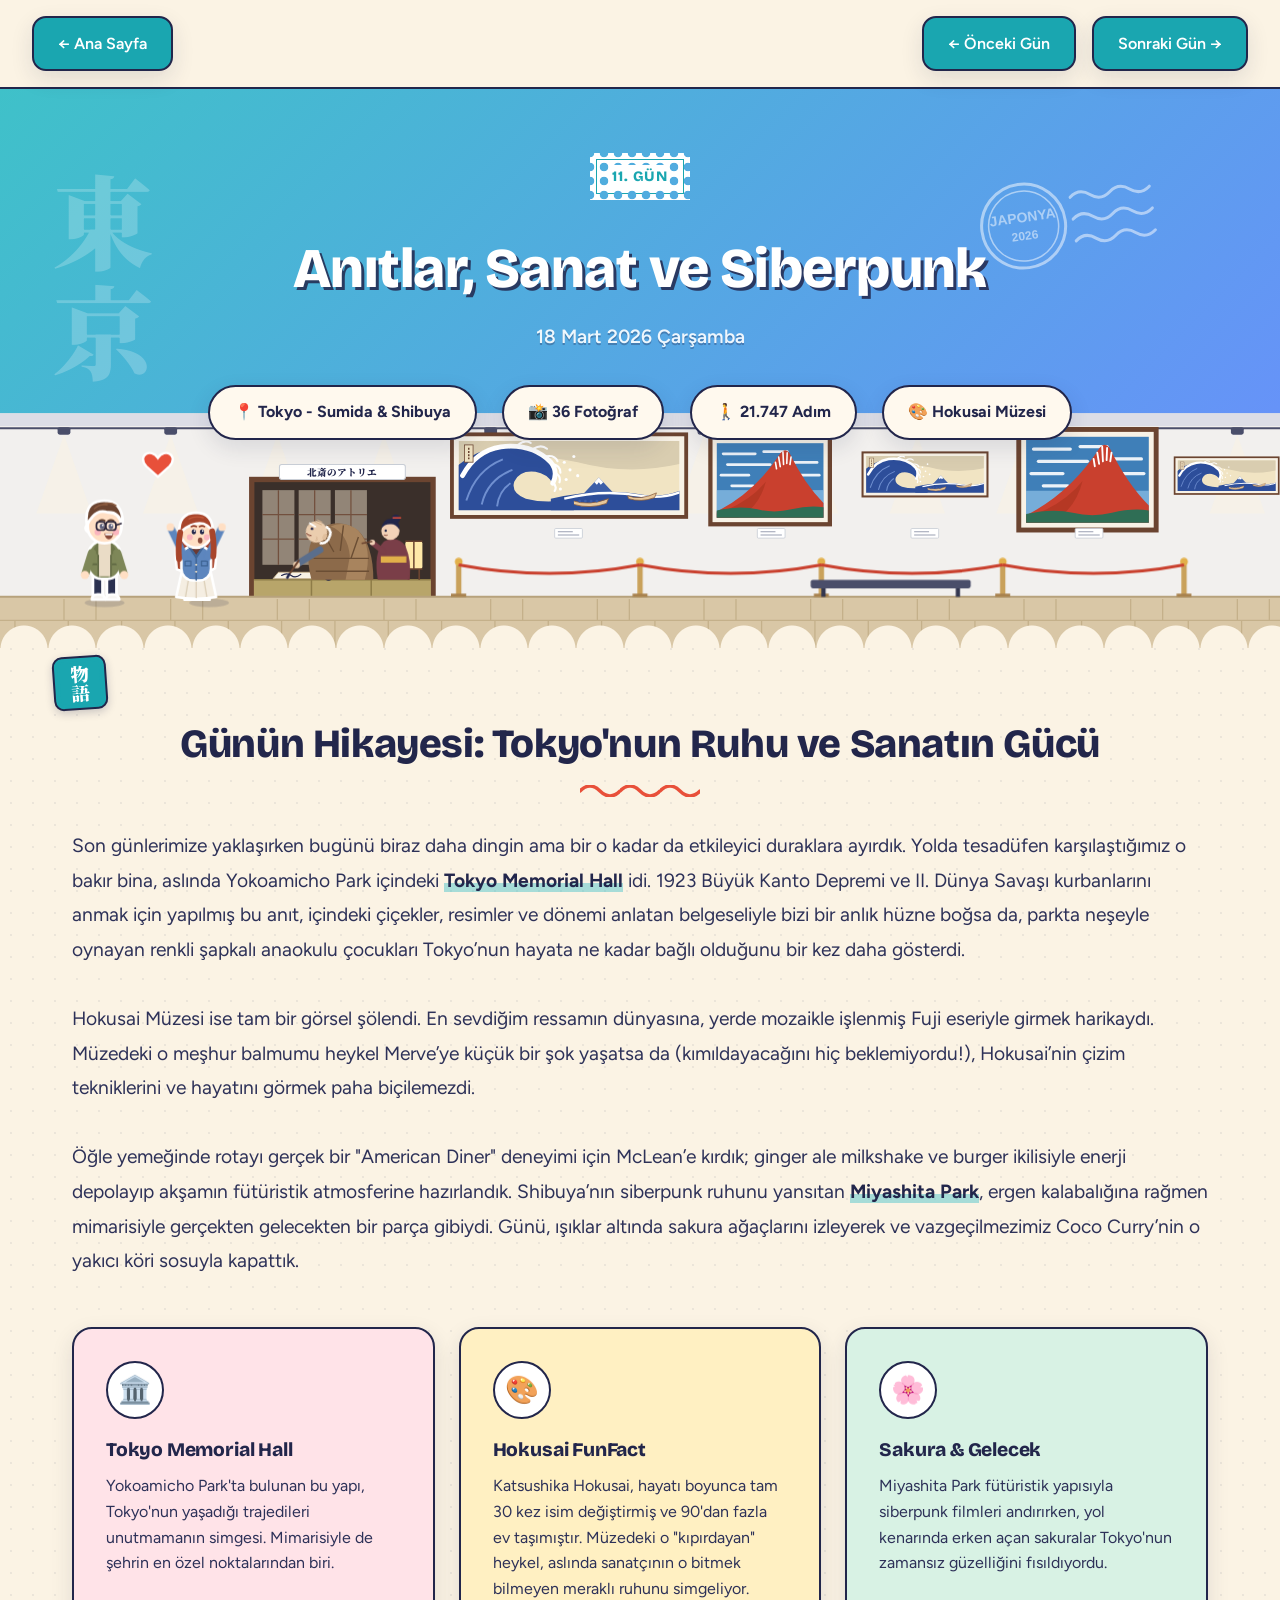
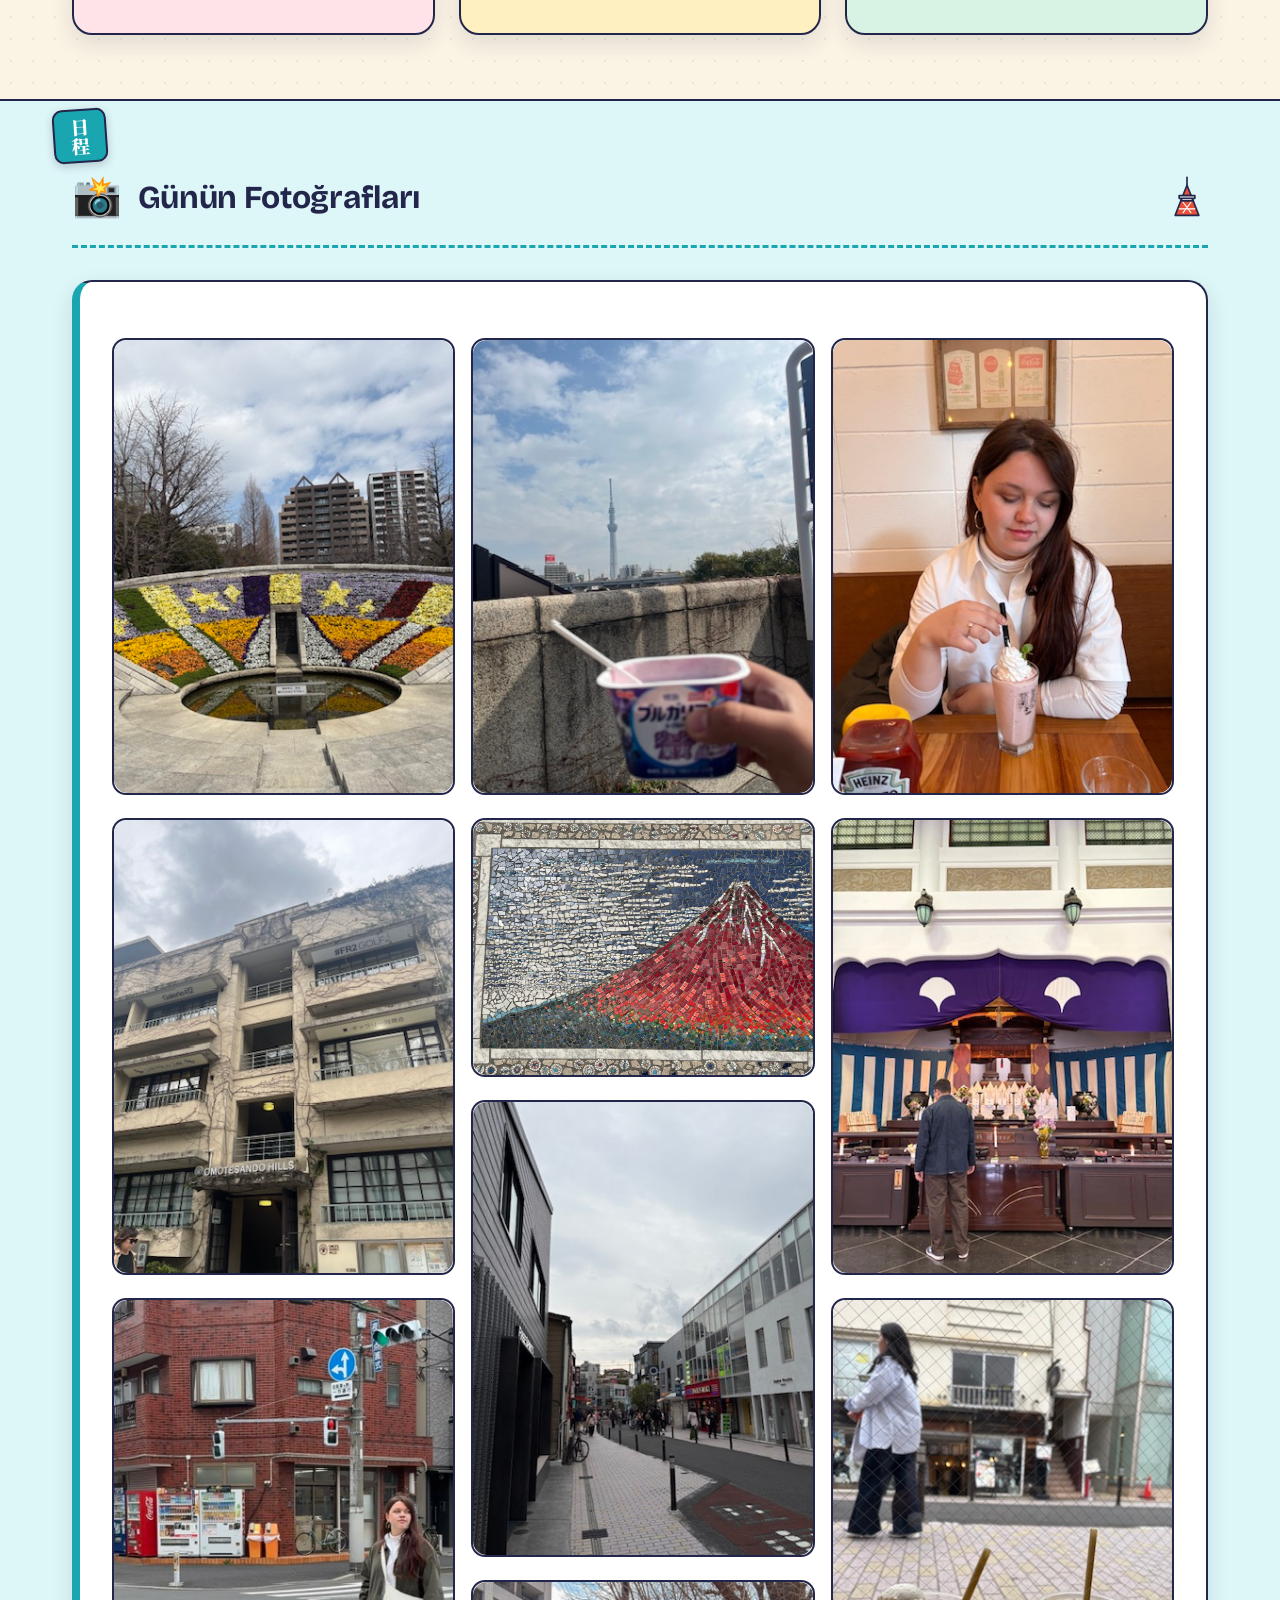
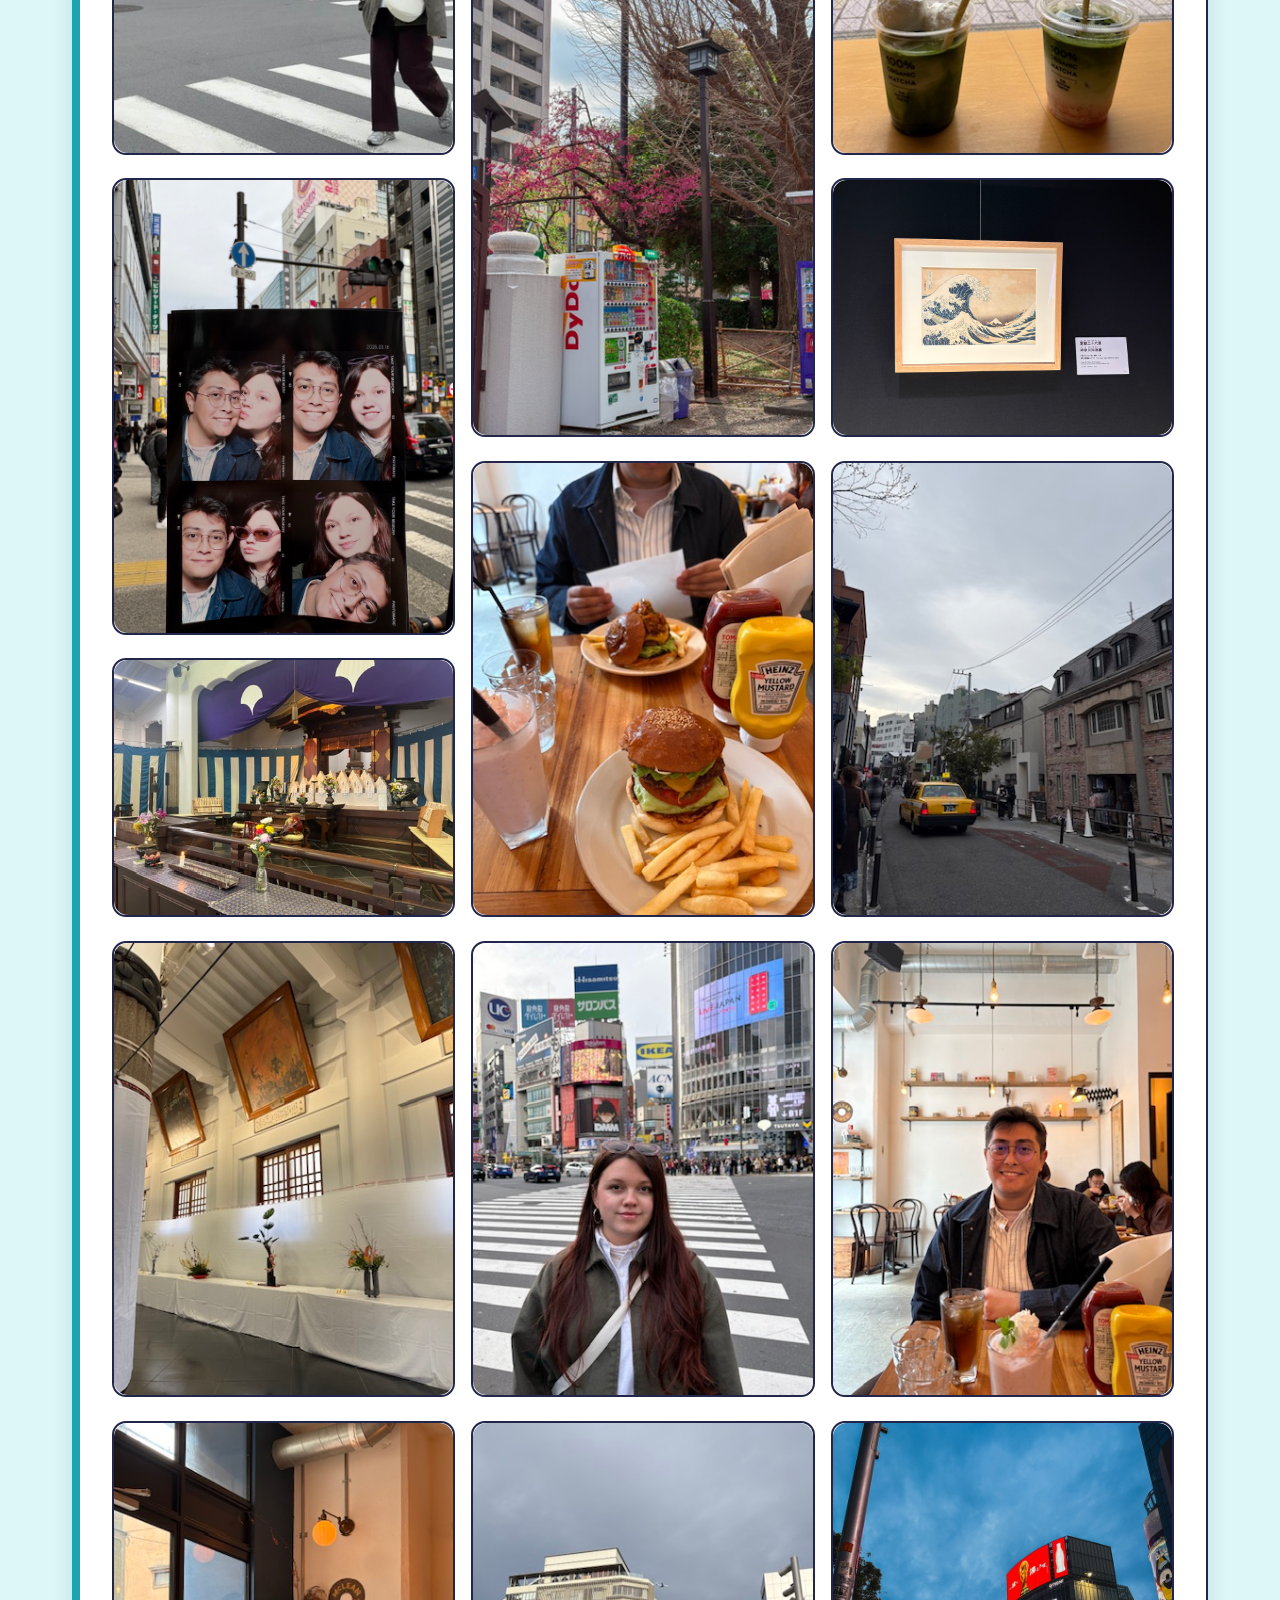
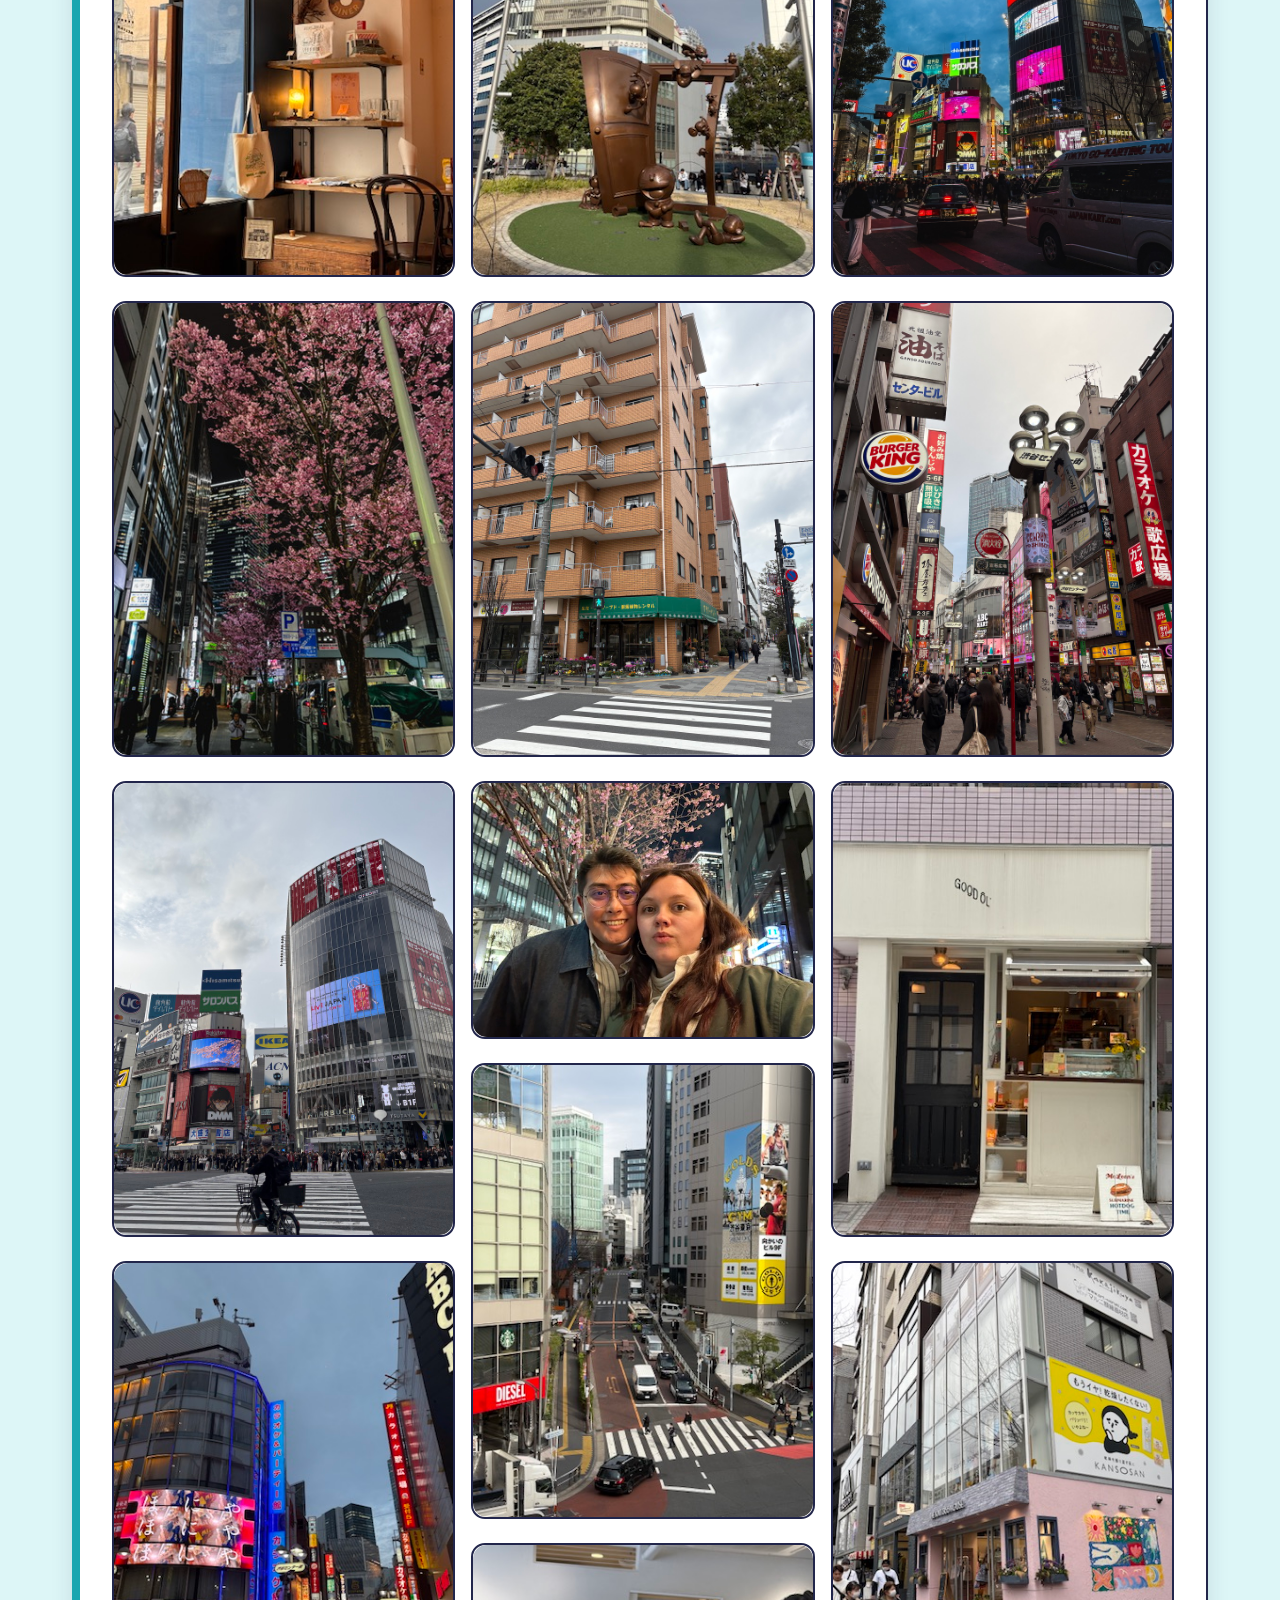
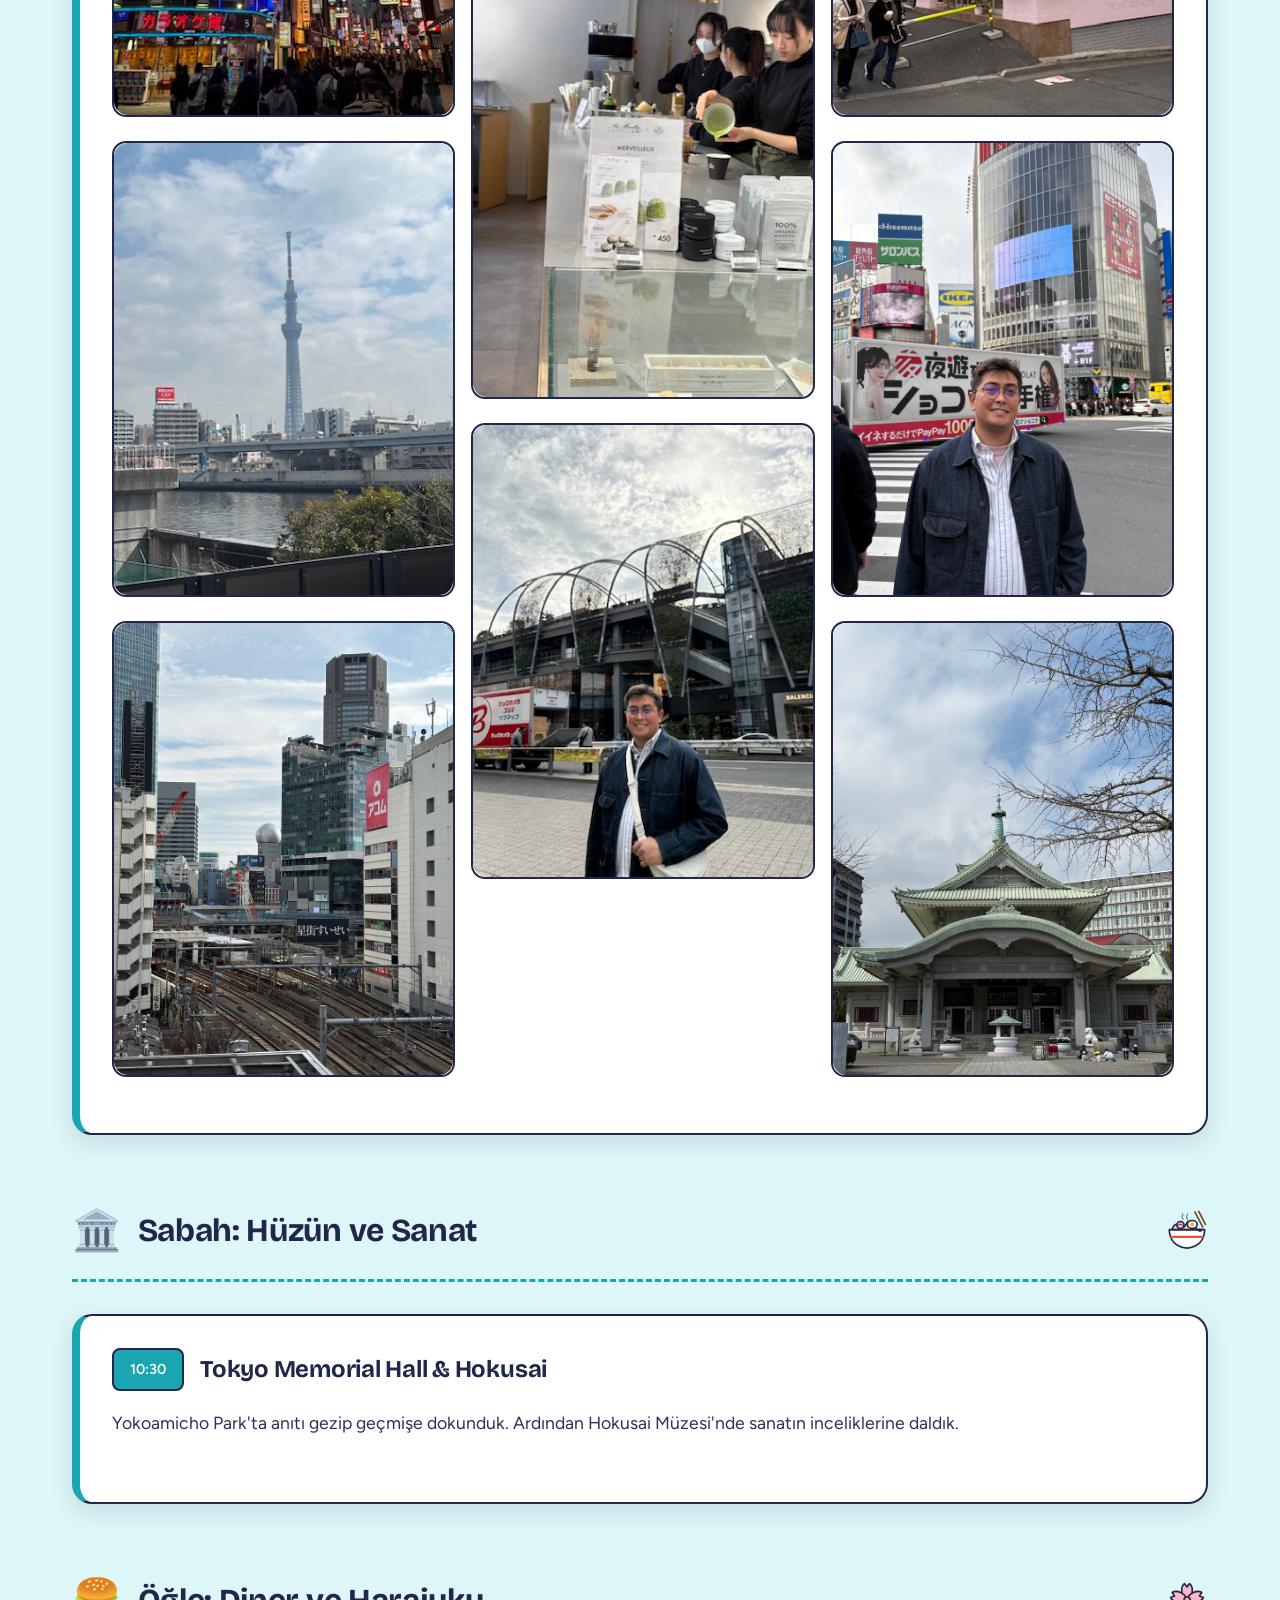
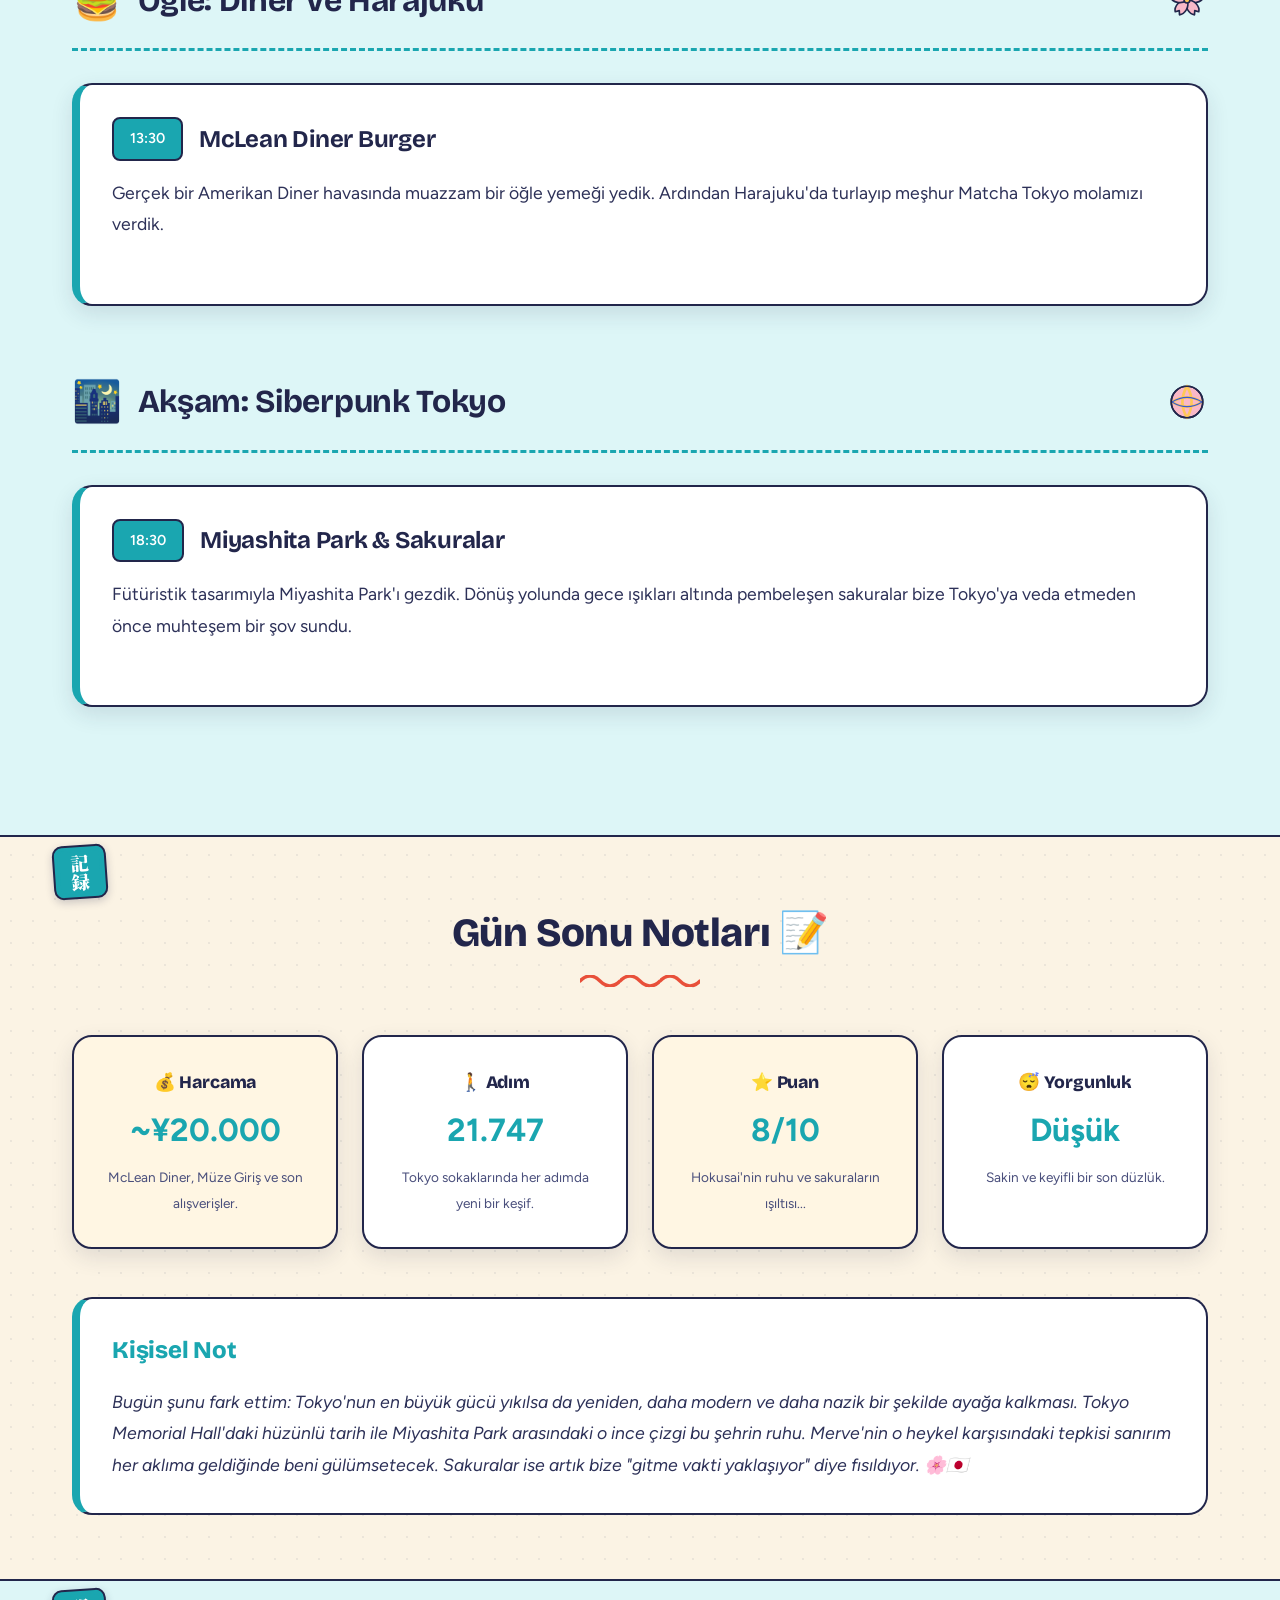
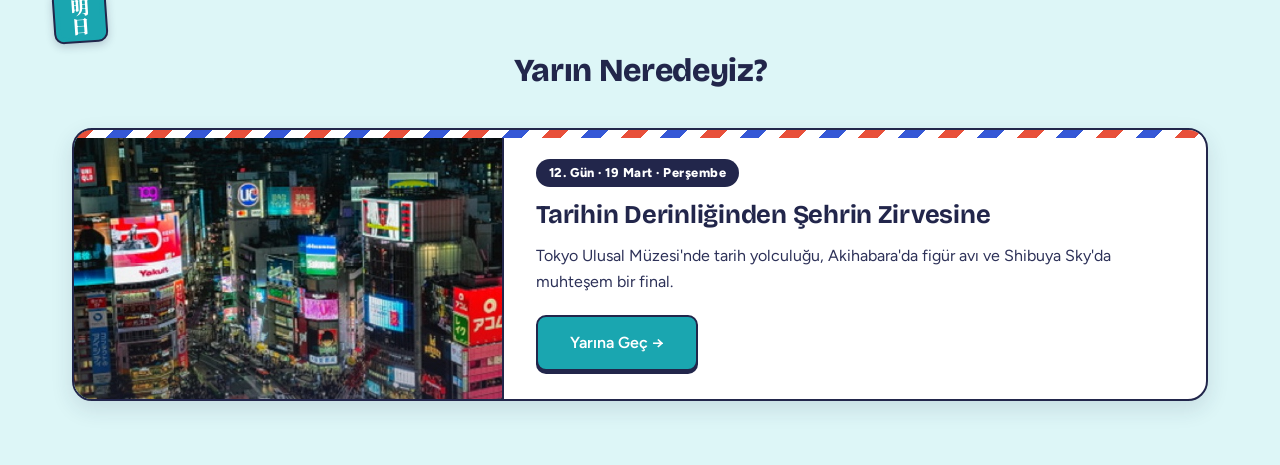
<file: days/day11.html>
<!DOCTYPE html>
<html lang="tr">
<head>
    <meta charset="UTF-8">
    <meta name="viewport" content="width=device-width, initial-scale=1.0">
    <title>11. Gün - Sanatın Kalbi ve Geleceğin Parkı | Japonya 2026</title>
    <meta name="description" content="Tokyo Memorial Hall'da hüzünlü bir anma, Hokusai Müzesi ve Miyashita Park'ın fütüristik dünyası.">
    <link href="https://fonts.googleapis.com/css2?family=Yuji+Boku&family=Shippori+Mincho:wght@400;500;600;700;800&family=Zen+Antique&family=Inter:wght@300;400;600;700&display=swap" rel="stylesheet">
    <link href="https://fonts.googleapis.com/css2?family=Bricolage+Grotesque:opsz,wght@12..96,500;12..96,700;12..96,800&family=Figtree:wght@400;500;600;700&display=swap" rel="stylesheet">
    <link rel="stylesheet" href="../styles.css">
    <link rel="stylesheet" href="../gallery.css">
    <link rel="stylesheet" href="../responsive.css">
    <link rel="stylesheet" href="../theme.css">
    <link rel="stylesheet" href="../illustrated.css">
    <link rel="stylesheet" href="../decor.css?v=2">
    <script src="../decor.js?v=2" defer></script>
</head>
<body class="day-detail-page">
    
    <nav class="detail-nav">
        <a href="../index.html" class="btn-back">← Ana Sayfa</a>
        <div class="day-navigation">
            <a href="day10.html" class="btn-back">← Önceki Gün</a>
            <a href="day12.html" class="btn-next">Sonraki Gün →</a>
        </div>
    </nav>

    <header class="day-hero" style="background: linear-gradient(135deg, #2d3436 0%, #000000 100%);">
        <div class="hero-overlay"></div>
        <div class="hero-content">
            <span class="day-label">11. Gün</span>
            <h1 class="day-title">Anıtlar, Sanat ve Siberpunk</h1>
            <p class="day-date">18 Mart 2026 Çarşamba</p>
            <div class="day-stats">
                <span class="stat">📍 Tokyo - Sumida & Shibuya</span>
                <span class="stat">🚶 21.747 Adım</span>
                <span class="stat">🎨 Hokusai Müzesi</span>
            </div>
        </div>
    </header>

    <section class="day-summary">
        <div class="container">
            <h2>Günün Hikayesi: Tokyo'nun Ruhu ve Sanatın Gücü</h2>
            <p class="story-text">
                Son günlerimize yaklaşırken bugünü biraz daha dingin ama bir o kadar da etkileyici duraklara ayırdık. Yolda tesadüfen karşılaştığımız o bakır bina, aslında Yokoamicho Park içindeki <strong>Tokyo Memorial Hall</strong> idi. 1923 Büyük Kanto Depremi ve II. Dünya Savaşı kurbanlarını anmak için yapılmış bu anıt, içindeki çiçekler, resimler ve dönemi anlatan belgeseliyle bizi bir anlık hüzne boğsa da, parkta neşeyle oynayan renkli şapkalı anaokulu çocukları Tokyo’nun hayata ne kadar bağlı olduğunu bir kez daha gösterdi. <br><br>
                Hokusai Müzesi ise tam bir görsel şölendi. En sevdiğim ressamın dünyasına, yerde mozaikle işlenmiş Fuji eseriyle girmek harikaydı. Müzedeki o meşhur balmumu heykel Merve’ye küçük bir şok yaşatsa da (kımıldayacağını hiç beklemiyordu!), Hokusai’nin çizim tekniklerini ve hayatını görmek paha biçilemezdi. <br><br>
                Öğle yemeğinde rotayı gerçek bir "American Diner" deneyimi için McLean’e kırdık; ginger ale milkshake ve burger ikilisiyle enerji depolayıp akşamın fütüristik atmosferine hazırlandık. Shibuya’nın siberpunk ruhunu yansıtan <strong>Miyashita Park</strong>, ergen kalabalığına rağmen mimarisiyle gerçekten gelecekten bir parça gibiydi. Günü, ışıklar altında sakura ağaçlarını izleyerek ve vazgeçilmezimiz Coco Curry’nin o yakıcı köri sosuyla kapattık.
            </p>
            
            <div class="highlights-grid">
                <div class="highlight-box">
                    <div class="icon">🏛️</div>
                    <h4>Tokyo Memorial Hall</h4>
                    <p>Yokoamicho Park'ta bulunan bu yapı, Tokyo'nun yaşadığı trajedileri unutmamanın simgesi. Mimarisiyle de şehrin en özel noktalarından biri.</p>
                </div>
                <div class="highlight-box">
                    <div class="icon">🎨</div>
                    <h4>Hokusai FunFact</h4>
                    <p>Katsushika Hokusai, hayatı boyunca tam 30 kez isim değiştirmiş ve 90'dan fazla ev taşımıştır. Müzedeki o "kıpırdayan" heykel, aslında sanatçının o bitmek bilmeyen meraklı ruhunu simgeliyor.</p>
                </div>
                <div class="highlight-box">
                    <div class="icon">🌸</div>
                    <h4>Sakura & Gelecek</h4>
                    <p>Miyashita Park fütüristik yapısıyla siberpunk filmleri andırırken, yol kenarında erken açan sakuralar Tokyo'nun zamansız güzelliğini fısıldıyordu.</p>
                </div>
            </div>
        </div>
    </section>

    <section class="timeline-detailed">
        <div class="container">
            <div class="time-block">
                <h3 class="time-header"><span class="time-icon">📸</span> Günün Fotoğrafları</h3>
                <div class="activity-detail">
                    <div class="photo-gallery masonry" id="day11-all-photos">
                        </div>
                </div>
            </div>

            <div class="time-block">
                <h3 class="time-header"><span class="time-icon">🏛️</span> Sabah: Hüzün ve Sanat</h3>
                <div class="activity-detail">
                    <div class="activity-header"><span class="time-badge">10:30</span><h4>Tokyo Memorial Hall & Hokusai</h4></div>
                    <p class="activity-story">Yokoamicho Park'ta anıtı gezip geçmişe dokunduk. Ardından Hokusai Müzesi'nde sanatın inceliklerine daldık.</p>
                </div>
            </div>

            <div class="time-block">
                <h3 class="time-header"><span class="time-icon">🍔</span> Öğle: Diner ve Harajuku</h3>
                <div class="activity-detail">
                    <div class="activity-header"><span class="time-badge">13:30</span><h4>McLean Diner Burger</h4></div>
                    <p class="activity-story">Gerçek bir Amerikan Diner havasında muazzam bir öğle yemeği yedik. Ardından Harajuku'da turlayıp meşhur Matcha Tokyo molamızı verdik.</p>
                </div>
            </div>

            <div class="time-block">
                <h3 class="time-header"><span class="time-icon">🌃</span> Akşam: Siberpunk Tokyo</h3>
                <div class="activity-detail">
                    <div class="activity-header"><span class="time-badge">18:30</span><h4>Miyashita Park & Sakuralar</h4></div>
                    <p class="activity-story">Fütüristik tasarımıyla Miyashita Park'ı gezdik. Dönüş yolunda gece ışıkları altında pembeleşen sakuralar bize Tokyo'ya veda etmeden önce muhteşem bir şov sundu.</p>
                </div>
            </div>
        </div>
    </section>

    <section class="day-notes">
        <div class="container">
            <h2>Gün Sonu Notları 📝</h2>
            <div class="notes-grid">
                <div class="note-card">
                    <h4>💰 Harcama</h4>
                    <p>~¥20.000</p>
                    <small>McLean Diner, Müze Giriş ve son alışverişler.</small>
                </div>
                <div class="note-card">
                    <h4>🚶 Adım</h4>
                    <p>21.747</p>
                    <small>Tokyo sokaklarında her adımda yeni bir keşif.</small>
                </div>
                <div class="note-card">
                    <h4>⭐ Puan</h4>
                    <p>8/10</p>
                    <small>Hokusai'nin ruhu ve sakuraların ışıltısı...</small>
                </div>
                <div class="note-card">
                    <h4>😴 Yorgunluk</h4>
                    <p>Düşük</p>
                    <small>Sakin ve keyifli bir son düzlük.</small>
                </div>
            </div>
            <div class="personal-note">
                <h4>Kişisel Not</h4>
                <p>Bugün şunu fark ettim: Tokyo'nun en büyük gücü yıkılsa da yeniden, daha modern ve daha nazik bir şekilde ayağa kalkması. Tokyo Memorial Hall'daki hüzünlü tarih ile Miyashita Park arasındaki o ince çizgi bu şehrin ruhu. Merve'nin o heykel karşısındaki tepkisi sanırım her aklıma geldiğinde beni gülümsetecek. Sakuralar ise artık bize "gitme vakti yaklaşıyor" diye fısıldıyor. 🌸🇯🇵</p>
            </div>
        </div>
    </section>


    <section class="next-day-preview">
        <div class="container">
            <h3>Yarın Neredeyiz?</h3>
            <a href="day12.html" class="next-day-card">
                <div class="next-day-image"><img src="../photos/previews/day12.jpg" alt="Tarihin Derinliğinden Şehrin Zirvesine" loading="lazy" onerror="this.remove()"></div>
                <div class="next-day-content">
                    <span class="next-label">12. Gün · 19 Mart · Perşembe</span>
                    <h4>Tarihin Derinliğinden Şehrin Zirvesine</h4>
                    <p>Tokyo Ulusal Müzesi'nde tarih yolculuğu, Akihabara'da figür avı ve Shibuya Sky'da muhteşem bir final.</p>
                    <span class="btn-next-day">Yarına Geç →</span>
                </div>
            </a>
        </div>
    </section>

    <div id="lightbox" class="lightbox" onclick="closeLightbox()">
        <span class="lightbox-close">&times;</span>
        <img class="lightbox-content" id="lightbox-img">
        <div class="lightbox-caption" id="lightbox-caption"></div>
    </div>

    <script src="../lightbox.js"></script>
    <script src="../photos/manifest.js"></script>
    <script src="../auto-loader.js"></script>
    <script>
        // Fotoğrafları yükle - hata olursa sessizce devam et
        (function() {
            try {
                loadAllPhotos('day11', 'day11-all-photos');
            } catch(e) {
                console.log('day11 photos not yet loaded');
            }
        })();
    </script>
</body>
</html>
</file>
<file: styles.css>
* {
    margin: 0;
    padding: 0;
    box-sizing: border-box;
}

:root {
    --tokyo-color: #667eea;
    --kyoto-color: #fa709a;
    --osaka-color: #4facfe;
    --nara-color: #38b000;
    --red-accent: #d32f2f;
    --gold-accent: #ffd700;
    --dark: #1a1a2e;
    --light: #f5f5f5;
    --white: #ffffff;
}

body {
    font-family: 'Inter', sans-serif;
    background: var(--light);
    color: var(--dark);
    line-height: 1.6;
}

/* Countdown Hero */
.countdown-hero {
    min-height: 100vh;
    display: flex;
    flex-direction: column;
    justify-content: center;
    align-items: center;
    position: relative;
    background: linear-gradient(135deg, rgba(102, 126, 234, 0.95) 0%, rgba(118, 75, 162, 0.95) 100%),
                url('https://images.unsplash.com/photo-1542051841857-5f90071e7989?w=2000') center/cover no-repeat;
    color: white;
    overflow: hidden;
}

.hero-bg {
    position: absolute;
    top: 0;
    left: 0;
    width: 100%;
    height: 100%;
    background: 
        radial-gradient(circle at 20% 50%, rgba(255,215,0,0.15) 0%, transparent 50%),
        radial-gradient(circle at 80% 80%, rgba(255,183,197,0.15) 0%, transparent 50%);
    animation: pulse 15s ease-in-out infinite;
    z-index: 1;
}

@keyframes pulse {
    0%, 100% { opacity: 0.5; }
    50% { opacity: 1; }
}

.countdown-content {
    position: relative;
    z-index: 10;
    text-align: center;
    padding: 2rem;
}

.hero-title {
    margin-bottom: 3rem;
    position: relative;
    padding: 2rem 0;
}

.hero-title::after {
    content: '';
    position: absolute;
    bottom: 0;
    left: 50%;
    transform: translateX(-50%);
    width: 200px;
    height: 3px;
    background: linear-gradient(90deg, transparent, #667eea, transparent);
    border-radius: 2px;
}

.jp-text {
    display: block;
    font-family: 'Yuji Boku', 'Shippori Mincho', 'Noto Serif JP', serif;
    font-size: 3.5rem;
    font-weight: 400;
    letter-spacing: 0.2em;
    opacity: 0.95;
    animation: fadeInDown 0.8s ease;
    text-shadow: 2px 2px 4px rgba(0, 0, 0, 0.3);
    line-height: 1.2;
}

.main-text {
    display: block;
    font-family: 'Shippori Mincho', 'Noto Serif JP', serif;
    font-size: 5.5rem;
    font-weight: 800;
    margin-top: 0.5rem;
    animation: fadeInUp 0.8s ease 0.2s backwards;
    letter-spacing: 0.05em;
    background: linear-gradient(180deg, #ffffff 0%, #f0f0f0 100%);
    -webkit-background-clip: text;
    -webkit-text-fill-color: transparent;
    background-clip: text;
    position: relative;
}

.main-text::before {
    content: 'Japonya 2026';
    position: absolute;
    left: 0;
    top: 0;
    z-index: -1;
    background: linear-gradient(45deg, #667eea, #764ba2);
    -webkit-background-clip: text;
    -webkit-text-fill-color: transparent;
    background-clip: text;
    filter: blur(8px);
    opacity: 0.6;
}

@keyframes fadeInDown {
    from { opacity: 0; transform: translateY(-20px); }
    to { opacity: 1; transform: translateY(0); }
}

@keyframes fadeInUp {
    from { opacity: 0; transform: translateY(20px); }
    to { opacity: 1; transform: translateY(0); }
}

.countdown-wrapper {
    animation: fadeInUp 0.8s ease 0.4s backwards;
}

.countdown-label {
    font-size: 1.2rem;
    margin-bottom: 1.5rem;
    opacity: 0.9;
    letter-spacing: 0.1em;
    text-transform: uppercase;
}

.countdown-display {
    display: flex;
    gap: 1rem;
    justify-content: center;
    align-items: center;
}

.countdown-unit {
    background: rgba(255,255,255,0.1);
    backdrop-filter: blur(10px);
    border: 2px solid rgba(255,255,255,0.2);
    border-radius: 12px;
    padding: 1.5rem 2rem;
    min-width: 120px;
    transition: all 0.3s ease;
}

.countdown-unit:hover {
    background: rgba(255,255,255,0.15);
    border-color: var(--gold-accent);
    transform: translateY(-5px);
}

.countdown-number {
    display: block;
    font-size: 3.5rem;
    font-weight: 700;
    color: var(--gold-accent);
    line-height: 1;
    font-family: 'Courier New', monospace;
}

.countdown-text {
    display: block;
    font-size: 0.9rem;
    margin-top: 0.5rem;
    opacity: 0.9;
    text-transform: uppercase;
    letter-spacing: 0.1em;
}

.countdown-sep {
    font-size: 3rem;
    opacity: 0.5;
}

.trip-info {
    display: flex;
    gap: 2rem;
    justify-content: center;
    margin-top: 3rem;
    flex-wrap: wrap;
    animation: fadeInUp 0.8s ease 0.6s backwards;
}

.info-item {
    font-size: 1.1rem;
    padding: 0.5rem 1.5rem;
    background: rgba(255,255,255,0.1);
    border-radius: 50px;
    backdrop-filter: blur(5px);
}

.scroll-hint {
    position: absolute;
    bottom: 3rem;
    cursor: pointer;
    animation: fadeInUp 0.8s ease 0.8s backwards;
    display: flex;
    flex-direction: column;
    align-items: center;
    gap: 0.5rem;
    transition: all 0.3s ease;
    z-index: 10;
}

.scroll-hint:hover {
    transform: translateY(-5px);
}

.scroll-hint span {
    font-size: 0.9rem;
    letter-spacing: 0.2em;
    text-transform: uppercase;
}

.arrow-down {
    font-size: 2rem;
    animation: bounce 2s infinite;
}

@keyframes bounce {
    0%, 20%, 50%, 80%, 100% { transform: translateY(0); }
    40% { transform: translateY(10px); }
    60% { transform: translateY(5px); }
}

/* Quick Navigation */
.quick-nav {
    position: sticky;
    top: 0;
    background: white;
    box-shadow: 0 2px 10px rgba(0,0,0,0.1);
    z-index: 100;
    padding: 1rem 0;
}

.nav-container {
    max-width: 1200px;
    margin: 0 auto;
    padding: 0 2rem;
    display: flex;
    gap: 1rem;
    overflow-x: auto;
}

.nav-btn {
    padding: 0.7rem 1.5rem;
    border: 2px solid #ddd;
    background: white;
    border-radius: 50px;
    font-weight: 600;
    cursor: pointer;
    transition: all 0.3s ease;
    white-space: nowrap;
    font-size: 0.95rem;
}

.nav-btn:hover {
    border-color: var(--red-accent);
    color: var(--red-accent);
    transform: translateY(-2px);
}

.nav-btn.active {
    background: var(--red-accent);
    color: white;
    border-color: var(--red-accent);
}

/* Days Container */
.days-container {
    max-width: 1200px;
    margin: 3rem auto;
    padding: 0 2rem;
    display: grid;
    gap: 2rem;
}

/* Day Card */
.day-card {
    background: white;
    border-radius: 20px;
    overflow: hidden;
    box-shadow: 0 4px 20px rgba(0,0,0,0.08);
    transition: all 0.3s ease;
    animation: fadeInUp 0.6s ease backwards;
}

.day-card:hover {
    box-shadow: 0 8px 30px rgba(0,0,0,0.12);
    transform: translateY(-5px);
}

.day-header {
    padding: 2rem;
    background: linear-gradient(135deg, var(--city-color, #667eea) 0%, var(--city-color-dark, #764ba2) 100%);
    color: white;
}

.day-title {
    font-size: 1.8rem;
    font-weight: 700;
    margin-bottom: 0.5rem;
}

.day-subtitle {
    font-size: 1.1rem;
    opacity: 0.9;
}

.day-meta {
    display: flex;
    gap: 1.5rem;
    margin-top: 1rem;
    flex-wrap: wrap;
}

.meta-item {
    display: flex;
    align-items: center;
    gap: 0.5rem;
    font-size: 0.95rem;
}

/* Timeline Grid */
.timeline-grid {
    display: grid;
    grid-template-columns: repeat(auto-fit, minmax(300px, 1fr));
    gap: 1.5rem;
    padding: 2rem;
}

.time-column {
    background: #f8f9fa;
    border-radius: 12px;
    padding: 1.5rem;
}

.column-header {
    font-size: 1.1rem;
    font-weight: 600;
    margin-bottom: 1rem;
    padding-bottom: 0.5rem;
    border-bottom: 2px solid #dee2e6;
}

.activity-item {
    background: white;
    padding: 1rem;
    border-radius: 8px;
    margin-bottom: 1rem;
    border-left: 4px solid var(--city-color, #667eea);
    transition: all 0.3s ease;
    cursor: pointer;
    overflow: hidden;
}

.activity-item:hover {
    transform: translateX(5px);
    box-shadow: 0 2px 10px rgba(0,0,0,0.1);
}

.activity-image {
    width: 100%;
    height: 150px;
    object-fit: cover;
    border-radius: 6px;
    margin-bottom: 0.8rem;
}

.activity-time {
    font-size: 0.9rem;
    font-weight: 700;
    color: var(--city-color, #667eea);
    font-family: 'Courier New', monospace;
}

.activity-title {
    font-size: 1rem;
    font-weight: 600;
    margin: 0.3rem 0;
}

.activity-location {
    font-size: 0.85rem;
    color: #6c757d;
    margin: 0.3rem 0;
}

.activity-map-link {
    display: inline-block;
    font-size: 0.85rem;
    color: var(--red-accent);
    text-decoration: none;
    font-weight: 600;
    margin-top: 0.5rem;
    transition: all 0.3s ease;
}

.activity-map-link:hover {
    color: var(--gold-accent);
    transform: translateX(3px);
}

/* Food Suggestions */
.food-suggestions {
    background: linear-gradient(135deg, #fff5e6 0%, #ffe8cc 100%);
    padding: 1.5rem;
    border-radius: 12px;
    margin-top: 1.5rem;
}

.food-header {
    display: flex;
    align-items: center;
    gap: 0.5rem;
    font-size: 1.2rem;
    font-weight: 700;
    color: var(--dark);
    margin-bottom: 1rem;
}

.food-item {
    background: white;
    padding: 1rem;
    border-radius: 8px;
    margin-bottom: 0.8rem;
    transition: all 0.3s ease;
}

.food-item:hover {
    transform: translateX(5px);
    box-shadow: 0 2px 8px rgba(0,0,0,0.1);
}

.food-name {
    font-weight: 600;
    font-size: 1rem;
    margin-bottom: 0.3rem;
    color: var(--dark);
}

.food-place {
    font-size: 0.85rem;
    color: #666;
    margin-bottom: 0.3rem;
}

.food-type {
    display: inline-block;
    background: var(--red-accent);
    color: white;
    padding: 0.2rem 0.6rem;
    border-radius: 12px;
    font-size: 0.75rem;
    margin-right: 0.5rem;
}

.food-link {
    display: inline-block;
    color: var(--red-accent);
    text-decoration: none;
    font-size: 0.85rem;
    font-weight: 600;
    margin-top: 0.3rem;
}

.food-link:hover {
    color: var(--gold-accent);
}

/* Categories Section */
.categories-section {
    max-width: 1200px;
    margin: 4rem auto;
    padding: 0 2rem;
}

.categories-grid {
    display: grid;
    grid-template-columns: repeat(auto-fit, minmax(280px, 1fr));
    gap: 2rem;
    margin-top: 2rem;
}

.category-card {
    background: white;
    border-radius: 16px;
    padding: 2.5rem 2rem;
    text-align: center;
    box-shadow: 0 4px 15px rgba(0,0,0,0.08);
    transition: all 0.3s ease;
    cursor: pointer;
    position: relative;
    overflow: hidden;
}

.category-card::before {
    content: '';
    position: absolute;
    top: 0;
    left: 0;
    width: 100%;
    height: 4px;
    background: linear-gradient(90deg, var(--red-accent), var(--gold-accent));
    transform: scaleX(0);
    transition: transform 0.3s ease;
}

.category-card:hover::before {
    transform: scaleX(1);
}

.category-card:hover {
    transform: translateY(-10px);
    box-shadow: 0 8px 30px rgba(0,0,0,0.15);
}

.category-icon {
    font-size: 4rem;
    margin-bottom: 1rem;
}

.category-card h3 {
    font-size: 1.5rem;
    margin-bottom: 0.8rem;
    color: var(--dark);
}

.category-card p {
    color: #6c757d;
    font-size: 0.95rem;
    line-height: 1.6;
    margin-bottom: 1rem;
}

.explore-btn {
    display: inline-block;
    color: var(--red-accent);
    font-weight: 600;
    font-size: 0.95rem;
    opacity: 0;
    transform: translateY(10px);
    transition: all 0.3s ease;
}

.category-card:hover .explore-btn {
    opacity: 1;
    transform: translateY(0);
}

/* Modal */
.modal {
    display: none;
    position: fixed;
    z-index: 1000;
    left: 0;
    top: 0;
    width: 100%;
    height: 100%;
    background: rgba(0,0,0,0.85);
    animation: fadeIn 0.3s ease;
}

@keyframes fadeIn {
    from { opacity: 0; }
    to { opacity: 1; }
}

.modal-content {
    position: relative;
    background: white;
    margin: 5% auto;
    padding: 3rem;
    width: 90%;
    max-width: 900px;
    max-height: 80vh;
    overflow-y: auto;
    border-radius: 20px;
    animation: slideUp 0.4s ease;
}

@keyframes slideUp {
    from {
        opacity: 0;
        transform: translateY(50px);
    }
    to {
        opacity: 1;
        transform: translateY(0);
    }
}

.modal-close {
    position: absolute;
    right: 2rem;
    top: 2rem;
    font-size: 3rem;
    font-weight: 300;
    color: #6c757d;
    cursor: pointer;
    transition: all 0.3s ease;
    line-height: 1;
    width: 40px;
    height: 40px;
    display: flex;
    align-items: center;
    justify-content: center;
    border-radius: 50%;
}

.modal-close:hover {
    background: #f8f9fa;
    transform: rotate(90deg);
    color: var(--red-accent);
}

.modal-header {
    text-align: center;
    margin-bottom: 2rem;
    padding-bottom: 1.5rem;
    border-bottom: 2px solid #e9ecef;
}

.modal-icon {
    font-size: 4rem;
    margin-bottom: 1rem;
}

.modal-title {
    font-size: 2.5rem;
    color: var(--dark);
    margin-bottom: 0.5rem;
}

.modal-subtitle {
    font-size: 1.1rem;
    color: #6c757d;
}

.modal-items {
    display: grid;
    gap: 1.5rem;
}

.modal-item {
    background: #f8f9fa;
    padding: 1.5rem;
    border-radius: 12px;
    border-left: 4px solid var(--red-accent);
    transition: all 0.3s ease;
    animation: fadeInUp 0.4s ease backwards;
}

.modal-item:nth-child(1) { animation-delay: 0.1s; }
.modal-item:nth-child(2) { animation-delay: 0.2s; }
.modal-item:nth-child(3) { animation-delay: 0.3s; }
.modal-item:nth-child(4) { animation-delay: 0.4s; }
.modal-item:nth-child(5) { animation-delay: 0.5s; }

.modal-item:hover {
    background: white;
    box-shadow: 0 4px 15px rgba(0,0,0,0.1);
    transform: translateX(10px);
}

.modal-item h4 {
    font-size: 1.4rem;
    margin-bottom: 0.5rem;
    color: var(--red-accent);
}

.modal-item-location {
    font-size: 0.95rem;
    color: #6c757d;
    margin-bottom: 0.8rem;
}

.modal-item p {
    color: var(--dark);
    line-height: 1.7;
    margin-bottom: 0.8rem;
}

.modal-item-link {
    display: inline-block;
    color: var(--red-accent);
    text-decoration: none;
    font-weight: 600;
    font-size: 0.95rem;
    transition: all 0.3s ease;
}

.modal-item-link:hover {
    color: var(--gold-accent);
    transform: translateX(5px);
}

/* Activity Images */
.activity-image {
    width: 100%;
    height: 120px;
    object-fit: cover;
    border-radius: 8px;
    margin-bottom: 0.8rem;
}

/* Food Recommendations */
.food-recommendations {
    background: #fff3cd;
    border-left: 4px solid #ffc107;
    padding: 1.5rem;
    border-radius: 12px;
    margin-top: 1.5rem;
}

.food-recommendations h4 {
    color: #856404;
    font-size: 1.2rem;
    margin-bottom: 1rem;
    display: flex;
    align-items: center;
    gap: 0.5rem;
}

.food-item {
    background: white;
    padding: 1rem;
    border-radius: 8px;
    margin-bottom: 0.8rem;
    transition: all 0.3s ease;
}

.food-item:hover {
    transform: translateX(5px);
    box-shadow: 0 2px 10px rgba(0,0,0,0.1);
}

.food-name {
    font-weight: 600;
    color: var(--dark);
    margin-bottom: 0.3rem;
}

.food-desc {
    font-size: 0.9rem;
    color: #6c757d;
    margin-bottom: 0.3rem;
}

.food-link {
    display: inline-block;
    font-size: 0.85rem;
    color: #856404;
    text-decoration: none;
    font-weight: 600;
}

.food-link:hover {
    color: #ffc107;
}

/* Highlights Section */
.highlights-section {
    max-width: 1200px;
    margin: 4rem auto;
    padding: 0 2rem;
}

.highlights-grid {
    display: grid;
    grid-template-columns: repeat(auto-fit, minmax(280px, 1fr));
    gap: 2rem;
}

.highlight-card {
    background: white;
    padding: 2rem;
    border-radius: 16px;
    text-align: center;
    box-shadow: 0 4px 15px rgba(0,0,0,0.08);
    cursor: pointer;
    transition: all 0.3s ease;
}

.highlight-card:hover {
    transform: translateY(-10px);
    box-shadow: 0 8px 25px rgba(0,0,0,0.15);
}

.highlight-icon {
    font-size: 3.5rem;
    margin-bottom: 1rem;
}

.highlight-card h3 {
    font-size: 1.5rem;
    margin-bottom: 0.8rem;
}

.highlight-card p {
    color: #6c757d;
    line-height: 1.6;
    margin-bottom: 1rem;
}

.explore-link {
    display: inline-block;
    color: var(--red-accent);
    font-weight: 600;
    font-size: 0.95rem;
    transition: all 0.3s ease;
}

.highlight-card:hover .explore-link {
    transform: translateX(5px);
}

/* Modal */
.modal {
    display: none;
    position: fixed;
    z-index: 1000;
    left: 0;
    top: 0;
    width: 100%;
    height: 100%;
    background: rgba(0, 0, 0, 0.85);
    animation: fadeIn 0.3s ease;
}

@keyframes fadeIn {
    from { opacity: 0; }
    to { opacity: 1; }
}

.modal-content {
    position: relative;
    background: white;
    margin: 5% auto;
    padding: 3rem;
    width: 90%;
    max-width: 900px;
    max-height: 80vh;
    overflow-y: auto;
    border-radius: 20px;
    animation: slideDown 0.4s ease;
}

@keyframes slideDown {
    from {
        transform: translateY(-50px);
        opacity: 0;
    }
    to {
        transform: translateY(0);
        opacity: 1;
    }
}

.modal-close {
    position: absolute;
    right: 2rem;
    top: 2rem;
    font-size: 2.5rem;
    font-weight: 300;
    color: #999;
    cursor: pointer;
    transition: all 0.3s ease;
}

.modal-close:hover {
    color: var(--red-accent);
    transform: rotate(90deg);
}

.modal-header {
    text-align: center;
    margin-bottom: 2rem;
}

.modal-emoji {
    font-size: 4rem;
    margin-bottom: 1rem;
}

.modal-title {
    font-size: 2.5rem;
    color: var(--dark);
    margin-bottom: 0.5rem;
}

.modal-subtitle {
    font-size: 1.1rem;
    color: #6c757d;
}

.modal-items {
    display: grid;
    gap: 1.5rem;
}

.modal-item {
    background: #f8f9fa;
    padding: 1.5rem;
    border-radius: 12px;
    border-left: 4px solid var(--red-accent);
    transition: all 0.3s ease;
}

.modal-item:hover {
    background: #e9ecef;
    transform: translateX(10px);
}

.modal-item h4 {
    font-size: 1.3rem;
    color: var(--dark);
    margin-bottom: 0.5rem;
}

.modal-item-location {
    font-size: 0.9rem;
    color: var(--red-accent);
    margin-bottom: 0.8rem;
}

.modal-item p {
    color: #495057;
    line-height: 1.7;
    margin-bottom: 1rem;
}

.modal-item-link {
    display: inline-block;
    color: var(--red-accent);
    text-decoration: none;
    font-weight: 600;
    transition: all 0.3s ease;
}

.modal-item-link:hover {
    color: var(--gold-accent);
    transform: translateX(3px);
}

/* City Overview */
.city-overview {
    max-width: 1200px;
    margin: 4rem auto;
    padding: 0 2rem;
}

.section-title {
    font-size: 2.5rem;
    font-weight: 700;
    text-align: center;
    margin-bottom: 3rem;
    position: relative;
}

.section-title::after {
    content: '';
    position: absolute;
    bottom: -10px;
    left: 50%;
    transform: translateX(-50%);
    width: 100px;
    height: 4px;
    background: linear-gradient(90deg, transparent, var(--red-accent), transparent);
    border-radius: 2px;
}

.city-grid {
    display: grid;
    grid-template-columns: repeat(auto-fit, minmax(280px, 1fr));
    gap: 2rem;
}

.city-card {
    background: white;
    border-radius: 16px;
    padding: 2rem;
    box-shadow: 0 4px 15px rgba(0,0,0,0.08);
    transition: all 0.3s ease;
}

.city-card:hover {
    transform: translateY(-10px);
    box-shadow: 0 8px 25px rgba(0,0,0,0.15);
}

.city-header {
    display: flex;
    align-items: center;
    gap: 1rem;
    margin-bottom: 1.5rem;
}

.city-icon {
    font-size: 3rem;
}

.city-info h3 {
    font-size: 1.5rem;
    margin-bottom: 0.3rem;
}

.city-days {
    color: #6c757d;
    font-size: 0.95rem;
}

.city-highlights {
    display: flex;
    flex-direction: column;
    gap: 0.8rem;
}

.highlight-item {
    padding: 0.5rem;
    background: #f8f9fa;
    border-radius: 6px;
    font-size: 0.9rem;
}

/* City Colors */
.tokyo-card { border-top: 4px solid var(--tokyo-color); }
.kyoto-card { border-top: 4px solid var(--kyoto-color); }
.osaka-card { border-top: 4px solid var(--osaka-color); }
.nara-card { border-top: 4px solid var(--nara-color); }

/* Tips Section */
.tips-section {
    max-width: 1200px;
    margin: 4rem auto;
    padding: 0 2rem;
}

.tips-grid {
    display: grid;
    grid-template-columns: repeat(auto-fit, minmax(250px, 1fr));
    gap: 2rem;
}

.tip-card {
    background: white;
    padding: 2rem;
    border-radius: 12px;
    text-align: center;
    box-shadow: 0 2px 10px rgba(0,0,0,0.05);
    transition: all 0.3s ease;
}

.tip-card:hover {
    transform: translateY(-5px);
    box-shadow: 0 4px 20px rgba(0,0,0,0.1);
}

.tip-icon {
    font-size: 3rem;
    margin-bottom: 1rem;
}

.tip-card h4 {
    font-size: 1.2rem;
    margin-bottom: 0.8rem;
}

.tip-card p {
    font-size: 0.95rem;
    color: #6c757d;
    line-height: 1.6;
}

/* Footer */
.footer {
    background: var(--dark);
    color: white;
    padding: 3rem 2rem;
    text-align: center;
}

.footer-content p {
    margin: 0.5rem 0;
    opacity: 0.9;
}

/* Responsive */
@media (max-width: 768px) {
    .jp-text {
        font-size: 2rem;
    }
    
    .main-text {
        font-size: 3rem;
    }
    
    .countdown-unit {
        padding: 1rem 1.5rem;
        min-width: 80px;
    }
    
    .countdown-number {
        font-size: 2.5rem;
    }
    
    .countdown-sep {
        font-size: 2rem;
    }
    
    .trip-info {
        flex-direction: column;
        gap: 1rem;
    }
    
    .timeline-grid {
        grid-template-columns: 1fr;
    }
    
    .section-title {
        font-size: 2rem;
    }
}

@media (max-width: 480px) {
    .countdown-display {
        flex-wrap: wrap;
    }
    
    .countdown-sep {
        display: none;
    }
}

/* ============================================
   GEZİ DEFTERİ BUTONU
   ============================================ */

/* Day Card Actions */
.day-actions {
    margin-top: 2rem;
    padding-top: 1.5rem;
    border-top: 1px solid rgba(255, 255, 255, 0.1);
    text-align: center;
}

.btn-detail {
    display: inline-flex;
    align-items: center;
    gap: 0.5rem;
    padding: 1rem 2rem;
    background: linear-gradient(135deg, var(--city-color, #667eea), rgba(102, 126, 234, 0.8));
    color: white;
    text-decoration: none;
    border-radius: 12px;
    font-weight: 600;
    font-size: 1rem;
    transition: all 0.3s ease;
    box-shadow: 0 4px 15px rgba(0, 0, 0, 0.2);
}

.btn-detail:hover {
    transform: translateY(-2px);
    box-shadow: 0 6px 20px rgba(0, 0, 0, 0.3);
    background: linear-gradient(135deg, rgba(102, 126, 234, 1), rgba(118, 75, 162, 0.9));
}

.btn-detail .arrow {
    transition: transform 0.3s ease;
    font-size: 1.2rem;
}

.btn-detail:hover .arrow {
    transform: translateX(5px);
}

/* Photo Count Badge */
.photo-count {
    background: rgba(255, 255, 255, 0.1);
    padding: 0.4rem 1rem;
    border-radius: 20px;
    font-size: 0.9rem;
    font-weight: 500;
    backdrop-filter: blur(10px);
    border: 1px solid rgba(255, 255, 255, 0.15);
}

/* Responsive for Detail Button */
@media (max-width: 768px) {
    .btn-detail {
        padding: 0.8rem 1.5rem;
        font-size: 0.95rem;
    }
    
    .day-actions {
        margin-top: 1.5rem;
        padding-top: 1rem;
    }
}

@media (max-width: 480px) {
    .btn-detail {
        width: 100%;
        justify-content: center;
    }
    
    .photo-count {
        font-size: 0.85rem;
        padding: 0.3rem 0.8rem;
    }
}

/* Utilities */
.hidden {
    display: none !important;
}

/* Günlük Butonu - Ana Sayfadaki Gün Kartlarında */
.day-journal-link {
    margin-top: 2.5rem;
    padding-top: 2.5rem;
    border-top: 3px solid rgba(255, 255, 255, 0.2);
    text-align: center;
}

.journal-button {
    display: inline-flex;
    align-items: center;
    justify-content: center;
    gap: 1.5rem;
    padding: 2.5rem 4rem;
    background: linear-gradient(135deg, var(--city-color, #667eea) 0%, rgba(255, 255, 255, 0.1) 100%);
    color: white;
    text-decoration: none;
    border-radius: 60px;
    font-weight: 900;
    font-size: 1.8rem;
    transition: all 0.3s ease;
    box-shadow: 0 12px 40px rgba(0, 0, 0, 0.4);
    width: 100%;
    max-width: 100%;
    letter-spacing: 1.5px;
    text-transform: uppercase;
    position: relative;
    overflow: hidden;
    border: 3px solid rgba(255, 255, 255, 0.3);
}

.journal-button::before {
    content: '';
    position: absolute;
    top: 0;
    left: -100%;
    width: 100%;
    height: 100%;
    background: linear-gradient(90deg, transparent, rgba(255,255,255,0.3), transparent);
    transition: left 0.5s;
}

.journal-button:hover::before {
    left: 100%;
}

.journal-button:hover {
    transform: translateY(-6px) scale(1.03);
    box-shadow: 0 18px 50px rgba(0, 0, 0, 0.5);
    background: linear-gradient(135deg, var(--city-color, #667eea) 0%, rgba(255, 255, 255, 0.25) 100%);
    border-color: rgba(255, 255, 255, 0.5);
}

.journal-button:active {
    transform: translateY(-3px) scale(1.02);
}

@media (max-width: 768px) {
    .journal-button {
        font-size: 1.5rem;
        padding: 2rem 3rem;
        letter-spacing: 1px;
    }
}
</file>
<file: gallery.css>
/* ============================================
   GEZİ DEFTERİ - GALERY STYLES
   ============================================ */

/* Detay Sayfası Genel */
.day-detail-page {
    background: #0a0e27;
    color: white;
    min-height: 100vh;
}

/* Navigation Bar */
.detail-nav {
    position: sticky;
    top: 0;
    background: rgba(10, 14, 39, 0.95);
    backdrop-filter: blur(10px);
    padding: 1rem 2rem;
    display: flex;
    justify-content: space-between;
    align-items: center;
    z-index: 100;
    border-bottom: 1px solid rgba(255,255,255,0.1);
}

.btn-back, .btn-next {
    padding: 0.8rem 1.5rem;
    background: linear-gradient(135deg, #667eea, #764ba2);
    color: white;
    text-decoration: none;
    border-radius: 8px;
    font-weight: 600;
    transition: all 0.3s ease;
    border: none;
    cursor: pointer;
}

.btn-back:hover, .btn-next:hover {
    transform: translateY(-2px);
    box-shadow: 0 4px 15px rgba(102, 126, 234, 0.4);
}

.day-navigation {
    display: flex;
    gap: 1rem;
}

/* Hero Section */
.day-hero {
    position: relative;
    height: 60vh;
    min-height: 400px;
    background: linear-gradient(135deg, #667eea 0%, #764ba2 100%);
    display: flex;
    align-items: center;
    justify-content: center;
    text-align: center;
    overflow: hidden;
}

.hero-overlay {
    position: absolute;
    top: 0;
    left: 0;
    right: 0;
    bottom: 0;
    background: rgba(0,0,0,0.3);
}

.hero-content {
    position: relative;
    z-index: 2;
    padding: 2rem;
}

.day-label {
    display: inline-block;
    padding: 0.5rem 1.5rem;
    background: rgba(255,255,255,0.2);
    border-radius: 20px;
    font-size: 0.9rem;
    margin-bottom: 1rem;
    font-weight: 600;
}

.day-title {
    font-family: 'Shippori Mincho', 'Noto Serif JP', serif;
    font-size: 3.5rem;
    font-weight: 800;
    margin: 0.5rem 0;
    text-shadow: 2px 2px 4px rgba(0,0,0,0.3);
}

.day-date {
    font-size: 1.2rem;
    opacity: 0.9;
    margin-bottom: 2rem;
}

.day-stats {
    display: flex;
    gap: 2rem;
    justify-content: center;
    flex-wrap: wrap;
}

.day-stats .stat {
    padding: 0.8rem 1.5rem;
    background: rgba(255,255,255,0.15);
    border-radius: 25px;
    backdrop-filter: blur(10px);
    font-size: 1rem;
}

/* Container */
.container {
    max-width: 1200px;
    margin: 0 auto;
    padding: 0 1rem;
}

/* Day Summary */
.day-summary {
    padding: 4rem 2rem;
    background: linear-gradient(180deg, rgba(10,14,39,1) 0%, rgba(20,24,49,1) 100%);
}

.day-summary h2 {
    font-size: 2.5rem;
    margin-bottom: 2rem;
    text-align: center;
}

.story-text {
    font-size: 1.2rem;
    line-height: 1.8;
    color: rgba(255,255,255,0.9);
    margin-bottom: 3rem;
    text-align: justify;
}

.highlights-grid {
    display: grid;
    grid-template-columns: repeat(auto-fit, minmax(250px, 1fr));
    gap: 2rem;
    margin-top: 2rem;
}

.highlight-box {
    background: rgba(255,255,255,0.05);
    padding: 2rem;
    border-radius: 15px;
    border: 1px solid rgba(255,255,255,0.1);
    transition: all 0.3s ease;
}

.highlight-box:hover {
    background: rgba(255,255,255,0.08);
    transform: translateY(-5px);
    box-shadow: 0 8px 25px rgba(102, 126, 234, 0.2);
}

.highlight-box .icon {
    font-size: 2.5rem;
    margin-bottom: 1rem;
    display: block;
}

.highlight-box h4 {
    color: #667eea;
    margin-bottom: 0.5rem;
    font-size: 1.2rem;
}

.highlight-box p {
    color: rgba(255,255,255,0.8);
    line-height: 1.6;
}

/* Timeline Detailed */
.timeline-detailed {
    padding: 4rem 2rem;
    background: rgba(10,14,39,1);
}

.time-block {
    margin-bottom: 4rem;
}

.time-header {
    display: flex;
    align-items: center;
    gap: 1rem;
    font-size: 2rem;
    margin-bottom: 2rem;
    padding-bottom: 1rem;
    border-bottom: 2px solid rgba(102, 126, 234, 0.3);
}

.time-icon {
    font-size: 2.5rem;
}

.activity-detail {
    background: rgba(255,255,255,0.03);
    border-left: 3px solid #667eea;
    padding: 2rem;
    margin-bottom: 2rem;
    border-radius: 0 15px 15px 0;
    transition: all 0.3s ease;
}

.activity-detail:hover {
    background: rgba(255,255,255,0.05);
}

.activity-header {
    display: flex;
    align-items: center;
    gap: 1rem;
    margin-bottom: 1rem;
    flex-wrap: wrap;
}

.time-badge {
    background: linear-gradient(135deg, #667eea, #764ba2);
    padding: 0.5rem 1rem;
    border-radius: 20px;
    font-weight: 600;
    font-size: 0.9rem;
}

.activity-header h4 {
    font-size: 1.5rem;
    margin: 0;
}

.activity-story {
    font-size: 1.1rem;
    line-height: 1.8;
    color: rgba(255,255,255,0.85);
    margin-bottom: 2rem;
}

/* Photo Gallery */
.photo-gallery {
    display: grid;
    grid-template-columns: repeat(auto-fill, minmax(250px, 1fr));
    gap: 1rem;
    margin-top: 1.5rem;
}

.photo-gallery.grid-2 {
    grid-template-columns: repeat(auto-fill, minmax(400px, 1fr));
}

.photo-gallery.grid-4 {
    grid-template-columns: repeat(auto-fill, minmax(200px, 1fr));
}

.photo-item {
    position: relative;
    cursor: pointer;
    border-radius: 12px;
    overflow: hidden;
    aspect-ratio: 4/3;
    transition: all 0.3s ease;
    background: rgba(255,255,255,0.05);
}

.photo-item:hover {
    transform: scale(1.05);
    box-shadow: 0 8px 30px rgba(102, 126, 234, 0.4);
    z-index: 10;
}

.photo-item img {
    width: 100%;
    height: 100%;
    object-fit: cover;
    display: block;
}

.photo-caption {
    position: absolute;
    bottom: 0;
    left: 0;
    right: 0;
    background: linear-gradient(to top, rgba(0,0,0,0.9), transparent);
    padding: 2rem 1rem 1rem;
    color: white;
    font-size: 0.9rem;
    transform: translateY(100%);
    transition: transform 0.3s ease;
}

.photo-item:hover .photo-caption {
    transform: translateY(0);
}

/* ============================================
   MASONRY GALERİ (gerçek fotoğraflar için)
   Kullanım: <div class="photo-gallery masonry">
   CSS columns ile gerçek masonry - farklı en/boy oranları korunur
   ============================================ */
.photo-gallery.masonry {
    display: block;
    column-count: 4;
    column-gap: 1rem;
}

.photo-gallery.masonry .photo-item {
    aspect-ratio: auto;              /* gerçek foto oranı korunur */
    break-inside: avoid;
    margin-bottom: 1rem;
    display: inline-block;
    width: 100%;
    border-radius: 14px;
}

.photo-gallery.masonry .photo-item img {
    height: auto;                    /* dik/yatay fotoğraflar doğal görünür */
    border-radius: 14px;
}

/* Yumuşak yüklenme efekti */
.photo-gallery.masonry .photo-item img {
    opacity: 0;
    transition: opacity 0.5s ease, transform 0.3s ease;
}
.photo-gallery.masonry .photo-item img[src]:not([src=""]) {
    opacity: 1;
}

@media (max-width: 1024px) {
    .photo-gallery.masonry { column-count: 3; }
}
@media (max-width: 768px) {
    .photo-gallery.masonry { column-count: 2; column-gap: 0.6rem; }
    .photo-gallery.masonry .photo-item { margin-bottom: 0.6rem; }
}
@media (max-width: 480px) {
    .photo-gallery.masonry { column-count: 1; }
}

/* Lightbox */
.lightbox {
    display: none;
    position: fixed;
    z-index: 9999;
    top: 0;
    left: 0;
    width: 100%;
    height: 100%;
    background: rgba(0,0,0,0.95);
    align-items: center;
    justify-content: center;
}

.lightbox.active {
    display: flex;
}

.lightbox-content {
    max-width: 90%;
    max-height: 90vh;
    object-fit: contain;
    animation: zoomIn 0.3s ease;
    border-radius: 8px;
}

@keyframes zoomIn {
    from {
        transform: scale(0.8);
        opacity: 0;
    }
    to {
        transform: scale(1);
        opacity: 1;
    }
}

.lightbox-close {
    position: absolute;
    top: 2rem;
    right: 3rem;
    font-size: 3rem;
    color: white;
    cursor: pointer;
    z-index: 10000;
    transition: all 0.3s ease;
}

.lightbox-close:hover {
    color: #667eea;
    transform: rotate(90deg);
}

.lightbox-caption {
    position: absolute;
    bottom: 2rem;
    left: 50%;
    transform: translateX(-50%);
    color: white;
    background: rgba(0,0,0,0.7);
    padding: 1rem 2rem;
    border-radius: 8px;
    font-size: 1.1rem;
    max-width: 80%;
    text-align: center;
}

.lightbox-nav {
    position: absolute;
    top: 50%;
    transform: translateY(-50%);
    background: rgba(255,255,255,0.2);
    border: none;
    color: white;
    font-size: 3rem;
    padding: 1rem 1.5rem;
    cursor: pointer;
    border-radius: 8px;
    transition: all 0.3s ease;
}

.lightbox-nav:hover {
    background: rgba(255,255,255,0.3);
    color: #667eea;
}

.lightbox-nav.prev {
    left: 2rem;
}

.lightbox-nav.next {
    right: 2rem;
}

/* Day Notes */
.day-notes {
    padding: 4rem 2rem;
    background: linear-gradient(180deg, rgba(10,14,39,1) 0%, rgba(30,34,59,1) 100%);
}

.day-notes h2 {
    font-size: 2.5rem;
    margin-bottom: 3rem;
    text-align: center;
}

.notes-grid {
    display: grid;
    grid-template-columns: repeat(auto-fit, minmax(200px, 1fr));
    gap: 1.5rem;
    margin-bottom: 3rem;
}

.note-card {
    background: rgba(255,255,255,0.05);
    padding: 2rem;
    border-radius: 15px;
    text-align: center;
    border: 1px solid rgba(102, 126, 234, 0.2);
    transition: all 0.3s ease;
}

.note-card:hover {
    background: rgba(255,255,255,0.08);
    border-color: rgba(102, 126, 234, 0.5);
    transform: translateY(-3px);
}

.note-card h4 {
    color: #667eea;
    margin-bottom: 0.5rem;
    font-size: 1.1rem;
}

.note-card p {
    font-size: 2rem;
    font-weight: 700;
    margin: 0.5rem 0;
    color: white;
}

.note-card small {
    color: rgba(255,255,255,0.6);
    font-size: 0.85rem;
}

.personal-note {
    background: rgba(102, 126, 234, 0.1);
    border-left: 4px solid #667eea;
    padding: 2rem;
    border-radius: 0 15px 15px 0;
    margin-top: 2rem;
}

.personal-note h4 {
    color: #667eea;
    margin-bottom: 1rem;
    font-size: 1.5rem;
}

.personal-note p {
    font-size: 1.1rem;
    line-height: 1.8;
    font-style: italic;
    color: rgba(255,255,255,0.9);
}

/* Next Day Preview */
.next-day-preview {
    padding: 4rem 2rem;
    background: rgba(10,14,39,1);
}

.next-day-preview h3 {
    font-size: 2rem;
    text-align: center;
    margin-bottom: 2rem;
    color: #667eea;
}

.next-day-card {
    display: grid;
    grid-template-columns: 300px 1fr;
    gap: 2rem;
    background: rgba(255,255,255,0.05);
    border-radius: 20px;
    overflow: hidden;
    text-decoration: none;
    color: white;
    transition: all 0.3s ease;
    border: 1px solid rgba(255,255,255,0.1);
}

.next-day-card:hover {
    transform: translateY(-5px);
    box-shadow: 0 10px 40px rgba(102, 126, 234, 0.3);
    border-color: rgba(102, 126, 234, 0.5);
}

.next-day-image {
    width: 100%;
    height: 100%;
    overflow: hidden;
}

.next-day-image img {
    width: 100%;
    height: 100%;
    object-fit: cover;
    transition: transform 0.3s ease;
}

.next-day-card:hover .next-day-image img {
    transform: scale(1.1);
}

.next-day-content {
    padding: 2rem;
    display: flex;
    flex-direction: column;
    justify-content: center;
}

.next-label {
    color: #667eea;
    font-weight: 600;
    margin-bottom: 0.5rem;
    font-size: 0.9rem;
}

.next-day-content h4 {
    font-size: 2rem;
    margin-bottom: 1rem;
}

.next-day-content p {
    color: rgba(255,255,255,0.7);
    margin-bottom: 1.5rem;
    line-height: 1.6;
}

.btn-next-day {
    align-self: flex-start;
    padding: 0.8rem 2rem;
    background: linear-gradient(135deg, #667eea, #764ba2);
    border-radius: 25px;
    font-weight: 600;
}

/* Responsive Design */
@media (max-width: 1024px) {
    .day-title {
        font-size: 2.5rem;
    }
    
    .photo-gallery {
        grid-template-columns: repeat(auto-fill, minmax(200px, 1fr));
    }
}

@media (max-width: 768px) {
    .detail-nav {
        flex-direction: column;
        gap: 1rem;
        padding: 1rem;
    }
    
    .day-title {
        font-size: 2rem;
    }
    
    .day-stats {
        gap: 1rem;
    }
    
    .photo-gallery {
        grid-template-columns: repeat(auto-fill, minmax(150px, 1fr));
        gap: 0.5rem;
    }
    
    .photo-gallery.grid-2,
    .photo-gallery.grid-4 {
        grid-template-columns: repeat(auto-fill, minmax(150px, 1fr));
    }
    
    .next-day-card {
        grid-template-columns: 1fr;
    }
    
    .next-day-image {
        height: 200px;
    }
    
    .lightbox-nav {
        font-size: 2rem;
        padding: 0.5rem 1rem;
    }
    
    .lightbox-nav.prev {
        left: 1rem;
    }
    
    .lightbox-nav.next {
        right: 1rem;
    }
    
    .lightbox-close {
        top: 1rem;
        right: 1rem;
        font-size: 2rem;
    }
    
    .time-header {
        font-size: 1.5rem;
    }
    
    .activity-detail {
        padding: 1.5rem;
    }
}

@media (max-width: 480px) {
    .day-title {
        font-size: 1.5rem;
    }
    
    .highlights-grid {
        grid-template-columns: 1fr;
    }
    
    .notes-grid {
        grid-template-columns: repeat(2, 1fr);
    }
    
    .photo-gallery {
        grid-template-columns: 1fr;
    }
}

/* Print Styles */
@media print {
    .detail-nav,
    .lightbox,
    .btn-next-day,
    .next-day-preview {
        display: none !important;
    }
    
    .day-detail-page {
        background: white;
        color: black;
    }
    
    .activity-detail {
        border-left-color: #667eea;
        page-break-inside: avoid;
    }
}
</file>
<file: responsive.css>
/* ============================================
   FLUID RESPONSIVE KATMANI
   styles.css + gallery.css ÜZERİNE eklenir (en son link)
   Amaç: clamp() ile akışkan tipografi, esnek grid/flex,
   mobilde kusursuz ölçeklenme.
   ============================================ */

/* --- Global akışkan kutu modeli --- */
html { -webkit-text-size-adjust: 100%; }
img, video, canvas { max-width: 100%; height: auto; }
* { min-width: 0; }   /* flex/grid taşmalarını engeller */

/* ============================================
   1) ANA SAYFA — AKIŞKAN TİPOGRAFİ
   ============================================ */
.jp-text   { font-size: clamp(2rem, 8vw, 3.5rem) !important; }
.main-text { font-size: clamp(2.8rem, 12vw, 5.5rem) !important; }
.main-text::before { font-size: clamp(2.8rem, 12vw, 5.5rem); }

.section-title { font-size: clamp(1.6rem, 4.5vw, 2.5rem) !important; }

.countdown-number { font-size: clamp(2rem, 9vw, 4rem) !important; }
.countdown-display { flex-wrap: wrap; gap: clamp(0.3rem, 1.5vw, 1rem); }

.trip-info { flex-wrap: wrap; justify-content: center; }

/* Hero CTA butonları mobilde tam genişlik */
@media (max-width: 560px) {
    .journal-cta { flex-direction: column; }
    .journal-btn, .plan-btn { width: 100%; justify-content: center; }
}

/* ============================================
   2) ESNEK GRID'LER (auto-fit + min içerik)
   ============================================ */
.highlights-grid,
.city-grid,
.tips-grid,
.notes-grid {
    display: grid;
    gap: clamp(1rem, 2.5vw, 2rem);
}
.highlights-section .highlights-grid { grid-template-columns: repeat(auto-fit, minmax(min(100%, 260px), 1fr)); }
.city-grid  { grid-template-columns: repeat(auto-fit, minmax(min(100%, 300px), 1fr)); }
.tips-grid  { grid-template-columns: repeat(auto-fit, minmax(min(100%, 240px), 1fr)); }

/* Quick-nav yatay kaydırma yerine sarma */
.quick-nav .nav-container { flex-wrap: wrap; justify-content: center; gap: 0.5rem; }

/* ============================================
   3) GÜN DETAY SAYFALARI — MOBİL UYUM
   ============================================ */
.day-title  { font-size: clamp(1.8rem, 6vw, 3.5rem) !important; }
.day-summary h2,
.day-notes h2 { font-size: clamp(1.6rem, 5vw, 2.5rem) !important; }
.time-header  { font-size: clamp(1.3rem, 4vw, 2rem) !important; flex-wrap: wrap; }
.story-text   { font-size: clamp(1rem, 2.5vw, 1.2rem) !important; text-align: left; }

.container { padding-left: clamp(1rem, 4vw, 2rem); padding-right: clamp(1rem, 4vw, 2rem); }

/* day-hero yüksekliği mobilde taşmasın */
.day-hero { height: auto; min-height: clamp(320px, 55vh, 480px); padding: 2rem 0; }
.day-stats { gap: clamp(0.6rem, 2vw, 2rem); }

/* Detail nav: mobilde dikey, masaüstünde yatay */
.detail-nav { flex-wrap: wrap; gap: 0.75rem; }
.day-navigation { flex-wrap: wrap; }
@media (max-width: 520px) {
    .detail-nav { flex-direction: column; align-items: stretch; }
    .detail-nav a, .day-navigation { width: 100%; text-align: center; }
    .day-navigation { display: grid; grid-template-columns: 1fr 1fr; gap: 0.5rem; }
}

/* next-day kartı mobilde tek kolon */
@media (max-width: 720px) {
    .next-day-card { grid-template-columns: 1fr !important; }
    .next-day-image { height: 200px; }
}

/* ============================================
   4) MASONRY GALERİ — STANDART DİJİTAL FOTOĞRAF
   gallery.css'teki .masonry'yi akışkan kolon sayısıyla güçlendirir
   ============================================ */
.photo-gallery.masonry {
    /* sabit kolon yerine akışkan: ekran daraldıkça kolon azalır */
    column-width: clamp(150px, 22vw, 260px);
    column-count: auto;
}
.photo-gallery.masonry .photo-item {
    width: 100%;
    aspect-ratio: auto;        /* dik & yatay fotoğraflar doğal oranıyla */
}
.photo-gallery.masonry .photo-item img { height: auto; }

/* Klasik (kırpılı) galeri de akışkan olsun */
.photo-gallery:not(.masonry) {
    grid-template-columns: repeat(auto-fill, minmax(min(100%, 220px), 1fr));
}

/* ============================================
   5) GENEL — taşma & dokunma hedefleri
   ============================================ */
body { overflow-x: hidden; }
a, button { touch-action: manipulation; }

/* Çok küçük ekranlarda bölüm iç boşlukları */
@media (max-width: 480px) {
    .day-summary, .timeline-detailed, .day-notes, .next-day-preview { padding: 2.5rem 0; }
    .activity-detail { padding: 1.2rem !important; }
}
</file>
<file: theme.css>
/* ============================================
   CLEAN THEME — Net butonlar & solid kart pencereleri
   TÜM sayfalarda EN SON yüklenir (diğer tüm CSS'leri ezer)
   Amaç: gradyan/parlama gürültüsünü azalt, kontrast & netlik artır
   ============================================ */

:root {
    --c-primary:      #5158c8;   /* net indigo — buton dolgusu (beyaz yazı okunur) */
    --c-primary-700:  #424ab0;   /* hover */
    --c-accent:       #667eea;   /* açık indigo — şerit/ikon vurgusu */
    --c-food:         #d2691e;   /* kiremit — yemek vurgusu */
    --c-food-700:     #b4571780;

    --surface:    #ffffff;
    --surface-2:  #f6f7fb;
    --border:     #e6e7ef;
    --ink:        #1c2030;
    --ink-muted:  #5a6072;

    --radius:    14px;
    --radius-sm: 10px;
    --shadow:        0 1px 2px rgba(20,24,50,0.05), 0 6px 18px rgba(20,24,50,0.06);
    --shadow-hover:  0 2px 6px rgba(20,24,50,0.08), 0 16px 34px rgba(20,24,50,0.10);
}

/* ============================================
   1) BUTONLAR — tek net dil
   ============================================ */
.journal-btn,
.btn-detail,
.journal-button,
.btn-back,
.btn-next,
.btn-next-day,
.map-popup .popup-btn {
    background: var(--c-primary) !important;
    color: #fff !important;
    border: none !important;
    border-radius: var(--radius-sm) !important;
    box-shadow: 0 2px 6px rgba(81,88,200,0.28) !important;
    font-weight: 600 !important;
    text-transform: none !important;
    letter-spacing: normal !important;
    transition: background 0.2s ease, transform 0.2s ease, box-shadow 0.2s ease !important;
}
.journal-btn:hover,
.btn-detail:hover,
.journal-button:hover,
.btn-back:hover,
.btn-next:hover,
.btn-next-day:hover,
.map-popup .popup-btn:hover {
    background: var(--c-primary-700) !important;
    transform: translateY(-2px) !important;
    box-shadow: 0 6px 16px rgba(81,88,200,0.40) !important;
}

/* Buton üstü kayan parıltı animasyonlarını kapat (gürültü) */
.journal-btn::before,
.journal-button::before { display: none !important; }

/* Dev "journal-button"u normal, net bir butona indir */
.journal-button {
    padding: 1rem 2rem !important;
    font-size: 1.05rem !important;
    border-radius: var(--radius-sm) !important;
    width: auto !important;
    max-width: none !important;
    box-shadow: 0 2px 6px rgba(81,88,200,0.28) !important;
    gap: 0.6rem !important;
}
.day-journal-link {
    border-top: 1px solid var(--border) !important;
    padding-top: 1.5rem !important;
    margin-top: 1.5rem !important;
}

/* İkincil hero butonu (Planı İncele) — net dış çizgi */
.plan-btn {
    background: rgba(255,255,255,0.12) !important;
    border: 1.5px solid rgba(255,255,255,0.7) !important;
    border-radius: var(--radius-sm) !important;
    backdrop-filter: none !important;
}
.plan-btn:hover { background: rgba(255,255,255,0.22) !important; }

/* Quick-nav butonları — aktif: net indigo */
.nav-btn {
    border: 1.5px solid var(--border) !important;
    border-radius: var(--radius-sm) !important;
    color: var(--ink) !important;
}
.nav-btn:hover { border-color: var(--c-accent) !important; color: var(--c-primary) !important; transform: none !important; }
.nav-btn.active {
    background: var(--c-primary) !important;
    border-color: var(--c-primary) !important;
    color: #fff !important;
}

/* Metin-bağlantı butonları — net, sade */
.explore-link,
.activity-map-link,
.modal-item-link,
.food-link {
    color: var(--c-primary) !important;
    font-weight: 600 !important;
}
.explore-link:hover,
.activity-map-link:hover,
.modal-item-link:hover,
.food-link:hover { color: var(--c-primary-700) !important; }

/* Gastronomi filtre butonları — aktif: net kiremit */
.gastro-filters .filter-btn {
    border-radius: var(--radius-sm) !important;
    border: 1.5px solid rgba(226,167,48,0.35) !important;
}
.gastro-filters .filter-btn:hover,
.gastro-filters .filter-btn.active {
    background: var(--c-food) !important;
    border-color: var(--c-food) !important;
    color: #fff !important;
    transform: none !important;
}

/* ============================================
   2) KART "PENCERELERİ" — solid, net kenar, tek gölge
   ============================================ */
.highlight-card,
.city-card,
.tip-card,
.day-card,
.category-card {
    background: var(--surface) !important;
    border: 1px solid var(--border) !important;
    border-radius: var(--radius) !important;
    box-shadow: var(--shadow) !important;
    transition: transform 0.2s ease, box-shadow 0.2s ease, border-color 0.2s ease !important;
}
.highlight-card:hover,
.city-card:hover,
.tip-card:hover,
.day-card:hover,
.category-card:hover {
    transform: translateY(-4px) !important;
    box-shadow: var(--shadow-hover) !important;
    border-color: #d7d9e6 !important;
}

/* Gün kartı başlığı: gradyan yerine solid şehir rengi */
.day-header {
    background: var(--city-color, var(--c-primary)) !important;
}

/* Kart içi metin kontrastı */
.highlight-card p, .city-days, .tip-card p, .category-card p { color: var(--ink-muted) !important; }
.highlight-card h3, .tip-card h4, .city-info h3 { color: var(--ink) !important; }

/* Şehir kartı üst şeridi netleşsin (zaten renkli border-top var) */
.highlight-item { background: var(--surface-2) !important; border-radius: var(--radius-sm) !important; }

/* Aktivite & yemek mini kartları */
.activity-item, .food-item {
    border-radius: var(--radius-sm) !important;
    box-shadow: none !important;
    border: 1px solid var(--border) !important;
}
.activity-item { border-left: 3px solid var(--city-color, var(--c-accent)) !important; }
.food-suggestions { background: #fff7ef !important; border: 1px solid #f3e2cf !important; }
.food-type { background: var(--c-food) !important; }

/* Bölüm başlığı alt çizgisi — sade indigo */
.section-title::after {
    background: var(--c-accent) !important;
    width: 64px !important;
    height: 3px !important;
}

/* ============================================
   3) "Seyyah Günlüğü" öne çıkan banner — sakin, net
   (gradyan + dönen emoji + parıltı kaldırıldı)
   ============================================ */
.journal-featured {
    background: var(--surface) !important;
    border: 1px solid var(--border) !important;
    border-radius: var(--radius) !important;
    box-shadow: var(--shadow) !important;
    overflow: hidden !important;
}
.journal-featured::before { display: none !important; }   /* dönen 📖 emoji */
.journal-featured h2 { color: var(--ink) !important; }
.journal-featured p  { color: var(--ink-muted) !important; }
.journal-badge {
    background: #eef0fd !important;
    color: var(--c-primary) !important;
    border: 1px solid #dcdffa !important;
}
.preview-card {
    background: var(--surface-2) !important;
    border: 1px solid var(--border) !important;
    border-radius: var(--radius-sm) !important;
    backdrop-filter: none !important;
}
.preview-card .number { color: var(--c-primary) !important; }
.preview-card .label  { color: var(--ink-muted) !important; }
.journal-featured .journal-btn {
    background: var(--c-primary) !important;
    color: #fff !important;
}

/* ============================================
   4) MODAL — net pencere
   ============================================ */
.modal-content { border-radius: var(--radius) !important; }
.modal-item {
    background: var(--surface-2) !important;
    border-left: 3px solid var(--c-primary) !important;
    border-radius: 0 var(--radius-sm) var(--radius-sm) 0 !important;
}
.modal-item:hover { background: #eef0fd !important; transform: translateX(4px) !important; }
.modal-item h4, .modal-item-location { color: var(--c-primary) !important; }

/* ============================================
   5) KOYU SAYFALAR (gün detay + gastronomi)
   Net kenar & solid pill'ler; koyu tema korunur
   ============================================ */
.day-detail-page .time-badge {
    background: var(--c-primary) !important;
    border-radius: 8px !important;
}
.day-detail-page .activity-detail,
.day-detail-page .note-card,
.day-detail-page .highlight-box {
    border-radius: var(--radius) !important;
    border: 1px solid rgba(255,255,255,0.10) !important;
}
.day-detail-page .activity-detail { border-left: 3px solid var(--c-accent) !important; }
.day-detail-page .next-day-card { border-radius: var(--radius) !important; }

/* doc-section koyu panelleri (harita/bütçe/istatistik) — kenar netleşsin */
.doc-section { border: 1px solid rgba(255,255,255,0.10) !important; }

/* ============================================
   7) HERO — sakinleştirilmiş, netleştirilmiş
   (gürültülü çift gradyan + pulse + gold monospace + blur klon kaldırıldı)
   ============================================ */
.countdown-hero {
    background:
        linear-gradient(160deg, rgba(28,32,62,0.88) 0%, rgba(43,38,92,0.90) 100%),
        url('https://images.unsplash.com/photo-1542051841857-5f90071e7989?w=2000') center/cover no-repeat !important;
}
/* Titreşen radial arka plan katmanını durdur */
.hero-bg { animation: none !important; opacity: 0.5 !important; }

/* Başlık arkasındaki bulanık gradyan klonu kaldır (gürültü) */
.main-text::before { display: none !important; }
.main-text {
    background: none !important;
    -webkit-text-fill-color: #fff !important;
    color: #fff !important;
    text-shadow: 0 2px 12px rgba(0,0,0,0.35) !important;
}

/* Geri sayım kutuları — net cam yerine sade panel */
.countdown-unit {
    background: rgba(255,255,255,0.08) !important;
    backdrop-filter: blur(3px) !important;
    border: 1px solid rgba(255,255,255,0.18) !important;
    border-radius: var(--radius) !important;
    transition: border-color 0.2s ease, transform 0.2s ease !important;
}
.countdown-unit:hover {
    border-color: rgba(255,255,255,0.5) !important;
    transform: translateY(-3px) !important;
}
/* Rakamlar: net beyaz + site fontu (gold/Courier yerine) */
.countdown-number {
    color: #fff !important;
    font-family: 'Inter', sans-serif !important;
    font-weight: 700 !important;
}
.countdown-sep { opacity: 0.35 !important; }

/* Bilgi pill'leri — net, tutarlı köşe */
.info-item {
    background: rgba(255,255,255,0.10) !important;
    border: 1px solid rgba(255,255,255,0.20) !important;
    backdrop-filter: none !important;
}

/* ============================================
   8) Erişim: belirgin klavye odak halkası
   ============================================ */
a:focus-visible, button:focus-visible, .nav-btn:focus-visible {
    outline: 3px solid var(--c-accent) !important;
    outline-offset: 2px !important;
}
</file>
<file: illustrated.css>
/* ============================================
   İLLÜSTRATİF TEMA — "Washi Poster"
   EN SON yüklenir. Krem kâğıt + indigo mürekkep + canlı pastel,
   kalın çizgi, sert (offset) gölge, çıkartma (sticker) kartlar.
   ============================================ */

:root {
    --paper:   #FBF3E4;
    --paper-2: #FFF9EE;
    --ink:     #22264B;
    --ink-2:   #3A3F6B;
    --red:     #E8503A;
    --sun:     #FFC857;
    --sakura:  #F9B8C8;
    --matcha:  #8ED1B0;
    --sky:     #BFE3F2;
    --lilac:   #CDBFE6;
    --line: 2.5px solid var(--ink);
    --soft: 0 8px 22px rgba(34,38,75,.12);
    --btn: 0 3px 0 var(--ink);
    --pop:  var(--soft);
    --pop-s: var(--btn);
    --r: 20px;
    --font-head: 'Bricolage Grotesque', 'Inter', sans-serif;
    --font-body: 'Figtree', 'Inter', sans-serif;
}

html { scroll-behavior: smooth; }
body, body.home {
    font-family: var(--font-body);
    color: var(--ink);
    background-color: var(--paper);
    background-image: radial-gradient(rgba(34,38,75,.07) 1.2px, transparent 1.2px);
    background-size: 22px 22px;
}
h1, h2, h3, h4, .section-title, .doc-title, .countdown-number, .stat-num, .center-total {
    font-family: var(--font-head);
    letter-spacing: -0.01em;
}
::selection { background: var(--sun); color: var(--ink); }

/* ---------- İlerleme çubuğu ---------- */
.scroll-progress { background: var(--red) !important; box-shadow: none !important; height: 5px !important; border-bottom: 2px solid var(--ink); }

/* ============================================
   HERO
   ============================================ */
.home .countdown-hero {
    background: linear-gradient(#FFC9B3, #FFE0C8 60%, #FFF1DC) !important;
    color: var(--ink) !important;
    min-height: 100vh;
    padding: 5rem 1rem 12rem;
    justify-content: flex-start;
}
.home .countdown-hero::after { display: none !important; }
.home .countdown-hero.kenburns-on { animation: none !important; }
.home .hero-bg { display: none; }
.hero-art { position: absolute; inset: 0; width: 100%; height: 100%; z-index: 0; }
.home .countdown-content { z-index: 5; text-align: center; max-width: 900px; }

.home .hero-title { margin-bottom: 1.6rem; }
.home .jp-text {
    display: inline-block; font-family: 'Noto Serif JP', serif; font-weight: 900;
    color: var(--red) !important; -webkit-text-fill-color: var(--red) !important;
    background: var(--paper); border: var(--line); border-radius: 999px;
    padding: .2rem 1.3rem; font-size: clamp(1.1rem, 3vw, 1.6rem) !important;
    box-shadow: var(--pop-s); letter-spacing: .12em; transform: none;
    text-shadow: none !important;
}
.home .main-text {
    display: block; margin-top: 1rem; font-family: var(--font-head) !important;
    font-weight: 800 !important; color: var(--ink) !important; -webkit-text-fill-color: var(--ink) !important;
    font-size: clamp(3rem, 11vw, 7rem) !important; line-height: .95 !important;
    text-shadow: 4px 4px 0 var(--sun) !important;
}
.home .hero-title::after { display: none !important; }

.home .countdown-label {
    display: inline-block; background: var(--ink); color: var(--paper) !important;
    padding: .35rem 1.1rem; border-radius: 999px; font-weight: 700; font-size: .85rem;
    letter-spacing: .08em; text-transform: uppercase; margin-bottom: 1rem;
}
.home .countdown-unit {
    background: var(--paper-2) !important; border: var(--line) !important; border-radius: 18px !important;
    box-shadow: var(--pop-s); backdrop-filter: none !important; color: var(--ink) !important;
}
.home .countdown-unit:nth-child(1) { background: #FFD9E1 !important; }
.home .countdown-unit:nth-child(3) { background: #FFEBB5 !important; }
.home .countdown-unit:nth-child(5) { background: #D4F0E2 !important; }
.home .countdown-unit:nth-child(7) { background: #D5ECF8 !important; }
.home .countdown-unit:hover { transform: translateY(-3px) !important; box-shadow: var(--soft); border-color: var(--ink) !important; }
.home .countdown-number { color: var(--ink) !important; font-family: var(--font-head) !important; font-weight: 800 !important; }
.home .countdown-text { color: var(--ink-2) !important; font-weight: 700; }
.home .countdown-sep { color: var(--ink) !important; opacity: .5 !important; }

.home .info-item {
    background: var(--paper-2) !important; color: var(--ink) !important; border: var(--line) !important;
    border-radius: 999px !important; font-weight: 600; box-shadow: var(--soft);
}
.home .journal-btn, .home .plan-btn {
    border: var(--line) !important; border-radius: 16px !important; font-weight: 700 !important;
    box-shadow: var(--pop) !important; backdrop-filter: none !important; font-family: var(--font-head);
}
.home .journal-btn { background: var(--red) !important; color: #fff !important; }
.home .plan-btn { background: var(--paper-2) !important; color: var(--ink) !important; }
.home .journal-btn:hover, .home .plan-btn:hover {
    transform: translateY(-3px) !important; box-shadow: var(--soft)!important;
}
.home .scroll-hint { color: var(--ink) !important; z-index: 6; bottom: 3.2rem; }
.home .scroll-hint span { color: var(--ink) !important; font-weight: 700; }

/* Hero hareketleri */
.h-cloud { animation: hDrift var(--s, 60s) linear infinite; animation-delay: var(--d, 0s); }
@keyframes hDrift { from { transform: translateX(-60px); } to { transform: translateX(120px); } }
.petal { transform: translate(var(--x), -20px); animation: petalFall var(--s, 10s) linear infinite; animation-delay: var(--d, 0s); }
@keyframes petalFall {
    0%   { transform: translate(var(--x), 380px) rotate(0); opacity: 0; }
    10%  { opacity: 1; }
    100% { transform: translate(calc(var(--x) - 160px), 760px) rotate(540deg); opacity: .9; }
}
@media (prefers-reduced-motion: reduce) { .h-cloud, .petal { animation: none; } }

/* ============================================
   ANA İÇERİK
   ============================================ */
.home .main-content { position: relative; z-index: 1; }

.section-title, .home .doc-title {
    font-family: var(--font-head) !important; font-weight: 800 !important; color: var(--ink) !important;
    font-size: clamp(1.8rem, 5vw, 2.8rem) !important; margin-bottom: 2.6rem;
}
.section-title::after {
    height: 12px !important; width: 120px !important; border-radius: 0 !important;
    background: none !important; bottom: -22px !important;
    background-image: url("data:image/svg+xml,%3Csvg xmlns='http://www.w3.org/2000/svg' width='40' height='12' viewBox='0 0 40 12'%3E%3Cpath d='M0 6q10-10 20 0t20 0' fill='none' stroke='%23E8503A' stroke-width='3.5' stroke-linecap='round'/%3E%3C/svg%3E") !important;
    background-repeat: repeat-x !important;
}

/* --- Seyyah günlüğü banner --- */
.journal-featured {
    background: var(--sun) !important; border: var(--line) !important; border-radius: 28px !important;
    box-shadow: var(--soft)!important; position: relative; overflow: hidden !important;
}
.journal-featured::before {
    display: block !important; content: '' !important; font-size: 0 !important; opacity: 1 !important; animation: none !important;
    right: -60px; top: -60px; width: 220px; height: 220px; border-radius: 50%;
    background: var(--red); border: var(--line); box-shadow: none;
}
.journal-featured::after {
    content: ''; position: absolute; left: -40px; bottom: -70px; width: 200px; height: 200px; border-radius: 50%;
    background: var(--sakura); border: var(--line);
}
.journal-content { z-index: 2; }
.journal-featured h2 { color: var(--ink) !important; font-family: var(--font-head) !important; font-weight: 800; }
.journal-featured p { color: var(--ink) !important; }
.journal-badge { background: var(--ink) !important; color: var(--paper) !important; border: none !important; }
.preview-card {
    background: var(--paper-2) !important; border: var(--line) !important; border-radius: 16px !important;
    box-shadow: var(--pop-s); backdrop-filter: none !important;
}
.preview-card:nth-child(1) { background: #FFD9E1 !important; }
.preview-card:nth-child(2) { background: #D5ECF8 !important; }
.preview-card:nth-child(3) { background: #D4F0E2 !important; }
.preview-card:nth-child(4) { background: var(--paper-2) !important; }
.preview-card .number { color: var(--ink) !important; font-family: var(--font-head); }
.preview-card .label { color: var(--ink-2) !important; font-weight: 600; }
.journal-featured .journal-btn {
    background: var(--red) !important; color: #fff !important; border: var(--line) !important; box-shadow: var(--pop) !important;
}

/* --- Koyu bölüm panelleri (harita, rakamlar, bütçe) --- */
.doc-section {
    background: var(--ink) !important; border: var(--line) !important; border-radius: 28px !important;
    box-shadow: var(--soft)!important; position: relative;
}
.doc-section:nth-of-type(even) { box-shadow: var(--soft)!important; }
.home .doc-section .doc-title { color: var(--paper) !important; }
.doc-section .doc-subtitle { color: rgba(251,243,228,.75) !important; }
.jm-stage { border: var(--line) !important; border-color: var(--paper) !important; box-shadow: none !important; border-radius: 22px !important; }
.jm-panel {
    background: var(--paper-2) !important; color: var(--ink); border: var(--line) !important;
    border-top: var(--line) !important; box-shadow: var(--soft);
}
.map-popup .popup-title { color: var(--ink) !important; font-family: var(--font-head); }
.map-popup .popup-title small { background: var(--ink) !important; color: var(--paper) !important; }
.map-popup .popup-section strong { color: var(--ink-2) !important; }
.map-popup ul li { color: var(--ink) !important; }
.map-popup .popup-tag { background: #fff !important; color: var(--ink) !important; border: 2px solid var(--ink) !important; }
.map-popup .popup-btn {
    background: var(--red) !important; border: var(--line) !important; border-radius: 14px !important;
    box-shadow: var(--soft)!important; color: #fff !important;
}
.map-popup .popup-btn:hover { box-shadow: var(--soft)!important; }

.spend-kpi { border: 2px solid var(--paper) !important; background: rgba(255,255,255,.06) !important; }
.spend-kpi.main { background: var(--red) !important; }
.spend-note { border-left-color: var(--sun) !important; }

.trip-stat { border: 2px solid rgba(251,243,228,.35) !important; border-radius: 18px !important; background: rgba(255,255,255,.06) !important; }
.chart-card { border: 2px solid rgba(251,243,228,.35) !important; border-radius: 20px !important; }

/* --- Gastronomi CTA --- */
.gastro-cta { text-decoration: none; }
.gastro-cta-inner, .gastro-cta .gastro-cta-inner {
    background: var(--red) !important; border: var(--line) !important; border-radius: 28px !important;
    box-shadow: var(--soft)!important; color: #fff !important; transition: transform .2s, box-shadow .2s;
}
.gastro-cta:hover .gastro-cta-inner { transform: translateY(-3px); box-shadow: var(--soft)!important; }
.gastro-cta-text h2 { color: #fff !important; font-family: var(--font-head) !important; font-weight: 800; }
.gastro-cta-text p { color: rgba(255,255,255,.92) !important; }
.gastro-cta-badge { background: var(--sun) !important; color: var(--ink) !important; border: 2px solid var(--ink) !important; font-weight: 700; }
.gastro-cta-icon {
    background: var(--paper) !important; border: var(--line); border-radius: 50% !important;
    width: 88px; height: 88px; display: flex; align-items: center; justify-content: center; box-shadow: var(--soft);
}

/* --- Hızlı gezinme (sticky) --- */
.quick-nav {
    background: var(--paper) !important; border-bottom: var(--line); box-shadow: none !important;
    background-image: none;
}
.nav-btn {
    background: var(--paper-2) !important; border: 2px solid var(--ink) !important; color: var(--ink) !important;
    border-radius: 999px !important; font-weight: 700 !important; font-family: var(--font-head);
    box-shadow: var(--soft); transition: transform .15s, box-shadow .15s !important;
}
.nav-btn:hover { transform: translateY(-3px) !important; box-shadow: var(--soft); color: var(--ink) !important; }
.nav-btn.active { background: var(--sun) !important; color: var(--ink) !important; border-color: var(--ink) !important; box-shadow: var(--soft); transform: translateY(-3px) !important; }

/* --- Gün kartları --- */
.day-card {
    background: var(--paper-2) !important; border: var(--line) !important; border-radius: var(--r) !important;
    box-shadow: var(--pop) !important; overflow: hidden; color: var(--ink);
}
.day-card:hover { transform: translateY(-3px) !important; box-shadow: var(--soft)!important; border-color: var(--ink) !important; }
.day-header { border-bottom: var(--line); }
.day-header, .day-header * { color: #fff; }
.day-header .day-title { font-family: var(--font-head); font-weight: 800; }
.activity-item, .food-item {
    background: #fff !important; border: 2px solid var(--ink) !important; border-left: 6px solid var(--city-color, var(--red)) !important;
    border-radius: 14px !important; color: var(--ink);
}
.activity-title, .food-name { color: var(--ink) !important; font-family: var(--font-head); }
.activity-location, .activity-time, .food-place { color: var(--ink-2) !important; }
.food-suggestions { background: #FFF0D6 !important; border: 2px dashed var(--ink) !important; }
.food-type { background: var(--red) !important; border: 2px solid var(--ink); }
.journal-button, .day-journal-link a {
    background: var(--red) !important; border: var(--line) !important; border-radius: 14px !important;
    box-shadow: var(--pop-s) !important; color: #fff !important;
}

/* --- Öne çıkan deneyimler (highlight) --- */
.highlight-card, .city-card, .tip-card {
    background: var(--paper-2) !important; border: var(--line) !important; border-radius: var(--r) !important;
    box-shadow: var(--pop) !important; color: var(--ink);
}
.highlight-card:hover, .city-card:hover, .tip-card:hover {
    transform: translateY(-3px) !important; box-shadow: var(--soft)!important; border-color: var(--ink) !important;
}
.highlight-card:nth-child(5n+1), .tip-card:nth-child(6n+1) { background: #FFD9E1 !important; }
.highlight-card:nth-child(5n+2), .tip-card:nth-child(6n+2) { background: #FFEBB5 !important; }
.highlight-card:nth-child(5n+3), .tip-card:nth-child(6n+3) { background: #D4F0E2 !important; }
.highlight-card:nth-child(5n+4), .tip-card:nth-child(6n+4) { background: #D5ECF8 !important; }
.highlight-card:nth-child(5n+5), .tip-card:nth-child(6n+5) { background: #E6DDF5 !important; }
.tip-card:nth-child(6n+6) { background: #FFE0CC !important; }
.highlight-card h3, .tip-card h3, .tip-card h4, .city-info h3 { color: var(--ink) !important; font-family: var(--font-head); font-weight: 800; }
.highlight-card p, .tip-card p, .city-days { color: var(--ink-2) !important; }
.highlight-icon, .tip-icon, .city-icon {
    background: #fff; border: var(--line); border-radius: 50%; width: 64px; height: 64px;
    display: flex; align-items: center; justify-content: center; font-size: 1.9rem !important; box-shadow: var(--soft);
    margin-bottom: 1rem;
}
.city-icon { margin-bottom: 0; flex-shrink: 0; }
.explore-link { color: var(--red) !important; font-weight: 800 !important; }
.tokyo-card  { background: #E4E6FF !important; }
.kyoto-card  { background: #FFD9E1 !important; }
.osaka-card  { background: #D5ECF8 !important; }
.nara-card   { background: #D4F0E2 !important; }
.highlight-item { background: rgba(255,255,255,.75) !important; border: 2px solid var(--ink) !important; border-radius: 12px !important; color: var(--ink); }

/* --- Modal --- */
.modal-content { background: var(--paper-2) !important; border: var(--line) !important; border-radius: 26px !important; box-shadow: var(--soft)!important; color: var(--ink); }
.modal-item { background: #fff !important; border: 2px solid var(--ink) !important; border-left: 6px solid var(--red) !important; border-radius: 12px !important; }
.modal-item h4, .modal-item-location { color: var(--ink) !important; }

/* --- Footer --- */
.footer {
    background: var(--ink) !important; color: var(--paper); border-top: var(--line);
    position: relative; margin-top: 5rem; padding-top: 4rem;
}
.footer::before {
    content: ''; position: absolute; left: 0; right: 0; top: -26px; height: 26px;
    background:
        radial-gradient(circle at 20px 26px, var(--ink) 0 19px, transparent 20px) 0 0 / 40px 26px repeat-x;
}
.footer-links a {
    color: var(--ink) !important; background: var(--sun); border: 2px solid var(--paper); border-radius: 999px;
    padding: .35rem 1rem; text-decoration: none; font-weight: 700; margin: 0 .3rem;
}

/* ============================================
   GASTRONOMİ SAYFASI (koyu indigo + illüstratif kartlar)
   ============================================ */
.gastro-page { font-family: var(--font-body); }
.gastro-page h1, .gastro-page h2, .gastro-page h3 { font-family: var(--font-head); }
.gastro-hero { position: relative; }
.food-card {
    border: var(--line) !important; border-color: var(--paper) !important; border-radius: var(--r) !important;
    box-shadow: var(--soft)!important; overflow: hidden;
}
.food-card:nth-child(3n+2) { box-shadow: var(--soft)!important; }
.food-card:nth-child(3n+3) { box-shadow: var(--soft)!important; }
.food-card:hover { transform: translateY(-3px) !important; }
.food-type-badge { border: 2px solid currentColor !important; font-weight: 700; }
.gastro-filters .filter-btn { border-radius: 999px !important; font-weight: 700 !important; border-width: 2px !important; }

/* ============================================
   GÜN SAYFALARI (koyu indigo; metinlere dokunulmaz)
   ============================================ */
.day-detail-page { font-family: var(--font-body); }
.day-detail-page h1, .day-detail-page h2, .day-detail-page h3, .day-detail-page h4 { font-family: var(--font-head); }
.day-detail-page .day-hero { position: relative; border-bottom: var(--line); border-color: var(--ink); }
.day-detail-page .day-hero::after {
    content: ''; position: absolute; left: 0; right: 0; bottom: -1px; height: 34px;
    background: radial-gradient(circle at 24px 34px, var(--day-bg, #0a0e27) 0 23px, transparent 24px) 0 0 / 48px 34px repeat-x;
}
.day-detail-page .activity-detail, .day-detail-page .note-card, .day-detail-page .highlight-box, .day-detail-page .next-day-card {
    border: 2px solid rgba(251,243,228,.55) !important; border-radius: var(--r) !important; box-shadow: var(--soft);
}
.day-detail-page .btn-back, .day-detail-page .btn-next, .detail-nav a {
    border: 2px solid var(--ink) !important; border-radius: 14px !important; box-shadow: var(--soft)!important;
}
.day-detail-page .time-badge { border: 2px solid var(--ink); background: var(--red) !important; }

@media (max-width: 700px) {
    .home .countdown-hero { padding-top: 3.5rem; }
    .doc-section, .journal-featured, .gastro-cta-inner { box-shadow: var(--soft)!important; }
    .doc-section { box-shadow: var(--soft)!important; }
}

/* İstatistik rakamları taşmasın */
.trip-stat .stat-num { font-size: clamp(1.2rem, 2.3vw, 1.7rem) !important; white-space: nowrap; line-height: 1.2; }
.trip-stats-strip { grid-template-columns: repeat(auto-fit, minmax(130px, 1fr)); }

/* Gün sayfası kahramanı: illüstratif güneş + tepe silüeti */
.day-detail-page .day-hero { overflow: hidden; }
.day-detail-page .day-hero::before {
    content: ''; position: absolute; right: 8%; top: 12%; width: 150px; height: 150px; border-radius: 50%;
    background: rgba(255,255,255,.28); box-shadow: 0 0 0 26px rgba(255,255,255,.12), 0 0 0 56px rgba(255,255,255,.07);
    z-index: 0; pointer-events: none;
}
.day-detail-page .day-hero .hero-content { position: relative; z-index: 2; }
.day-detail-page .day-hero .stat {
    background: var(--paper-2) !important; color: var(--ink) !important; border: 2px solid var(--ink) !important;
    border-radius: 999px !important; box-shadow: var(--soft); font-weight: 700;
}
.day-detail-page .day-label {
    background: var(--ink) !important; color: var(--paper) !important; border-radius: 999px !important; font-weight: 700;
}
.day-detail-page .day-title { text-shadow: 3px 3px 0 var(--ink) !important; color: #fff !important; font-weight: 800 !important; }

/* Gastronomi: poster kahraman + noktalı zemin */
.gastro-page {
    background-color: var(--ink) !important;
    background-image: radial-gradient(rgba(251,243,228,.08) 1.2px, transparent 1.2px) !important;
    background-size: 22px 22px !important;
}
.gastro-hero {
    background: var(--sun) !important; color: var(--ink) !important; border: var(--line); border-color: var(--paper);
    border-radius: 28px !important; box-shadow: var(--soft); margin: 5rem auto 2rem; max-width: 1000px; overflow: hidden;
}
.gastro-hero::before { display: none !important; }
.gastro-hero::after {
    content: ''; position: absolute; right: -50px; top: -50px; width: 190px; height: 190px; border-radius: 50%;
    background: var(--red); border: var(--line); border-color: var(--paper); pointer-events: none;
}
.gastro-hero h1, .gastro-hero p { color: var(--ink) !important; -webkit-text-fill-color: var(--ink) !important; position: relative; z-index: 1; }
.gastro-hero h1 { font-weight: 800 !important; text-shadow: 3px 3px 0 var(--paper); }
.gastro-hero .kanji { color: var(--red) !important; -webkit-text-fill-color: var(--red) !important; position: relative; z-index: 1; }
.food-card { background: var(--paper-2) !important; color: var(--ink); }
.food-card h3, .food-card .food-desc { color: var(--ink) !important; }
.food-card .food-desc { color: var(--ink-2) !important; }
.food-card .food-place { color: var(--red) !important; font-weight: 700; }
.food-card .score { color: var(--ink) !important; }
.food-type-badge { background: var(--sun) !important; color: var(--ink) !important; border-color: var(--ink) !important; }

@media (max-width: 700px) {
    .hero-art { top: auto; bottom: 0; height: 56%; }
    .home .countdown-hero { padding-bottom: 6rem; }
}
@media (max-width: 700px) {
    .hero-art { height: 46%; }
    .home .trip-info { flex-direction: row !important; gap: .5rem !important; }
    .home .info-item { font-size: .8rem; padding: .35rem .8rem !important; }
    .home .journal-cta { margin-top: 1.2rem; }
    .home .countdown-hero { padding-top: 3rem; }
    .home .scroll-hint { display: none; }
}

/* ============================================================
   V2 — DÜZGÜN DÜZEN: aynı genişlik, eşit oranlı kartlar,
   kayma/dönme yok, tek tip köşe ve çerçeve
   ============================================================ */
:root { --w: 1120px; --gap: 1.5rem; --r: 20px; --r-sm: 12px; }

/* Tüm ana bloklar aynı sütunda hizalansın */
.home .main-content > .journal-featured,
.home .main-content > .doc-section,
.home .main-content > .gastro-cta,
.home .main-content > .days-container,
.home .main-content > .highlights-section,
.home .main-content > .city-overview,
.home .main-content > .travel-tips {
    width: min(var(--w), calc(100% - 2.5rem)) !important;
    max-width: none !important;
    margin-left: auto !important; margin-right: auto !important;
    padding-left: 0 !important; padding-right: 0 !important;
}
.home .main-content > .journal-featured,
.home .main-content > .doc-section { padding: 3rem 2rem !important; margin-top: 3rem !important; margin-bottom: 3rem !important; }
.home .main-content > .gastro-cta { display: block; margin-top: 3rem; margin-bottom: 3rem; }
.home .main-content > .highlights-section,
.home .main-content > .city-overview,
.home .main-content > .travel-tips { margin-top: 4.5rem !important; margin-bottom: 4.5rem !important; }
.home .days-container { margin-top: 2rem !important; margin-bottom: 2rem !important; }

/* Tek tip çerçeve: 2px mürekkep, simetrik yumuşak gölge, köşe 20px */
.journal-featured, .doc-section, .gastro-cta-inner, .day-card, .highlight-card, .city-card, .tip-card,
.modal-content, .jm-panel, .jm-stage, .chart-card, .trip-stat, .spend-kpi, .preview-card, .countdown-unit, .food-card {
    border: 2px solid var(--ink) !important;
    border-radius: var(--r) !important;
    box-shadow: var(--soft) !important;
}
.doc-section, .journal-featured, .gastro-cta-inner { border-radius: 26px !important; box-shadow: 0 14px 34px rgba(34,38,75,.18) !important; }
.doc-section .jm-stage, .doc-section .jm-panel, .doc-section .chart-card, .doc-section .trip-stat, .doc-section .spend-kpi {
    border-color: rgba(251,243,228,.5) !important; box-shadow: none !important;
}
.doc-section .jm-panel { border-color: var(--paper) !important; }
.gastro-page .food-card { border-color: rgba(251,243,228,.5) !important; box-shadow: none !important; }

/* Hover: sadece yukarı kalkma — kayma, dönme, gölge sıçraması yok */
.highlight-card, .city-card, .tip-card, .day-card, .food-card { transition: transform .2s ease, box-shadow .2s ease !important; }
.highlight-card:hover, .city-card:hover, .tip-card:hover, .day-card:hover, .food-card:hover {
    transform: translateY(-4px) !important;
    box-shadow: 0 14px 30px rgba(34,38,75,.18) !important;
}
.gastro-cta:hover .gastro-cta-inner { transform: translateY(-4px) !important; box-shadow: 0 18px 38px rgba(34,38,75,.24) !important; }
.countdown-unit:hover { transform: none !important; }

/* Düğmeler: alta tek yönlü basış gölgesi */
.journal-btn, .plan-btn, .popup-btn, .map-popup .popup-btn, .journal-button, .day-journal-link a,
.footer-links a, .nav-btn, .info-item, .btn-back, .btn-next, .btn-next-day, .filter-btn {
    box-shadow: var(--btn) !important;
    border-width: 2px !important;
    transition: transform .15s ease, box-shadow .15s ease !important;
}
.journal-btn:hover, .plan-btn:hover, .popup-btn:hover, .map-popup .popup-btn:hover, .nav-btn:hover,
.btn-back:hover, .btn-next:hover, .btn-next-day:hover, .filter-btn:hover {
    transform: translateY(-2px) !important; box-shadow: 0 5px 0 var(--ink) !important;
}
.nav-btn.active, .filter-btn.active { transform: none !important; box-shadow: var(--btn) !important; }
.nav-btn:active, .journal-btn:active, .plan-btn:active { transform: translateY(2px) !important; box-shadow: 0 1px 0 var(--ink) !important; }

/* ---------- Eşit oranlı ızgaralar ---------- */
.highlights-grid, .city-grid, .tips-grid { display: grid !important; gap: var(--gap) !important; align-items: stretch; }

/* 7 deneyim kartı: 4 + 3, alttaki sıra ortalı */
.highlights-grid { grid-template-columns: repeat(8, 1fr) !important; }
.highlights-grid > .highlight-card { grid-column: span 2; }
.highlights-grid > .highlight-card:nth-child(5) { grid-column: 2 / span 2; }
.highlights-grid > .highlight-card:nth-child(6) { grid-column: span 2; }
.highlights-grid > .highlight-card:nth-child(7) { grid-column: span 2; }
.highlights-grid > .highlight-card:nth-child(n+5) { }

/* 4 şehir: tek sırada 4 */
.city-grid { grid-template-columns: repeat(4, 1fr) !important; }
/* 6 ipucu: 3 x 2 */
.tips-grid { grid-template-columns: repeat(3, 1fr) !important; }

.highlight-card, .city-card, .tip-card {
    display: flex !important; flex-direction: column; align-items: flex-start; text-align: left !important;
    padding: 1.6rem !important; min-height: 100%; height: 100%;
}
.highlight-card { align-items: center; text-align: center !important; justify-content: flex-start; }
.highlight-card .explore-link { margin-top: auto; padding-top: 1rem; }
.highlight-icon, .tip-icon, .city-icon { width: 58px; height: 58px; font-size: 1.7rem !important; box-shadow: none !important; border-width: 2px; flex: 0 0 auto; margin-bottom: 1rem; }
.highlight-card h3, .tip-card h3, .tip-card h4 { font-size: 1.15rem !important; margin: 0 0 .5rem !important; }
.highlight-card p, .tip-card p { font-size: .95rem !important; line-height: 1.5; margin: 0 !important; }

.city-header { display: flex; align-items: center; gap: .9rem; margin-bottom: 1.1rem; width: 100%; }
.city-header .city-icon { margin-bottom: 0; }
.city-info h3 { font-size: 1.35rem !important; margin: 0 !important; }
.city-days { margin: .15rem 0 0 !important; font-size: .9rem; }
.city-highlights { display: flex; flex-direction: column; gap: .5rem; width: 100%; }
.highlight-item { padding: .55rem .75rem !important; font-size: .88rem; line-height: 1.3; border-radius: var(--r-sm) !important; border-width: 2px !important; }

/* Gün kartı içi: eşit sütunlar */
.timeline-grid { grid-template-columns: repeat(2, minmax(0, 1fr)) !important; gap: var(--gap) !important; }
.time-column { border-radius: var(--r-sm) !important; }
.activity-item { border-radius: var(--r-sm) !important; }
.day-card { overflow: hidden; }

/* Harita + bütçe: sabit oranlı düzen */
#japanMap { grid-template-columns: minmax(0, 1.7fr) minmax(300px, 1fr) !important; gap: var(--gap) !important; align-items: stretch !important; }
.jm-stage { border-radius: var(--r) !important; }
.jm-panel { border-radius: var(--r) !important; padding: 1.5rem !important; }
.trip-stats-strip { grid-template-columns: repeat(6, 1fr) !important; gap: 1rem !important; }
.trip-stat { padding: 1.1rem .5rem !important; display: flex; flex-direction: column; align-items: center; justify-content: center; text-align: center; }
.charts-duo { display: grid !important; grid-template-columns: repeat(2, 1fr) !important; gap: var(--gap) !important; }
.chart-card { padding: 1.4rem !important; }

/* Gastronomi: eşit kartlar */
.gastro-grid { display: grid !important; grid-template-columns: repeat(auto-fill, minmax(320px, 1fr)) !important; gap: var(--gap) !important; align-items: stretch; }
.gastro-grid .food-card { display: flex; flex-direction: column; }
.food-photos { aspect-ratio: 4 / 3; height: auto !important; }
.food-photos img { width: 100%; height: 100%; object-fit: cover; }
.food-card-body { flex: 1; }

/* Gün sayfası: iç kartlar eşit */
.day-detail-page .highlights-grid, .day-detail-page .notes-grid { grid-template-columns: repeat(auto-fit, minmax(240px, 1fr)) !important; gap: var(--gap) !important; }
.day-detail-page .highlight-box, .day-detail-page .note-card { height: 100%; box-shadow: none !important; }

/* ---------- Duyarlı kırılımlar ---------- */
@media (max-width: 1100px) {
    .city-grid { grid-template-columns: repeat(2, 1fr) !important; }
    .trip-stats-strip { grid-template-columns: repeat(3, 1fr) !important; }
    .highlights-grid { grid-template-columns: repeat(2, 1fr) !important; }
    .highlights-grid > .highlight-card, .highlights-grid > .highlight-card:nth-child(n) { grid-column: auto !important; }
    .highlights-grid > .highlight-card:last-child { grid-column: 1 / -1 !important; }
}
@media (max-width: 900px) {
    #japanMap { grid-template-columns: 1fr !important; }
    .tips-grid { grid-template-columns: repeat(2, 1fr) !important; }
    .charts-duo { grid-template-columns: 1fr !important; }
    .timeline-grid { grid-template-columns: 1fr !important; }
}
@media (max-width: 600px) {
    .highlights-grid, .city-grid, .tips-grid { grid-template-columns: 1fr !important; }
    .highlights-grid > .highlight-card:last-child { grid-column: auto !important; }
    .trip-stats-strip { grid-template-columns: repeat(2, 1fr) !important; }
    .home .main-content > .journal-featured, .home .main-content > .doc-section { padding: 2rem 1.1rem !important; }
    .home .main-content > .journal-featured, .home .main-content > .doc-section, .home .main-content > .gastro-cta { width: calc(100% - 1.5rem) !important; }
    .gastro-grid { grid-template-columns: 1fr !important; }
}

/* Önizleme kartları: eşit boyut */
.journal-preview { display: grid !important; grid-template-columns: repeat(4, 1fr); gap: 1rem; max-width: 560px; margin-left: auto; margin-right: auto; }
.preview-card { display: flex; flex-direction: column; align-items: center; justify-content: center; padding: 1rem .5rem !important; min-height: 96px; }
.preview-card .number { font-size: 1.8rem !important; line-height: 1.2; }
@media (max-width: 520px) { .journal-preview { grid-template-columns: repeat(2, 1fr); } }

/* Yemek fotoğrafları: hepsi aynı yükseklikte, kırpılarak sığar */
.food-photos { aspect-ratio: auto !important; height: 230px !important; overflow: hidden; flex: 0 0 auto; }
.food-photos img { width: 100% !important; height: 100% !important; min-height: 0 !important; max-height: none !important; object-fit: cover; flex: 1 1 0; }

/* Önizleme fotoğrafı yoksa boş kutu yerine zarif zemin */
.next-day-image { background: linear-gradient(135deg, var(--ink-2), var(--ink)); min-height: 140px; }

/* ============================================================
   POSTA TEMASI — pul, posta damgası, hava postası şeridi, kartpostal
   ============================================================ */
:root {
    --air: repeating-linear-gradient(135deg, #E8503A 0 14px, #fff 14px 28px, #3558D6 28px 42px, #fff 42px 56px);
    --perf: 14px;
}

/* Pul kenarı (delikli): iç alan tam görünür, kenar halkası delikli */
.stamp-edge, .trip-stat, .stamp, .day-detail-page .day-label {
    -webkit-mask:
        linear-gradient(#000 0 0) content-box,
        radial-gradient(circle at 50% 50%, transparent 4px, #000 4.6px) -7px -7px / var(--perf) var(--perf) border-box;
    mask:
        linear-gradient(#000 0 0) content-box,
        radial-gradient(circle at 50% 50%, transparent 4px, #000 4.6px) -7px -7px / var(--perf) var(--perf) border-box;
}

/* --- 1) Harita paneli: kartpostal --- */
.jm-panel {
    background:
        var(--air) top / 100% 10px no-repeat,
        repeating-linear-gradient(transparent 0 31px, rgba(34,38,75,.07) 31px 32px),
        var(--paper-2) !important;
    border: 2px solid var(--paper) !important;
    padding: 2rem 1.5rem 1.5rem !important;
}
.pc-top { display: flex; justify-content: space-between; align-items: flex-start; gap: 1rem; margin-bottom: 1rem; }
.pc-top .popup-title { margin-bottom: 0 !important; flex: 1; min-width: 0; }
.stamp-wrap { position: relative; flex: 0 0 auto; width: 84px; filter: drop-shadow(0 3px 4px rgba(34,38,75,.25)); transform: rotate(3deg); }
.stamp {
    width: 84px; height: 100px; padding: 10px; box-sizing: border-box; position: relative;
    background: #fff; display: flex; flex-direction: column; align-items: center; justify-content: center; gap: 4px;
}
.stamp::before { content: ''; position: absolute; inset: 7px; border: 2px solid var(--st, var(--red)); }
.stamp .stamp-ic { font-size: 1.8rem; line-height: 1; position: relative; }
.stamp .stamp-val { font: 800 .6rem var(--font-head); letter-spacing: .12em; color: var(--st, var(--red)); position: relative; }
.postmark { position: absolute; left: -64px; bottom: -14px; width: 120px; color: var(--ink); opacity: .6; transform: rotate(-10deg); pointer-events: none; }

/* --- 2) Rakamlar: her kutu bir pul --- */
.trip-stat {
    background: #FFE3E8 !important; color: var(--ink) !important; border: none !important; border-radius: 0 !important;
    box-shadow: none !important; padding: 14px 10px !important; position: relative;
}
.trip-stat:nth-child(6n+2) { background: #FFEBB5 !important; }
.trip-stat:nth-child(6n+3) { background: #D4F0E2 !important; }
.trip-stat:nth-child(6n+4) { background: #D5ECF8 !important; }
.trip-stat:nth-child(6n+5) { background: #E6DDF5 !important; }
.trip-stat:nth-child(6n+6) { background: #FFE0CC !important; }
.trip-stat::before { content: ''; position: absolute; inset: 7px; border: 1.5px solid rgba(34,38,75,.45); pointer-events: none; }
.trip-stat .stat-num { color: var(--ink) !important; }
.trip-stat .stat-label { color: var(--ink-2) !important; font-weight: 700; letter-spacing: .08em; }
.trip-stat .stat-icon { filter: none; }
.trip-stats-strip { gap: 1.1rem !important; }

/* --- 3) Günlük bandı: hava postası şeridi --- */
.journal-featured {
    background:
        var(--air) top / 100% 12px no-repeat,
        var(--air) bottom / 100% 12px no-repeat,
        var(--sun) !important;
    padding-top: 4rem !important; padding-bottom: 4rem !important;
}
.journal-badge { transform: rotate(-3deg); }

/* --- 4) Gün sayfası: damga + pul etiketi --- */
.day-detail-page .day-hero::before {
    background: none !important; box-shadow: none !important; border-radius: 0 !important;
    width: 230px !important; height: 100px !important; right: 6% !important; top: 14% !important;
    opacity: .5; transform: rotate(-8deg);
    background-image: url("data:image/svg+xml,%3Csvg xmlns='http://www.w3.org/2000/svg' viewBox='0 0 230 100'%3E%3Cg fill='none' stroke='%23fff' stroke-width='3' stroke-linecap='round'%3E%3Ccircle cx='50' cy='50' r='42'/%3E%3Ccircle cx='50' cy='50' r='35' stroke-width='1.5'/%3E%3Cpath d='M100 28q10-8 20 0t20 0t20 0t20 0'/%3E%3Cpath d='M100 50q10-8 20 0t20 0t20 0t20 0'/%3E%3Cpath d='M100 72q10-8 20 0t20 0t20 0t20 0'/%3E%3C/g%3E%3Ctext x='50' y='46' text-anchor='middle' font-family='sans-serif' font-size='14' font-weight='800' fill='%23fff'%3EJAPONYA%3C/text%3E%3Ctext x='50' y='64' text-anchor='middle' font-family='sans-serif' font-size='12' font-weight='700' fill='%23fff'%3E2026%3C/text%3E%3C/svg%3E") !important;
    background-repeat: no-repeat !important; background-size: contain !important;
}
.day-detail-page .day-label {
    background: #fff !important; color: var(--red) !important; padding: 12px 22px !important; border-radius: 0 !important;
    font-family: var(--font-head); font-weight: 800; letter-spacing: .06em; text-transform: uppercase; position: relative;
}
.day-detail-page .day-label::before { content: ''; position: absolute; inset: 6px; border: 1.5px solid var(--red); pointer-events: none; }

/* Sonraki gün kartı: kartpostal şeridi */
.day-detail-page .next-day-card { position: relative; overflow: hidden; }
.day-detail-page .next-day-card::before { content: ''; position: absolute; left: 0; right: 0; top: 0; height: 8px; background: var(--air); z-index: 3; }

@media (max-width: 600px) {
    .pc-top { flex-direction: column-reverse; align-items: flex-end; }
    .pc-top .popup-title { align-self: flex-start; }
    .postmark { left: -70px; }
}

/* ============================================================
   GÜN SAYFALARI — AÇIK, CANLI TEMA
   Her gün kendi paletini (--d1, --d2, --acc, --tint) decor.js'ten alır.
   ============================================================ */
.day-detail-page {
    --d1: #FFB36B; --d2: #FF7A59; --acc: #E8503A; --tint: #FFF0DC;
    --day-bg: var(--paper);
    background-color: var(--paper) !important;
    background-image: radial-gradient(rgba(34,38,75,.07) 1.2px, transparent 1.2px) !important;
    background-size: 22px 22px !important;
    color: var(--ink) !important;
}

/* Üst gezinme */
.day-detail-page .detail-nav { background: rgba(251,243,228,.94) !important; border-bottom: var(--line) !important; }
.day-detail-page .btn-back, .day-detail-page .btn-next, .day-detail-page .detail-nav a {
    background: var(--acc) !important; color: #fff !important; border: 2px solid var(--ink) !important;
}

/* Hero: canlı, güne özel gradyan */
.day-detail-page .day-hero { background: linear-gradient(135deg, var(--d1) 0%, var(--d2) 100%) !important; border-bottom: none; }
.day-detail-page .hero-overlay { background: none !important; }
.day-detail-page .day-hero::after {
    background: radial-gradient(circle at 24px 34px, var(--paper) 0 23px, transparent 24px) 0 0 / 48px 34px repeat-x !important;
}
.day-detail-page .day-title { color: #fff !important; text-shadow: 3px 3px 0 rgba(34,38,75,.85) !important; }
.day-detail-page .day-date { color: #fff !important; font-weight: 600; text-shadow: 0 2px 0 rgba(34,38,75,.35); }
.day-detail-page .day-label { color: var(--acc) !important; }
.day-detail-page .day-label::before { border-color: var(--acc); }

/* Bölümler: açık, dönüşümlü pastel zemin */
.day-detail-page .day-summary, .day-detail-page .day-notes, .day-detail-page .timeline-detailed, .day-detail-page .next-day-preview {
    background: transparent !important; position: relative;
}
.day-detail-page .timeline-detailed { background: var(--tint) !important; border-top: var(--line); border-bottom: var(--line); }
.day-detail-page .day-notes { background: transparent !important; }
.day-detail-page .next-day-preview { background: var(--tint) !important; border-top: var(--line); }

.day-detail-page .day-summary h2, .day-detail-page .day-notes h2, .day-detail-page .next-day-preview h3 {
    color: var(--ink) !important; font-weight: 800; position: relative;
}
.day-detail-page .day-summary h2::after, .day-detail-page .day-notes h2::after {
    content: ''; display: block; width: 120px; height: 12px; margin: .6rem auto 0;
    background: url("data:image/svg+xml,%3Csvg xmlns='http://www.w3.org/2000/svg' width='40' height='12' viewBox='0 0 40 12'%3E%3Cpath d='M0 6q10-10 20 0t20 0' fill='none' stroke='%23E8503A' stroke-width='3.5' stroke-linecap='round'/%3E%3C/svg%3E") repeat-x;
}

/* Metin */
.day-detail-page .story-text, .day-detail-page .activity-story, .day-detail-page .personal-note p { color: #2D3158 !important; }
.day-detail-page .story-text strong, .day-detail-page .activity-story strong { color: var(--ink) !important; background: linear-gradient(transparent 62%, color-mix(in srgb, var(--d1) 45%, transparent) 62%); }
.day-detail-page .story-text em {
    background: #fff !important; color: #2D3158 !important; border: 2px solid var(--ink) !important;
    border-left: 6px solid var(--acc) !important; border-radius: 12px !important;
}

/* Kartlar: beyaz, mürekkep çerçeve, pastel dönüşümlü */
.day-detail-page .highlight-box, .day-detail-page .note-card, .day-detail-page .activity-detail, .day-detail-page .next-day-card {
    background: #fff !important; color: var(--ink) !important;
    border: 2px solid var(--ink) !important; border-radius: var(--r) !important; box-shadow: var(--soft) !important;
}
.day-detail-page .highlight-box:hover, .day-detail-page .note-card:hover, .day-detail-page .activity-detail:hover, .day-detail-page .next-day-card:hover {
    transform: translateY(-3px); box-shadow: 0 14px 30px rgba(34,38,75,.18) !important; background: #fff !important;
}
.day-detail-page .highlights-grid > .highlight-box:nth-child(4n+1) { background: #FFE3E8 !important; }
.day-detail-page .highlights-grid > .highlight-box:nth-child(4n+2) { background: #FFF0C2 !important; }
.day-detail-page .highlights-grid > .highlight-box:nth-child(4n+3) { background: #D8F2E4 !important; }
.day-detail-page .highlights-grid > .highlight-box:nth-child(4n+4) { background: #D8ECF9 !important; }
.day-detail-page .highlight-box h4, .day-detail-page .note-card h4, .day-detail-page .personal-note h4, .day-detail-page .next-label { color: var(--ink) !important; font-weight: 800; }
.day-detail-page .highlight-box p, .day-detail-page .next-day-content p { color: #2D3158 !important; }
.day-detail-page .highlight-box .icon { background: #fff; border: 2px solid var(--ink); border-radius: 50%; width: 58px; height: 58px; display: flex; align-items: center; justify-content: center; font-size: 1.7rem; }
.day-detail-page .note-card:nth-child(odd) { background: #FFF6E3 !important; }
.day-detail-page .note-card p { color: var(--acc) !important; }
.day-detail-page .note-card small { color: #4A4F7C !important; }
.day-detail-page .personal-note {
    background: #fff !important; border: 2px solid var(--ink) !important; border-left: 8px solid var(--acc) !important; border-radius: var(--r) !important;
}
.day-detail-page .personal-note h4 { color: var(--acc) !important; }

/* Zaman blokları */
.day-detail-page .time-header { color: var(--ink) !important; border-bottom: 3px dashed var(--acc) !important; }
.day-detail-page .activity-detail { border-left: 8px solid var(--acc) !important; border-radius: var(--r) !important; }
.day-detail-page .activity-header h4 { color: var(--ink) !important; }
.day-detail-page .time-badge { background: var(--acc) !important; color: #fff !important; border: 2px solid var(--ink) !important; }

/* Sonraki gün */
.day-detail-page .next-day-card { color: var(--ink) !important; box-shadow: var(--soft) !important; }
.day-detail-page .next-day-content h4 { color: var(--ink) !important; }
.day-detail-page .btn-next-day { background: var(--acc) !important; color: #fff !important; border: 2px solid var(--ink) !important; }
.day-detail-page .next-day-preview h3 { color: var(--ink) !important; }

/* Fotoğraf galerisi */
.day-detail-page .photo-item { background: #fff !important; border: 2px solid var(--ink); }
.day-detail-page .photo-gallery p { color: #4A4F7C !important; }
</file>
<file: decor.css>
/* ============================================
   SÜS ÖĞELERİ (decor.js ile birlikte)
   ============================================ */
.deco {
    position: absolute; z-index: 4; display: block; pointer-events: none;
    transform: rotate(var(--rot, 0deg));
    filter: drop-shadow(0 4px 5px rgba(34, 38, 75, .22));
    animation: decoBob 5s ease-in-out infinite;
}
.deco svg { width: 100%; height: 100%; display: block; overflow: visible; }
.deco.swing { transform-origin: 50% 0; animation: decoSwing 3.6s ease-in-out infinite alternate; }
.deco.swing.d2 { animation-delay: -1.8s; }
@keyframes decoBob { 0%,100% { transform: translateY(0) rotate(var(--rot,0deg)); } 50% { transform: translateY(-5px) rotate(var(--rot,0deg)); } }
@keyframes decoSwing { from { transform: rotate(-5deg); } to { transform: rotate(5deg); } }

/* Hero fenerleri (SVG içinde) */
.h-lantern { transform-box: fill-box; transform-origin: 50% 0; animation: decoSwing 3.8s ease-in-out infinite alternate; animation-delay: var(--d, 0s); }

/* Hanko mührü */
.hanko {
    position: absolute; z-index: 5; width: 54px; height: 54px; box-sizing: border-box;
    display: flex; flex-wrap: wrap; align-content: center; justify-content: center; gap: 0;
    background: var(--red, #E8503A); color: #fff; border: 2px solid var(--ink, #22264B); border-radius: 10px;
    outline: 2px solid var(--red, #E8503A); outline-offset: -7px;
    font-family: 'Noto Serif JP', serif; font-weight: 900; line-height: 1; transform: rotate(-4deg);
    box-shadow: 0 3px 8px rgba(34, 38, 75, .22); cursor: default;
}
.hanko i { font-style: normal; font-size: 1.15rem; width: 100%; text-align: center; line-height: 1.05; }
.hanko:has(i:only-child) i { font-size: 1.8rem; }

/* Kenar yazıları: geniş ekranda sayfa kenarlarında dikey Japonca */
.side-jp {
    position: absolute; top: 14%; z-index: 0; display: none;
    writing-mode: vertical-rl; text-orientation: upright;
    font-family: 'Noto Serif JP', serif; font-weight: 900; font-size: 2rem; letter-spacing: .35em;
    color: var(--red, #E8503A); opacity: .55; pointer-events: none; white-space: nowrap;
}
@media (min-width: 1380px) {
    .side-jp { display: block; }
    .side-right { right: -66px; }
    .side-left  { left: -66px; }
}
body.gastro-page > .side-jp { position: fixed; right: 18px; top: 30%; color: var(--sun, #FFC857); opacity: .5; }

/* Footer şeridi */
.footer-deco { display: flex; justify-content: center; gap: 1.1rem; flex-wrap: wrap; margin-bottom: 1.4rem; }
.footer-deco .fd { width: 46px; height: 46px; display: block; transition: transform .2s; }
.footer-deco .fd:hover { transform: translateY(-5px) rotate(-6deg); }
.footer-deco .fd svg { width: 100%; height: 100%; display: block; }
.footer-jp { font-family: 'Noto Serif JP', serif; font-weight: 700; letter-spacing: .2em; color: var(--sun, #FFC857); margin-top: .6rem; }

/* Gün sayfası: şehir kanjisi filigranı */
.hero-kanji {
    position: absolute; left: 4%; top: 50%; transform: translateY(-50%); z-index: 1; pointer-events: none;
    writing-mode: vertical-rl; text-orientation: upright;
    font-family: 'Noto Serif JP', serif; font-weight: 900; font-size: clamp(2.6rem, 8vw, 6.5rem); line-height: 1; letter-spacing: .08em;
    color: #fff; opacity: .22;
}

/* Küçük ekran: kalabalık yapma */
@media (max-width: 900px) {
    .deco.wide { display: none; }
}
@media (max-width: 700px) {
    .hanko { width: 44px; height: 44px; border-radius: 8px; }
    .hanko i { font-size: .95rem; }
    .hanko:has(i:only-child) i { font-size: 1.5rem; }
    .deco { transform: rotate(var(--rot, 0deg)) scale(.78); }
    .hero-kanji { font-size: 2.6rem; opacity: .16; left: 2%; }
}
@media (prefers-reduced-motion: reduce) { .deco, .h-lantern { animation: none; } }

/* ---------- Gün sayfası: kenar süsleri ---------- */
.edge-deco {
    position: absolute; z-index: 2; width: 84px; display: none; flex-direction: column; align-items: center; gap: .6rem;
    pointer-events: none;
}
.e-r { right: -118px; } .e-l { left: -118px; }
.e-ico { width: 64px; height: 64px; display: block; filter: drop-shadow(0 4px 5px rgba(34,38,75,.22)); animation: decoBob 6s ease-in-out infinite; }
.e-ico svg { width: 100%; height: 100%; display: block; overflow: visible; }
.e-word {
    writing-mode: vertical-rl; text-orientation: upright; font-family: 'Noto Serif JP', serif; font-weight: 900;
    font-size: 1.5rem; letter-spacing: .3em; color: var(--acc, #E8503A); opacity: .85; white-space: nowrap;
    background: #fff; border: 2px solid var(--ink, #22264B); border-radius: 12px; padding: .7rem .35rem; box-shadow: 0 3px 0 var(--ink, #22264B);
}
@media (min-width: 1500px) { .edge-deco { display: flex; } }

.deco-inline { margin-left: auto; width: 42px; height: 42px; flex: 0 0 auto; display: block; }
.deco-inline svg { width: 100%; height: 100%; display: block; }
@media (min-width: 1500px) { .deco-inline { display: none; } }
.day-detail-page .hanko { background: var(--acc, #E8503A); outline-color: var(--acc, #E8503A); }

/* ---------- Ana sayfa: gün kartları ---------- */
.day-card .day-header { position: relative; overflow: hidden; }
.day-card .day-header > * { position: relative; z-index: 2; }
.dc-kanji {
    position: absolute !important; right: 1.4rem; top: 50%; transform: translateY(-50%); z-index: 1 !important;
    writing-mode: vertical-rl; text-orientation: upright; font-family: 'Noto Serif JP', serif; font-weight: 900;
    font-size: clamp(1.8rem, 3.6vw, 2.6rem); line-height: 1; letter-spacing: .04em; color: #fff; opacity: .3; pointer-events: none; white-space: nowrap;
}
.dc-icon { position: absolute !important; right: 6.2rem; top: 50%; width: 54px; height: 54px; margin-top: -27px; z-index: 2 !important; transform: rotate(8deg); pointer-events: none; filter: drop-shadow(0 3px 4px rgba(34,38,75,.3)); }
.dc-icon svg { width: 100%; height: 100%; display: block; overflow: visible; }
.dc-icon2 { right: auto; left: auto; top: 12px; right: 1rem; width: 26px; height: 26px; margin-top: 0; transform: rotate(-14deg); z-index: 3 !important; }
.dc-ribbon {
    display: flex; flex-wrap: wrap; justify-content: center; gap: .7rem; padding: 1rem 1rem 1.3rem;
    border-top: 2px dashed var(--city-color, #E8503A); margin: 0 1.4rem;
}
.dc-chip {
    display: inline-flex; align-items: center; gap: .45rem; padding: .3rem .8rem .3rem .4rem; background: #fff;
    border: 2px solid var(--ink, #22264B); border-radius: 999px; box-shadow: 0 2px 0 var(--ink, #22264B);
}
.dc-chip i { width: 26px; height: 26px; display: block; font-style: normal; }
.dc-chip i svg { width: 100%; height: 100%; display: block; }
.dc-chip b { font-family: 'Noto Serif JP', serif; font-weight: 900; font-size: .95rem; color: var(--ink, #22264B); letter-spacing: .08em; }
@media (max-width: 700px) {
    .dc-icon { right: 4.2rem; width: 40px; height: 40px; margin-top: -20px; }
    .dc-kanji { right: .8rem; font-size: 1.6rem; }
    .dc-ribbon { margin: 0 .8rem; gap: .4rem; }
    .dc-chip b { font-size: .82rem; }
}

/* ---------- "Yarın Neredeyiz?" kartı ---------- */
.next-day-card { grid-template-columns: minmax(240px, 38%) 1fr !important; gap: 0 !important; align-items: stretch; }
.next-day-image { position: relative; min-height: 220px; height: auto !important; border-right: 2px solid var(--ink, #22264B); background: linear-gradient(135deg, var(--d1, #FFB36B), var(--d2, #FF7A59)); overflow: hidden; }
.next-day-image img { position: absolute; inset: 0; width: 100%; height: 100%; object-fit: cover; }
.next-day-image::after {
    content: ''; position: absolute; left: 0; right: 0; bottom: 0; height: 40%; pointer-events: none;
    background: linear-gradient(transparent, rgba(34,38,75,.35));
}
.next-day-content { padding: 1.8rem 2rem !important; gap: .2rem; }
.next-day-content .next-label {
    align-self: flex-start; background: var(--ink, #22264B); color: #fff !important; padding: .25rem .8rem; border-radius: 999px;
    font-size: .8rem; letter-spacing: .04em; margin-bottom: .6rem !important;
}
.next-day-content h4 { font-size: 1.6rem !important; line-height: 1.2; margin-bottom: .6rem !important; }
.next-day-content p { margin-bottom: 1.1rem !important; }
.next-day-card:hover .next-day-image img { transform: scale(1.06); }
.nd-plane::before {
    content: '✈️'; position: absolute; inset: 0; display: flex; align-items: center; justify-content: center; font-size: 4.5rem; z-index: 0;
    filter: drop-shadow(0 6px 8px rgba(34,38,75,.3));
}
.nd-plane::after { display: none; }
@media (max-width: 700px) {
    .next-day-card { grid-template-columns: 1fr !important; }
    .next-day-image { min-height: 190px; border-right: 0; border-bottom: 2px solid var(--ink, #22264B); }
}

/* ---------- Gün sahneleri (hero animasyonu) — v2 ---------- */
.hero-scene { position: absolute; inset: 0; z-index: 0; pointer-events: none; overflow: hidden; }
.day-detail-page .day-hero .hero-content { z-index: 3; }
.sc-city { position: absolute; left: 0; right: 0; bottom: 0; width: 100%; height: clamp(110px, 19vw, 190px); overflow: visible; }
.hero-kanji { white-space: nowrap; }
.day-hero.has-scene .hero-kanji { top: 34%; }
/* Sahneli günlerde bilgi kutuları sahnenin üstünde kalsın: başlık alanına sahne yüksekliği kadar alt boşluk */
.day-detail-page .day-hero.has-scene { padding-bottom: calc(clamp(110px, 19vw, 190px) - 14px) !important; }

/* --- Ortam: pencereler, neon, fenerler, duman, kuşlar, bulutlar --- */
.sc-win { opacity: 0; animation: scWin .7s ease-out var(--d, 4s) forwards; }
@keyframes scWin { from { opacity: 0; } to { opacity: .95; } }
.sc-neon { animation: scNeon 1.1s steps(2) var(--d, 2s) both, scNeonHum 5s ease-in-out calc(var(--d, 2s) + 1.2s) infinite; }
@keyframes scNeon { 0% { opacity: .3; } 40% { opacity: 1; } 60% { opacity: .45; } 100% { opacity: 1; } }
@keyframes scNeonHum { 0%, 91%, 95%, 100% { opacity: 1; } 93% { opacity: .55; } }
.sc-twink { animation: scTwink 2.6s ease-in-out var(--d, 0s) infinite alternate; }
@keyframes scTwink { from { opacity: .55; } to { opacity: 1; } }
.sc-glow { opacity: .3; animation: scGlow .7s ease-out var(--d, 2s) forwards; }
@keyframes scGlow { to { opacity: 1; } }
.sc-lit { animation: scLit 1.4s ease-out var(--d, 3s) forwards; }
@keyframes scLit { to { filter: drop-shadow(0 0 5px #FFD76A) brightness(1.2); } }
.sc-noren { transform-box: fill-box; transform-origin: 50% 0; animation: scNoren 3.2s ease-in-out infinite alternate; }
@keyframes scNoren { from { transform: skewX(-5deg); } to { transform: skewX(5deg) scaleY(.96); } }
.sc-smoke { opacity: 0; transform-box: fill-box; transform-origin: 50% 100%; animation: scSmoke 4.5s ease-out var(--d, 0s) infinite; }
@keyframes scSmoke { 0% { opacity: 0; transform: translate(0, 6px) scaleY(.6); } 25% { opacity: .85; } 100% { opacity: 0; transform: translate(6px, -46px) scale(1.25, 1.1); } }
.sc-drift { animation: scDrift var(--dur, 20s) ease-in-out infinite alternate; }
@keyframes scDrift { from { transform: translateX(calc(var(--dx, 30px) * -1)); } to { transform: translateX(var(--dx, 30px)); } }
.sc-birds { animation: scBirds 26s linear var(--d, 0s) infinite both; }
@keyframes scBirds { from { transform: translate(-80px, 14px); } to { transform: translate(1360px, -24px); } }
.sc-bflap { transform-box: fill-box; transform-origin: 50% 100%; animation: scBflap .5s ease-in-out var(--d, 0s) infinite alternate; }
@keyframes scBflap { from { transform: scaleY(1); } to { transform: scaleY(-.5); } }
.sc-perch { transform-box: fill-box; transform-origin: 50% 100%; animation: scPerch 5s ease-in-out var(--d, 0s) infinite; }
@keyframes scPerch { 0%, 84%, 100% { transform: translateY(0) rotate(0); } 88% { transform: translateY(-3px) rotate(-8deg); } 92% { transform: translateY(0) rotate(4deg); } }
.sc-sway { transform-box: fill-box; transform-origin: 50% 100%; animation: scSway 4.2s ease-in-out var(--d, 0s) infinite alternate; }
@keyframes scSway { from { transform: rotate(-1.4deg); } to { transform: rotate(1.4deg); } }
.sc-rays { animation: scRays 4s ease-in-out infinite alternate; }
@keyframes scRays { from { opacity: .08; } to { opacity: .24; } }
.sc-petal { transform-box: fill-box; animation: scPetal 6s linear var(--d, 0s) infinite; }
@keyframes scPetal { 0% { transform: translate(0, 0) rotate(0); opacity: 0; } 10% { opacity: 1; } 50% { transform: translate(calc(var(--x, 200px) * .56), 50px) rotate(250deg); } 100% { transform: translate(var(--x, 200px), 110px) rotate(540deg); opacity: 0; } }
.sc-tail { transform-box: fill-box; transform-origin: 100% 50%; animation: scTail 3.4s ease-in-out infinite; }
@keyframes scTail { 0%, 80%, 100% { transform: rotate(0); } 85%, 95% { transform: rotate(-24deg); } 90% { transform: rotate(14deg); } }

/* --- Karakterler --- */
.sc-walkers { animation: scWalk var(--wd, 4.6s) cubic-bezier(.3,.6,.4,1) var(--wdl, .9s) both; }
@keyframes scWalk { from { transform: translateX(var(--wfrom, -520px)); } to { transform: translateX(var(--wto, 0px)); } }
.sc-person { animation: scStep .46s ease-in-out var(--wdl, .9s) var(--steps, 10), scBreath 2.8s ease-in-out calc(var(--wdl, .9s) + var(--steps, 10) * .46s) infinite; }
@keyframes scStep { 0%, 100% { transform: translateY(0); } 50% { transform: translateY(-3.5px); } }
.sc-still { animation: scBreath 2.8s ease-in-out infinite; }
@keyframes scBreath { 0%, 100% { transform: translateY(0); } 50% { transform: translateY(-1.4px); } }
.sc-leg { transform-box: fill-box; transform-origin: 50% 8%; }
.sc-leg.la { animation: scLegA .46s ease-in-out var(--wdl, .9s) var(--steps, 10); }
.sc-leg.lb { animation: scLegB .46s ease-in-out var(--wdl, .9s) var(--steps, 10); }
@keyframes scLegA { 0%, 100% { transform: rotate(0); } 25% { transform: rotate(27deg); } 75% { transform: rotate(-27deg); } }
@keyframes scLegB { 0%, 100% { transform: rotate(0); } 25% { transform: rotate(-27deg); } 75% { transform: rotate(27deg); } }
.sc-swing { transform-box: fill-box; transform-origin: 30% 0%; animation: scArmA .46s ease-in-out var(--wdl, .9s) var(--steps, 10); }
.sc-swing.b { transform-origin: 70% 0%; animation-name: scArmB; }
@keyframes scArmA { 0%, 100% { transform: rotate(0); } 25% { transform: rotate(-20deg); } 75% { transform: rotate(20deg); } }
@keyframes scArmB { 0%, 100% { transform: rotate(0); } 25% { transform: rotate(20deg); } 75% { transform: rotate(-20deg); } }
.sc-case { transform-box: fill-box; transform-origin: 80% 100%; animation: scCase .46s ease-in-out var(--wdl, .9s) var(--steps, 10); }
@keyframes scCase { 0%, 100% { transform: rotate(0); } 50% { transform: rotate(-3deg); } }
.sc-blink { transform-box: fill-box; transform-origin: center; animation: scBlink 4.4s ease-in-out var(--bd, 0s) infinite; }
@keyframes scBlink { 0%, 92%, 100% { transform: scaleY(1); } 96% { transform: scaleY(.1); } }
.sc-hair { transform-box: fill-box; transform-origin: 50% 0; animation: scHair 3s ease-in-out infinite alternate; }
@keyframes scHair { from { transform: skewX(-2deg); } to { transform: skewX(3deg); } }
.sc-skirt { transform-box: fill-box; transform-origin: 50% 0; }
.sc-person .sc-skirt { animation: scSkirt .46s ease-in-out var(--wdl, .9s) var(--steps, 10); }
.sc-still .sc-skirt { animation: scSkirtCalm 3.6s ease-in-out infinite alternate; }
@keyframes scSkirt { 0%, 100% { transform: skewX(0); } 25% { transform: skewX(-5deg); } 75% { transform: skewX(5deg); } }
@keyframes scSkirtCalm { from { transform: skewX(-1.5deg); } to { transform: skewX(2deg); } }
/* pozlar: kol omuzdan kalkar (--pose: sahnedeyken, --raise: yürüyüşten/olaydan sonra) */
.sc-pose { transform-box: fill-box; transform-origin: 0% 100%; animation: scRaise .55s cubic-bezier(.3,1.5,.5,1) var(--pose, -1s) both; }
.sc-pose.late { animation-delay: var(--raise, 5.6s); }
@keyframes scRaise { from { transform: rotate(130deg); opacity: 0; } 20% { opacity: 1; } to { transform: rotate(0); opacity: 1; } }
.sc-down { animation: scHide .01s linear var(--raise, 5.6s) forwards; }
@keyframes scHide { to { opacity: 0; } }
.sc-pop { opacity: 0; transform-box: fill-box; transform-origin: 50% 100%; animation: scPop .35s cubic-bezier(.3,1.6,.5,1) var(--raise, 5s) both; }
@keyframes scPop { from { opacity: 0; transform: scale(.4); } to { opacity: 1; transform: scale(1); } }
.sc-flash { opacity: 0; transform-box: fill-box; transform-origin: center; animation: scFlash 2.6s ease-out var(--flash, 6.3s) infinite; }
@keyframes scFlash { 0% { opacity: 0; transform: scale(.4); } 6% { opacity: 1; transform: scale(1.7); } 20%, 100% { opacity: 0; transform: scale(1); } }
.sc-fan { transform-box: fill-box; transform-origin: 0% 100%; animation: scFan .55s ease-in-out infinite alternate; }
.sc-fan.b { transform-origin: 100% 100%; animation-delay: -.27s; }
@keyframes scFan { from { transform: rotate(-22deg); } to { transform: rotate(18deg); } }
.sc-clap { transform-box: fill-box; transform-origin: 0% 100%; animation: scClap 1.6s ease-in-out 3.6s infinite; }
.sc-clap.b { transform-origin: 100% 100%; animation-name: scClapB; }
@keyframes scClap { 0%, 30%, 100% { transform: rotate(0); } 8%, 22% { transform: rotate(-16deg); } }
@keyframes scClapB { 0%, 30%, 100% { transform: rotate(0); } 8%, 22% { transform: rotate(16deg); } }
.sc-spark { opacity: 0; animation: scSpark 1.6s ease-out 3.6s infinite; }
@keyframes scSpark { 0%, 12%, 26%, 100% { opacity: 0; } 15%, 29% { opacity: 1; } }
.sc-eat { transform-box: fill-box; transform-origin: 0% 100%; animation: scEat .5s ease-in-out .8s 3 alternate; }
@keyframes scEat { from { transform: rotate(18deg); } to { transform: rotate(-6deg); } }
.sc-wave { transform-box: fill-box; transform-origin: 0% 100%; animation: scWaveArm .5s ease-in-out 4s 14 alternate both; }
@keyframes scWaveArm { from { transform: rotate(-14deg); } to { transform: rotate(14deg); } }
.sc-upper { transform-box: fill-box; transform-origin: 50% 100%; }
.sc-bowing .sc-upper { animation: scBow 1.7s ease-in-out var(--bow, 4.3s) both; }
@keyframes scBow { 0%, 100% { transform: rotate(0); } 25%, 65% { transform: rotate(var(--bowdir, 32deg)); } }
.sc-still.sc-jump { animation: scJump .9s cubic-bezier(.3,1.6,.5,1) var(--jump, 2.7s) both; }
@keyframes scJump { 0% { transform: translate(0, 0); } 35% { transform: translate(-5px, -17px); } 100% { transform: translate(-11px, 0); } }
.sc-still.sc-laugh { animation: scLaugh .22s ease-in-out 3.1s 12 alternate; }
@keyframes scLaugh { from { transform: translateY(0) rotate(-2deg); } to { transform: translateY(-2px) rotate(2deg); } }
.sc-heart { opacity: 0; transform-box: fill-box; transform-origin: center; animation: scHeart 1.8s ease-out var(--hd, 5.5s) forwards; }
@keyframes scHeart { 0% { opacity: 0; transform: translateY(8px) scale(.4); } 30% { opacity: 1; transform: translateY(-4px) scale(1.15); } 100% { opacity: 1; transform: translateY(-14px) scale(1); } }
.sc-heartbeat { transform-box: fill-box; transform-origin: center; animation: scBeat 1.3s ease-in-out infinite; }
@keyframes scBeat { 0%, 60%, 100% { transform: scale(1); } 20% { transform: scale(1.16); } 40% { transform: scale(.98); } }
/* konuşma balonları, ünlemler */
.sc-say { opacity: 0; transform-box: fill-box; transform-origin: 50% 100%; animation: scPopIn var(--sdur, 2.4s) ease-out var(--say, 3s) forwards; }
@keyframes scPopIn { 0% { opacity: 0; transform: translateY(6px) scale(.5); } 14%, 80% { opacity: 1; transform: translateY(0) scale(1); } 100% { opacity: 0; transform: translateY(-4px) scale(1); } }

/* --- Gün 1: Shinjuku gün batımı, Godzilla --- */
.scene-d1 .sc-sun { animation: scSun 6s cubic-bezier(.45,.05,.55,.95) forwards; }
@keyframes scSun { from { transform: translateY(-14px); } to { transform: translateY(172px); } }
.sc-god-in { animation: scPeek .9s cubic-bezier(.3,1.5,.5,1) 4.6s both; }
@keyframes scPeek { from { transform: translateY(58px); } to { transform: translateY(0); } }
.sc-godshake { animation: scShake .12s linear 6.5s 12 alternate; }
@keyframes scShake { from { transform: translate(-1.2px, 0) rotate(-1.2deg); } to { transform: translate(1.2px, -1px) rotate(1.2deg); } }
.sc-eye { transform-box: fill-box; transform-origin: center; animation: scBlink 3.2s ease-in-out 6s infinite; }
.sc-roar { opacity: 0; transform-box: fill-box; transform-origin: 100% 100%; animation: scRoar 2.6s ease-out 6.5s forwards; }
@keyframes scRoar { 0% { opacity: 0; transform: scale(.3); } 15% { opacity: 1; transform: scale(1.1); } 25%, 80% { opacity: 1; transform: scale(1); } 100% { opacity: 0; transform: scale(1); } }
.sc-mouth { transform-box: fill-box; transform-origin: 50% 0; animation: scMouth .5s ease-in-out 6.5s 3 alternate; }
@keyframes scMouth { to { transform: scaleY(2.1); } }
.sc-bulb { animation: scBulb 1.56s steps(1) var(--d, 0s) infinite; }
@keyframes scBulb { 0% { opacity: 1; } 30% { opacity: .25; } }
.sc-plane { position: absolute; top: 14%; left: -90px; width: 58px; height: 58px; animation: scPlane 4.4s cubic-bezier(.4,.1,.5,1) .3s forwards; }
.sc-plane i { display: block; width: 100%; height: 100%; transform: rotate(38deg); filter: drop-shadow(0 4px 4px rgba(34,38,75,.28)); animation: scBob 1.1s ease-in-out infinite; }
.sc-plane i svg { width: 100%; height: 100%; display: block; overflow: visible; }
.sc-plane::before { content: ''; position: absolute; right: 52px; top: 52%; width: 130px; border-top: 4px dotted rgba(255,255,255,.9); }
@keyframes scPlane { 0% { left: -90px; opacity: 1; } 85% { opacity: 1; } 100% { left: calc(100% + 30px); opacity: 0; } }
@keyframes scBob { 0%, 100% { translate: 0 0; } 50% { translate: 0 -7px; } }

/* --- Gün 2: Asakusa sabahı, tütsü --- */
.sc-rise { animation: scRise 5.5s cubic-bezier(.2,.7,.3,1) both; }
@keyframes scRise { from { transform: translateY(150px); } to { transform: translateY(0); } }
.sc-lantern { transform-box: fill-box; transform-origin: 50% 0; animation: scSwing 2.8s ease-in-out infinite alternate; }
@keyframes scSwing { from { transform: rotate(calc(var(--amp, 3.4deg) * -1)); } to { transform: rotate(var(--amp, 3.4deg)); } }
.sc-peck { transform-box: fill-box; transform-origin: 30% 100%; animation: scPeck 2.4s ease-in-out var(--d, 0s) infinite; }
@keyframes scPeck { 0%, 40%, 100% { transform: rotate(0); } 50%, 70% { transform: rotate(24deg); } 60% { transform: rotate(8deg); } 85% { transform: translateX(5px); } }

/* --- Gün 3: yağmurlu Shibuya Scramble --- */
.sc-drop { animation: scDrop 1.1s linear var(--d, 0s) infinite; }
@keyframes scDrop { from { transform: translate(0, 0); } to { transform: translate(-30px, 250px); } }
.sc-ripple { transform-box: fill-box; transform-origin: center; opacity: 0; animation: scRipple 1.6s ease-out var(--d, 0s) infinite; }
@keyframes scRipple { 0% { transform: scale(.3); opacity: .9; } 100% { transform: scale(1.8); opacity: 0; } }
.sc-screen { fill: #FF8FD0; animation: scScreen 3s steps(1) infinite; }
.sc-screen.s2 { animation-delay: -1s; } .sc-screen.s3 { animation-delay: -2s; }
@keyframes scScreen { 0% { fill: #FF8FD0; } 33% { fill: #5CE1E6; } 66% { fill: #FFC857; } }
.sc-scrbar { animation: scScrbar 3s steps(1) infinite; }
@keyframes scScrbar { 0% { transform: translate(0, 0); } 33% { transform: translate(10px, 5px); } 66% { transform: translate(-4px, 9px); } }
.sc-red { animation: scOff .01s linear 1.6s forwards; }
.sc-green { opacity: .18; animation: scOn .01s linear 1.6s forwards; }
@keyframes scOff { to { opacity: .18; } } @keyframes scOn { to { opacity: 1; } }
.sc-ped { animation: scPed 4.2s cubic-bezier(.4,.2,.5,1) var(--d, 1.8s) both; }
@keyframes scPed { from { transform: translateX(0); } to { transform: translateX(var(--dx, 120px)); } }
.sc-umbbob { animation: scStep .46s ease-in-out var(--wdl, .9s) var(--steps, 10); }

/* --- Gün 4: Saray, Ginza, teamLab --- */
.sc-swan { animation: scSwan 34s linear infinite; }
@keyframes scSwan { 0% { transform: translateX(20px) scaleX(1); } 49.9% { transform: translateX(300px) scaleX(1); } 50% { transform: translateX(300px) scaleX(-1); } 99.9% { transform: translateX(20px) scaleX(-1); } 100% { transform: translateX(20px) scaleX(1); } }
.sc-flag { transform-box: fill-box; transform-origin: 0 50%; animation: scFlag 1.2s ease-in-out infinite alternate; }
@keyframes scFlag { from { transform: skewY(-8deg) scaleX(1); } to { transform: skewY(8deg) scaleX(.86); } }
.sc-hand-h, .sc-hand-m { transform-box: view-box; transform-origin: 610px 68px; }
.sc-hand-m { animation: scSpin 6s linear infinite; }
.sc-hand-h { animation: scSpin 72s linear infinite; }
@keyframes scSpin { to { transform: rotate(360deg); } }
.sc-lamp { fill: #F3D9A0; animation: scLampOn .6s ease-out var(--d, 2s) forwards, scLampHue 6s linear calc(var(--d, 2s) + .6s) infinite; }
@keyframes scLampOn { 0% { fill: #F3D9A0; } 40% { fill: #fff; } 100% { fill: #FF8FD0; } }
@keyframes scLampHue { 0% { fill: #FF8FD0; } 25% { fill: #5CE1E6; } 50% { fill: #FFE07A; } 75% { fill: #B388FF; } 100% { fill: #FF8FD0; } }
.sc-touch { opacity: 0; transform-box: fill-box; transform-origin: center; animation: scTouch 1.5s ease-out 2s 3; }
@keyframes scTouch { 0% { opacity: .9; transform: scale(.3); } 100% { opacity: 0; transform: scale(3.4); } }

/* --- Gün 5: Shinkansen + Yasaka Tapınağı --- */
.sc-train { animation: scTrain 2.8s cubic-bezier(.5,0,.6,1) .4s both; }
@keyframes scTrain { from { transform: translateX(0); } to { transform: translateX(-1960px); } }
.sc-bell { transform-box: fill-box; transform-origin: 50% 0; animation: scRing .35s ease-in-out 1.6s 6 alternate; }
@keyframes scRing { from { transform: rotate(-5deg); } to { transform: rotate(5deg); } }
.sc-ring { opacity: 0; animation: scRingFx .7s ease-out 1.7s 3; }
@keyframes scRingFx { 0% { opacity: 0; } 30% { opacity: 1; } 100% { opacity: 0; } }

/* --- Gün 6: Randen + eğilme + turna --- */
.sc-tram { animation: scTram 8s cubic-bezier(.45,0,.4,1) .3s both; }
@keyframes scTram { 0% { transform: translateX(-480px); } 40% { transform: translateX(0); } 72% { transform: translateX(0); } 100% { transform: translateX(1150px); } }
.sc-tramrock { animation: scRock .3s ease-in-out .3s 10 alternate; }
@keyframes scRock { from { transform: translateY(0); } to { transform: translateY(-1.2px); } }
.sc-cond { transform-box: fill-box; transform-origin: 50% 100%; animation: scCond 1.3s ease-in-out 3.6s both; }
@keyframes scCond { 0%, 100% { transform: translateY(0) rotate(0); } 40%, 70% { transform: translateY(4px) rotate(14deg); } }
.sc-glove { animation: scGlove .35s ease-in-out 3.5s 6 alternate; }
@keyframes scGlove { from { transform: translateY(0); } to { transform: translateY(-4px); } }
.sc-crane { opacity: 0; animation: scCrane 4.4s ease-in-out 6.2s forwards; }
@keyframes scCrane { 0% { opacity: 0; transform: translate(0, 0); } 10% { opacity: 1; } 50% { transform: translate(110px, -70px); } 100% { opacity: 1; transform: translate(250px, -108px); } }
.sc-crane-flap { transform-box: fill-box; transform-origin: center; animation: scFlap .3s ease-in-out infinite alternate; }
@keyframes scFlap { from { transform: scaleY(1); } to { transform: scaleY(.55); } }

/* --- Gün 7: koiler --- */
.sc-waterline { animation: scWater 6s ease-in-out infinite alternate; }
@keyframes scWater { from { transform: translateX(-40px); } to { transform: translateX(0); } }
.sc-koi { animation: scKoi var(--dur, 8s) linear var(--d, 0s) infinite; }
@keyframes scKoi { from { transform: translateX(-80px); } to { transform: translateX(420px); } }
.sc-koitail { transform-box: fill-box; transform-origin: 100% 50%; animation: scKoiTail .34s ease-in-out infinite alternate; }
@keyframes scKoiTail { from { transform: rotate(-18deg); } to { transform: rotate(18deg); } }
.sc-koijump { opacity: 0; animation: scKoiJump 4.4s ease-out var(--d, 2s) infinite; }
@keyframes scKoiJump { 0% { opacity: 0; transform: translate(0, 0) rotate(0); } 8% { opacity: 1; } 22% { transform: translate(14px, -28px) rotate(-30deg); } 36% { opacity: 1; transform: translate(28px, 0) rotate(40deg); } 40%, 100% { opacity: 0; transform: translate(28px, 6px); } }
.sc-splash { opacity: 0; transform-box: fill-box; transform-origin: 50% 100%; animation: scSplash 4.4s ease-out var(--d, 2.6s) infinite; }
@keyframes scSplash { 0%, 32% { opacity: 0; transform: scale(.5); } 36% { opacity: 1; transform: scale(1); } 52%, 100% { opacity: 0; transform: scale(1.3); } }

/* --- Gün 8: geyikler --- */
.sc-bowhead, .sc-nudgehead, .sc-graze { transform-box: fill-box; transform-origin: 0% 100%; }
.sc-bowhead { animation: scDeerBow 2.4s ease-in-out .8s both; }
@keyframes scDeerBow { 0%, 100% { transform: rotate(0); } 18%, 32% { transform: rotate(34deg); } 46% { transform: rotate(0); } 62%, 76% { transform: rotate(34deg); } }
.sc-lunge { animation: scLunge .6s cubic-bezier(.3,1.5,.5,1) 3.6s both; }
@keyframes scLunge { 0% { transform: translateX(0); } 60% { transform: translateX(22px); } 100% { transform: translateX(14px); } }
.sc-senbei { animation: scHide .01s linear 3.9s forwards; }
.sc-nudge { animation: scNudge 1.2s ease-in-out 4.6s both; }
@keyframes scNudge { 0% { transform: translateX(30px); } 40% { transform: translateX(0); } 55% { transform: translateX(-12px); } 100% { transform: translateX(-4px); } }
.sc-nudgehead { animation: scDeerBow2 1.2s ease-in-out 4.6s both; }
@keyframes scDeerBow2 { 0%, 100% { transform: rotate(0); } 50% { transform: rotate(28deg); } }
.sc-bump { animation: scBump .5s cubic-bezier(.3,1.6,.5,1) 5.2s both; }
@keyframes scBump { 0% { transform: translate(0, 0); } 40% { transform: translate(-10px, -8px); } 100% { transform: translate(-12px, 0); } }
.sc-graze { animation: scGraze 3s ease-in-out infinite alternate; }
@keyframes scGraze { from { transform: rotate(0); } to { transform: rotate(40deg); } }

/* --- Gün 9: acı köri --- */
.sc-flush { opacity: 0; animation: scFlush 6.4s ease-out 2.2s forwards; }
@keyframes scFlush { 0% { opacity: 0; } 12%, 70% { opacity: 1; } 100% { opacity: .3; } }
.sc-fire { opacity: 0; transform-box: fill-box; transform-origin: 0% 50%; animation: scFire .7s ease-out 2.6s 6; }
@keyframes scFire { 0% { opacity: 0; transform: scale(.3); } 30% { opacity: 1; transform: scale(1.2); } 100% { opacity: 0; transform: translateX(10px) scale(1.5); } }
.sc-sweat { opacity: 0; animation: scSweat 1s ease-in 2.6s 4; }
@keyframes scSweat { 0% { opacity: 0; transform: translateY(0); } 30% { opacity: 1; } 100% { opacity: 0; transform: translateY(9px); } }
.sc-earsteam { opacity: 0; transform-box: fill-box; transform-origin: 100% 100%; animation: scEarSteam .8s ease-out 2.9s 5; }
@keyframes scEarSteam { 0% { opacity: 0; transform: scale(.4); } 35% { opacity: .95; transform: scale(1); } 100% { opacity: 0; transform: translate(-5px, -7px) scale(1.3); } }
.sc-claw { transform-box: fill-box; transform-origin: 100% 100%; animation: scClaw 1.1s ease-in-out infinite alternate; }
.sc-claw.b { transform-origin: 0% 100%; animation-direction: alternate-reverse; }
@keyframes scClaw { from { transform: rotate(-14deg); } to { transform: rotate(12deg); } }

/* --- Gün 10: Shinkansen içi --- */
.sc-land { animation: scLand 2.2s linear infinite; }
.sc-land.slow { animation-duration: 9s; } .sc-land.fast { animation-duration: 1.3s; }
@keyframes scLand { from { transform: translateX(0); } to { transform: translateX(-1200px); } }
.sc-clouds2 { animation: scClouds2 30s linear infinite alternate; }
@keyframes scClouds2 { from { transform: translateX(0); } to { transform: translateX(-280px); } }
.sc-fujimove { animation: scFujiIn 6s cubic-bezier(.2,.7,.3,1) .2s both; }
@keyframes scFujiIn { from { transform: translateX(1000px); } to { transform: translateX(0); } }
.sc-led { animation: scLed 11s linear infinite; }
@keyframes scLed { from { transform: translateX(760px); } to { transform: translateX(140px); } }
.sc-ride { animation: scRide .28s ease-in-out infinite alternate; }
@keyframes scRide { from { transform: translateY(0); } to { transform: translateY(-.8px); } }

/* --- Gün 11: Hokusai Müzesi --- */
.sc-hokhead { transform-box: fill-box; transform-origin: 80% 100%; animation: scHokHead 1.2s ease-in-out 2.3s both; }
@keyframes scHokHead { 0% { transform: rotate(0); } 40%, 100% { transform: rotate(24deg) translate(-1px, -2px); } }
.sc-brush { transform-box: fill-box; transform-origin: 100% 0%; animation: scBrush .32s ease-in-out 2.4s 8 alternate; }
@keyframes scBrush { from { transform: rotate(0); } to { transform: rotate(-12deg); } }
.sc-wavecurl { animation: scCurl 2.4s ease-in-out infinite alternate; }
.sc-wavecurl.b { animation-duration: 3.2s; animation-direction: alternate-reverse; }
@keyframes scCurl { from { transform: translate(-4px, 1px); } to { transform: translate(5px, -1.5px); } }

/* --- Gün 12: Shibuya Sky --- */
.sc-night { opacity: 0; animation: scFadeIn 6s ease-in-out .5s forwards; }
.sc-stars { opacity: 0; animation: scFadeIn 2s ease-out 4.5s forwards; }
.sc-beams { opacity: 0; animation: scFadeIn 2s ease-out 4.8s forwards; }
@keyframes scFadeIn { to { opacity: 1; } }
.sc-beam { transform-box: fill-box; transform-origin: 50% 100%; animation: scBeam 5s ease-in-out var(--d, 0s) infinite alternate; }
@keyframes scBeam { from { transform: rotate(calc(var(--bdir, 14deg) * -.4)); } to { transform: rotate(var(--bdir, 14deg)); } }
.scene-sun12 { animation: scSun12 5.5s ease-in .3s forwards; }
@keyframes scSun12 { to { transform: translateY(70px); } }
.sc-pola { opacity: 0; animation: scPola 3.2s ease-out 5.1s forwards; }
@keyframes scPola { 0% { opacity: 0; transform: translate(0, 30px) scale(.3); } 20% { opacity: 1; transform: translate(0, 0) scale(1); } 100% { opacity: 1; transform: translate(42px, -18px) rotate(10deg); } }

/* --- Gün 13: havalimanı --- */
.sc-takeoff { animation: scTakeoff 6s cubic-bezier(.55,0,.6,1) 1.5s both; }
@keyframes scTakeoff { 0% { transform: translate(0, 0); } 55% { transform: translate(-700px, 0); } 100% { transform: translate(-1440px, -150px); } }
.sc-nose { transform-box: fill-box; transform-origin: 30% 100%; animation: scNose 6s ease-in-out 1.5s both; }
@keyframes scNose { 0%, 50% { transform: rotate(0); } 66%, 100% { transform: rotate(-13deg); } }
.sc-trail { opacity: 0; animation: scTrail 6s linear 1.5s both; }
@keyframes scTrail { 0%, 56% { opacity: 0; } 70%, 100% { opacity: .8; } }
.sc-flap { transform-box: fill-box; transform-origin: center; animation: scFlapRow .32s ease-in var(--d, .5s) 3 both; }
@keyframes scFlapRow { from { transform: scaleY(0); opacity: 0; } to { transform: scaleY(1); opacity: 1; } }
.sc-brd { animation: scBrd 1s steps(1) 2s infinite; }
@keyframes scBrd { 50% { opacity: .3; } }
.sc-topbox { transform-box: fill-box; transform-origin: 100% 100%; animation: scTopbox 1.6s ease-in-out 3.9s both; }
@keyframes scTopbox { 0% { transform: rotate(0); } 20% { transform: rotate(8deg); } 40% { transform: rotate(-6deg); } 60% { transform: rotate(4deg); } 100% { transform: rotate(0); } }

@media (max-width: 700px) { .sc-plane { width: 44px; height: 44px; } .sc-plane::before { right: 40px; width: 90px; } }
@media (prefers-reduced-motion: reduce) {
    .hero-scene *, .sc-plane i { animation: none !important; }
    .scene-d1 .sc-sun { transform: translateY(172px); }
    .sc-win, .sc-heart, .sc-green, .sc-glow, .sc-night, .sc-stars, .sc-beams, .sc-flush, .sc-pola, .sc-pop { opacity: 1; }
    .sc-down, .sc-senbei { opacity: 0; }
    .sc-flash, .sc-roar, .sc-smoke, .sc-rain, .sc-plane, .sc-train, .sc-tram, .sc-takeoff, .sc-crane, .sc-koijump, .sc-splash,
    .sc-fire, .sc-sweat, .sc-earsteam, .sc-say, .sc-ring, .sc-touch, .sc-ripple, .sc-birds, .sc-petal { display: none; }
}
</file>
